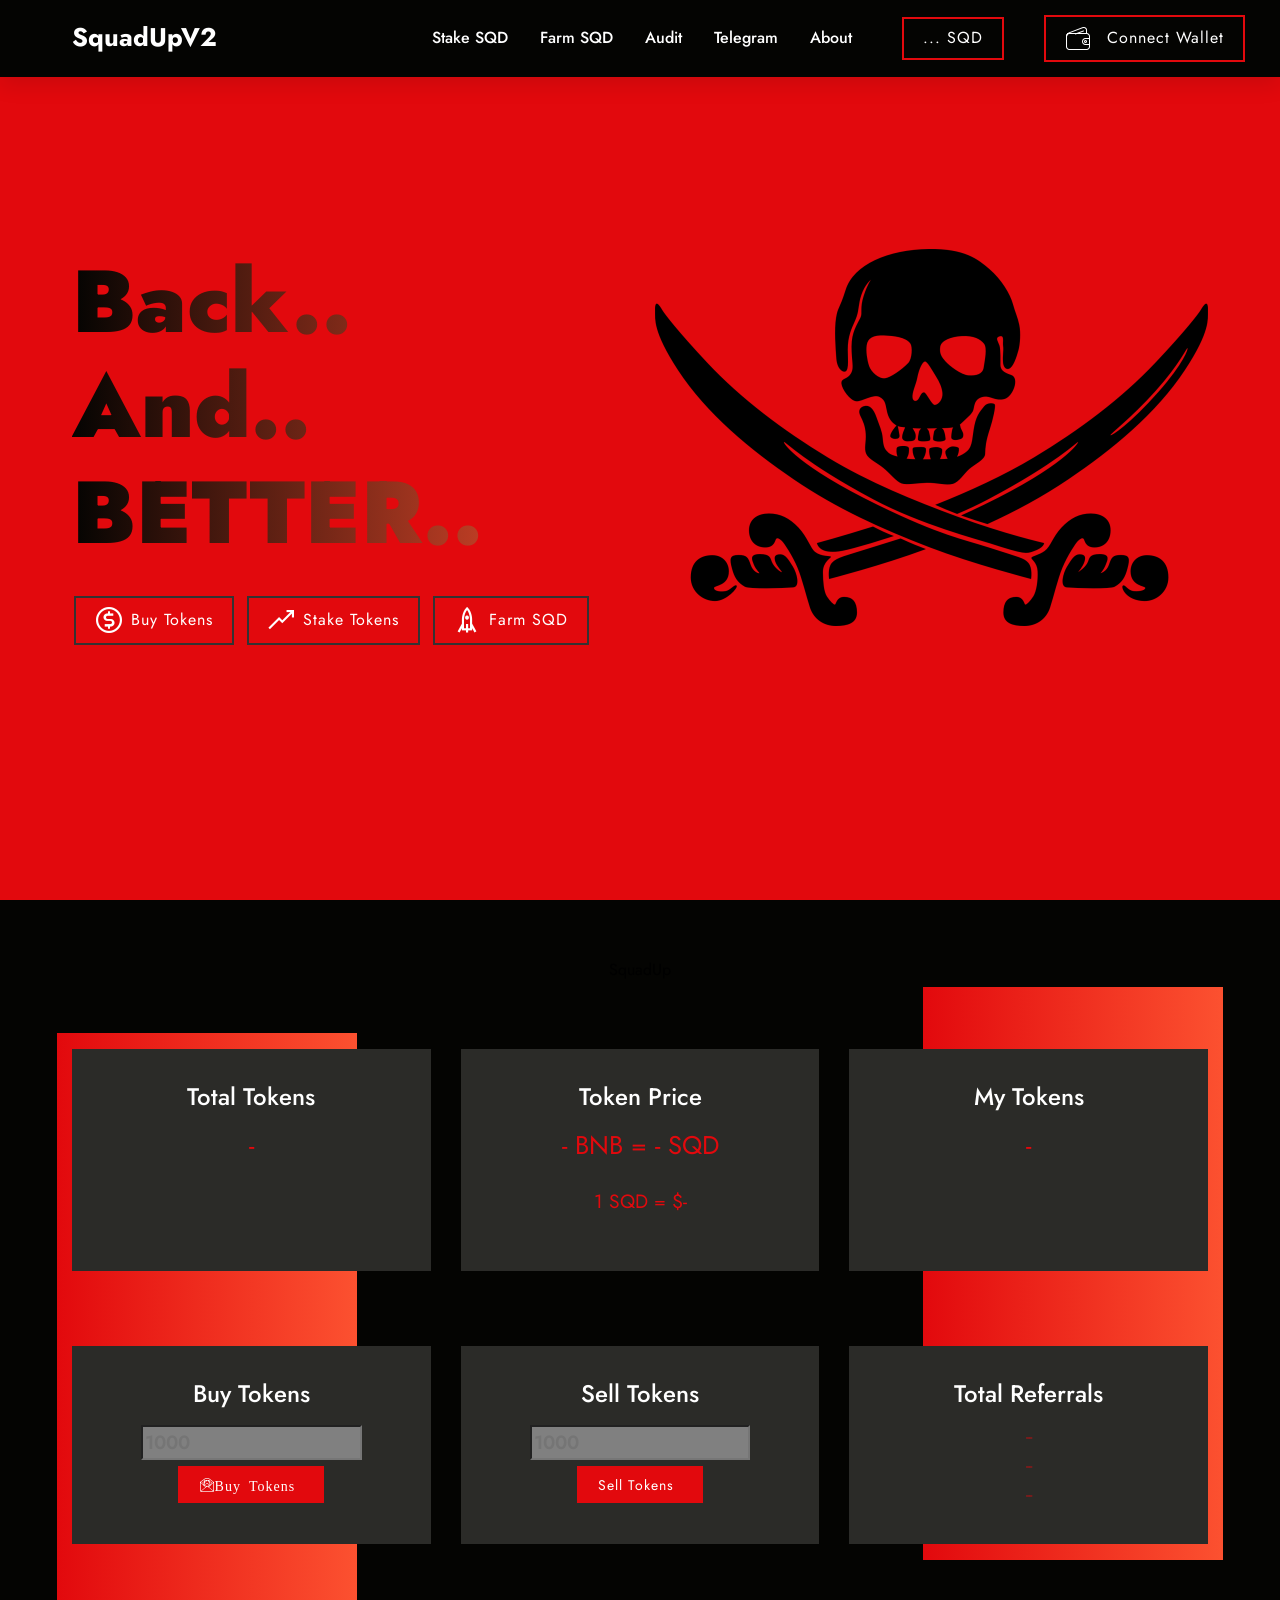
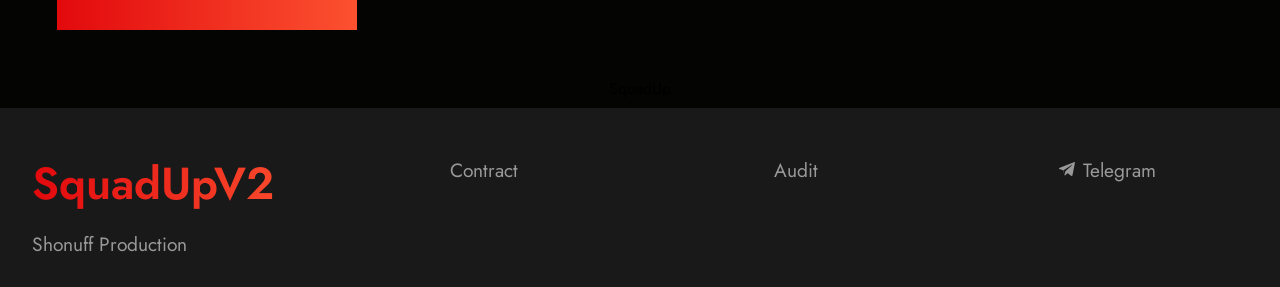
<file: index.html>
<!DOCTYPE html>
<html  >
<head>
  
  <meta charset="UTF-8">
  <meta http-equiv="X-UA-Compatible" content="IE=edge">
  
  <meta name="viewport" content="width=device-width, initial-scale=1, minimum-scale=1">
  <link rel="shortcut icon" href="assets/images/logo6.png" type="image/x-icon">
  <meta name="description" content="Get Squad Tokens Here">
  
  
    <title>Buy SQD Tokens</title>
    <link rel="stylesheet" href="assets/web/assets/mobirise-icons2/mobirise2.css">
    <link rel="stylesheet" href="assets/web/assets/mobirise-icons/mobirise-icons.css">
    <link rel="stylesheet" href="assets/bootstrap-material-design-font/css/material.css">
    <link rel="stylesheet" href="assets/font-awesome/css/font-awesome.css">
    <link rel="stylesheet" href="assets/icon54/style.css">
    <link rel="stylesheet" href="assets/icons-mind/style.css">
    <link rel="stylesheet" href="assets/icon54-v4/style.css">
    <link rel="stylesheet" href="assets/tether/tether.min.css">
    <link rel="stylesheet" href="assets/bootstrap/css/bootstrap.min.css">
    <link rel="stylesheet" href="assets/bootstrap/css/bootstrap-grid.min.css">
    <link rel="stylesheet" href="assets/bootstrap/css/bootstrap-reboot.min.css">
    <link rel="stylesheet" href="assets/dropdown/css/style.css">
    <link rel="stylesheet" href="assets/socicon/css/styles.css">
    <link rel="stylesheet" href="assets/theme/css/style.css">
    <link rel="preload" as="style" href="assets/mobirise/css/mbr-additional.css">
    <link rel="stylesheet" href="assets/mobirise/css/mbr-additional.css" type="text/css">
	
</head>
<body>
  
  <section class="menu cid-s1YLZwONfz" once="menu" id="menu1-1">
    
    <nav class="navbar navbar-dropdown navbar-fixed-top navbar-expand-lg">
        <div class="container">
            <div class="navbar-brand">
                
                <span class="navbar-caption-wrap"><a class="navbar-caption text-white text-primary display-5" href="index.html">SquadUpV2</a></span>
            </div>
            <button class="navbar-toggler" type="button" data-toggle="collapse" data-target="#navbarSupportedContent" aria-controls="navbarNavAltMarkup" aria-expanded="false" aria-label="Toggle navigation">
                <div class="hamburger">
                    <span></span>
                    <span></span>
                    <span></span>
                    <span></span>
                </div>
            </button>
            <div class="collapse navbar-collapse" id="navbarSupportedContent">
                <ul class="navbar-nav nav-dropdown" data-app-modern-menu="true">
                    <li class="nav-item"><a class="nav-link link text-white text-primary display-4" href="Stake.html">Stake SQD</a>
                    <li class="nav-item"><a class="nav-link link text-white text-primary display-4" href="farm.html">Farm SQD</a>
                        <li class="nav-item"><a class="nav-link link text-white display-4" href="HazeSecurity_SquadUpV2.pdf">Audit</a></li>
                    <li class="nav-item"><a class="nav-link link text-white text-primary display-4" href="https://t.me/SquadUpTeam" target="_blank">Telegram</a></li><li class="nav-item"><a class="nav-link link text-white text-primary display-4" href="About.html" target="_blank">About</a></li></ul>
                    <div class="navbar-buttons mbr-section-btn"><a id="user-tokens"class="btn btn-sm btn-primary-outline display-4" href="#"><span
                        class="mbr-section-text align-center mbr-regular pb-2 mbr-fonts-style display-5"></span>... SQD</a></div>    
                    <div class="navbar-buttons mbr-section-btn">
                        <a id="btn-connect"class="btn btn-sm btn-primary-outline display-4">
                            <span id="metamaskConnection" class="icon54-v1-wallet-3 mbr-iconfont mbr-iconfont-btn user-address"></span>Connect Wallet</a>
                    </div>
            </div>
        </div>
    </nav>
</section>

<section class="header2 cid-s1YLYYtmhw mbr-fullscreen" id="header2-0">
    
    
    <div class="container align-left">
        <div class="row justify-content-center">
            <div class="mbr-white col-md-12 my-auto md-pb col-lg-6">

                
                <h1 class="mbr-section-title mbr-white pb-3 mbr-fonts-style display-1"><strong>Back..</strong><br><strong> And..</strong><br><strong>BETTER..</strong></h1>
                
                <div class="mbr-section-btn"><a class="btn btn-sm btn-black-outline display-4" href="index.html#features3-0"><span class="mobi-mbri mobi-mbri-cash mbr-iconfont mbr-iconfont-btn"></span>Buy Tokens</a> <a class="btn btn-sm btn-black-outline display-4" href="Stake.html"><span class="mobi-mbri mobi-mbri-growing-chart mbr-iconfont mbr-iconfont-btn"></span>Stake Tokens</a><a class="btn btn-sm btn-black-outline display-4" href="farm.html"><span class="mobi-mbri mobi-mbri-rocket mbr-iconfont mbr-iconfont-btn"></span>Farm SQD</a></div>

            </div>

            <div class="card col-12 img-col col-md-12 col-lg-6">
                <img src="assets/images/mbr-1106x754.png" alt="">

            </div>



        </div>
    </div>
</section>

<section class="features3 cid-stFePssvbn mbr-section-text align-center mbr-regular pb-2 mbr-fonts-style display-4">SquadUp

</section>

<section class="features3 cid-stFePssvbn" id="features3-0">

    

    
    <div class="container mbr-white">
        <div class="row justify-content-center">

            <div class="card md-pb first col-12 col-md-3 col-lg-4">
                <div class="card-wrapper align-center">
                    <div class="card-box align-center">

                        <h4 class="mbr-section-title pb-2 mbr-semibold mbr-fonts-style display-6">Total Tokens</h4>
                        <p class="mbr-section-text align-center mbr-regular pb-2 mbr-fonts-style display-5 total-tokens">
                            -</p>
                    </div>
                  
                </div>
            </div>

            <div class="card md-pb col-12 col-md-6 col-lg-4">
                <div class="card-wrapper align-center">
                    <div class="card-box align-center">

                        <h4 class="mbr-section-title pb-2 mbr-semibold mbr-fonts-style display-6">Token Price</h4>
                        <p class="mbr-section-text align-center mbr-regular pb-2 mbr-fonts-style display-5 token-buy-price">
                            - BNB = - SQD</p>
						<p class="mbr-section-text align-center mbr-regular pb-2 mbr-fonts-style display-7 sqdUsdValue">1 SQD = $-</p>
                    </div>
                  
                </div>
            </div>

            <div class="card last col-12 col-md-6 col-lg-4">
                <div class="card-wrapper align-center">
                    <div class="card-box align-center">

                        <h4 class="mbr-section-title pb-2 mbr-semibold mbr-fonts-style display-6">My Tokens</h4>
                        <p class="mbr-section-text align-center mbr-regular pb-2 mbr-fonts-style display-5 user-tokens">
                            -</p>
                    </div>
                    
                </div>
            </div>

        </div>
    </div>
</section>

<section class="features3 cid-s1YM3FtOOn" id="features3-3">

    

    
    <div class="container mbr-white">
        <div class="row justify-content-center">

            <div class="card md-pb first col-12 col-md-6 col-lg-4">
                <div class="card-wrapper align-center">
                    <div class="card-box align-center">

                        <h4 class="mbr-section-title pb-2 mbr-semibold mbr-fonts-style display-6">Buy Tokens</h4>
                        <input  placeholder="1000" type="number" class="buy-token-input item-text mbr-bold mbr-white mbr-fonts-style display-7"
							style="color: black;height: 35px;width: 75%;background-color:#808080", class="btn btn-sm btn-primary display-4" oninput="getBuyOutput()">
                    </div>
					<a onclick="buyToken()" class="btn btn-sm btn-primary display-3">
						<span class="buy-button-text imind-mail-money mbr-iconfont mbr-iconfont-btn">Buy Tokens</span>
					</a>
                  
                </div>
            </div>

            <div class="card md-pb col-12 col-md-6 col-lg-4">
                <div class="card-wrapper align-center">
                    <div class="card-box align-center">

                        <h4 class="mbr-section-title pb-2 mbr-semibold mbr-fonts-style display-6">Sell Tokens</h4>
                        <input  placeholder="1000" type="number" class="sell-token-input item-text mbr-bold mbr-white mbr-fonts-style display-7"
							style="color: black;height: 35px;width: 75%;background-color:#808080", class="btn btn-sm btn-primary display-4" oninput="getSellOutput()">
                    </div>
					<a onclick="sellToken()" class="btn btn-sm btn-primary display-3 sell-button">
						<span class="sell-button-text dimind-mail-money mbr-iconfont mbr-iconfont-btn">Sell Tokens</span>
					</a>
                  
                </div>
            </div>



            <div class="card last col-12 col-md-6 col-lg-4">
                <div class="card-wrapper align-center">
                    <div class="card-box align-center">

                        <h4 class="mbr-section-title pb-2 mbr-semibold mbr-fonts-style display-6">Total Referrals</h4>
                        <p class="mbr-section-text align-center mbr-fonts-style ref-count" style="margin-bottom: 0px; padding-bottom: 5px;">--</p>
						<p class="mbr-section-text align-center mbr-fonts-style ref-count" style="margin-bottom: 0px; padding-bottom: 5px;">--</p>
						<p class="mbr-section-text align-center mbr-fonts-style ref-count" style="margin-bottom: 0px; padding-bottom: 5px;">--</p>
                    </div>
                    
                </div>
            </div>




        </div>
    </div>
</section>
<section class="features3 cid-stFePssvbn mbr-section-text align-center mbr-regular pb-2 mbr-fonts-style display-4">SquadUp

</section>
<section class="footer2 cid-s1YMdWQfw7" once="footers" id="footer2-7">
    
    
    <div class="container">
        <div class="row align-left">
            <div class="col-md-6 col-lg-3">
                <h3 class="title pb-2 align-left mbr-bold mbr-fonts-style display-2">SquadUpV2</h3>
                <p class="mbr-text align-left mbr-white mbr-regular mbr-fonts-style display-7">Shonuff Production<br></p>
                <div class="socicon-wrap">
                    
                    
                    
                    
                </div>
            </div>
            <div class="col-md-6 col-lg-3">
                <div class="align-wrap">
                    <div class="item mbr-flex">
                        <div class="icons-wrap pb-2">
                            <li><a class="icon-title mbr-regular mbr-fonts-style display-7" href="https://bscscan.com/address/0x96cd527581392BCcD79ab9494D96e003413751BA">
                                Contract</a></li>
                        </div>
                    </div>
                    <div class="item-wrap">
                        
                    </div>
                    <div class="item-wrap">
                        
                    </div>
                    <div class="item-wrap">
                        
                    </div>
                    <div class="item-wrap">
                        
                    </div>
                </div>
            </div>
            <div class="col-md-6 col-lg-3">
                <div class="align-wrap">
                    <div class="item mbr-flex">
                        <div class="icons-wrap pb-2">
                            <li><a class="icon-title mbr-regular mbr-fonts-style display-7" href="https://squadupv2.com/HazeSecurity_SquadUpV2.pdf">
                                Audit</a></li>
                        </div>
                    </div>
                    <div class="item-wrap">
                        
                    </div>
                    <div class="item-wrap">
                        
                    </div>
                    <div class="item-wrap">
                        
                    </div>
                    <div class="item-wrap">
                        
                    </div>
                </div>
            </div>
            <div class="col-md-6 align-center col-lg-3">

                <div class="list-items pb-4">
                    <div class="item mbr-flex">
                        <a href="https://t.me/SquadUpTeam" target="_blank"><span class="item-icon socicon-telegram socicon"></span></a>
                        <p class="item-text mbr-regular mbr-white mbr-fonts-style display-7">Telegram</p>
                    </div>
    
                </div>
                
            </div>
        </div>
    </div>
</section>

<script src="./js/jquery-3.3.1.min.js"></script>
<script type="text/javascript" src="assets/js/web3modal@1.9.0-index.js"></script>
<script type="text/javascript" src="assets/js/evm-chains@0.2.0-index.min.js"></script>
<script type="text/javascript" src="assets/js/@walletconnect-index.min.js"></script>
<script type="text/javascript" src="assets/js/fortmatic@2.0.6-fortmatic.js"></script>
<script src="./js/connector.js"></script>
<script src="./js/web3.min.js"></script>
<script src="./js/index.js"></script>
<script src="./js/core.js"></script>
<script src="assets/bootstrap/js/bootstrap.min.js"></script>


</body>
</html>
</file>
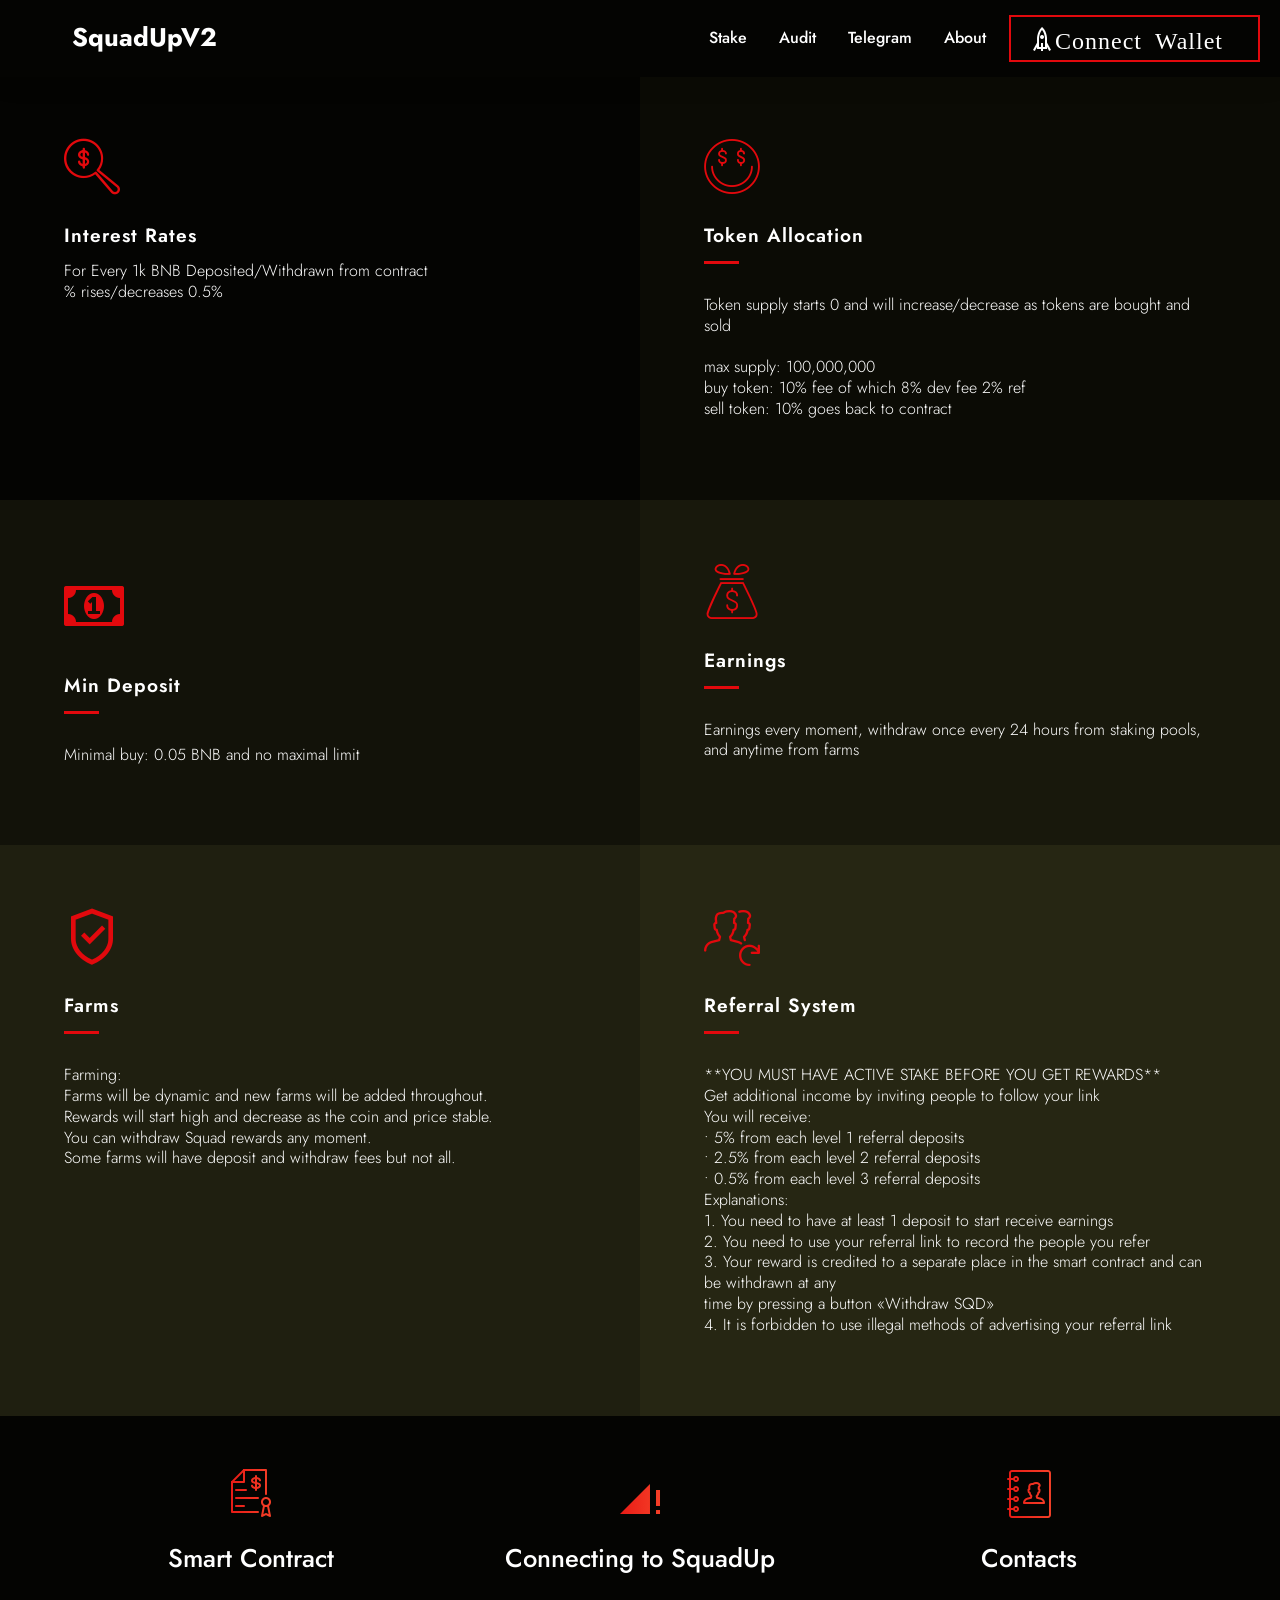
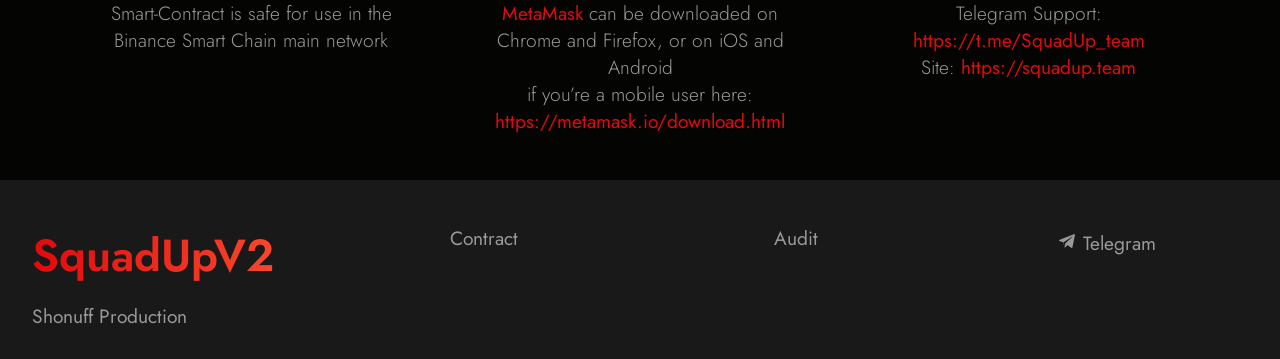
<file: About.html>
<!DOCTYPE html>
<html  >
<head>
  
  <meta charset="UTF-8">
  <meta http-equiv="X-UA-Compatible" content="IE=edge">
  
  <meta name="viewport" content="width=device-width, initial-scale=1, minimum-scale=1">
  <link rel="shortcut icon" href="assets/images/logo6.png" type="image/x-icon">
  <meta name="description" content="How to use Squad Up Contract">
  
  
  <title>About</title>
  <link rel="stylesheet" href="assets/web/assets/mobirise-icons2/mobirise2.css">
  <link rel="stylesheet" href="assets/web/assets/mobirise-icons/mobirise-icons.css">
  <link rel="stylesheet" href="assets/font-awesome/css/font-awesome.css">
  <link rel="stylesheet" href="assets/icon54/style.css">
  <link rel="stylesheet" href="assets/icon54-v4/style.css">
  <link rel="stylesheet" href="assets/icons-mind/style.css">
  <link rel="stylesheet" href="assets/bootstrap-material-design-font/css/material.css">
  <link rel="stylesheet" href="assets/icon54-v3/style.css">
  <link rel="stylesheet" href="assets/tether/tether.min.css">
  <link rel="stylesheet" href="assets/bootstrap/css/bootstrap.min.css">
  <link rel="stylesheet" href="assets/bootstrap/css/bootstrap-grid.min.css">
  <link rel="stylesheet" href="assets/bootstrap/css/bootstrap-reboot.min.css">
  <link rel="stylesheet" href="assets/dropdown/css/style.css">
  <link rel="stylesheet" href="assets/socicon/css/styles.css">
  <link rel="stylesheet" href="assets/theme/css/style.css">
  <link rel="preload" as="style" href="assets/mobirise/css/mbr-additional.css"><link rel="stylesheet" href="assets/mobirise/css/mbr-additional.css" type="text/css">
  
  
  
  

</head>
<body>
  
  <section class="menu cid-s1YLZwONfz" once="menu" id="menu1-i">
    
    <nav class="navbar navbar-dropdown navbar-fixed-top navbar-expand-lg">
        <div class="container">
            <div class="navbar-brand">
                
                <span class="navbar-caption-wrap"><a class="navbar-caption text-white text-primary display-5" href="index.html">SquadUpV2</a></span>
            </div>
            <button class="navbar-toggler" type="button" data-toggle="collapse" data-target="#navbarSupportedContent" aria-controls="navbarNavAltMarkup" aria-expanded="false" aria-label="Toggle navigation">
                <div class="hamburger">
                    <span></span>
                    <span></span>
                    <span></span>
                    <span></span>
                </div>
            </button>
            <div class="collapse navbar-collapse" id="navbarSupportedContent">
                <ul class="navbar-nav nav-dropdown" data-app-modern-menu="true"><li class="nav-item"><a class="nav-link link text-white text-primary display-4" href="Stake.html">Stake</a>
                    </li><li class="nav-item"><a class="nav-link link text-white display-4" href="#">Audit</a></li>
                    <li class="nav-item"><a class="nav-link link text-white text-primary display-4" href="https://t.me/SquadUpTeam" target="_blank">Telegram</a></li><li class="nav-item"><a class="nav-link link text-white text-primary display-4" href="About.html" target="_blank">About</a></li></ul>
                
                <div class="navbar-buttons mbr-section-btn"><a class="btn btn-sm btn-primary-outline display-4" href="#"><span class="mobi-mbri mobi-mbri-rocket mbr-iconfont mbr-iconfont-btn">Connect Wallet</span></a></div>
            </div>
        </div>
    </nav>
</section>

<section class="extFeatures cid-su5QkILfak" id="extFeatures11-k">

    

    
    <div class="container-fluid">
        <div class="row justify-content-center">
            <div class="card p-3 col-12 col-md-6 col-lg-2">
                <div class="card-wrapper card1 align-left">
                    <div class="card-ico pb-4">
                        <span class="mbr-iconfont card-icon icon54-v1-search-money"></span>
                    </div>
                    <div class="card-box">
                        <h4 class="card-title mbr-white mbr-fonts-style display-7">Interest Rates</h4>
                        
                        <p class="mbr-text mbr-white mbr-fonts-style display-4">For Every 1k BNB Deposited/Withdrawn from contract<br>% rises/decreases 0.5%</p>
                        
                    </div>
                </div>
            </div>

            <div class="card p-3 col-12 col-md-6 col-lg-2">
                <div class="card-wrapper card2 align-left">
                    <div class="card-ico pb-4 align-left">
                        <span class="mbr-iconfont card-icon imind-money-smiley"></span>
                    </div>
                    <div class="card-box">
                        <h4 class="card-title mbr-white mbr-fonts-style display-7">Token Allocation</h4>
                        <div class="line-wrap">
                            <div class="line"></div>
                        </div>
                        <p class="mbr-text mbr-white mbr-fonts-style display-4">Token supply starts 0 and will increase/decrease as tokens are bought and sold<br><br>
                          max supply: 100,000,000<br>
buy token: 10% fee of which 8% dev fee 2% ref<br>
sell token: 10% goes back to contract

                        </p>
                        
                    </div>
                </div>
            </div>

            <div class="card p-3 col-12 col-md-6 col-lg-2">
                <div class="card-wrapper card3 align-left">
                    <div class="card-ico pb-4 align-left">
                        <span class="mbr-iconfont card-icon fa-money fa"></span>
                    </div>
                    <div class="card-box">
                        <h4 class="card-title mbr-white mbr-fonts-style display-7">Min Deposit</h4>
                        <div class="line-wrap">
                            <div class="line"></div>
                        </div>
                        <p class="mbr-text mbr-white mbr-fonts-style display-4">
                            Minimal buy: 0.05 BNB and no maximal limit

                        </p>
                        
                    </div>
                </div>
            </div>

            <div class="card p-3 col-12 col-md-6 col-lg-2">
                <div class="card-wrapper card4 align-left">
                    <div class="card-ico pb-4 align-left">
                        <span class="mbr-iconfont card-icon imind-money-bag"></span>
                    </div>
                    <div class="card-box">
                        <h4 class="card-title mbr-white mbr-fonts-style display-7">Earnings</h4>
                        <div class="line-wrap">
                            <div class="line"></div>
                        </div>
                        <p class="mbr-text mbr-white mbr-fonts-style display-4">Earnings every moment, withdraw once every 24 hours from staking pools,
<br>and anytime from farms
</p>
                        
                    </div>
                </div>
            </div>

            <div class="card p-3 col-12 col-md-6 col-lg-2">
                <div class="card-wrapper card5 align-left">
                    <div class="card-ico pb-4 align-left">
                        <span class="mbr-iconfont card-icon mobi-mbri-protect mobi-mbri"></span>
                    </div>
                    <div class="card-box">
                        <h4 class="card-title mbr-white mbr-fonts-style display-7">Farms</h4>
                        <div class="line-wrap">
                            <div class="line"></div>
                        </div>
                        <p class="mbr-text mbr-white mbr-fonts-style display-4">Farming:
<br>Farms will be dynamic and new farms will be added throughout.
<br>Rewards will start high and decrease as the coin and price stable.
<br>You can withdraw Squad rewards any moment.
<br>Some farms will have deposit and withdraw fees but not all.
</p>
                        
                    </div>
                </div>
            </div>

            <div class="card p-3 col-12 col-md-6 col-lg-2">
                <div class="card-wrapper card6 align-left">
                    <div class="card-ico pb-4 align-left">
                        <span class="mbr-iconfont card-icon icon54-v4-refresh-users"></span>
                    </div>
                    <div class="card-box">
                        <h4 class="card-title mbr-white mbr-fonts-style display-7">Referral System
</h4>
                        <div class="line-wrap">
                            <div class="line"></div>
                        </div>
                        <p class="mbr-text mbr-white mbr-fonts-style display-4">**YOU MUST HAVE ACTIVE STAKE BEFORE YOU GET REWARDS**<br>Get additional income by inviting people to follow your link
<br>You will receive:
<br>• 5% from each level 1 referral deposits
<br>• 2.5% from each level 2 referral deposits
<br>• 0.5% from each level 3 referral deposits
<br>Explanations:
<br>1. You need to have at least 1 deposit to start receive earnings
<br>2. You need to use your referral link to record the people you refer
<br>3. Your reward is credited to a separate place in the smart contract and can be withdrawn at any
<br>time by pressing a button «Withdraw SQD»
<br>4. It is forbidden to use illegal methods of advertising your referral link</p>
                        
                    </div>
                </div>
            </div>

        </div>
    </div>
</section>

<section class="features1 solutionm4_features1 cid-su5QlZRCq7" id="features1-l">
    
    
    <div class="container">
        <div class="row align-center justify-content-center">
            
            <div class="card md-pb col-12 col-md-6 col-lg-4">
                <div class="card-wrapper">
                    <span class="mbr-iconfont icon54-v1-contract-2"></span>
                    <div class="card-box">
                        <h5 class="card-title mbr-semibold pb-2 mbr-white mbr-fonts-style display-5">Smart Contract</h5>
                        <p class="card-text mbr-light pt-1 mbr-white mbr-fonts-style display-7">Smart-Contract is safe for use in the Binance Smart Chain main network</p>
                    </div>
                </div>
            </div>
            <div class="card md-pb col-12 col-md-6 col-lg-4">
                <div class="card-wrapper">
                    <span class="mbr-iconfont mdi-device-signal-cellular-connected-no-internet-3-bar"></span>
                    <div class="card-box">
                        <h5 class="card-title mbr-semibold pb-2 mbr-white mbr-fonts-style display-5">Connecting to SquadUp</h5>
                        <p class="card-text mbr-light pt-1 mbr-white mbr-fonts-style display-7"><a href="https://chrome.google.com/webstore/detail/metamask/nkbihfbeogaeaoehlefnkodbefgpgknn?hl=en" class="text-primary" target="_blank">MetaMask </a>can be downloaded on Chrome and Firefox, or on iOS and Android
<br>if you’re a mobile user here: <a href="https://metamask.io/download.html" class="text-primary" target="_blank">https://metamask.io/download.html</a></p>
                    </div>
                </div>
            </div>
            <div class="card col-12 col-md-6 col-lg-4">
                <div class="card-wrapper">
                    <span class="mbr-iconfont icon54-v3-contact-note-book"></span>
                    <div class="card-box">
                        <h5 class="card-title mbr-semibold pb-2 mbr-white mbr-fonts-style display-5">Contacts</h5>
                        <p class="card-text mbr-light pt-1 mbr-white mbr-fonts-style display-7">Telegram Support: <a href="https://t.me/SquadUp_team" class="text-primary" target="_blank">https://t.me/SquadUp_team</a><br>Site: <a href="https://squadup.team" class="text-primary">https://squadup.team</a></p>
                    </div>
                </div>
            </div>
        </div>
    </div>
</section>

<section class="footer2 cid-s1YMdWQfw7" once="footers" id="footer2-j">
    
    
    <div class="container">
        <div class="row align-left">
            <div class="col-md-6 col-lg-3">
                <h3 class="title pb-2 align-left mbr-bold mbr-fonts-style display-2">SquadUpV2</h3>
                <p class="mbr-text align-left mbr-white mbr-regular mbr-fonts-style display-7">Shonuff Production<br></p>
                <div class="socicon-wrap">
                    
                    
                    
                    
                </div>
            </div>
            <div class="col-md-6 col-lg-3">
                <div class="align-wrap">
                    <div class="item-wrap">
                        <div class="icons-wrap pb-2">
                            <p class="icon-title mbr-regular mbr-fonts-style display-7">
                                Contract<br></p>
                        </div>
                    </div>
                    <div class="item-wrap">
                        
                    </div>
                    <div class="item-wrap">
                        
                    </div>
                    <div class="item-wrap">
                        
                    </div>
                    <div class="item-wrap">
                        
                    </div>
                </div>
            </div>
            <div class="col-md-6 col-lg-3">
                <div class="align-wrap">
                    <div class="item-wrap">
                        <div class="icons-wrap pb-2">

                            <p class="icon-title mbr-regular mbr-fonts-style display-7">
                                Audit<br></p>
                        </div>
                    </div>
                    <div class="item-wrap">
                        
                    </div>
                    <div class="item-wrap">
                        
                    </div>
                    <div class="item-wrap">
                        
                    </div>
                    <div class="item-wrap">
                        
                    </div>
                </div>
            </div>
            <div class="col-md-6 align-center col-lg-3">

                <div class="list-items pb-4">
                    <div class="item mbr-flex">
                        <a href="https://t.me/SquadUpTeam" target="_blank"><span class="item-icon socicon-telegram socicon"></span></a>
                        <p class="item-text mbr-regular mbr-white mbr-fonts-style display-7">Telegram</p>
                    </div>

                    

                    

                    

                    
                </div>
                
            </div>
        </div>
    </div>
</section>


<script src="assets/web/assets/jquery/jquery.min.js"></script>
  <script src="assets/popper/popper.min.js"></script>
  <script src="assets/tether/tether.min.js"></script>
  <script src="assets/bootstrap/js/bootstrap.min.js"></script>
  <script src="assets/smoothscroll/smooth-scroll.js"></script>
  <script src="assets/dropdown/js/nav-dropdown.js"></script>
  <script src="assets/dropdown/js/navbar-dropdown.js"></script>
  <script src="assets/touchswipe/jquery.touch-swipe.min.js"></script>
  <script src="assets/theme/js/script.js"></script>
  
  
  

</body>
</html>
</file>
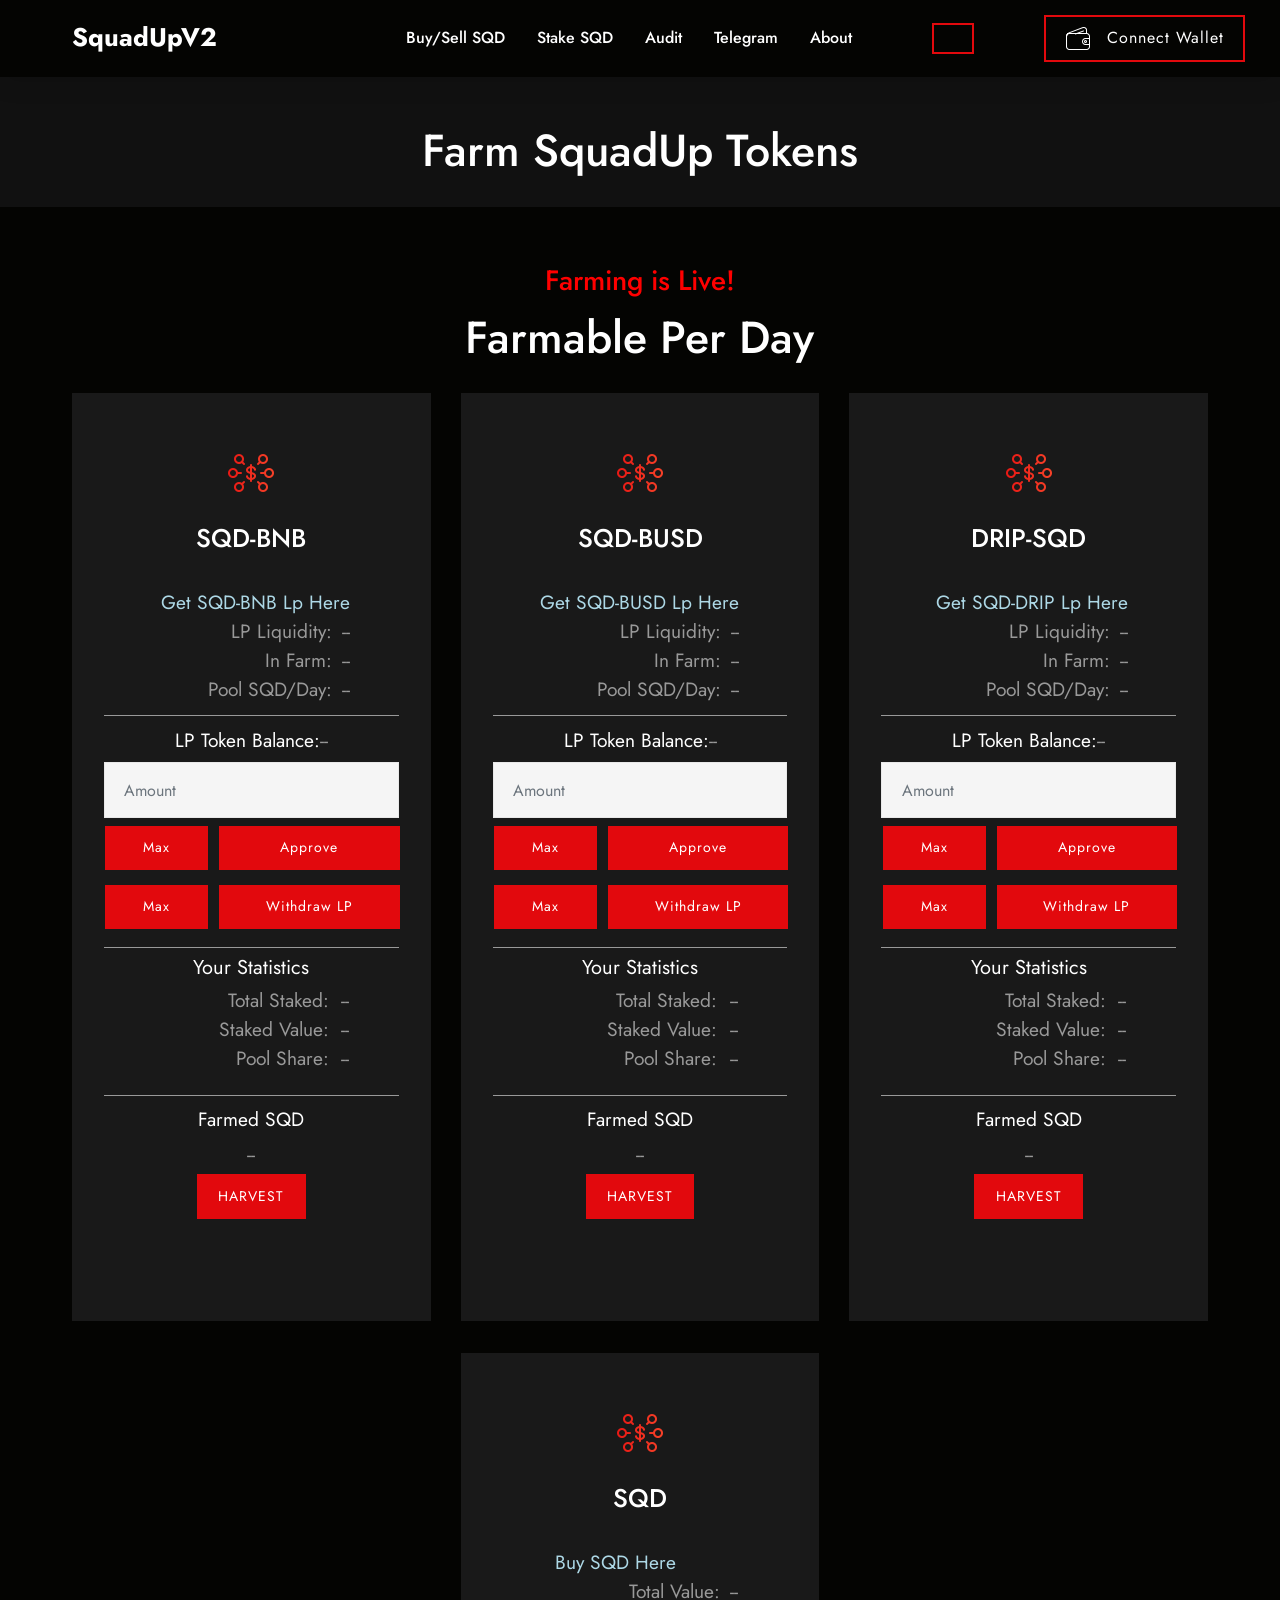
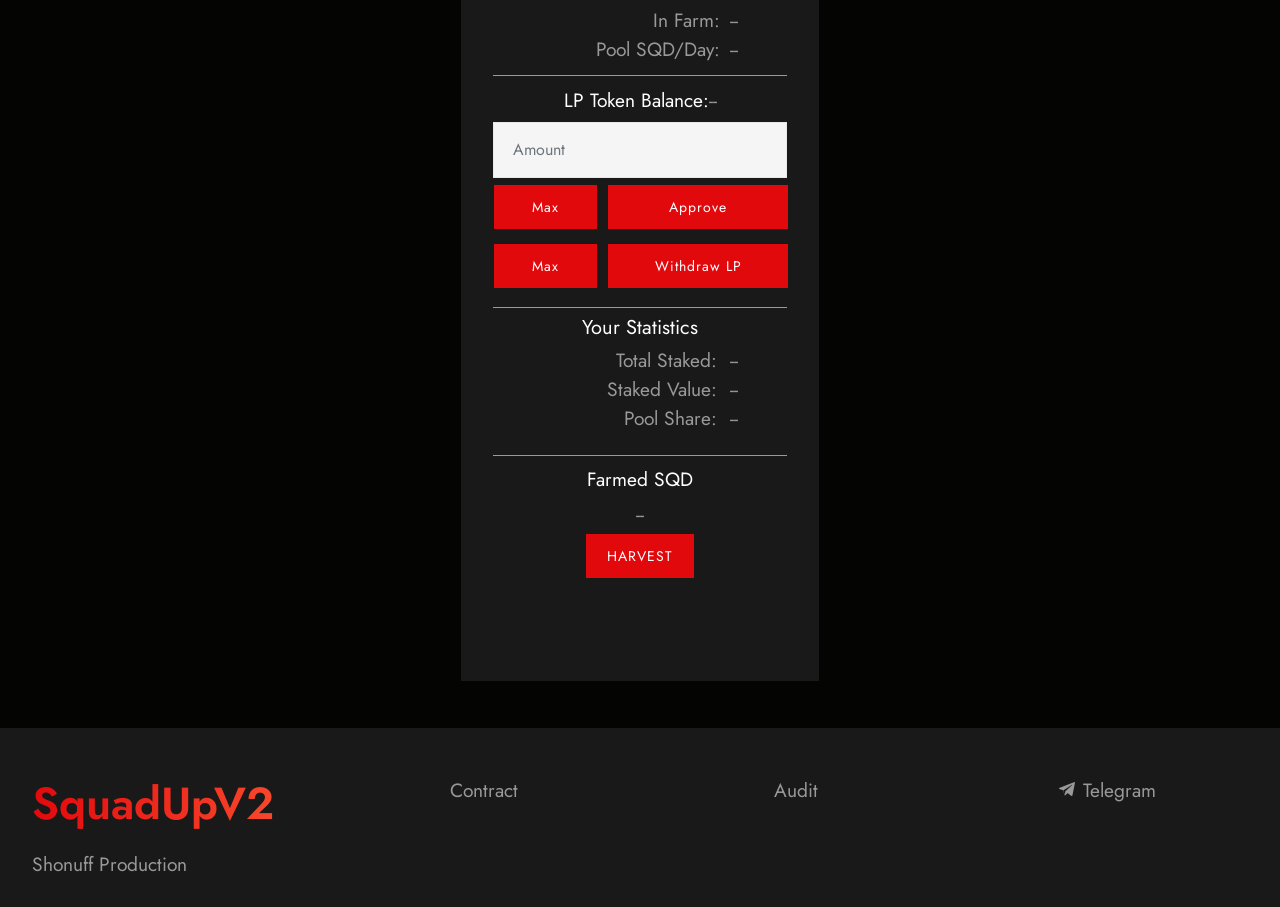
<file: farm.html>
<!DOCTYPE html>
<html  >
<head>
  
    <meta charset="UTF-8">
    <meta http-equiv="X-UA-Compatible" content="IE=edge">

    <meta name="viewport" content="width=device-width, initial-scale=1, minimum-scale=1">
    <link rel="shortcut icon" href="assets/images/logo6.png" type="image/x-icon">
    <meta name="description" content="SquadUp Farming Page">


    <title>Farm SQD Tokens</title>
    <link rel="stylesheet" href="assets/web/assets/mobirise-icons2/mobirise2.css">
    <link rel="stylesheet" href="assets/web/assets/mobirise-icons/mobirise-icons.css">
    <link rel="stylesheet" href="assets/bootstrap-material-design-font/css/material.css">
    <link rel="stylesheet" href="assets/font-awesome/css/font-awesome.css">
    <link rel="stylesheet" href="assets/icon54/style.css">
    <link rel="stylesheet" href="assets/icons-mind/style.css">
    <link rel="stylesheet" href="assets/icon54-v4/style.css">
    <link rel="stylesheet" href="assets/tether/tether.min.css">
    <link rel="stylesheet" href="assets/bootstrap/css/bootstrap.min.css">
    <link rel="stylesheet" href="assets/bootstrap/css/bootstrap-grid.min.css">
    <link rel="stylesheet" href="assets/bootstrap/css/bootstrap-reboot.min.css">
    <link rel="stylesheet" href="assets/dropdown/css/style.css">
    <link rel="stylesheet" href="assets/socicon/css/styles.css">
    <link rel="stylesheet" href="assets/theme/css/style.css">
    <link rel="preload" as="style" href="assets/mobirise/css/mbr-additional.css">
    <link rel="stylesheet" href="assets/mobirise/css/mbr-additional.css" type="text/css">
	
</head>
<body>
  
 <section class="menu cid-su5OhMeRdv" once="menu" id="menu1-7">
    
    <nav class="navbar navbar-dropdown navbar-fixed-top navbar-expand-lg">
        <div class="container">
            <div class="navbar-brand">
                
                <span class="navbar-caption-wrap"><a class="navbar-caption text-white text-primary display-5" href="index.html">SquadUpV2</a></span>
            </div>
            <button class="navbar-toggler" type="button" data-toggle="collapse" data-target="#navbarSupportedContent" aria-controls="navbarNavAltMarkup" aria-expanded="false" aria-label="Toggle navigation">
                <div class="hamburger">
                    <span></span>
                    <span></span>
                    <span></span>
                    <span></span>
                </div>
            </button>
            <div class="collapse navbar-collapse" id="navbarSupportedContent">
                <ul class="navbar-nav nav-dropdown" data-app-modern-menu="true">
                    <li class="nav-item"><a class="nav-link link text-white text-primary display-4" href="index.html#features3-0">Buy/Sell SQD</a></li>
                    <li class="nav-item"><a class="nav-link link text-white text-primary display-4" href="Stake.html">Stake SQD</a>
                    <li class="nav-item"><a class="nav-link link text-white display-4" href="#">Audit</a></li>
                    <li class="nav-item"><a class="nav-link link text-white text-primary display-4" href="https://t.me/SquadUpTeam" target="_blank">Telegram</a></li><li class="nav-item"><a class="nav-link link text-white text-primary display-4" href="About.html" target="_blank">About</a></li></ul>
                    <div class="navbar-buttons mbr-section-btn"><a id="user-tokens"class="btn btn-sm btn-primary-outline display-4" href="#">
                        <span  class="mbr-section-text align-center mbr-regular pb-2 mbr-fonts-style display-4 user-tokens"></span></a></div>
                        <div class="navbar-buttons mbr-section-btn">
                            <a id="btn-connect"class="btn btn-sm btn-primary-outline display-4" href="#"><span 
                            id="metamaskConnection" 
                            class="icon54-v1-wallet-3 mbr-iconfont mbr-iconfont-btn user-address"></span>Connect Wallet</a
                        ></div>
            </div>
        </div>
    </nav>
</section> 

<section class="counters1 counters solutionm4_counter1 cid-su5PFXSVPP" id="counters1-f">
    
    
    <div class="container mbr-white">
        <div class="row justify-content-center">

            <div class="col-lg-8">
                <h2 class="mbr-section-title pb-3 mbr-semibold align-center mbr-fonts-style display-2">Farm SquadUp Tokens</h2>                
            </div>
        </div>          
            
        </div>
    </div>
</section>

<section class="pricing1 solutionm4_pricing1 cid-su5ODYNlpf" id="pricing-table1-d">
    <div class="container">

        <div class="row align-center justify-content-center">
            <div class="col-12 col-md-12 col-lg-8 card-text">
                <h3 style=color:red class="count pb-1 mbr-semibold mbr-fonts-style display-6">Farming is Live!</h3>
                <h3 class="main-title align-center pb-3 mbr-semibold mbr-white mbr-fonts-style display-2 total-sqd-per-day">Farmable Per Day</h3>
            </div>
        </div>


        <div class="row align-center justify-content-center">


<!--------------------------------------------------------------- POOL 0 --------------------------------------------------------------->
            <div class="card md-pb col-12 col-md-6 col-lg-4">
                <div class="card-wrapper">
                    <div class="icon-wrapper">
                        <span class="mbr-iconfont icon54-v1-money-network"></span>
                    </div>
                    <div class="card-box">
                        <h5 class="card-title mbr-semibold pb-2 mbr-white mbr-fonts-style display-5">SQD-BNB </h5>
                        <div class="list-items pb-4">
                            <div class="col-md-12 col-xs-12 item mbr-flex item-list item-text mbr-regular mbr-white mbr-fonts-style display-7">
                                <table style="width: 250px;">
                                    <tr>
                                        <td style="text-align: right;" colspan="2">
                                            <a style="color: lightblue;" 
                                                href="https://pancakeswap.finance/add/0x96cd527581392BCcD79ab9494D96e003413751BA/BNB" target="_blank"> 
                                                Get SQD-BNB Lp Here
                                            </a> 
                                        </td>
                                    </tr>
                                    <tr>
                                        <td class="text-right">LP Liquidity: </td>
                                        <td class="text-right total-pool-liq-0"> -- <td>
                                    </tr>
                                    <tr>
                                        <td class="text-right">In Farm: </td>
                                        <td class="text-right pool-liq-0"> -- <td>
                                    </tr>
                                    <tr>
                                        <td class="text-right">Pool SQD/Day: </td>
                                        <td class="text-right sqd-per-day-0"> -- <td>
                                    </tr>
<!--                                     <tr>
                                        <td class="text-right">APY: </td>
                                        <td class="text-right pool-apy-0"> -- <td>
                                    </tr> -->
                                </table>
                            </div>

                            <div class="item mbr-flex  item-list item-text mbr-regular mbr-white mbr-fonts-style display-7">
                                <div class="row">
                                    <div class="col-md-12 col-xs-12">
                                        <label style="color:#ffffff;">LP Token Balance: </label><a class="user-lp-0">--</a>
                                    </div>
                                    <div class="col-md-12 col-xs-9">
                                        <input class="form-control btn-sm amount-input-0 item-text mbr-bold mbr-white mbr-fonts-style display-7" style="height: 35px;" oninput="updateAmount(0);" placeholder="Amount" type="number">
                                    </div><br>
                                    <table class="col-md-12 col-xs-4"><br>
                                        <tr>
                                            <td style="padding-left: 10px;">
                                                <button class="btn btn-primary btn-sm btn-block max-deposit-button-0" onclick="maxDeposit(0)">Max</button>
                                            </td>
                                            <td style="padding-left: 10px; padding-right: 18px;">
                                                <button class="btn btn-primary btn-sm btn-block approve-button-0" onclick="approve(0)">Approve</button>
                                                <button class="btn btn-primary btn-sm btn-block deposit-button-0" style="display: none;" onclick="deposit(0)">Deposit LP</button>
                                            </td>
                                        </tr>
                                        <tr>
                                            <td style="padding-left: 10px;">
                                                <button class="btn btn-primary btn-sm btn-block" onclick="maxWithdraw(0)">Max</button>
                                            </td>
                                            <td style="padding-left: 10px; padding-right: 18px;">
                                                <button class="btn btn-primary btn-sm btn-block" style="text-align: right;" onclick="withdraw(0)">Withdraw LP</button>
                                            <td>
                                        </tr>	
                                    </table>
                                    <!-- <div class="col-md-6 col-xs-6 deposit-button-0"></div> -->
                                </div>
                            </div>
                    
                            <div class="item-list item-text mbr-regular mbr-white mbr-fonts-style display-7" style="padding-top: 10px;"><h5 style="color:#ffffff;">Your Statistics</h5>
								<table style="width: 250px;">
									<tr>
										<td class="text-right">Total Staked: </td>
										<td class="text-right userInfo-amount-0"> -- <td>
									</tr>
									<tr>
										<td class="text-right">Staked Value: </td>
										<td class="text-right userInfo-value-0"> -- <td>
									</tr>
									<tr>
										<td class="text-right">Pool Share: </td>
										<td class="text-right userInfo-share-0"> -- </td>
									</tr>
								</table>
                            </div>
                            <div class="item"></div>
                            <div class="item-list item-list item-text mbr-regular mbr-white mbr-fonts-style display-7" style="padding-top: 10px;">
                                <div class="row pb-4">
                                    <div class="col-md-12 col-xs-12">
                                        <label style="color:#ffffff;">Farmed SQD  </label><br><a class="pending-sqd-0">--</a><br>
                                        <button class="btn btn-primary btn-sm" onclick="harvest(0)">HARVEST</button>
                                    </div>
                                </div>
                            </div>
                        </div>
                    </div>
                </div>
            </div>
<!------------------------------------------------------------- END POOL 0 ------------------------------------------------------------->
<!--------------------------------------------------------------- POOL 1 --------------------------------------------------------------->
            <div class="card md-pb col-12 col-md-6 col-lg-4">
                <div class="card-wrapper">
                    <div class="icon-wrapper">
                        <span class="mbr-iconfont icon54-v1-money-network"></span>
                    </div>
                    <div class="card-box">
                        <h5 class="card-title mbr-semibold pb-2 mbr-white mbr-fonts-style display-5">SQD-BUSD </h5>
                        <div class="list-items pb-4">
                            <div class="col-md-12 col-xs-12 item mbr-flex item-list item-text mbr-regular mbr-white mbr-fonts-style display-7">
                                <table style="width: 250px;">
                                    <tr>
                                        <td style="text-align: right;" colspan="2">
                                            <a style="color: lightblue;" 
                                                href="https://pancakeswap.finance/add/0x96cd527581392BCcD79ab9494D96e003413751BA/0xe9e7CEA3DedcA5984780Bafc599bD69ADd087D56" target="_blank"> 
                                                Get SQD-BUSD Lp Here
                                            </a> 
                                        </td>
                                    </tr>
                                    <tr>
                                        <td class="text-right">LP Liquidity: </td>
                                        <td class="text-right total-pool-liq-1"> -- <td>
                                    </tr>
                                    <tr>
                                        <td class="text-right">In Farm: </td>
                                        <td class="text-right pool-liq-1"> -- <td>
                                    </tr>
                                    <tr>
                                        <td class="text-right">Pool SQD/Day: </td>
                                        <td class="text-right sqd-per-day-1"> -- <td>
                                    </tr>
<!--                                     <tr>
                                        <td class="text-right">APY: </td>
                                        <td class="text-right pool-apy-1"> -- <td>
                                    </tr> -->
                                </table>
                            </div>

                            <div class="item mbr-flex  item-list item-text mbr-regular mbr-white mbr-fonts-style display-7">
                                <div class="row">
                                    <div class="col-md-12 col-xs-12">
                                        <label style="color:#ffffff;">LP Token Balance: </label><a class="user-lp-1">--</a>
                                    </div>
                                    <div class="col-md-12 col-xs-9">
                                        <input class="form-control btn-sm amount-input-1 item-text mbr-bold mbr-white mbr-fonts-style display-7" style="height: 35px;" oninput="updateAmount(1);" placeholder="Amount" type="number">
                                    </div><br>
                                    <table class="col-md-12 col-xs-4"><br>
                                        <tr>
                                            <td style="padding-left: 10px;">
                                                <button class="btn btn-primary btn-sm btn-block max-deposit-button-1" onclick="maxDeposit(1)">Max</button>
                                            </td>
                                            <td style="padding-left: 10px; padding-right: 18px;">
                                                <button class="btn btn-primary btn-sm btn-block approve-button-1" onclick="approve(1)">Approve</button>
                                                <button class="btn btn-primary btn-sm btn-block deposit-button-1" style="display: none;" onclick="deposit(1)">Deposit LP</button>
                                            </td>
                                        </tr>
                                        <tr>
                                            <td style="padding-left: 10px;">
                                                <button class="btn btn-primary btn-sm btn-block" onclick="maxWithdraw(1)">Max</button>
                                            </td>
                                            <td style="padding-left: 10px; padding-right: 18px;">
                                                <button class="btn btn-primary btn-sm btn-block" style="text-align: right;" onclick="withdraw(1)">Withdraw LP</button>
                                            <td>
                                        </tr>	
                                    </table>
                                    <!-- <div class="col-md-6 col-xs-6 deposit-button-1"></div> -->
                                </div>
                            </div>
                    
                            <div class="item-list item-text mbr-regular mbr-white mbr-fonts-style display-7" style="padding-top: 10px;"><h5 style="color:#ffffff;">Your Statistics</h5>
                                <table style="width: 250px;">
                                    <tr>
                                        <td class="text-right">Total Staked: </td>
                                        <td class="text-right userInfo-amount-1"> -- <td>
                                    </tr>
                                    <tr>
                                        <td class="text-right">Staked Value: </td>
                                        <td class="text-right userInfo-value-1"> -- <td>
                                    </tr>
                                    <tr>
                                        <td class="text-right">Pool Share: </td>
                                        <td class="text-right userInfo-share-1"> -- </td>
                                    </tr>
                                </table>
                            </div>
                            <div class="item"></div>
                            <div class="item-list item-list item-text mbr-regular mbr-white mbr-fonts-style display-7" style="padding-top: 10px;">
                                <div class="row pb-4">
                                    <div class="col-md-12 col-xs-12">
                                        <label style="color:#ffffff;">Farmed SQD  </label><br><a class="pending-sqd-1">--</a><br>
                                        <button class="btn btn-primary btn-sm" onclick="harvest(1)">HARVEST</button>
                                    </div>
                                </div>
                            </div>
                        </div>
                    </div>
                </div>
            </div>
<!------------------------------------------------------------- END POOL 1 ------------------------------------------------------------->
<!--------------------------------------------------------------- POOL 3 --------------------------------------------------------------->
<div class="card md-pb col-22 col-md-6 col-lg-4">
    <div class="card-wrapper">
        <div class="icon-wrapper">
            <span class="mbr-iconfont icon54-v1-money-network"></span>
        </div>
        <div class="card-box">
            <h5 class="card-title mbr-semibold pb-2 mbr-white mbr-fonts-style display-5">DRIP-SQD </h5>
            <div class="list-items pb-4">
                <div class="col-md-12 col-xs-12 item mbr-flex item-list item-text mbr-regular mbr-white mbr-fonts-style display-7">
                    <table style="width: 250px;">
                        <tr>
                            <td style="text-align: right;" colspan="2">
                                <a style="color: lightblue;" 
                                    href="https://pancakeswap.finance/add/0x96cd527581392BCcD79ab9494D96e003413751BA/0x20f663CEa80FaCE82ACDFA3aAE6862d246cE0333" target="_blank"> 
                                    Get SQD-DRIP Lp Here
                                </a> 
                            </td>
                        </tr>
                        <tr>
                            <td class="text-right">LP Liquidity: </td>
                            <td class="text-right total-pool-liq-3"> -- <td>
                        </tr>
                        <tr>
                            <td class="text-right">In Farm: </td>
                            <td class="text-right pool-liq-3"> -- <td>
                        </tr>
                        <tr>
                            <td class="text-right">Pool SQD/Day: </td>
                            <td class="text-right sqd-per-day-3"> -- <td>
                        </tr>
<!--                         <tr>
                            <td class="text-right">APY: </td>
                            <td class="text-right pool-apy-3"> -- <td>
                        </tr> -->
                    </table>
                </div>

                <div class="item mbr-flex item-list item-text mbr-regular mbr-white mbr-fonts-style display-7">
                    <div class="row">
                        <div class="col-md-12 col-xs-12">
                            <label style="color:#ffffff;">LP Token Balance: </label><a class="user-lp-3">--</a>
                        </div>
                        <div class="col-md-12 col-xs-12">
                            <input class="form-control btn-sm amount-input-3 item-text mbr-bold mbr-white mbr-fonts-style display-7" style="height: 35px;" oninput="updateAmount(3);" placeholder="Amount" type="number">
                        </div><br>
                        <table class="col-md-12 col-xs-12"><br>
                            <tr>
                                <td style="padding-left: 10px;">
                                    <button class="btn btn-primary btn-sm btn-block max-deposit-button-3" onclick="maxDeposit(3)">Max</button>
                                </td>
                                <td style="padding-left: 10px; padding-right: 18px;">
                                    <button class="btn btn-primary btn-sm btn-block approve-button-3" onclick="approve(3)">Approve</button>
                                    <button class="btn btn-primary btn-sm btn-block deposit-button-3" style="display: none;" onclick="deposit(3)">Deposit LP</button>
                                </td>
                            </tr>
                            <tr>
                                <td style="padding-left: 10px;">
                                    <button class="btn btn-primary btn-sm btn-block" onclick="maxWithdraw(3)">Max</button>
                                </td>
                                <td style="padding-left: 10px; padding-right: 18px;">
                                    <button class="btn btn-primary btn-sm btn-block" style="text-align: right;" onclick="withdraw(3)">Withdraw LP</button>
                                <td>
                            </tr>	
                        </table>
                        <!-- <div class="col-md-6 col-xs-6 deposit-button-3"></div> -->
                    </div>
                </div>

                <div class="item-list item-text mbr-regular mbr-white mbr-fonts-style display-7" style="padding-top: 10px;"><h5 style="color:#ffffff;">Your Statistics</h5>
                    <table style="width: 250px;">
                        <tr>
                            <td class="text-right">Total Staked: </td>
                            <td class="text-right userInfo-amount-3"> -- <td>
                        </tr>
                        <tr>
                            <td class="text-right">Staked Value: </td>
                            <td class="text-right userInfo-value-3"> -- <td>
                        </tr>
                        <tr>
                            <td class="text-right">Pool Share: </td>
                            <td class="text-right userInfo-share-3"> -- </td>
                        </tr>
                    </table>
                </div>
                <div class="item"></div>
                <div class="item-list item-list item-text mbr-regular mbr-white mbr-fonts-style display-7" style="padding-top: 10px;">
                    <div class="row pb-4">
                        <div class="col-md-12 col-xs-12">
                            <label style="color:#ffffff;">Farmed SQD  </label><br><a class="pending-sqd-3">--</a><br>
                            <button class="btn btn-primary btn-sm" onclick="harvest(3)">HARVEST</button>
                        </div>
                    </div>
                </div>
            </div>
        </div>
    </div>
</div>

<!------------------------------------------------------------- END POOL 3 ------------------------------------------------------------->
<!--------------------------------------------------------------- POOL 2 --------------------------------------------------------------->
<div class="card md-pb col-22 col-md-6 col-lg-4">
    <div class="card-wrapper">
        <div class="icon-wrapper">
            <span class="mbr-iconfont icon54-v1-money-network"></span>
        </div>
        <div class="card-box">
            <h5 class="card-title mbr-semibold pb-2 mbr-white mbr-fonts-style display-5">SQD </h5>
            <div class="list-items pb-4">
                <div class="col-md-12 col-xs-12 item mbr-flex item-list item-text mbr-regular mbr-white mbr-fonts-style display-7">
                    <table style="width: 250px;">
                        <tr>
                            <td style="text-align: center;" colspan="2">
                                <a style="color: lightblue;" 
                                    href="index.html#features3-0" target="_blank"> 
                                    Buy SQD Here
                                </a> 
                            </td>
                        </tr>
                        <tr>
                            <td class="text-right">Total Value: </td>
                            <td class="text-right total-pool-liq-2"> -- <td>
                        </tr>
                        <tr>
                            <td class="text-right">In Farm: </td>
                            <td class="text-right pool-liq-2"> -- <td>
                        </tr>
                        <tr>
                            <td class="text-right">Pool SQD/Day: </td>
                            <td class="text-right sqd-per-day-2"> -- <td>
                        </tr>
<!--                                     <tr>
                            <td class="text-right">APY: </td>
                            <td class="text-right pool-apy-2"> -- <td>
                        </tr> -->
                    </table>
                </div>

                <div class="item mbr-flex item-list item-text mbr-regular mbr-white mbr-fonts-style display-7">
                    <div class="row">
                        <div class="col-md-12 col-xs-12">
                            <label style="color:#ffffff;">LP Token Balance: </label><a class="user-lp-2">--</a>
                        </div>
                        <div class="col-md-12 col-xs-12">
                            <input class="form-control btn-sm amount-input-2 item-text mbr-bold mbr-white mbr-fonts-style display-7" style="height: 35px;" oninput="updateAmount(2);" placeholder="Amount" type="number">
                        </div><br>
                        <table class="col-md-12 col-xs-12"><br>
                            <tr>
                                <td style="padding-left: 10px;">
                                    <button class="btn btn-primary btn-sm btn-block max-deposit-button-2" onclick="maxDeposit(2)">Max</button>
                                </td>
                                <td style="padding-left: 10px; padding-right: 18px;">
                                    <button class="btn btn-primary btn-sm btn-block approve-button-2" onclick="approve(2)">Approve</button>
                                    <button class="btn btn-primary btn-sm btn-block deposit-button-2" style="display: none;" onclick="deposit(2)">Deposit LP</button>
                                </td>
                            </tr>
                            <tr>
                                <td style="padding-left: 10px;">
                                    <button class="btn btn-primary btn-sm btn-block" onclick="maxWithdraw(2)">Max</button>
                                </td>
                                <td style="padding-left: 10px; padding-right: 18px;">
                                    <button class="btn btn-primary btn-sm btn-block" style="text-align: right;" onclick="withdraw(2)">Withdraw LP</button>
                                <td>
                            </tr>	
                        </table>
                        <!-- <div class="col-md-6 col-xs-6 deposit-button-2"></div> -->
                    </div>
                </div>

                <div class="item-list item-text mbr-regular mbr-white mbr-fonts-style display-7" style="padding-top: 10px;"><h5 style="color:#ffffff;">Your Statistics</h5>
                    <table style="width: 250px;">
                        <tr>
                            <td class="text-right">Total Staked: </td>
                            <td class="text-right userInfo-amount-2"> -- <td>
                        </tr>
                        <tr>
                            <td class="text-right">Staked Value: </td>
                            <td class="text-right userInfo-value-2"> -- <td>
                        </tr>
                        <tr>
                            <td class="text-right">Pool Share: </td>
                            <td class="text-right userInfo-share-2"> -- </td>
                        </tr>
                    </table>
                </div>
                <div class="item"></div>
                <div class="item-list item-list item-text mbr-regular mbr-white mbr-fonts-style display-7" style="padding-top: 10px;">
                    <div class="row pb-4">
                        <div class="col-md-12 col-xs-12">
                            <label style="color:#ffffff;">Farmed SQD  </label><br><a class="pending-sqd-2">--</a><br>
                            <button class="btn btn-primary btn-sm" onclick="harvest(2)">HARVEST</button>
                        </div>
                    </div>
                </div>
            </div>
        </div>
    </div>
</div>

<!------------------------------------------------------------- END POOL 2 ------------------------------------------------------------->

        </div>
    </div>
</section>

<section class="footer2 cid-su5OhP3cx5" once="footers" id="footer2-b">
    
    <div class="container">
        <div class="row align-left">
            <div class="col-md-6 col-lg-3">
                <h3 class="title pb-2 align-left mbr-bold mbr-fonts-style display-2">SquadUpV2</h3>
                <p class="mbr-text align-left mbr-white mbr-regular mbr-fonts-style display-7">Shonuff Production<br></p>
                <div class="socicon-wrap">
                    
                    
                    
                    
                </div>
            </div>
            <div class="col-md-6 col-lg-3">
                <div class="align-wrap">
                    <div class="item mbr-flex">
                        <div class="icons-wrap pb-2">
                            <li><a class="icon-title mbr-regular mbr-fonts-style display-7" href="https://bscscan.com/address/0x96cd527581392BCcD79ab9494D96e003413751BA">
                                Contract</a></li>
                        </div>
                    </div>
                    <div class="item-wrap">
                        
                    </div>
                    <div class="item-wrap">
                        
                    </div>
                    <div class="item-wrap">
                        
                    </div>
                    <div class="item-wrap">
                        
                    </div>
                </div>
            </div>
            <div class="col-md-6 col-lg-3">
                <div class="align-wrap">
                    <div class="item mbr-flex">
                        <div class="icons-wrap pb-2">
                            <li><a class="icon-title mbr-regular mbr-fonts-style display-7" href="https://squadupv2.com/HazeSecurity_SquadUpV2.pdf">
                                Audit</a></li>
                        </div>
                    </div>
                    <div class="item-wrap">
                        
                    </div>
                    <div class="item-wrap">
                        
                    </div>
                    <div class="item-wrap">
                        
                    </div>
                    <div class="item-wrap">
                        
                    </div>
                </div>
            </div>
            <div class="col-md-6 align-center col-lg-3">

                <div class="list-items pb-4">
                    <div class="item mbr-flex">
                        <a href="https://t.me/SquadUpTeam" target="_blank"><span class="item-icon socicon-telegram socicon"></span></a>
                        <p class="item-text mbr-regular mbr-white mbr-fonts-style display-7">Telegram</p>
                    </div>
         
                </div>
                
            </div>
        </div>
    </div>
</section>

<script src="./js/jquery-3.3.1.min.js"></script>
<script type="text/javascript" src="assets/js/web3modal@1.9.0-index.js"></script>
<script type="text/javascript" src="assets/js/evm-chains@0.2.0-index.min.js"></script>
<script type="text/javascript" src="assets/js/@walletconnect-index.min.js"></script>
<script type="text/javascript" src="assets/js/fortmatic@2.0.6-fortmatic.js"></script>
<script src="./js/connector.js"></script>
<script src="./js/web3.min.js"></script>
<script src="./js/functions.js"></script>
<script src="./js/autoFunctions.js"></script>
<script src="./js/coreFarm.js"></script>
<script src="assets/bootstrap/js/bootstrap.min.js"></script>

</body>
</html>
</file>
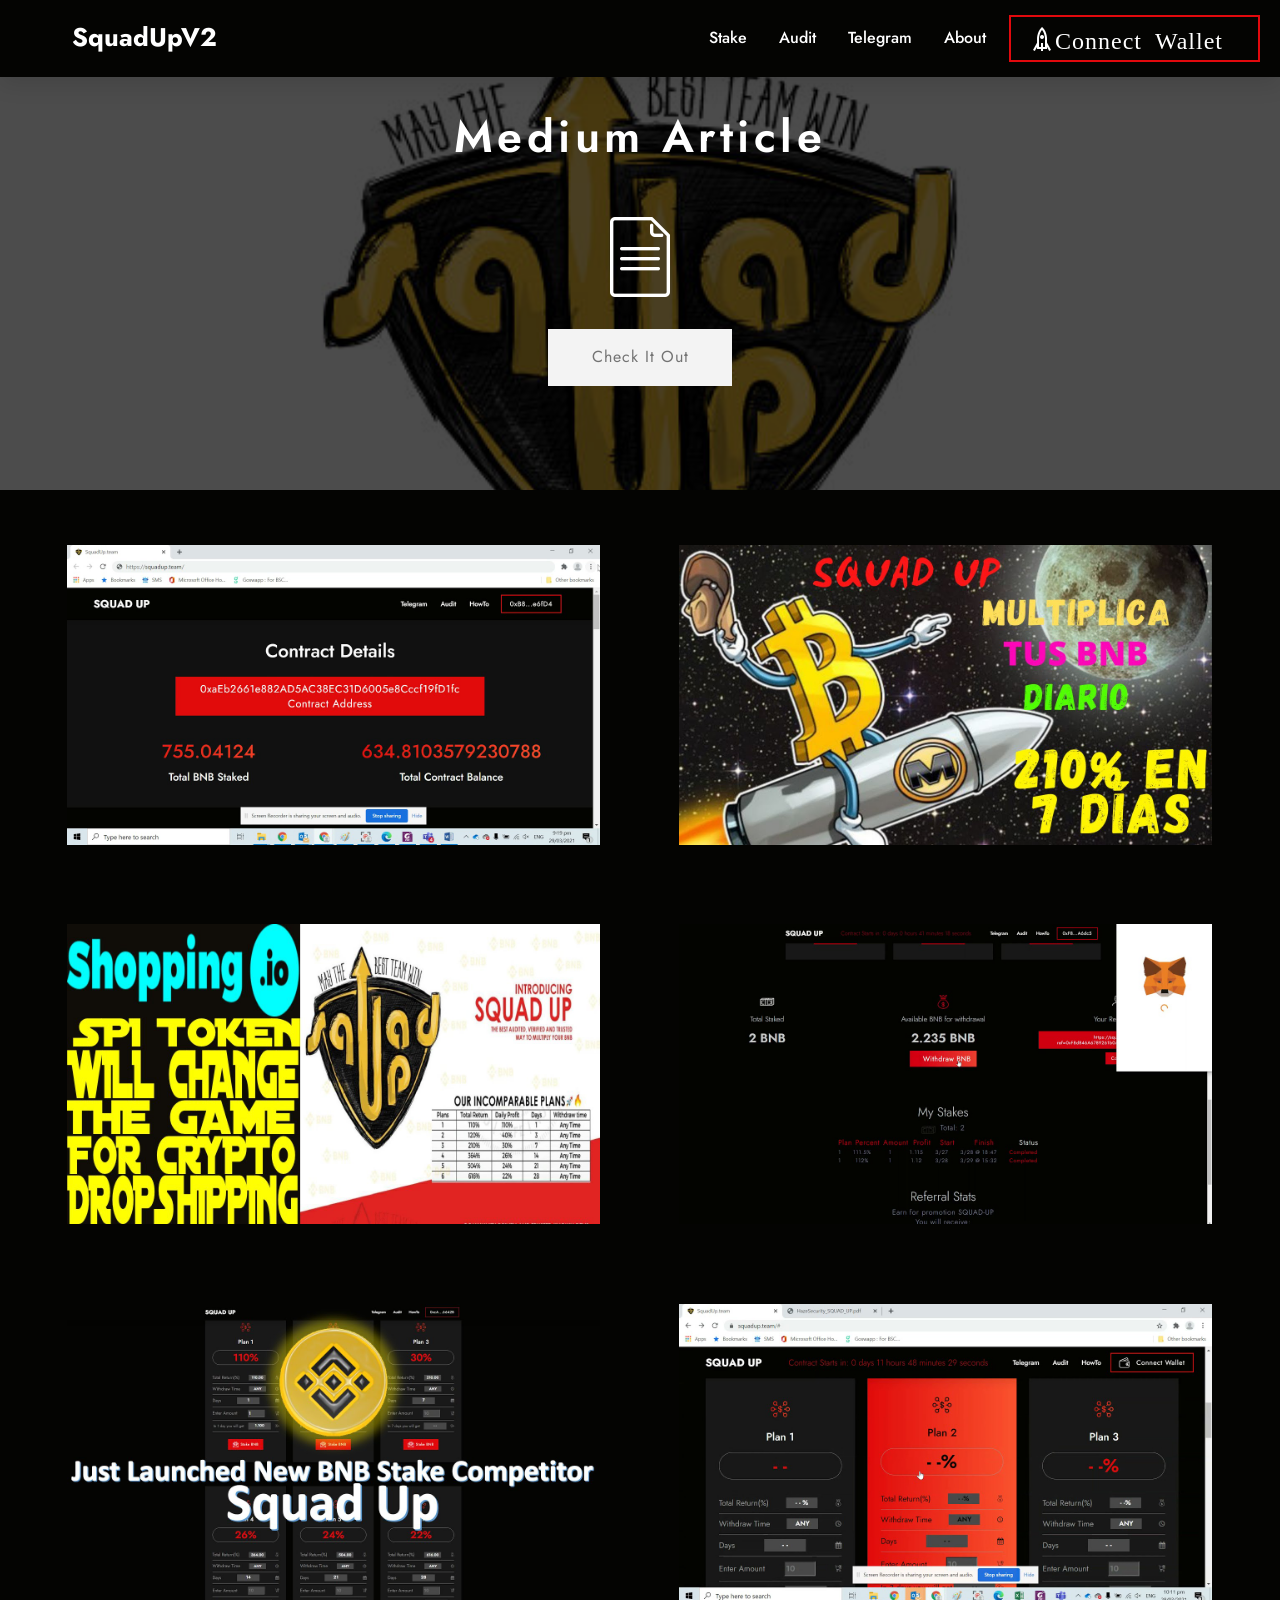
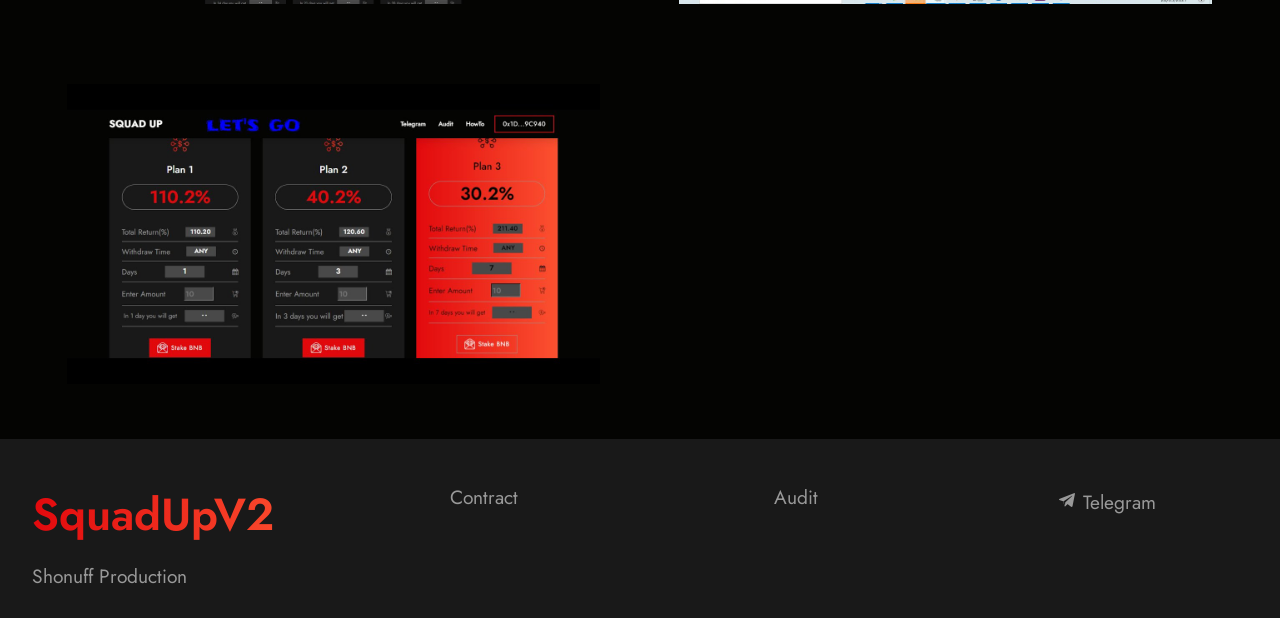
<file: Media.html>
<!DOCTYPE html>
<html  >
<head>
  
  <meta charset="UTF-8">
  <meta http-equiv="X-UA-Compatible" content="IE=edge">
  
  <meta name="viewport" content="width=device-width, initial-scale=1, minimum-scale=1">
  <link rel="shortcut icon" href="assets/images/logo6.png" type="image/x-icon">
  <meta name="description" content="SquadUp Media Page">
  
  
  <title>Media</title>
  <link rel="stylesheet" href="assets/web/assets/mobirise-icons2/mobirise2.css">
  <link rel="stylesheet" href="assets/web/assets/mobirise-icons/mobirise-icons.css">
  <link rel="stylesheet" href="assets/tether/tether.min.css">
  <link rel="stylesheet" href="assets/bootstrap/css/bootstrap.min.css">
  <link rel="stylesheet" href="assets/bootstrap/css/bootstrap-grid.min.css">
  <link rel="stylesheet" href="assets/bootstrap/css/bootstrap-reboot.min.css">
  <link rel="stylesheet" href="assets/dropdown/css/style.css">
  <link rel="stylesheet" href="assets/socicon/css/styles.css">
  <link rel="stylesheet" href="assets/theme/css/style.css">
  <link rel="stylesheet" href="assets/gallery/style.css">
  <link rel="preload" as="style" href="assets/mobirise/css/mbr-additional.css"><link rel="stylesheet" href="assets/mobirise/css/mbr-additional.css" type="text/css">
  
  
  
  

</head>
<body>
  
  <section class="menu cid-s1YLZwONfz" once="menu" id="menu1-5">
    
    <nav class="navbar navbar-dropdown navbar-fixed-top navbar-expand-lg">
        <div class="container">
            <div class="navbar-brand">
                
                <span class="navbar-caption-wrap"><a class="navbar-caption text-white text-primary display-5" href="SquadUpToken.html">SquadUpV2</a></span>
            </div>
            <button class="navbar-toggler" type="button" data-toggle="collapse" data-target="#navbarSupportedContent" aria-controls="navbarNavAltMarkup" aria-expanded="false" aria-label="Toggle navigation">
                <div class="hamburger">
                    <span></span>
                    <span></span>
                    <span></span>
                    <span></span>
                </div>
            </button>
            <div class="collapse navbar-collapse" id="navbarSupportedContent">
                <ul class="navbar-nav nav-dropdown" data-app-modern-menu="true"><li class="nav-item"><a class="nav-link link text-white text-primary display-4" href="Stake.html">Stake</a>
                    </li><li class="nav-item"><a class="nav-link link text-white display-4" href="#">Audit</a></li>
                    <li class="nav-item"><a class="nav-link link text-white text-primary display-4" href="https://t.me/SquadUpTeam" target="_blank">Telegram</a></li><li class="nav-item"><a class="nav-link link text-white text-primary display-4" href="About.html" target="_blank">About</a></li></ul>
                
                <div class="navbar-buttons mbr-section-btn"><a class="btn btn-sm btn-primary-outline display-4" href="#"><span class="mobi-mbri mobi-mbri-rocket mbr-iconfont mbr-iconfont-btn">Connect Wallet</span></a></div>
            </div>
        </div>
    </nav>
</section>

<section class="extFeatures cid-su5RIoxUOD mbr-parallax-background" id="extHeader34-m">
    
    

    <div class="mbr-overlay" style="opacity: 0.7; background-color: rgb(0, 0, 0);">
    </div>
    <div class="container">
        <div class="media-container-row">
            <div class="col-md-10">
                <h4 class="card-title py-3 mbr-fonts-style mbr-bold display-2">Medium Article</h4>
                <div class="card-img pb-3">
                    <span class="mbr-iconfont mbri-file"></span>
                </div>
                
                <div class="mbr-section-btn align-center py-2"><a class="btn btn-md btn-white display-4" href="https://crypto-man-of-war.medium.com/quick-look-at-squad-up-100e4cf8ce0e" target="_blank">Check It Out</a></div>    
            </div>
        </div>
    </div>
</section>

<section class="mbr-gallery mbr-slider-carousel image05 photom4_image05 cid-su5RJombOg" id="image05-n">

    

    <div class="container-fluid">
        <div><!-- Filter --><!-- Gallery --><div class="mbr-gallery-row"><div class="mbr-gallery-layout-default"><div><div><div class="mbr-gallery-item mbr-gallery-item--p5 video-slide" data-video-url="https://youtu.be/_PKxnCVRi3o" data-tags="Videos"><div href="#lb-image05-n" data-slide-to="0" data-toggle="modal"><div></div><img alt="" src="assets/images/mobirise2021230-41492021-2-2-4-28.jpg"><span class="icon-video"></span></div></div><div class="mbr-gallery-item mbr-gallery-item--p5 video-slide" data-video-url="https://www.youtube.com/watch?v=E6Dx3nAaxRU&amp;t=1s" data-tags="Videos"><div href="#lb-image05-n" data-slide-to="1" data-toggle="modal"><div></div><img alt="" src="assets/images/mobirise2021230-41492021-2-2-4-28-29.jpg"><span class="icon-video"></span></div></div><div class="mbr-gallery-item mbr-gallery-item--p5 video-slide" data-video-url="https://youtu.be/Jl7FAVAOiSA" data-tags="Videos"><div href="#lb-image05-n" data-slide-to="2" data-toggle="modal"><div></div><img alt="" src="assets/images/mobirise2021230-41492021-2-2-4-28-50.jpg"><span class="icon-video"></span></div></div><div class="mbr-gallery-item mbr-gallery-item--p5 video-slide" data-video-url="https://www.youtube.com/watch?v=OA9mr4iWF4k" data-tags="Videos"><div href="#lb-image05-n" data-slide-to="3" data-toggle="modal"><div></div><img alt="" src="assets/images/mobirise2021230-41492021-2-2-4-29-7.jpg"><span class="icon-video"></span></div></div><div class="mbr-gallery-item mbr-gallery-item--p5 video-slide" data-video-url="https://www.youtube.com/watch?v=tfNOIyYDpo8" data-tags="Videos"><div href="#lb-image05-n" data-slide-to="4" data-toggle="modal"><div></div><img alt="" src="assets/images/mobirise2021230-41492021-2-2-4-30.jpg"><span class="icon-video"></span></div></div><div class="mbr-gallery-item mbr-gallery-item--p5 video-slide" data-video-url="https://youtu.be/3F0bAJzTF7M" data-tags="Videos"><div href="#lb-image05-n" data-slide-to="5" data-toggle="modal"><div></div><img alt="" src="assets/images/mobirise2021230-41492021-2-2-4-30-17.jpg"><span class="icon-video"></span></div></div><div class="mbr-gallery-item mbr-gallery-item--p5 video-slide" data-video-url="https://www.youtube.com/watch?v=zupGjhhONJI" data-tags="Videos"><div href="#lb-image05-n" data-slide-to="6" data-toggle="modal"><div></div><img alt="" src="assets/images/mobirise2021230-41492021-2-2-4-30-32.jpg"><span class="icon-video"></span></div></div></div></div><div class="clearfix"></div></div></div><!-- Lightbox --><div data-app-prevent-settings="" class="mbr-slider modal fade carousel slide" tabindex="-1" data-keyboard="true" data-interval="false" id="lb-image05-n"><div class="modal-dialog"><div class="modal-content"><div class="modal-body"><div class="carousel-inner"><div class="carousel-item video-container"><img src="assets/images/gallery00.jpg" alt="" title=""></div><div class="carousel-item video-container"><img src="assets/images/gallery01.jpg" alt="" title=""></div><div class="carousel-item video-container"><img src="assets/images/gallery02.jpg" alt="" title=""></div><div class="carousel-item video-container"><img src="assets/images/gallery03.jpg" alt="" title=""></div><div class="carousel-item video-container"><img src="assets/images/gallery04.jpg" alt="" title=""></div><div class="carousel-item video-container"><img src="assets/images/gallery05.jpg" alt="" title=""></div><div class="carousel-item active video-container"><img src="assets/images/gallery06.jpg" alt="" title=""></div></div><a class="carousel-control carousel-control-prev" role="button" data-slide="prev" href="#lb-image05-n"><span class="mbri-left mbr-iconfont" aria-hidden="true"></span><span class="sr-only">Previous</span></a><a class="carousel-control carousel-control-next" role="button" data-slide="next" href="#lb-image05-n"><span class="mbri-right mbr-iconfont" aria-hidden="true"></span><span class="sr-only">Next</span></a><a class="close" href="#" role="button" data-dismiss="modal"><span class="sr-only">Close</span></a></div></div></div></div></div>
    </div>

</section>

<section class="footer2 cid-s1YMdWQfw7" once="footers" id="footer2-6">
    
    
    <div class="container">
        <div class="row align-left">
            <div class="col-md-6 col-lg-3">
                <h3 class="title pb-2 align-left mbr-bold mbr-fonts-style display-2">SquadUpV2</h3>
                <p class="mbr-text align-left mbr-white mbr-regular mbr-fonts-style display-7">Shonuff Production<br></p>
                <div class="socicon-wrap">
                    
                    
                    
                    
                </div>
            </div>
            <div class="col-md-6 col-lg-3">
                <div class="align-wrap">
                    <div class="item-wrap">
                        <div class="icons-wrap pb-2">
                            <p class="icon-title mbr-regular mbr-fonts-style display-7">
                                Contract<br></p>
                        </div>
                    </div>
                    <div class="item-wrap">
                        
                    </div>
                    <div class="item-wrap">
                        
                    </div>
                    <div class="item-wrap">
                        
                    </div>
                    <div class="item-wrap">
                        
                    </div>
                </div>
            </div>
            <div class="col-md-6 col-lg-3">
                <div class="align-wrap">
                    <div class="item-wrap">
                        <div class="icons-wrap pb-2">

                            <p class="icon-title mbr-regular mbr-fonts-style display-7">
                                Audit<br></p>
                        </div>
                    </div>
                    <div class="item-wrap">
                        
                    </div>
                    <div class="item-wrap">
                        
                    </div>
                    <div class="item-wrap">
                        
                    </div>
                    <div class="item-wrap">
                        
                    </div>
                </div>
            </div>
            <div class="col-md-6 align-center col-lg-3">

                <div class="list-items pb-4">
                    <div class="item mbr-flex">
                        <a href="https://t.me/SquadUpTeam" target="_blank"><span class="item-icon socicon-telegram socicon"></span></a>
                        <p class="item-text mbr-regular mbr-white mbr-fonts-style display-7">Telegram</p>
                    </div>

                    

                    

                    

                    
                </div>
                
            </div>
        </div>
    </div>
</section>


<script src="assets/web/assets/jquery/jquery.min.js"></script>
  <script src="assets/popper/popper.min.js"></script>
  <script src="assets/tether/tether.min.js"></script>
  <script src="assets/bootstrap/js/bootstrap.min.js"></script>
  <script src="assets/smoothscroll/smooth-scroll.js"></script>
  <script src="assets/dropdown/js/nav-dropdown.js"></script>
  <script src="assets/dropdown/js/navbar-dropdown.js"></script>
  <script src="assets/touchswipe/jquery.touch-swipe.min.js"></script>
  <script src="assets/parallax/jarallax.min.js"></script>
  <script src="assets/masonry/masonry.pkgd.min.js"></script>
  <script src="assets/imagesloaded/imagesloaded.pkgd.min.js"></script>
  <script src="assets/bootstrapcarouselswipe/bootstrap-carousel-swipe.js"></script>
  <script src="assets/vimeoplayer/jquery.mb.vimeo_player.js"></script>
  <script src="assets/theme/js/script.js"></script>
  <script src="assets/gallery/player.min.js"></script>
  <script src="assets/gallery/script.js"></script>
  <script src="assets/slidervideo/script.js"></script>
  
  
  

</body>
</html>
</file>
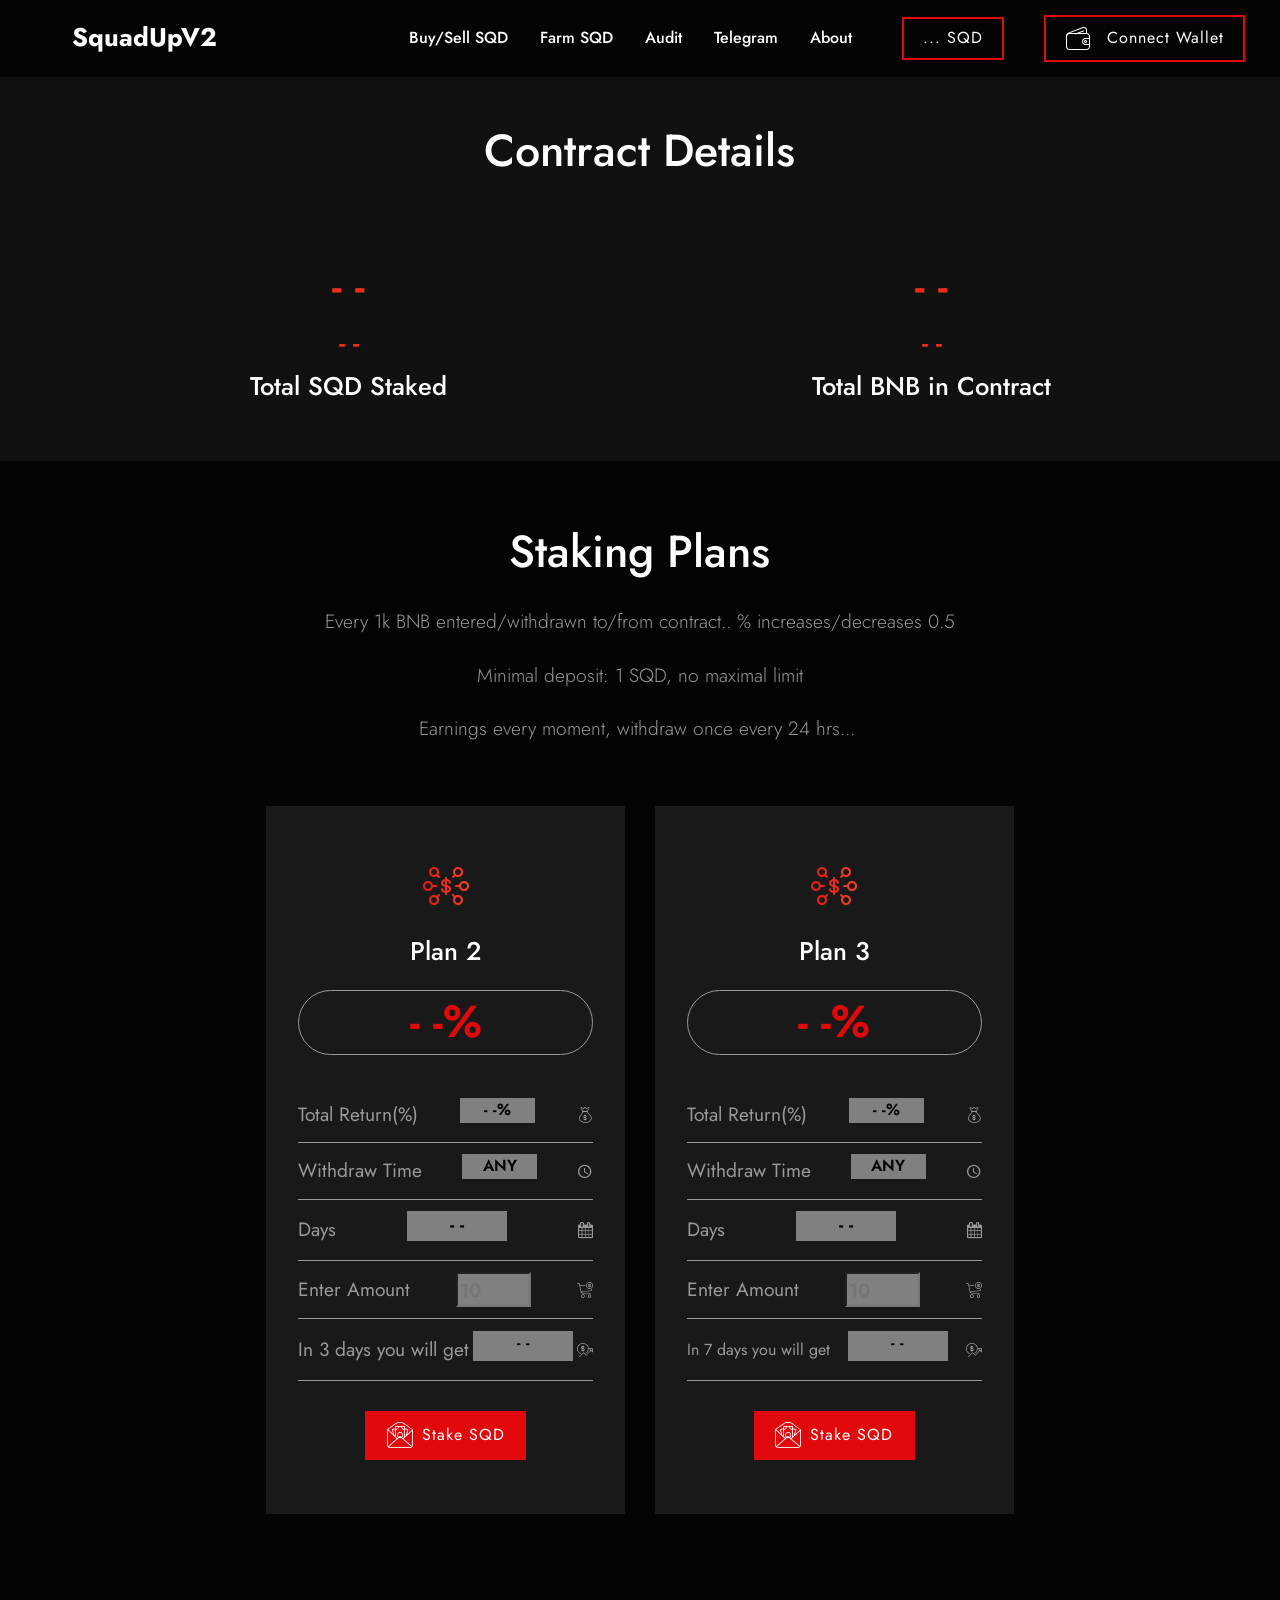
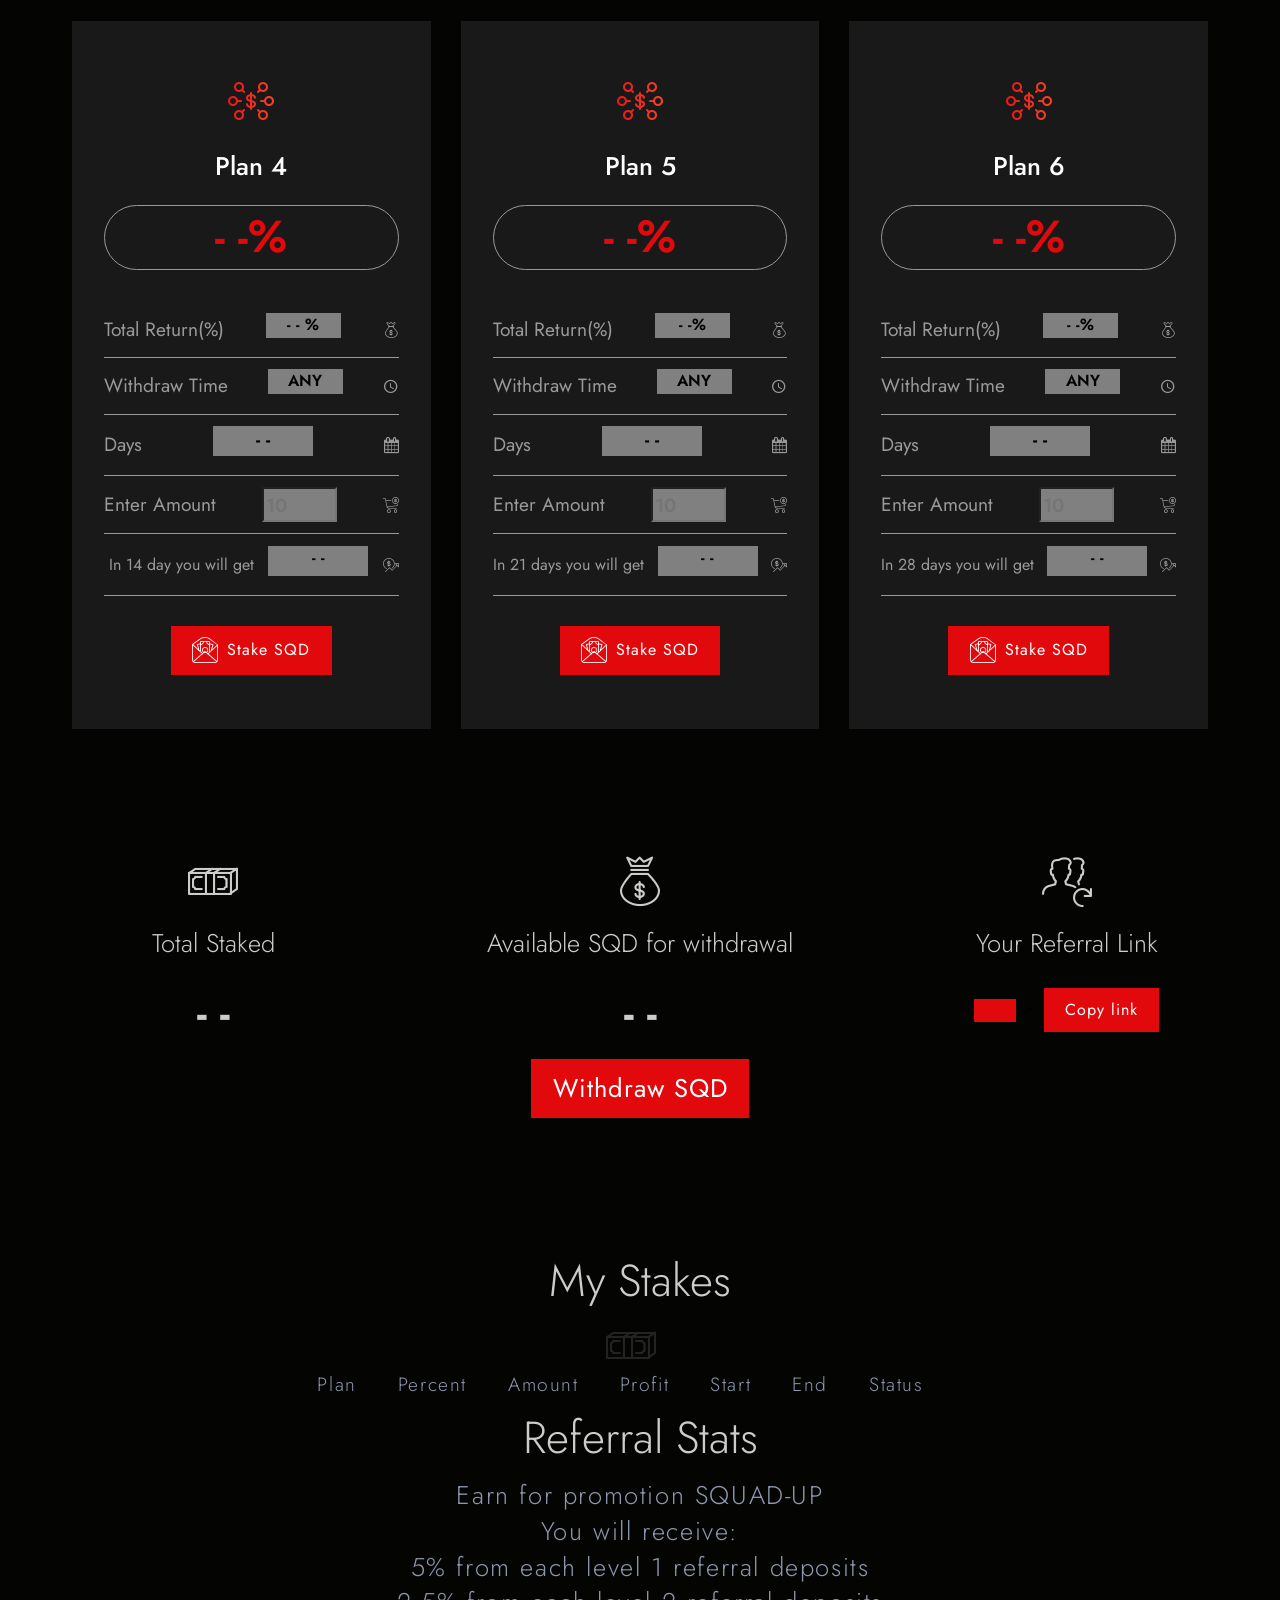
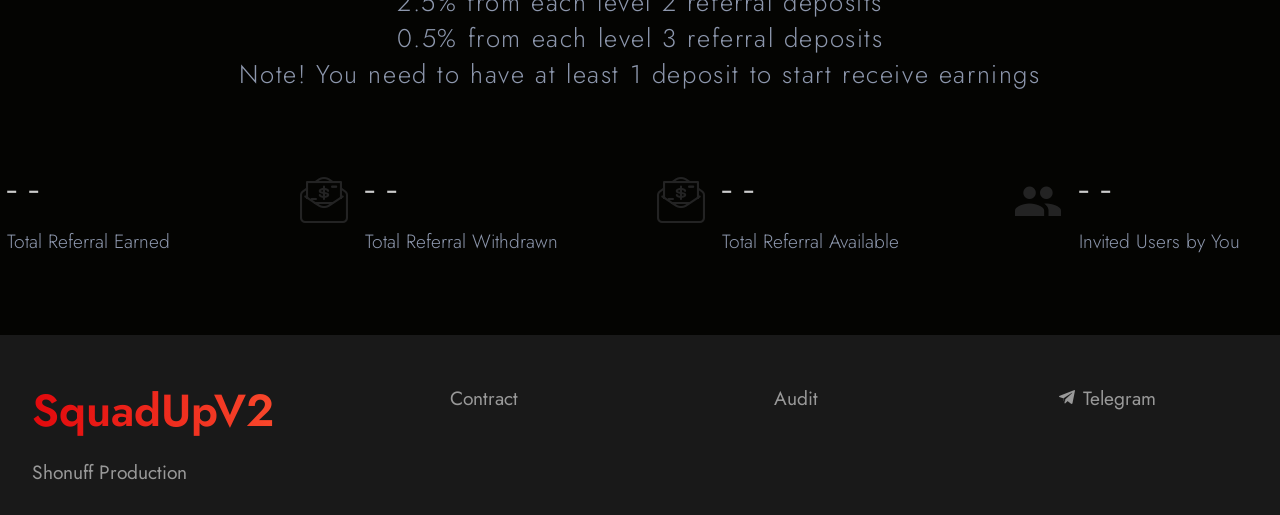
<file: Stake.html>
<!DOCTYPE html>
<html  >
<head>
  
  <meta charset="UTF-8">
  <meta http-equiv="X-UA-Compatible" content="IE=edge">
  
  <meta name="viewport" content="width=device-width, initial-scale=1, minimum-scale=1">
  <link rel="shortcut icon" href="assets/images/logo6.png" type="image/x-icon">
  <meta name="description" content="SquadUp Staking Page">
  
  
    <title>Stake SQD Tokens</title>
    <link rel="stylesheet" href="assets/web/assets/mobirise-icons2/mobirise2.css">
    <link rel="stylesheet" href="assets/web/assets/mobirise-icons/mobirise-icons.css">
    <link rel="stylesheet" href="assets/bootstrap-material-design-font/css/material.css">
    <link rel="stylesheet" href="assets/font-awesome/css/font-awesome.css">
    <link rel="stylesheet" href="assets/icon54/style.css">
    <link rel="stylesheet" href="assets/icons-mind/style.css">
    <link rel="stylesheet" href="assets/icon54-v4/style.css">
    <link rel="stylesheet" href="assets/tether/tether.min.css">
    <link rel="stylesheet" href="assets/bootstrap/css/bootstrap.min.css">
    <link rel="stylesheet" href="assets/bootstrap/css/bootstrap-grid.min.css">
    <link rel="stylesheet" href="assets/bootstrap/css/bootstrap-reboot.min.css">
    <link rel="stylesheet" href="assets/dropdown/css/style.css">
    <link rel="stylesheet" href="assets/socicon/css/styles.css">
    <link rel="stylesheet" href="assets/theme/css/style.css">
    <link rel="preload" as="style" href="assets/mobirise/css/mbr-additional.css">
    <link rel="stylesheet" href="assets/mobirise/css/mbr-additional.css" type="text/css">
	
</head>
<body>
  
  <section class="menu cid-su5OhMeRdv" once="menu" id="menu1-7">
    
    <nav class="navbar navbar-dropdown navbar-fixed-top navbar-expand-lg">
        <div class="container">
            <div class="navbar-brand">
                
                <span class="navbar-caption-wrap"><a class="navbar-caption text-white text-primary display-5" href="index.html">SquadUpV2</a></span>
            </div>
            <button class="navbar-toggler" type="button" data-toggle="collapse" data-target="#navbarSupportedContent" aria-controls="navbarNavAltMarkup" aria-expanded="false" aria-label="Toggle navigation">
                <div class="hamburger">
                    <span></span>
                    <span></span>
                    <span></span>
                    <span></span>
                </div>
            </button>
            <div class="collapse navbar-collapse" id="navbarSupportedContent">
                <ul class="navbar-nav nav-dropdown" data-app-modern-menu="true"><li class="nav-item"><a class="nav-link link text-white text-primary display-4" href="index.html#features3-0">Buy/Sell SQD</a></li>
                    <li class="nav-item"><a class="nav-link link text-white text-primary display-4" href="farm.html">Farm SQD</a></li>
                    <li class="nav-item"><a class="nav-link link text-white display-4" href="HazeSecurity_SquadUpV2.pdf">Audit</a></li>
                    <li class="nav-item"><a class="nav-link link text-white text-primary display-4" href="https://t.me/SquadUpTeam" target="_blank">Telegram</a></li><li class="nav-item"><a class="nav-link link text-white text-primary display-4" href="About.html" target="_blank">About</a></li></ul>
                    <div class="navbar-buttons mbr-section-btn"><a id="user-tokens"class="btn btn-sm btn-primary-outline display-4" href="#"><span
                        class="mbr-section-text align-center mbr-regular pb-2 mbr-fonts-style display-5 user-tokens"></span>... SQD</a></div>
                    <div class="navbar-buttons mbr-section-btn">
                        <a id="btn-connect"class="btn btn-sm btn-primary-outline display-4">
                            <span id="metamaskConnection" class="icon54-v1-wallet-3 mbr-iconfont mbr-iconfont-btn user-address"></span>Connect Wallet</a>
                    </div>
            </div>
        </div>
    </nav>
</section>

<section class="counters1 counters solutionm4_counter1 cid-su5PFXSVPP" id="counters1-f">
    
    
    <div class="container mbr-white">
        <div class="row justify-content-center">

            <div class="col-lg-8">
                <h2 class="mbr-section-title pb-3 mbr-semibold align-center mbr-fonts-style display-2">Contract Details</h2>
                <div class="mbr-section-btn contract-address"></div>
                
            </div>
        </div>
        <div class="row justify-content-center">
            <div class="card p-3 align-center col-12 col-md-6">
                <div class="panel-item p-3">

                    <div class="card-text">
                        <h3 id="totalStaked" class="count pt-3 pb-1 mbr-semibold mbr-fonts-style display-2">- -</h3>
                        <h3 id="totalStakedValue" class="count pb-1 mbr-semibold mbr-fonts-style display-6">- -</h3>
                        <h4 class="mbr-content-title mbr-semibold pb-3 mbr-fonts-style display-5">Total SQD Staked</h4>
                    </div>
                    
                </div>
            </div>
            <div class="card p-3 align-center col-12 col-md-6">
                <div class="panel-item p-3">

                    <div class="card-text">
                        <h3 id="balanceContract" class="count pt-3 pb-1 mbr-semibold mbr-fonts-style display-2">- -</h3>
                        <h3 id="totalBalanceValue" class="count pb-1 mbr-semibold mbr-fonts-style display-6">- -</h3>
                        <h4 class="mbr-content-title mbr-semibold pb-3 mbr-fonts-style display-5">Total BNB in Contract</h4>
                        
                    </div>
                </div>
            </div>
            
            
        </div>
    </div>
</section>

<section class="pricing1 solutionm4_pricing1 cid-su5ODYNlpf" id="pricing-table1-d">
    
    
    <div class="container">
        <div class="row align-center justify-content-center">
            <div class="col-12 col-md-12 col-lg-8">
                <h3 class="main-title align-center pb-3 mbr-semibold mbr-white mbr-fonts-style display-2">Staking Plans</h3>
                <p class="main-text align-center pb-5 mbr-light mbr-white mbr-fonts-style display-7">Every 1k BNB entered/withdrawn to/from contract.. % increases/decreases 0.5
<br>
<br>Minimal deposit: 1 SQD, no maximal limit
<br>
<br>Earnings every moment, withdraw once every 24 hrs...&nbsp;
            </div>
        </div>
        <div class="row align-center justify-content-center">
            <div class="card md-pb col-12 col-md-6 col-lg-4" style="display: none;">
                <div class="card-wrapper">
                    <div class="icon-wrapper">
                        <span class="mbr-iconfont icon54-v1-money-network"></span>
                    </div>
                    <div class="card-box">
                        <h5 class="card-title mbr-semibold pb-2 mbr-white mbr-fonts-style display-5">Plan 1</h5>
                        <p id= "plan1Percent"class="price mbr-bold mbr-white mbr-fonts-style display-2">- -</p>
                        <div class="list-items pb-4">
                            <div class="item mbr-flex">
                                <p class="item-text mbr-regular mbr-white mbr-fonts-style display-7">Total Return(%)</p>
                                <label class="item-text mbr-bold mbr-white mbr-fonts-style display-8"id="plan1TPercent" style="color: black;height: 25px;width: 75px;background-color:#808080",class="btn btn-sm btn-primary display-4">- - %</label>
                                <span class="item-icon icon54-v1-money-bag2"></span>
                            </div>

                            <div class="item mbr-flex">
                                <p class="item-text mbr-regular mbr-white mbr-fonts-style display-7"> Withdraw Time</p>
                                <label class="item-text mbr-bold mbr-white mbr-fonts-style display-8",id="plan1Withdraw" style="color: black;height: 25px;width: 75px;background-color:#808080",class="btn btn-sm btn-primary display-4">ANY</label>
                                <span class="item-icon mdi-device-access-time"></span>
                            </div>

                            <div class="item mbr-flex">
                                <p class="item-text mbr-regular mbr-white mbr-fonts-style display-7">Days</p>
                                <label class="item-text mbr-bold mbr-white mbr-fonts-style display-7"id="plan1Day" style="color: black;height: 30px;width: 100px;background-color:#808080",class="btn btn-sm btn-primary display-4">- -</label>
                                <span class="item-icon fa-calendar fa"></span>
                            </div>

                            <div class="item mbr-flex">
                                <p class="item-text mbr-regular mbr-white mbr-fonts-style display-7">Enter Amount</p>
                                <input  placeholder="10" type="number" id="plan1amount" class="item-text mbr-bold mbr-white mbr-fonts-style display-7", style="color: black;height: 35px;width: 75px;background-color:#808080",class="btn btn-sm btn-primary display-4">
                                <span class="item-icon icon54-v1-dollar-cart"></span>
                            </div>

                            <div class="item mbr-flex">
                                <p class="item-text mbr-regular mbr-white mbr-fonts-style display-8">&nbsp;In 1 day you will get</p>
                                <label id="plan1Total"class="item-text mbr-bold mbr-white mbr-fonts-style display-8"id="plan1Total" style="color: black;height: 30px;width: 100px;background-color:#808080",class="btn btn-sm btn-primary display-4">- -</label>
                                <span class="item-icon icon54-v1-dollar-rise"></span>
                            </div>
                        </div>
                    </div>
                    <div  class="mbr-section-btn invest-approve"> 
						<a onclick="approve()" class="btn btn-sm btn-primary display-4 approve" style="display: none;"><span class="imind-mail-money mbr-iconfont mbr-iconfont-btn"></span>Approve Staking</a>
						<a onclick="stake(0)" class="btn btn-sm btn-primary display-4 invest"><span class="imind-mail-money mbr-iconfont mbr-iconfont-btn"></span>Stake SQD</a>
					</div>
                </div>
            </div>
            <div class="card md-pb col-12 col-md-6 col-lg-4">
                <div class="card-wrapper">
                    <div class="icon-wrapper">
                        <span class="mbr-iconfont icon54-v1-money-network"></span>
                    </div>
                    <div class="card-box">
                        <h5 class="card-title mbr-semibold pb-2 mbr-white mbr-fonts-style display-5">Plan 2</h5>
                        <p id= "plan2Percent"class="price mbr-bold mbr-white mbr-fonts-style display-2">- -%</p>
                        <div class="list-items pb-4">
                            <div class="item mbr-flex">
                                <p class="item-text mbr-regular mbr-white mbr-fonts-style display-7">Total Return(%)</p>
                                <label id="plan2TPercent"class="item-text mbr-bold mbr-white mbr-fonts-style display-8", style="color: black;height: 25px;width: 75px;background-color:#808080",class="btn btn-sm btn-primary display-4">- -%</label>
                                <span class="item-icon icon54-v1-money-bag2"></span>
                            </div>

                            <div class="item mbr-flex">
                                <p class="item-text mbr-regular mbr-white mbr-fonts-style display-7"> Withdraw Time</p>
                                <label class="item-text mbr-bold mbr-white mbr-fonts-style display-8",id="plan2Withdraw" style="color: black;height: 25px;width: 75px;background-color:#808080",class="btn btn-sm btn-primary display-4">ANY</label>
                                <span class="item-icon mdi-device-access-time"></span>
                            </div>

                            <div class="item mbr-flex">
                                <p class="item-text mbr-regular mbr-white mbr-fonts-style display-7">Days</p>
                                <label id="plan2Day"class="item-text mbr-bold mbr-white mbr-fonts-style display-7" style="color: black;height: 30px;width: 100px;background-color:#808080",class="btn btn-sm btn-primary display-4">- -</label>
                                <span class="item-icon fa-calendar fa"></span>
                            </div>

                            <div class="item mbr-flex">
                                <p class="item-text mbr-regular mbr-white mbr-fonts-style display-7">Enter Amount</p>
                                <input placeholder="10" type="number" id="plan2amount"class="item-text mbr-bold mbr-white mbr-fonts-style display-7", style="color: black;height: 35px;width: 75px;background-color:#808080",class="btn btn-sm btn-primary display-4">
                                <span class="item-icon icon54-v1-dollar-cart"></span>
                            </div>

                            <div class="item mbr-flex">
                                <p class="item-text mbr-regular mbr-white mbr-fonts-style display-7"> In 3 days you will get</p>
                                <label id="plan2Total" class="item-text mbr-bold mbr-white mbr-fonts-style display-8", style="color: black;height: 30px;width: 100px;background-color:#808080",class="btn btn-sm btn-primary display-4">- -</label>
                                <span class="item-icon icon54-v1-dollar-rise"></span>
                            </div>
                        </div>
                    </div>
                    <div  class="mbr-section-btn invest-approve"> 
						<a onclick="approve()" class="btn btn-sm btn-primary display-4 approve" style="display: none;"><span class="imind-mail-money mbr-iconfont mbr-iconfont-btn"></span>Approve Staking</a>
						<a onclick="stake(1)" class="btn btn-sm btn-primary display-4 invest"><span class="imind-mail-money mbr-iconfont mbr-iconfont-btn"></span>Stake SQD</a>
					</div>                </div>
            </div>
            <div class="card col-12 col-md-6 col-lg-4">
                <div class="card-wrapper">
                    <div class="icon-wrapper">
                        <span class="mbr-iconfont icon54-v1-money-network"></span>
                    </div>
                    <div class="card-box">
                        <h5 class="card-title mbr-semibold pb-2 mbr-white mbr-fonts-style display-5">Plan 3</h5>
                        <p id="plan3Percent" class="price mbr-bold mbr-white mbr-fonts-style display-2">- -%</p>
                        <div class="list-items pb-4">
                            <div class="item mbr-flex">
                                <p class="item-text mbr-regular mbr-white mbr-fonts-style display-7">Total Return(%)</p>
                                <label id="plan3TPercent" class="item-text mbr-bold mbr-white mbr-fonts-style display-8", style="color: black;height: 25px;width: 75px;background-color:#808080",class="btn btn-sm btn-primary display-4">- -%</label>
                                <span class="item-icon icon54-v1-money-bag2"></span>
                            </div>

                            <div class="item mbr-flex">
                                <p class="item-text mbr-regular mbr-white mbr-fonts-style display-7"> Withdraw Time</p>
                                <label class="item-text mbr-bold mbr-white mbr-fonts-style display-8",id="plan3Withdraw" style="color: black;height: 25px;width: 75px;background-color:#808080",class="btn btn-sm btn-primary display-4">ANY</label>
                                <span class="item-icon mdi-device-access-time"></span>
                            </div>

                            <div class="item mbr-flex">
                                <p class="item-text mbr-regular mbr-white mbr-fonts-style display-7">Days</p>
                                <label id="plan3Day"class="item-text mbr-bold mbr-white mbr-fonts-style display-7" style="color: black;height: 30px;width: 100px;background-color:#808080",class="btn btn-sm btn-primary display-4">- -</label>
                                <span class="item-icon fa-calendar fa"></span>
                            </div>

                            <div class="item mbr-flex">
                                <p class="item-text mbr-regular mbr-white mbr-fonts-style display-7">Enter Amount</p>
                                <input placeholder="10" type="number" id="plan3amount"class="item-text mbr-bold mbr-white mbr-fonts-style display-7" style="color: black;height: 35px;width: 75px;background-color: #808080",class="btn btn-sm btn-primary display-4">
                                <span class="item-icon icon54-v1-dollar-cart"></span>
                            </div>

                            <div class="item mbr-flex">
                                <p class="item-text mbr-regular mbr-white mbr-fonts-style display-8"> In 7 days you will get</p>
                                <label id="plan3Total" class="item-text mbr-bold mbr-white mbr-fonts-style display-8"id="plan4Total" style="color: black;height: 30px;width: 100px;background-color:#808080",class="btn btn-sm btn-primary display-4">- -</label>
                                <span class="item-icon icon54-v1-dollar-rise"></span>
                            </div>
                        </div>
                    </div>
                    <div  class="mbr-section-btn invest-approve"> 
						<a onclick="approve()" class="btn btn-sm btn-primary display-4 approve" style="display: none;"><span class="imind-mail-money mbr-iconfont mbr-iconfont-btn"></span>Approve Staking</a>
						<a onclick="stake(2)" class="btn btn-sm btn-primary display-4 invest"><span class="imind-mail-money mbr-iconfont mbr-iconfont-btn"></span>Stake SQD</a>
					</div>
				</div>
            </div>
        </div>
    </div>
</section>

<section class="pricing1 solutionm4_pricing1 cid-su5OEx6Yme" id="pricing-table1-e">
    
    
    <div class="container">
        <div class="row align-center justify-content-center">
            
        </div>
        <div class="row align-center justify-content-center">
            <div class="card md-pb col-12 col-md-6 col-lg-4">
                <div class="card-wrapper">
                    <div class="icon-wrapper">
                        <span class="mbr-iconfont icon54-v1-money-network"></span>
                    </div>
                    <div class="card-box">
                        <h5 class="card-title mbr-semibold pb-2 mbr-white mbr-fonts-style display-5">Plan 4</h5>
                        <p id="plan4Percent"class="price mbr-bold mbr-white mbr-fonts-style display-2">- -%</p>
                        <div class="list-items pb-4">
                            <div class="item mbr-flex">
                                <p class="item-text mbr-regular mbr-white mbr-fonts-style display-7">Total Return(%)</p>
                                <label id="plan4TPercent"class="item-text mbr-bold mbr-white mbr-fonts-style display-8" style="color: black;height: 25px;width: 75px;background-color:#808080",class="btn btn-sm btn-primary display-4">- - %</label>
                                <span class="item-icon icon54-v1-money-bag2"></span>
                            </div>

                            <div class="item mbr-flex">
                                <p class="item-text mbr-regular mbr-white mbr-fonts-style display-7"> Withdraw Time</p>
                                <label class="item-text mbr-bold mbr-white mbr-fonts-style display-8",id="plan4Withdraw" style="color: black;height: 25px;width: 75px;background-color:#808080",class="btn btn-sm btn-primary display-4">ANY</label>
                                <span class="item-icon mdi-device-access-time"></span>
                            </div>

                            <div class="item mbr-flex">
                                <p class="item-text mbr-regular mbr-white mbr-fonts-style display-7">Days</p>
                                <label id="plan4Day"class="item-text mbr-bold mbr-white mbr-fonts-style display-7" style="color: black;height: 30px;width: 100px;background-color:#808080"class="btn btn-sm btn-primary display-4">- -</label>
                                <span class="item-icon fa-calendar fa"></span>
                            </div>

                            <div class="item mbr-flex">
                                <p class="item-text mbr-regular mbr-white mbr-fonts-style display-7">Enter Amount</p>
                                <input placeholder="10" type="number" id="plan4amount"class="item-text mbr-bold mbr-white mbr-fonts-style display-7", style="color: black;height: 35px;width: 75px;background-color:#808080",class="btn btn-sm btn-primary display-4">
                                <span class="item-icon icon54-v1-dollar-cart"></span>
                            </div>

                            <div class="item mbr-flex">
                                <p class="item-text mbr-regular mbr-white mbr-fonts-style display-8">&nbsp;In 14 day you will get</p>
                                <label id="plan4Total"class="item-text mbr-bold mbr-white mbr-fonts-style display-8" style="color: black;height: 30px;width: 100px;background-color:#808080",class="btn btn-sm btn-primary display-4">- -</label>
                                <span class="item-icon icon54-v1-dollar-rise"></span>
                            </div>
                        </div>
                    </div>
                    <div  class="mbr-section-btn invest-approve"> 
						<a onclick="approve()" class="btn btn-sm btn-primary display-4 approve" style="display: none;"><span class="imind-mail-money mbr-iconfont mbr-iconfont-btn"></span>Approve Staking</a>
						<a onclick="stake(3)" class="btn btn-sm btn-primary display-4 invest"><span class="imind-mail-money mbr-iconfont mbr-iconfont-btn"></span>Stake SQD</a>
					</div>
				</div>
            </div>
            <div class="card md-pb col-12 col-md-6 col-lg-4">
                <div class="card-wrapper">
                    <div class="icon-wrapper">
                        <span class="mbr-iconfont icon54-v1-money-network"></span>
                    </div>
                    <div class="card-box">
                        <h5 class="card-title mbr-semibold pb-2 mbr-white mbr-fonts-style display-5">Plan 5</h5>
                        <p id="plan5Percent"class="price mbr-bold mbr-white mbr-fonts-style display-2">- -%</p>
                        <div class="list-items pb-4">
                            <div class="item mbr-flex">
                                <p class="item-text mbr-regular mbr-white mbr-fonts-style display-7">Total Return(%)</p>
                                <label id="plan5TPercent"class="item-text mbr-bold mbr-white mbr-fonts-style display-8"id="plan5Percent" style="color: black;height: 25px;width: 75px;background-color:#808080",class="btn btn-sm btn-primary display-4">- -%</label>
                                <span class="item-icon icon54-v1-money-bag2"></span>
                            </div>

                            <div class="item mbr-flex">
                                <p class="item-text mbr-regular mbr-white mbr-fonts-style display-7"> Withdraw Time</p>
                                <label class="item-text mbr-bold mbr-white mbr-fonts-style display-8",id="plan5Withdraw" style="color: black;height: 25px;width: 75px;background-color:#808080",class="btn btn-sm btn-primary display-4">ANY</label>
                                <span class="item-icon mdi-device-access-time"></span>
                            </div>

                            <div class="item mbr-flex">
                                <p class="item-text mbr-regular mbr-white mbr-fonts-style display-7">Days</p>
                                <label id="plan5Day"class="item-text mbr-bold mbr-white mbr-fonts-style display-7" style="color: black;height: 30px;width: 100px;background-color:#808080",class="btn btn-sm btn-primary display-4">- -</label>
                                <span class="item-icon fa-calendar fa"></span>
                            </div>

                            <div class="item mbr-flex">
                                <p class="item-text mbr-regular mbr-white mbr-fonts-style display-7">Enter Amount</p>
                                <input placeholder="10" type="number" id="plan5amount"class="item-text mbr-bold mbr-white mbr-fonts-style display-7", style="color: black;height: 35px;width: 75px;background-color:#808080",class="btn btn-sm btn-primary display-4">
                                <span class="item-icon icon54-v1-dollar-cart"></span>
                            </div>

                            <div class="item mbr-flex">
                                <p class="item-text mbr-regular mbr-white mbr-fonts-style display-8"> In 21 days you will get</p>
                                <label id="plan5Total"class="item-text mbr-bold mbr-white mbr-fonts-style display-8", style="color: black;height: 30px;width: 100px;background-color:#808080",class="btn btn-sm btn-primary display-4">- -</label>
                                <span class="item-icon icon54-v1-dollar-rise"></span>
                            </div>
                        </div>
                    </div>
                    <div  class="mbr-section-btn invest-approve"> 
						<a onclick="approve()" class="btn btn-sm btn-primary display-4 approve" style="display: none;"><span class="imind-mail-money mbr-iconfont mbr-iconfont-btn"></span>Approve Staking</a>
						<a onclick="stake(4)" class="btn btn-sm btn-primary display-4 invest"><span class="imind-mail-money mbr-iconfont mbr-iconfont-btn"></span>Stake SQD</a>
					</div>
				</div>
            </div>
            <div class="card col-12 col-md-6 col-lg-4">
                <div class="card-wrapper">
                    <div class="icon-wrapper">
                        <span class="mbr-iconfont icon54-v1-money-network"></span>
                    </div>
                    <div class="card-box">
                        <h5 class="card-title mbr-semibold pb-2 mbr-white mbr-fonts-style display-5">Plan 6</h5>
                        <p id="plan6Percent"class="price mbr-bold mbr-white mbr-fonts-style display-2">- -%</p>
                        <div class="list-items pb-4">
                            <div class="item mbr-flex">
                                <p class="item-text mbr-regular mbr-white mbr-fonts-style display-7">Total Return(%)</p>
                                <label id="plan6TPercent"class="item-text mbr-bold mbr-white mbr-fonts-style display-8" style="color: black;height: 25px;width: 75px;background-color:#808080",class="btn btn-sm btn-primary display-4">- -%</label>
                                <span class="item-icon icon54-v1-money-bag2"></span>
                            </div>

                            <div class="item mbr-flex">
                                <p class="item-text mbr-regular mbr-white mbr-fonts-style display-7"> Withdraw Time</p>
                                <label class="item-text mbr-bold mbr-white mbr-fonts-style display-8",id="plan6Total" style="color: black;height: 25px;width: 75px;background-color:#808080",class="btn btn-sm btn-primary display-4">ANY</label>
                                <span class="item-icon mdi-device-access-time"></span>
                            </div>

                            <div class="item mbr-flex">
                                <p class="item-text mbr-regular mbr-white mbr-fonts-style display-7">Days</p>   
                                <label id="plan6Day"class="item-text mbr-bold mbr-white mbr-fonts-style display-7" style="color: black;height: 30px;width: 100px;background-color:#808080",class="btn btn-sm btn-primary display-4">- -</label>                             
                                <span class="item-icon fa-calendar fa"></span>
                            </div>

                            <div class="item mbr-flex">
                                <p class="item-text mbr-regular mbr-white mbr-fonts-style display-7">Enter Amount</p>
                                <input placeholder="10" type="number" id="plan6amount" class="item-text mbr-bold mbr-white mbr-fonts-style display-7", style="color: black;height: 35px;width: 75px;background-color:#808080">
                                <span class="item-icon icon54-v1-dollar-cart"></span>
                            </div>

                            <div class="item mbr-flex">
                                <p class="item-text mbr-regular mbr-white mbr-fonts-style display-8"> In 28 days you will get</p>
                                <label id="plan6Total" class="item-text mbr-bold mbr-white mbr-fonts-style display-8", style="color: black;height: 30px;width: 100px;background-color:#808080",class="btn btn-sm btn-primary display-4">- -</label>
                                <span class="item-icon icon54-v1-dollar-rise"></span>
                            </div>
                        </div>
                    </div>
                    <div  class="mbr-section-btn invest-approve"> 
						<a onclick="approve()" class="btn btn-sm btn-primary display-4 approve" style="display: none;"><span class="imind-mail-money mbr-iconfont mbr-iconfont-btn"></span>Approve Staking</a>
						<a onclick="stake(5)" class="btn btn-sm btn-primary display-4 invest"><span class="imind-mail-money mbr-iconfont mbr-iconfont-btn"></span>Stake SQD</a>
					</div>
                </div>
            </div>
        </div>
    </div>
</section>

<section class="extFeatures cid-su5PLD0afW" id="extCounters1-g">

    

    <div class="container-fluid">
        <div class="row justify-content-center align-center">
            <div class="col-md-3 col-sm-6 stats-item col-md-4">
                <span class="mbr-iconfont icon54-v1-stock-ofmoney"></span>
                <h2 class="heading mbr-card-title mbr-fonts-style display-5">Total Staked</h2>
                <h3 id="getUserTotalDeposits" class="count counter mbr-fonts-style mbr-bold display-2">- -</h3>
            </div>

            <div class="col-md-3 col-sm-6 stats-item col-md-4">
                <span class="mbr-iconfont icon54-v1-money-bag"></span>
                <h2 class="heading mbr-card-title mbr-fonts-style display-5">Available SQD for withdrawal</h2>
                <h3 id="getUserAvailable" class="count counter mbr-fonts-style mbr-bold display-2">- -</h3>
                <div id="withdraw">
                <div id="withdrawTimer" class="mbr-fonts-style btn btn-sm btn-primary display-5"><a><span></span>Withdraw SQD</a></div>
            </div></div>

            <div class="col-md-3 col-sm-6 stats-item col-md-4">
                <span class="mbr-iconfont icon54-v4-refresh-users"></span>
                <h2 class="heading mbr-card-title mbr-fonts-style display-5">Your Referral Link</h2>
                <p id="reflink"  value ="- -" type="text" class="reflink btn btn-sm btn-primary display-4"></p>>
                
                <button class="btn btn-sm btn-primary display-4" onclick="copyToClipboard('reflink')">Copy link</button>
                                    
                
                </button>
            </div>

            
        </div>
    </div>
</section>

<section class="extCounters counters cid-su5PMMxren" id="extCounters2-h">

    <div class="container">
        <h2 class="mbr-section-title align-center mbr-fonts-style display-2">
            My Stakes</h2>
        <h3 class="mbr-section-subtitle mbr-fonts-style align-center mbr-light display-5">
		<div>
			<div class="row justify-content-center align-center">            
				<span class="mbr-iconfont icon54-v1-stock-ofmoney"></span>
				<h2 id="TotalNumberOfDeposits" class="heading mbr-card-title mbr-fonts-style display-5"></h2>
			</div>
			<div class="row justify-content-center align-center">
				<table class="active-stakes">
                    <tr class="container-fluid">
                        <td id="getUserDepositInfo1" style="margin-right: 400px;padding-right: 40px;" class="mbr-content-title mbr-light mbr-fonts-style display-7">Plan</td>
                        <td colspan="3"id="getUserDepositInfo2" style="margin-right: 400px;padding-right: 40px;" class="mbr-content-title mbr-light mbr-fonts-style display-7">Percent</td>
                        <td colspan="3"id="getUserDepositInfo3" style="margin-right: 400px;padding-right: 40px;" class="mbr-content-title mbr-light mbr-fonts-style display-7">Amount</td>
                        <td colspan="3"id="getUserDepositInfo4" style="margin-right: 400px;padding-right: 40px;" class="mbr-content-title mbr-light mbr-fonts-style display-7">Profit</td>
                        <td colspan="3"id="getUserDepositInfo5" style="margin-right: 400px;padding-right: 40px;" class="mbr-content-title mbr-light mbr-fonts-style display-7">Start</td>
                        <td colspan="3"id="getUserDepositInfo6" style="margin-right: 400px;padding-right: 40px;"class="mbr-content-title mbr-light mbr-fonts-style display-7">End</td>
                        <td colspan="3"id="isFinished" style="margin-right: 400px;padding-right: 40px;"class="mbr-content-title mbr-light mbr-fonts-style display-7">Status</td>
                    </tr>
				
				</table>
			</div>
           
		</div>
	</div>

    

    <div class="container">
        <h2 class="mbr-section-title align-center mbr-fonts-style display-2">
            Referral Stats</h2>
        <h3 class="mbr-section-subtitle mbr-fonts-style align-center mbr-light display-5">Earn for promotion SQUAD-UP
<div>
</div><div>You will receive:
</div><div>
</div><div>5% from each level 1 referral deposits
</div><div>2.5% from each level 2 referral deposits
</div><div>0.5% from each level 3 referral deposits
</div><div>
</div><div>Note! You need to have at least 1 deposit to start receive earnings</div></h3>

        <div class="container pt-4 mt-2">
            <div class="media-container-row">
                <div class="card p-3 align-center col-12 col-md-6 col-lg-4">
                    <div class="panel-item">
                        <div class="icon-wrap ">
                            <span class="mbr-iconfont icon54-v1-send-money"></span>
                        </div>

                        <div class="card-text">
                            <h3 id="getUserReferralTotalBonus"class="count pt-3 mbr-fonts-style display-2">- -</h3>
                            <h4 class="mbr-content-title mbr-light mbr-fonts-style display-7">Total Referral Earned
<div><br></div></h4>
                        </div>
                    </div>
                </div>


                <div class="card p-3 align-center col-12 col-md-6 col-lg-4">
                    <div class="panel-item">
                        <div class="icon-wrap ">
                            <span class="mbr-iconfont icon54-v1-send-money"></span>
                        </div>
                        <div class="card-text">
                            <h3 id="getUserReferralWithdrawn"class="count pt-3 mbr-fonts-style display-2">
                                  - -</h3>
                            <h4 class="mbr-content-title mbr-light mbr-fonts-style display-7">Total Referral Withdrawn
<div>
</div></h4>
                        </div>
                    </div>
                </div>
                <div class="card p-3 align-center col-12 col-md-6 col-lg-4">
                    <div class="panel-item">
                        <div class="icon-wrap ">
                            <span class="mbr-iconfont icon54-v1-send-money"></span>
                        </div>
                        <div class="card-text">
                            <h3 id="getUserReferralBonus"class="count pt-3 mbr-fonts-style display-2">
                                  - -</h3>
                            <h4 class="mbr-content-title mbr-light mbr-fonts-style display-7">Total Referral Available
<div>
</div></h4>
                        </div>
                    </div>
                </div>

                <div class="card p-3 align-center col-12 col-md-6 col-lg-4">
                    <div class="panel-item">
                        <div class="icon-wrap ">
                            <span class="mbr-iconfont mdi-social-people"></span>
                        </div>
                        <div class="card-text">
                            <h3 id="getUserDownlineCount"class="count pt-3 mbr-fonts-style display-2">
                                  - -
                            </h3>
                            <h4 class="mbr-content-title mbr-light mbr-fonts-style display-7">Invited Users by You
<div>
</div></h4>
                        </div>
                    </div>
                </div>


                
            </div>
        </div>
   </div>
</section>

<section class="footer2 cid-su5OhP3cx5" once="footers" id="footer2-b">
    
    
    <div class="container">
        <div class="row align-left">
            <div class="col-md-6 col-lg-3">
                <h3 class="title pb-2 align-left mbr-bold mbr-fonts-style display-2">SquadUpV2</h3>
                <p class="mbr-text align-left mbr-white mbr-regular mbr-fonts-style display-7">Shonuff Production<br></p>
                <div class="socicon-wrap">
                    
                    
                    
                    
                </div>
            </div>
            <div class="col-md-6 col-lg-3">
                <div class="align-wrap">
                    <div class="item mbr-flex">
                        <div class="icons-wrap pb-2">
                            <li><a class="icon-title mbr-regular mbr-fonts-style display-7" href="https://bscscan.com/address/0x96cd527581392BCcD79ab9494D96e003413751BA">
                                Contract</a></li>
                        </div>
                    </div>
                    <div class="item-wrap">
                        
                    </div>
                    <div class="item-wrap">
                        
                    </div>
                    <div class="item-wrap">
                        
                    </div>
                    <div class="item-wrap">
                        
                    </div>
                </div>
            </div>
            <div class="col-md-6 col-lg-3">
                <div class="align-wrap">
                    <div class="item mbr-flex">
                        <div class="icons-wrap pb-2">
                            <li><a class="icon-title mbr-regular mbr-fonts-style display-7" href="https://squadupv2.com/HazeSecurity_SquadUpV2.pdf">
                                Audit</a></li>
                        </div>
                    </div>
                    <div class="item-wrap">
                        
                    </div>
                    <div class="item-wrap">
                        
                    </div>
                    <div class="item-wrap">
                        
                    </div>
                    <div class="item-wrap">
                        
                    </div>
                </div>
            </div>
            <div class="col-md-6 align-center col-lg-3">

                <div class="list-items pb-4">
                    <div class="item mbr-flex">
                        <a href="https://t.me/SquadUpTeam" target="_blank"><span class="item-icon socicon-telegram socicon"></span></a>
                        <p class="item-text mbr-regular mbr-white mbr-fonts-style display-7">Telegram</p>
                    </div>
         
                </div>
                
            </div>
        </div>
    </div>
</section>

<script src="./js/jquery-3.3.1.min.js"></script>
<script type="text/javascript" src="assets/js/web3modal@1.9.0-index.js"></script>
<script type="text/javascript" src="assets/js/evm-chains@0.2.0-index.min.js"></script>
<script type="text/javascript" src="assets/js/@walletconnect-index.min.js"></script>
<script type="text/javascript" src="assets/js/fortmatic@2.0.6-fortmatic.js"></script>
<script src="./js/connector.js"></script>
<script src="./js/web3.min.js"></script>
<script src="./js/stake.js"></script>
<script src="./js/core.js"></script>
<script src="assets/bootstrap/js/bootstrap.min.js"></script>

</body>
</html>
</file>
<file: assets/web/assets/mobirise-icons2/mobirise2.css>
@font-face {
  font-family: 'Moririse2';
  font-display: swap;
  src:  url('mobirise2.eot?f2bix4');
  src:  url('mobirise2.eot?f2bix4#iefix') format('embedded-opentype'),
    url('mobirise2.ttf?f2bix4') format('truetype'),
    url('mobirise2.woff?f2bix4') format('woff'),
    url('mobirise2.svg?f2bix4#mobirise2') format('svg');
  font-weight: normal;
  font-style: normal;
}

[class^="mobi-"], [class*=" mobi-"] {
  /* use !important to prevent issues with browser extensions that change fonts */
  font-family: 'Moririse2' !important;
  speak: none;
  font-style: normal;
  font-weight: normal;
  font-variant: normal;
  text-transform: none;
  line-height: 1;

  /* Better Font Rendering =========== */
  -webkit-font-smoothing: antialiased;
  -moz-osx-font-smoothing: grayscale;
}

.mobi-mbri-add-submenu:before {
  content: "\e900";
}
.mobi-mbri-alert:before {
  content: "\e901";
}
.mobi-mbri-align-center:before {
  content: "\e902";
}
.mobi-mbri-align-justify:before {
  content: "\e903";
}
.mobi-mbri-align-left:before {
  content: "\e904";
}
.mobi-mbri-align-right:before {
  content: "\e905";
}
.mobi-mbri-android:before {
  content: "\e906";
}
.mobi-mbri-apple:before {
  content: "\e907";
}
.mobi-mbri-arrow-down:before {
  content: "\e908";
}
.mobi-mbri-arrow-next:before {
  content: "\e909";
}
.mobi-mbri-arrow-prev:before {
  content: "\e90a";
}
.mobi-mbri-arrow-up:before {
  content: "\e90b";
}
.mobi-mbri-bold:before {
  content: "\e90c";
}
.mobi-mbri-bookmark:before {
  content: "\e90d";
}
.mobi-mbri-bootstrap:before {
  content: "\e90e";
}
.mobi-mbri-briefcase:before {
  content: "\e90f";
}
.mobi-mbri-browse:before {
  content: "\e910";
}
.mobi-mbri-bulleted-list:before {
  content: "\e911";
}
.mobi-mbri-calendar:before {
  content: "\e912";
}
.mobi-mbri-camera:before {
  content: "\e913";
}
.mobi-mbri-cart-add:before {
  content: "\e914";
}
.mobi-mbri-cart-full:before {
  content: "\e915";
}
.mobi-mbri-cash:before {
  content: "\e916";
}
.mobi-mbri-change-style:before {
  content: "\e917";
}
.mobi-mbri-chat:before {
  content: "\e918";
}
.mobi-mbri-clock:before {
  content: "\e919";
}
.mobi-mbri-close:before {
  content: "\e91a";
}
.mobi-mbri-cloud:before {
  content: "\e91b";
}
.mobi-mbri-code:before {
  content: "\e91c";
}
.mobi-mbri-contact-form:before {
  content: "\e91d";
}
.mobi-mbri-credit-card:before {
  content: "\e91e";
}
.mobi-mbri-cursor-click:before {
  content: "\e91f";
}
.mobi-mbri-cust-feedback:before {
  content: "\e920";
}
.mobi-mbri-database:before {
  content: "\e921";
}
.mobi-mbri-delivery:before {
  content: "\e922";
}
.mobi-mbri-desktop:before {
  content: "\e923";
}
.mobi-mbri-devices:before {
  content: "\e924";
}
.mobi-mbri-down:before {
  content: "\e925";
}
.mobi-mbri-download-2:before {
  content: "\e926";
}
.mobi-mbri-download:before {
  content: "\e927";
}
.mobi-mbri-drag-n-drop-2:before {
  content: "\e928";
}
.mobi-mbri-drag-n-drop:before {
  content: "\e929";
}
.mobi-mbri-edit-2:before {
  content: "\e92a";
}
.mobi-mbri-edit:before {
  content: "\e92b";
}
.mobi-mbri-error:before {
  content: "\e92c";
}
.mobi-mbri-extension:before {
  content: "\e92d";
}
.mobi-mbri-features:before {
  content: "\e92e";
}
.mobi-mbri-file:before {
  content: "\e92f";
}
.mobi-mbri-flag:before {
  content: "\e930";
}
.mobi-mbri-folder:before {
  content: "\e931";
}
.mobi-mbri-gift:before {
  content: "\e932";
}
.mobi-mbri-github:before {
  content: "\e933";
}
.mobi-mbri-globe-2:before {
  content: "\e934";
}
.mobi-mbri-globe:before {
  content: "\e935";
}
.mobi-mbri-growing-chart:before {
  content: "\e936";
}
.mobi-mbri-hearth:before {
  content: "\e937";
}
.mobi-mbri-help:before {
  content: "\e938";
}
.mobi-mbri-home:before {
  content: "\e939";
}
.mobi-mbri-hot-cup:before {
  content: "\e93a";
}
.mobi-mbri-idea:before {
  content: "\e93b";
}
.mobi-mbri-image-gallery:before {
  content: "\e93c";
}
.mobi-mbri-image-slider:before {
  content: "\e93d";
}
.mobi-mbri-info:before {
  content: "\e93e";
}
.mobi-mbri-italic:before {
  content: "\e93f";
}
.mobi-mbri-key:before {
  content: "\e940";
}
.mobi-mbri-laptop:before {
  content: "\e941";
}
.mobi-mbri-layers:before {
  content: "\e942";
}
.mobi-mbri-left-right:before {
  content: "\e943";
}
.mobi-mbri-left:before {
  content: "\e944";
}
.mobi-mbri-letter:before {
  content: "\e945";
}
.mobi-mbri-like:before {
  content: "\e946";
}
.mobi-mbri-link:before {
  content: "\e947";
}
.mobi-mbri-lock:before {
  content: "\e948";
}
.mobi-mbri-login:before {
  content: "\e949";
}
.mobi-mbri-logout:before {
  content: "\e94a";
}
.mobi-mbri-magic-stick:before {
  content: "\e94b";
}
.mobi-mbri-map-pin:before {
  content: "\e94c";
}
.mobi-mbri-menu:before {
  content: "\e94d";
}
.mobi-mbri-mobile-2:before {
  content: "\e94e";
}
.mobi-mbri-mobile-horizontal:before {
  content: "\e94f";
}
.mobi-mbri-mobile:before {
  content: "\e950";
}
.mobi-mbri-mobirise:before {
  content: "\e951";
}
.mobi-mbri-more-horizontal:before {
  content: "\e952";
}
.mobi-mbri-more-vertical:before {
  content: "\e953";
}
.mobi-mbri-music:before {
  content: "\e954";
}
.mobi-mbri-new-file:before {
  content: "\e955";
}
.mobi-mbri-numbered-list:before {
  content: "\e956";
}
.mobi-mbri-opened-folder:before {
  content: "\e957";
}
.mobi-mbri-pages:before {
  content: "\e958";
}
.mobi-mbri-paper-plane:before {
  content: "\e959";
}
.mobi-mbri-paperclip:before {
  content: "\e95a";
}
.mobi-mbri-phone:before {
  content: "\e95b";
}
.mobi-mbri-photo:before {
  content: "\e95c";
}
.mobi-mbri-photos:before {
  content: "\e95d";
}
.mobi-mbri-pin:before {
  content: "\e95e";
}
.mobi-mbri-play:before {
  content: "\e95f";
}
.mobi-mbri-plus:before {
  content: "\e960";
}
.mobi-mbri-preview:before {
  content: "\e961";
}
.mobi-mbri-print:before {
  content: "\e962";
}
.mobi-mbri-protect:before {
  content: "\e963";
}
.mobi-mbri-question:before {
  content: "\e964";
}
.mobi-mbri-quote-left:before {
  content: "\e965";
}
.mobi-mbri-quote-right:before {
  content: "\e966";
}
.mobi-mbri-redo:before {
  content: "\e967";
}
.mobi-mbri-refresh:before {
  content: "\e968";
}
.mobi-mbri-responsive-2:before {
  content: "\e969";
}
.mobi-mbri-responsive:before {
  content: "\e96a";
}
.mobi-mbri-right:before {
  content: "\e96b";
}
.mobi-mbri-rocket:before {
  content: "\e96c";
}
.mobi-mbri-sad-face:before {
  content: "\e96d";
}
.mobi-mbri-sale:before {
  content: "\e96e";
}
.mobi-mbri-save:before {
  content: "\e96f";
}
.mobi-mbri-search:before {
  content: "\e970";
}
.mobi-mbri-setting-2:before {
  content: "\e971";
}
.mobi-mbri-setting-3:before {
  content: "\e972";
}
.mobi-mbri-setting:before {
  content: "\e973";
}
.mobi-mbri-share:before {
  content: "\e974";
}
.mobi-mbri-shopping-bag:before {
  content: "\e975";
}
.mobi-mbri-shopping-basket:before {
  content: "\e976";
}
.mobi-mbri-shopping-cart:before {
  content: "\e977";
}
.mobi-mbri-sites:before {
  content: "\e978";
}
.mobi-mbri-smile-face:before {
  content: "\e979";
}
.mobi-mbri-speed:before {
  content: "\e97a";
}
.mobi-mbri-star:before {
  content: "\e97b";
}
.mobi-mbri-success:before {
  content: "\e97c";
}
.mobi-mbri-sun:before {
  content: "\e97d";
}
.mobi-mbri-sun2:before {
  content: "\e97e";
}
.mobi-mbri-tablet-vertical:before {
  content: "\e97f";
}
.mobi-mbri-tablet:before {
  content: "\e980";
}
.mobi-mbri-target:before {
  content: "\e981";
}
.mobi-mbri-timer:before {
  content: "\e982";
}
.mobi-mbri-to-ftp:before {
  content: "\e983";
}
.mobi-mbri-to-local-drive:before {
  content: "\e984";
}
.mobi-mbri-touch-swipe:before {
  content: "\e985";
}
.mobi-mbri-touch:before {
  content: "\e986";
}
.mobi-mbri-trash:before {
  content: "\e987";
}
.mobi-mbri-underline:before {
  content: "\e988";
}
.mobi-mbri-undo:before {
  content: "\e989";
}
.mobi-mbri-unlink:before {
  content: "\e98a";
}
.mobi-mbri-unlock:before {
  content: "\e98b";
}
.mobi-mbri-up-down:before {
  content: "\e98c";
}
.mobi-mbri-up:before {
  content: "\e98d";
}
.mobi-mbri-update:before {
  content: "\e98e";
}
.mobi-mbri-upload-2:before {
  content: "\e98f";
}
.mobi-mbri-upload:before {
  content: "\e990";
}
.mobi-mbri-user-2:before {
  content: "\e991";
}
.mobi-mbri-user:before {
  content: "\e992";
}
.mobi-mbri-users:before {
  content: "\e993";
}
.mobi-mbri-video-play:before {
  content: "\e994";
}
.mobi-mbri-video:before {
  content: "\e995";
}
.mobi-mbri-watch:before {
  content: "\e996";
}
.mobi-mbri-website-theme-2:before {
  content: "\e997";
}
.mobi-mbri-website-theme:before {
  content: "\e998";
}
.mobi-mbri-wifi:before {
  content: "\e999";
}
.mobi-mbri-windows:before {
  content: "\e99a";
}
.mobi-mbri-zoom-in:before {
  content: "\e99b";
}
.mobi-mbri-zoom-out:before {
  content: "\e99c";
}
</file>
<file: assets/web/assets/mobirise-icons/mobirise-icons.css>
@font-face {
  font-family: 'MobiriseIcons';
  src:  url('mobirise-icons.eot?spat4u');
  src:  url('mobirise-icons.eot?spat4u#iefix') format('embedded-opentype'),
    url('mobirise-icons.ttf?spat4u') format('truetype'),
    url('mobirise-icons.woff?spat4u') format('woff'),
    url('mobirise-icons.svg?spat4u#MobiriseIcons') format('svg');
  font-weight: normal;
  font-style: normal;
  font-display: swap;
}

[class^="mbri-"], [class*=" mbri-"] {
  /* use !important to prevent issues with browser extensions that change fonts */
  font-family: MobiriseIcons !important;
  speak: none;
  font-style: normal;
  font-weight: normal;
  font-variant: normal;
  text-transform: none;
  line-height: 1;

  /* Better Font Rendering =========== */
  -webkit-font-smoothing: antialiased;
  -moz-osx-font-smoothing: grayscale;
}

.mbri-add-submenu:before {
  content: "\e900";
}
.mbri-alert:before {
  content: "\e901";
}
.mbri-align-center:before {
  content: "\e902";
}
.mbri-align-justify:before {
  content: "\e903";
}
.mbri-align-left:before {
  content: "\e904";
}
.mbri-align-right:before {
  content: "\e905";
}
.mbri-android:before {
  content: "\e906";
}
.mbri-apple:before {
  content: "\e907";
}
.mbri-arrow-down:before {
  content: "\e908";
}
.mbri-arrow-next:before {
  content: "\e909";
}
.mbri-arrow-prev:before {
  content: "\e90a";
}
.mbri-arrow-up:before {
  content: "\e90b";
}
.mbri-bold:before {
  content: "\e90c";
}
.mbri-bookmark:before {
  content: "\e90d";
}
.mbri-bootstrap:before {
  content: "\e90e";
}
.mbri-briefcase:before {
  content: "\e90f";
}
.mbri-browse:before {
  content: "\e910";
}
.mbri-bulleted-list:before {
  content: "\e911";
}
.mbri-calendar:before {
  content: "\e912";
}
.mbri-camera:before {
  content: "\e913";
}
.mbri-cart-add:before {
  content: "\e914";
}
.mbri-cart-full:before {
  content: "\e915";
}
.mbri-cash:before {
  content: "\e916";
}
.mbri-change-style:before {
  content: "\e917";
}
.mbri-chat:before {
  content: "\e918";
}
.mbri-clock:before {
  content: "\e919";
}
.mbri-close:before {
  content: "\e91a";
}
.mbri-cloud:before {
  content: "\e91b";
}
.mbri-code:before {
  content: "\e91c";
}
.mbri-contact-form:before {
  content: "\e91d";
}
.mbri-credit-card:before {
  content: "\e91e";
}
.mbri-cursor-click:before {
  content: "\e91f";
}
.mbri-cust-feedback:before {
  content: "\e920";
}
.mbri-database:before {
  content: "\e921";
}
.mbri-delivery:before {
  content: "\e922";
}
.mbri-desktop:before {
  content: "\e923";
}
.mbri-devices:before {
  content: "\e924";
}
.mbri-down:before {
  content: "\e925";
}
.mbri-download:before {
  content: "\e989";
}
.mbri-drag-n-drop:before {
  content: "\e927";
}
.mbri-drag-n-drop2:before {
  content: "\e928";
}
.mbri-edit:before {
  content: "\e929";
}
.mbri-edit2:before {
  content: "\e92a";
}
.mbri-error:before {
  content: "\e92b";
}
.mbri-extension:before {
  content: "\e92c";
}
.mbri-features:before {
  content: "\e92d";
}
.mbri-file:before {
  content: "\e92e";
}
.mbri-flag:before {
  content: "\e92f";
}
.mbri-folder:before {
  content: "\e930";
}
.mbri-gift:before {
  content: "\e931";
}
.mbri-github:before {
  content: "\e932";
}
.mbri-globe:before {
  content: "\e933";
}
.mbri-globe-2:before {
  content: "\e934";
}
.mbri-growing-chart:before {
  content: "\e935";
}
.mbri-hearth:before {
  content: "\e936";
}
.mbri-help:before {
  content: "\e937";
}
.mbri-home:before {
  content: "\e938";
}
.mbri-hot-cup:before {
  content: "\e939";
}
.mbri-idea:before {
  content: "\e93a";
}
.mbri-image-gallery:before {
  content: "\e93b";
}
.mbri-image-slider:before {
  content: "\e93c";
}
.mbri-info:before {
  content: "\e93d";
}
.mbri-italic:before {
  content: "\e93e";
}
.mbri-key:before {
  content: "\e93f";
}
.mbri-laptop:before {
  content: "\e940";
}
.mbri-layers:before {
  content: "\e941";
}
.mbri-left-right:before {
  content: "\e942";
}
.mbri-left:before {
  content: "\e943";
}
.mbri-letter:before {
  content: "\e944";
}
.mbri-like:before {
  content: "\e945";
}
.mbri-link:before {
  content: "\e946";
}
.mbri-lock:before {
  content: "\e947";
}
.mbri-login:before {
  content: "\e948";
}
.mbri-logout:before {
  content: "\e949";
}
.mbri-magic-stick:before {
  content: "\e94a";
}
.mbri-map-pin:before {
  content: "\e94b";
}
.mbri-menu:before {
  content: "\e94c";
}
.mbri-mobile:before {
  content: "\e94d";
}
.mbri-mobile2:before {
  content: "\e94e";
}
.mbri-mobirise:before {
  content: "\e94f";
}
.mbri-more-horizontal:before {
  content: "\e950";
}
.mbri-more-vertical:before {
  content: "\e951";
}
.mbri-music:before {
  content: "\e952";
}
.mbri-new-file:before {
  content: "\e953";
}
.mbri-numbered-list:before {
  content: "\e954";
}
.mbri-opened-folder:before {
  content: "\e955";
}
.mbri-pages:before {
  content: "\e956";
}
.mbri-paper-plane:before {
  content: "\e957";
}
.mbri-paperclip:before {
  content: "\e958";
}
.mbri-photo:before {
  content: "\e959";
}
.mbri-photos:before {
  content: "\e95a";
}
.mbri-pin:before {
  content: "\e95b";
}
.mbri-play:before {
  content: "\e95c";
}
.mbri-plus:before {
  content: "\e95d";
}
.mbri-preview:before {
  content: "\e95e";
}
.mbri-print:before {
  content: "\e95f";
}
.mbri-protect:before {
  content: "\e960";
}
.mbri-question:before {
  content: "\e961";
}
.mbri-quote-left:before {
  content: "\e962";
}
.mbri-quote-right:before {
  content: "\e963";
}
.mbri-refresh:before {
  content: "\e964";
}
.mbri-responsive:before {
  content: "\e965";
}
.mbri-right:before {
  content: "\e966";
}
.mbri-rocket:before {
  content: "\e967";
}
.mbri-sad-face:before {
  content: "\e968";
}
.mbri-sale:before {
  content: "\e969";
}
.mbri-save:before {
  content: "\e96a";
}
.mbri-search:before {
  content: "\e96b";
}
.mbri-setting:before {
  content: "\e96c";
}
.mbri-setting2:before {
  content: "\e96d";
}
.mbri-setting3:before {
  content: "\e96e";
}
.mbri-share:before {
  content: "\e96f";
}
.mbri-shopping-bag:before {
  content: "\e970";
}
.mbri-shopping-basket:before {
  content: "\e971";
}
.mbri-shopping-cart:before {
  content: "\e972";
}
.mbri-sites:before {
  content: "\e973";
}
.mbri-smile-face:before {
  content: "\e974";
}
.mbri-speed:before {
  content: "\e975";
}
.mbri-star:before {
  content: "\e976";
}
.mbri-success:before {
  content: "\e977";
}
.mbri-sun:before {
  content: "\e978";
}
.mbri-sun2:before {
  content: "\e979";
}
.mbri-tablet:before {
  content: "\e97a";
}
.mbri-tablet-vertical:before {
  content: "\e97b";
}
.mbri-target:before {
  content: "\e97c";
}
.mbri-timer:before {
  content: "\e97d";
}
.mbri-to-ftp:before {
  content: "\e97e";
}
.mbri-to-local-drive:before {
  content: "\e97f";
}
.mbri-touch-swipe:before {
  content: "\e980";
}
.mbri-touch:before {
  content: "\e981";
}
.mbri-trash:before {
  content: "\e982";
}
.mbri-underline:before {
  content: "\e983";
}
.mbri-unlink:before {
  content: "\e984";
}
.mbri-unlock:before {
  content: "\e985";
}
.mbri-up-down:before {
  content: "\e986";
}
.mbri-up:before {
  content: "\e987";
}
.mbri-update:before {
  content: "\e988";
}
.mbri-upload:before {
 content: "\e926"; 
}
.mbri-user:before {
  content: "\e98a";
}
.mbri-user2:before {
  content: "\e98b";
}
.mbri-users:before {
  content: "\e98c";
}
.mbri-video:before {
  content: "\e98d";
}
.mbri-video-play:before {
  content: "\e98e";
}
.mbri-watch:before {
  content: "\e98f";
}
.mbri-website-theme:before {
  content: "\e990";
}
.mbri-wifi:before {
  content: "\e991";
}
.mbri-windows:before {
  content: "\e992";
}
.mbri-zoom-out:before {
  content: "\e993";
}
.mbri-redo:before {
  content: "\e994";
}
.mbri-undo:before {
  content: "\e995";
}
</file>
<file: assets/bootstrap-material-design-font/css/material.css>
@font-face {
  font-family: 'Material-Design-Icons';
  src: url('../fonts/Material-Design-Icons.eot?3ocs8m');
  src: url('../fonts/Material-Design-Icons.eot?#iefix3ocs8m') format('embedded-opentype'), url('../fonts/Material-Design-Icons.woff?3ocs8m') format('woff'), url('../fonts/Material-Design-Icons.ttf?3ocs8m') format('truetype'), url('../fonts/Material-Design-Icons.svg?3ocs8m#Material-Design-Icons') format('svg');
  font-weight: normal;
  font-style: normal;
}
[class^="mdi-"],
[class*="mdi-"] {
  speak: none;
  display: inline-block;
  font-style: normal;
  font-variant:normal;
  font-weight:normal;
/*  font-size:24px;*/
  line-height:1;
  font-family:'Material-Design-Icons' !important;
  text-rendering: auto;
  
  -webkit-font-smoothing: antialiased;
  -moz-osx-font-smoothing: grayscale;
  -webkit-transform: translate(0, 0);
      -ms-transform: translate(0, 0);
          transform: translate(0, 0);
}
[class^="mdi-"]:before,
[class*="mdi-"]:before {
  display: inline-block;
  speak: none;
  text-decoration: inherit;
}
[class^="mdi-"].pull-left,
[class*="mdi-"].pull-left {
  margin-right: .3em;
}
[class^="mdi-"].pull-right,
[class*="mdi-"].pull-right {
  margin-left: .3em;
}
[class^="mdi-"].mdi-lg:before,
[class*="mdi-"].mdi-lg:before,
[class^="mdi-"].mdi-lg:after,
[class*="mdi-"].mdi-lg:after {
  font-size: 1.33333333em;
  line-height: 0.75em;
  vertical-align: -15%;
}
[class^="mdi-"].mdi-2x:before,
[class*="mdi-"].mdi-2x:before,
[class^="mdi-"].mdi-2x:after,
[class*="mdi-"].mdi-2x:after {
  font-size: 2em;
}
[class^="mdi-"].mdi-3x:before,
[class*="mdi-"].mdi-3x:before,
[class^="mdi-"].mdi-3x:after,
[class*="mdi-"].mdi-3x:after {
  font-size: 3em;
}
[class^="mdi-"].mdi-4x:before,
[class*="mdi-"].mdi-4x:before,
[class^="mdi-"].mdi-4x:after,
[class*="mdi-"].mdi-4x:after {
  font-size: 4em;
}
[class^="mdi-"].mdi-5x:before,
[class*="mdi-"].mdi-5x:before,
[class^="mdi-"].mdi-5x:after,
[class*="mdi-"].mdi-5x:after {
  font-size: 5em;
}
[class^="mdi-device-signal-cellular-"]:after,
[class^="mdi-device-battery-"]:after,
[class^="mdi-device-battery-charging-"]:after,
[class^="mdi-device-signal-cellular-connected-no-internet-"]:after,
[class^="mdi-device-signal-wifi-"]:after,
[class^="mdi-device-signal-wifi-statusbar-not-connected"]:after,
.mdi-device-network-wifi:after {
  opacity: .3;
  position: absolute;
  left: 0;
  top: 0;
  z-index: 1;
  display: inline-block;
  speak: none;
  text-decoration: inherit;
}
[class^="mdi-device-signal-cellular-"]:after {
  content: "\e758";
}
[class^="mdi-device-battery-"]:after {
  content: "\e735";
}
[class^="mdi-device-battery-charging-"]:after {
  content: "\e733";
}
[class^="mdi-device-signal-cellular-connected-no-internet-"]:after {
  content: "\e75d";
}
[class^="mdi-device-signal-wifi-"]:after,
.mdi-device-network-wifi:after {
  content: "\e765";
}
[class^="mdi-device-signal-wifi-statusbasr-not-connected"]:after {
  content: "\e8f7";
}
.mdi-device-signal-cellular-off:after,
.mdi-device-signal-cellular-null:after,
.mdi-device-signal-cellular-no-sim:after,
.mdi-device-signal-wifi-off:after,
.mdi-device-signal-wifi-4-bar:after,
.mdi-device-signal-cellular-4-bar:after,
.mdi-device-battery-alert:after,
.mdi-device-signal-cellular-connected-no-internet-4-bar:after,
.mdi-device-battery-std:after,
.mdi-device-battery-full .mdi-device-battery-unknown:after {
  content: "";
}
.mdi-fw {
  width: 1.28571429em;
  text-align: center;
}
.mdi-ul {
  padding-left: 0;
  margin-left: 2.14285714em;
  list-style-type: none;
}
.mdi-ul > li {
  position: relative;
}
.mdi-li {
  position: absolute;
  left: -2.14285714em;
  width: 2.14285714em;
  top: 0.14285714em;
  text-align: center;
}
.mdi-li.mdi-lg {
  left: -1.85714286em;
}
.mdi-border {
  padding: .2em .25em .15em;
  border: solid 0.08em #eeeeee;
  border-radius: .1em;
}
.mdi-spin {
  -webkit-animation: mdi-spin 2s infinite linear;
  animation: mdi-spin 2s infinite linear;
  -webkit-transform-origin: 50% 50%;
  -ms-transform-origin: 50% 50%;
      transform-origin: 50% 50%;
}
.mdi-pulse {
  -webkit-animation: mdi-spin 1s steps(8) infinite;
  animation: mdi-spin 1s steps(8) infinite;
  -webkit-transform-origin: 50% 50%;
  -ms-transform-origin: 50% 50%;
      transform-origin: 50% 50%;
}
@-webkit-keyframes mdi-spin {
  0% {
    -webkit-transform: rotate(0deg);
    transform: rotate(0deg);
  }
  100% {
    -webkit-transform: rotate(359deg);
    transform: rotate(359deg);
  }
}
@keyframes mdi-spin {
  0% {
    -webkit-transform: rotate(0deg);
    transform: rotate(0deg);
  }
  100% {
    -webkit-transform: rotate(359deg);
    transform: rotate(359deg);
  }
}
.mdi-rotate-90 {
  filter: progid:DXImageTransform.Microsoft.BasicImage(rotation=1);
  -webkit-transform: rotate(90deg);
  -ms-transform: rotate(90deg);
  transform: rotate(90deg);
}
.mdi-rotate-180 {
  filter: progid:DXImageTransform.Microsoft.BasicImage(rotation=2);
  -webkit-transform: rotate(180deg);
  -ms-transform: rotate(180deg);
  transform: rotate(180deg);
}
.mdi-rotate-270 {
  filter: progid:DXImageTransform.Microsoft.BasicImage(rotation=3);
  -webkit-transform: rotate(270deg);
  -ms-transform: rotate(270deg);
  transform: rotate(270deg);
}
.mdi-flip-horizontal {
  filter: progid:DXImageTransform.Microsoft.BasicImage(rotation=0, mirror=1);
  -webkit-transform: scale(-1, 1);
  -ms-transform: scale(-1, 1);
  transform: scale(-1, 1);
}
.mdi-flip-vertical {
  filter: progid:DXImageTransform.Microsoft.BasicImage(rotation=2, mirror=1);
  -webkit-transform: scale(1, -1);
  -ms-transform: scale(1, -1);
  transform: scale(1, -1);
}
:root .mdi-rotate-90,
:root .mdi-rotate-180,
:root .mdi-rotate-270,
:root .mdi-flip-horizontal,
:root .mdi-flip-vertical {
  -webkit-filter: none;
          filter: none;
}
.mdi-stack {
  position: relative;
  display: inline-block;
  width: 2em;
  height: 2em;
  line-height: 2em;
  vertical-align: middle;
}
.mdi-stack-1x,
.mdi-stack-2x {
  position: absolute;
  left: 0;
  width: 100%;
  text-align: center;
}
.mdi-stack-1x {
  line-height: inherit;
}
.mdi-stack-2x {
  font-size: 2em;
}
.mdi-inverse {
  color: #ffffff;
}
/* Start Icons */
.mdi-action-3d-rotation:before {
  content: "\e600";
}
.mdi-action-accessibility:before {
  content: "\e601";
}
.mdi-action-account-balance-wallet:before {
  content: "\e602";
}
.mdi-action-account-balance:before {
  content: "\e603";
}
.mdi-action-account-box:before {
  content: "\e604";
}
.mdi-action-account-child:before {
  content: "\e605";
}
.mdi-action-account-circle:before {
  content: "\e606";
}
.mdi-action-add-shopping-cart:before {
  content: "\e607";
}
.mdi-action-alarm-add:before {
  content: "\e608";
}
.mdi-action-alarm-off:before {
  content: "\e609";
}
.mdi-action-alarm-on:before {
  content: "\e60a";
}
.mdi-action-alarm:before {
  content: "\e60b";
}
.mdi-action-android:before {
  content: "\e60c";
}
.mdi-action-announcement:before {
  content: "\e60d";
}
.mdi-action-aspect-ratio:before {
  content: "\e60e";
}
.mdi-action-assessment:before {
  content: "\e60f";
}
.mdi-action-assignment-ind:before {
  content: "\e610";
}
.mdi-action-assignment-late:before {
  content: "\e611";
}
.mdi-action-assignment-return:before {
  content: "\e612";
}
.mdi-action-assignment-returned:before {
  content: "\e613";
}
.mdi-action-assignment-turned-in:before {
  content: "\e614";
}
.mdi-action-assignment:before {
  content: "\e615";
}
.mdi-action-autorenew:before {
  content: "\e616";
}
.mdi-action-backup:before {
  content: "\e617";
}
.mdi-action-book:before {
  content: "\e618";
}
.mdi-action-bookmark-outline:before {
  content: "\e619";
}
.mdi-action-bookmark:before {
  content: "\e61a";
}
.mdi-action-bug-report:before {
  content: "\e61b";
}
.mdi-action-cached:before {
  content: "\e61c";
}
.mdi-action-check-circle:before {
  content: "\e61d";
}
.mdi-action-class:before {
  content: "\e61e";
}
.mdi-action-credit-card:before {
  content: "\e61f";
}
.mdi-action-dashboard:before {
  content: "\e620";
}
.mdi-action-delete:before {
  content: "\e621";
}
.mdi-action-description:before {
  content: "\e622";
}
.mdi-action-dns:before {
  content: "\e623";
}
.mdi-action-done-all:before {
  content: "\e624";
}
.mdi-action-done:before {
  content: "\e625";
}
.mdi-action-event:before {
  content: "\e626";
}
.mdi-action-exit-to-app:before {
  content: "\e627";
}
.mdi-action-explore:before {
  content: "\e628";
}
.mdi-action-extension:before {
  content: "\e629";
}
.mdi-action-face-unlock:before {
  content: "\e62a";
}
.mdi-action-favorite-outline:before {
  content: "\e62b";
}
.mdi-action-favorite:before {
  content: "\e62c";
}
.mdi-action-find-in-page:before {
  content: "\e62d";
}
.mdi-action-find-replace:before {
  content: "\e62e";
}
.mdi-action-flip-to-back:before {
  content: "\e62f";
}
.mdi-action-flip-to-front:before {
  content: "\e630";
}
.mdi-action-get-app:before {
  content: "\e631";
}
.mdi-action-grade:before {
  content: "\e632";
}
.mdi-action-group-work:before {
  content: "\e633";
}
.mdi-action-help:before {
  content: "\e634";
}
.mdi-action-highlight-remove:before {
  content: "\e635";
}
.mdi-action-history:before {
  content: "\e636";
}
.mdi-action-home:before {
  content: "\e637";
}
.mdi-action-https:before {
  content: "\e638";
}
.mdi-action-info-outline:before {
  content: "\e639";
}
.mdi-action-info:before {
  content: "\e63a";
}
.mdi-action-input:before {
  content: "\e63b";
}
.mdi-action-invert-colors:before {
  content: "\e63c";
}
.mdi-action-label-outline:before {
  content: "\e63d";
}
.mdi-action-label:before {
  content: "\e63e";
}
.mdi-action-language:before {
  content: "\e63f";
}
.mdi-action-launch:before {
  content: "\e640";
}
.mdi-action-list:before {
  content: "\e641";
}
.mdi-action-lock-open:before {
  content: "\e642";
}
.mdi-action-lock-outline:before {
  content: "\e643";
}
.mdi-action-lock:before {
  content: "\e644";
}
.mdi-action-loyalty:before {
  content: "\e645";
}
.mdi-action-markunread-mailbox:before {
  content: "\e646";
}
.mdi-action-note-add:before {
  content: "\e647";
}
.mdi-action-open-in-browser:before {
  content: "\e648";
}
.mdi-action-open-in-new:before {
  content: "\e649";
}
.mdi-action-open-with:before {
  content: "\e64a";
}
.mdi-action-pageview:before {
  content: "\e64b";
}
.mdi-action-payment:before {
  content: "\e64c";
}
.mdi-action-perm-camera-mic:before {
  content: "\e64d";
}
.mdi-action-perm-contact-cal:before {
  content: "\e64e";
}
.mdi-action-perm-data-setting:before {
  content: "\e64f";
}
.mdi-action-perm-device-info:before {
  content: "\e650";
}
.mdi-action-perm-identity:before {
  content: "\e651";
}
.mdi-action-perm-media:before {
  content: "\e652";
}
.mdi-action-perm-phone-msg:before {
  content: "\e653";
}
.mdi-action-perm-scan-wifi:before {
  content: "\e654";
}
.mdi-action-picture-in-picture:before {
  content: "\e655";
}
.mdi-action-polymer:before {
  content: "\e656";
}
.mdi-action-print:before {
  content: "\e657";
}
.mdi-action-query-builder:before {
  content: "\e658";
}
.mdi-action-question-answer:before {
  content: "\e659";
}
.mdi-action-receipt:before {
  content: "\e65a";
}
.mdi-action-redeem:before {
  content: "\e65b";
}
.mdi-action-reorder:before {
  content: "\e65c";
}
.mdi-action-report-problem:before {
  content: "\e65d";
}
.mdi-action-restore:before {
  content: "\e65e";
}
.mdi-action-room:before {
  content: "\e65f";
}
.mdi-action-schedule:before {
  content: "\e660";
}
.mdi-action-search:before {
  content: "\e661";
}
.mdi-action-settings-applications:before {
  content: "\e662";
}
.mdi-action-settings-backup-restore:before {
  content: "\e663";
}
.mdi-action-settings-bluetooth:before {
  content: "\e664";
}
.mdi-action-settings-cell:before {
  content: "\e665";
}
.mdi-action-settings-display:before {
  content: "\e666";
}
.mdi-action-settings-ethernet:before {
  content: "\e667";
}
.mdi-action-settings-input-antenna:before {
  content: "\e668";
}
.mdi-action-settings-input-component:before {
  content: "\e669";
}
.mdi-action-settings-input-composite:before {
  content: "\e66a";
}
.mdi-action-settings-input-hdmi:before {
  content: "\e66b";
}
.mdi-action-settings-input-svideo:before {
  content: "\e66c";
}
.mdi-action-settings-overscan:before {
  content: "\e66d";
}
.mdi-action-settings-phone:before {
  content: "\e66e";
}
.mdi-action-settings-power:before {
  content: "\e66f";
}
.mdi-action-settings-remote:before {
  content: "\e670";
}
.mdi-action-settings-voice:before {
  content: "\e671";
}
.mdi-action-settings:before {
  content: "\e672";
}
.mdi-action-shop-two:before {
  content: "\e673";
}
.mdi-action-shop:before {
  content: "\e674";
}
.mdi-action-shopping-basket:before {
  content: "\e675";
}
.mdi-action-shopping-cart:before {
  content: "\e676";
}
.mdi-action-speaker-notes:before {
  content: "\e677";
}
.mdi-action-spellcheck:before {
  content: "\e678";
}
.mdi-action-star-rate:before {
  content: "\e679";
}
.mdi-action-stars:before {
  content: "\e67a";
}
.mdi-action-store:before {
  content: "\e67b";
}
.mdi-action-subject:before {
  content: "\e67c";
}
.mdi-action-supervisor-account:before {
  content: "\e67d";
}
.mdi-action-swap-horiz:before {
  content: "\e67e";
}
.mdi-action-swap-vert-circle:before {
  content: "\e67f";
}
.mdi-action-swap-vert:before {
  content: "\e680";
}
.mdi-action-system-update-tv:before {
  content: "\e681";
}
.mdi-action-tab-unselected:before {
  content: "\e682";
}
.mdi-action-tab:before {
  content: "\e683";
}
.mdi-action-theaters:before {
  content: "\e684";
}
.mdi-action-thumb-down:before {
  content: "\e685";
}
.mdi-action-thumb-up:before {
  content: "\e686";
}
.mdi-action-thumbs-up-down:before {
  content: "\e687";
}
.mdi-action-toc:before {
  content: "\e688";
}
.mdi-action-today:before {
  content: "\e689";
}
.mdi-action-track-changes:before {
  content: "\e68a";
}
.mdi-action-translate:before {
  content: "\e68b";
}
.mdi-action-trending-down:before {
  content: "\e68c";
}
.mdi-action-trending-neutral:before {
  content: "\e68d";
}
.mdi-action-trending-up:before {
  content: "\e68e";
}
.mdi-action-turned-in-not:before {
  content: "\e68f";
}
.mdi-action-turned-in:before {
  content: "\e690";
}
.mdi-action-verified-user:before {
  content: "\e691";
}
.mdi-action-view-agenda:before {
  content: "\e692";
}
.mdi-action-view-array:before {
  content: "\e693";
}
.mdi-action-view-carousel:before {
  content: "\e694";
}
.mdi-action-view-column:before {
  content: "\e695";
}
.mdi-action-view-day:before {
  content: "\e696";
}
.mdi-action-view-headline:before {
  content: "\e697";
}
.mdi-action-view-list:before {
  content: "\e698";
}
.mdi-action-view-module:before {
  content: "\e699";
}
.mdi-action-view-quilt:before {
  content: "\e69a";
}
.mdi-action-view-stream:before {
  content: "\e69b";
}
.mdi-action-view-week:before {
  content: "\e69c";
}
.mdi-action-visibility-off:before {
  content: "\e69d";
}
.mdi-action-visibility:before {
  content: "\e69e";
}
.mdi-action-wallet-giftcard:before {
  content: "\e69f";
}
.mdi-action-wallet-membership:before {
  content: "\e6a0";
}
.mdi-action-wallet-travel:before {
  content: "\e6a1";
}
.mdi-action-work:before {
  content: "\e6a2";
}
.mdi-alert-error:before {
  content: "\e6a3";
}
.mdi-alert-warning:before {
  content: "\e6a4";
}
.mdi-av-album:before {
  content: "\e6a5";
}
.mdi-av-closed-caption:before {
  content: "\e6a6";
}
.mdi-av-equalizer:before {
  content: "\e6a7";
}
.mdi-av-explicit:before {
  content: "\e6a8";
}
.mdi-av-fast-forward:before {
  content: "\e6a9";
}
.mdi-av-fast-rewind:before {
  content: "\e6aa";
}
.mdi-av-games:before {
  content: "\e6ab";
}
.mdi-av-hearing:before {
  content: "\e6ac";
}
.mdi-av-high-quality:before {
  content: "\e6ad";
}
.mdi-av-loop:before {
  content: "\e6ae";
}
.mdi-av-mic-none:before {
  content: "\e6af";
}
.mdi-av-mic-off:before {
  content: "\e6b0";
}
.mdi-av-mic:before {
  content: "\e6b1";
}
.mdi-av-movie:before {
  content: "\e6b2";
}
.mdi-av-my-library-add:before {
  content: "\e6b3";
}
.mdi-av-my-library-books:before {
  content: "\e6b4";
}
.mdi-av-my-library-music:before {
  content: "\e6b5";
}
.mdi-av-new-releases:before {
  content: "\e6b6";
}
.mdi-av-not-interested:before {
  content: "\e6b7";
}
.mdi-av-pause-circle-fill:before {
  content: "\e6b8";
}
.mdi-av-pause-circle-outline:before {
  content: "\e6b9";
}
.mdi-av-pause:before {
  content: "\e6ba";
}
.mdi-av-play-arrow:before {
  content: "\e6bb";
}
.mdi-av-play-circle-fill:before {
  content: "\e6bc";
}
.mdi-av-play-circle-outline:before {
  content: "\e6bd";
}
.mdi-av-play-shopping-bag:before {
  content: "\e6be";
}
.mdi-av-playlist-add:before {
  content: "\e6bf";
}
.mdi-av-queue-music:before {
  content: "\e6c0";
}
.mdi-av-queue:before {
  content: "\e6c1";
}
.mdi-av-radio:before {
  content: "\e6c2";
}
.mdi-av-recent-actors:before {
  content: "\e6c3";
}
.mdi-av-repeat-one:before {
  content: "\e6c4";
}
.mdi-av-repeat:before {
  content: "\e6c5";
}
.mdi-av-replay:before {
  content: "\e6c6";
}
.mdi-av-shuffle:before {
  content: "\e6c7";
}
.mdi-av-skip-next:before {
  content: "\e6c8";
}
.mdi-av-skip-previous:before {
  content: "\e6c9";
}
.mdi-av-snooze:before {
  content: "\e6ca";
}
.mdi-av-stop:before {
  content: "\e6cb";
}
.mdi-av-subtitles:before {
  content: "\e6cc";
}
.mdi-av-surround-sound:before {
  content: "\e6cd";
}
.mdi-av-timer:before {
  content: "\e6ce";
}
.mdi-av-video-collection:before {
  content: "\e6cf";
}
.mdi-av-videocam-off:before {
  content: "\e6d0";
}
.mdi-av-videocam:before {
  content: "\e6d1";
}
.mdi-av-volume-down:before {
  content: "\e6d2";
}
.mdi-av-volume-mute:before {
  content: "\e6d3";
}
.mdi-av-volume-off:before {
  content: "\e6d4";
}
.mdi-av-volume-up:before {
  content: "\e6d5";
}
.mdi-av-web:before {
  content: "\e6d6";
}
.mdi-communication-business:before {
  content: "\e6d7";
}
.mdi-communication-call-end:before {
  content: "\e6d8";
}
.mdi-communication-call-made:before {
  content: "\e6d9";
}
.mdi-communication-call-merge:before {
  content: "\e6da";
}
.mdi-communication-call-missed:before {
  content: "\e6db";
}
.mdi-communication-call-received:before {
  content: "\e6dc";
}
.mdi-communication-call-split:before {
  content: "\e6dd";
}
.mdi-communication-call:before {
  content: "\e6de";
}
.mdi-communication-chat:before {
  content: "\e6df";
}
.mdi-communication-clear-all:before {
  content: "\e6e0";
}
.mdi-communication-comment:before {
  content: "\e6e1";
}
.mdi-communication-contacts:before {
  content: "\e6e2";
}
.mdi-communication-dialer-sip:before {
  content: "\e6e3";
}
.mdi-communication-dialpad:before {
  content: "\e6e4";
}
.mdi-communication-dnd-on:before {
  content: "\e6e5";
}
.mdi-communication-email:before {
  content: "\e6e6";
}
.mdi-communication-forum:before {
  content: "\e6e7";
}
.mdi-communication-import-export:before {
  content: "\e6e8";
}
.mdi-communication-invert-colors-off:before {
  content: "\e6e9";
}
.mdi-communication-invert-colors-on:before {
  content: "\e6ea";
}
.mdi-communication-live-help:before {
  content: "\e6eb";
}
.mdi-communication-location-off:before {
  content: "\e6ec";
}
.mdi-communication-location-on:before {
  content: "\e6ed";
}
.mdi-communication-message:before {
  content: "\e6ee";
}
.mdi-communication-messenger:before {
  content: "\e6ef";
}
.mdi-communication-no-sim:before {
  content: "\e6f0";
}
.mdi-communication-phone:before {
  content: "\e6f1";
}
.mdi-communication-portable-wifi-off:before {
  content: "\e6f2";
}
.mdi-communication-quick-contacts-dialer:before {
  content: "\e6f3";
}
.mdi-communication-quick-contacts-mail:before {
  content: "\e6f4";
}
.mdi-communication-ring-volume:before {
  content: "\e6f5";
}
.mdi-communication-stay-current-landscape:before {
  content: "\e6f6";
}
.mdi-communication-stay-current-portrait:before {
  content: "\e6f7";
}
.mdi-communication-stay-primary-landscape:before {
  content: "\e6f8";
}
.mdi-communication-stay-primary-portrait:before {
  content: "\e6f9";
}
.mdi-communication-swap-calls:before {
  content: "\e6fa";
}
.mdi-communication-textsms:before {
  content: "\e6fb";
}
.mdi-communication-voicemail:before {
  content: "\e6fc";
}
.mdi-communication-vpn-key:before {
  content: "\e6fd";
}
.mdi-content-add-box:before {
  content: "\e6fe";
}
.mdi-content-add-circle-outline:before {
  content: "\e6ff";
}
.mdi-content-add-circle:before {
  content: "\e700";
}
.mdi-content-add:before {
  content: "\e701";
}
.mdi-content-archive:before {
  content: "\e702";
}
.mdi-content-backspace:before {
  content: "\e703";
}
.mdi-content-block:before {
  content: "\e704";
}
.mdi-content-clear:before {
  content: "\e705";
}
.mdi-content-content-copy:before {
  content: "\e706";
}
.mdi-content-content-cut:before {
  content: "\e707";
}
.mdi-content-content-paste:before {
  content: "\e708";
}
.mdi-content-create:before {
  content: "\e709";
}
.mdi-content-drafts:before {
  content: "\e70a";
}
.mdi-content-filter-list:before {
  content: "\e70b";
}
.mdi-content-flag:before {
  content: "\e70c";
}
.mdi-content-forward:before {
  content: "\e70d";
}
.mdi-content-gesture:before {
  content: "\e70e";
}
.mdi-content-inbox:before {
  content: "\e70f";
}
.mdi-content-link:before {
  content: "\e710";
}
.mdi-content-mail:before {
  content: "\e711";
}
.mdi-content-markunread:before {
  content: "\e712";
}
.mdi-content-redo:before {
  content: "\e713";
}
.mdi-content-remove-circle-outline:before {
  content: "\e714";
}
.mdi-content-remove-circle:before {
  content: "\e715";
}
.mdi-content-remove:before {
  content: "\e716";
}
.mdi-content-reply-all:before {
  content: "\e717";
}
.mdi-content-reply:before {
  content: "\e718";
}
.mdi-content-report:before {
  content: "\e719";
}
.mdi-content-save:before {
  content: "\e71a";
}
.mdi-content-select-all:before {
  content: "\e71b";
}
.mdi-content-send:before {
  content: "\e71c";
}
.mdi-content-sort:before {
  content: "\e71d";
}
.mdi-content-text-format:before {
  content: "\e71e";
}
.mdi-content-undo:before {
  content: "\e71f";
}
.mdi-editor-attach-file:before {
  content: "\e776";
}
.mdi-editor-attach-money:before {
  content: "\e777";
}
.mdi-editor-border-all:before {
  content: "\e778";
}
.mdi-editor-border-bottom:before {
  content: "\e779";
}
.mdi-editor-border-clear:before {
  content: "\e77a";
}
.mdi-editor-border-color:before {
  content: "\e77b";
}
.mdi-editor-border-horizontal:before {
  content: "\e77c";
}
.mdi-editor-border-inner:before {
  content: "\e77d";
}
.mdi-editor-border-left:before {
  content: "\e77e";
}
.mdi-editor-border-outer:before {
  content: "\e77f";
}
.mdi-editor-border-right:before {
  content: "\e780";
}
.mdi-editor-border-style:before {
  content: "\e781";
}
.mdi-editor-border-top:before {
  content: "\e782";
}
.mdi-editor-border-vertical:before {
  content: "\e783";
}
.mdi-editor-format-align-center:before {
  content: "\e784";
}
.mdi-editor-format-align-justify:before {
  content: "\e785";
}
.mdi-editor-format-align-left:before {
  content: "\e786";
}
.mdi-editor-format-align-right:before {
  content: "\e787";
}
.mdi-editor-format-bold:before {
  content: "\e788";
}
.mdi-editor-format-clear:before {
  content: "\e789";
}
.mdi-editor-format-color-fill:before {
  content: "\e78a";
}
.mdi-editor-format-color-reset:before {
  content: "\e78b";
}
.mdi-editor-format-color-text:before {
  content: "\e78c";
}
.mdi-editor-format-indent-decrease:before {
  content: "\e78d";
}
.mdi-editor-format-indent-increase:before {
  content: "\e78e";
}
.mdi-editor-format-italic:before {
  content: "\e78f";
}
.mdi-editor-format-line-spacing:before {
  content: "\e790";
}
.mdi-editor-format-list-bulleted:before {
  content: "\e791";
}
.mdi-editor-format-list-numbered:before {
  content: "\e792";
}
.mdi-editor-format-paint:before {
  content: "\e793";
}
.mdi-editor-format-quote:before {
  content: "\e794";
}
.mdi-editor-format-size:before {
  content: "\e795";
}
.mdi-editor-format-strikethrough:before {
  content: "\e796";
}
.mdi-editor-format-textdirection-l-to-r:before {
  content: "\e797";
}
.mdi-editor-format-textdirection-r-to-l:before {
  content: "\e798";
}
.mdi-editor-format-underline:before {
  content: "\e799";
}
.mdi-editor-functions:before {
  content: "\e79a";
}
.mdi-editor-insert-chart:before {
  content: "\e79b";
}
.mdi-editor-insert-comment:before {
  content: "\e79c";
}
.mdi-editor-insert-drive-file:before {
  content: "\e79d";
}
.mdi-editor-insert-emoticon:before {
  content: "\e79e";
}
.mdi-editor-insert-invitation:before {
  content: "\e79f";
}
.mdi-editor-insert-link:before {
  content: "\e7a0";
}
.mdi-editor-insert-photo:before {
  content: "\e7a1";
}
.mdi-editor-merge-type:before {
  content: "\e7a2";
}
.mdi-editor-mode-comment:before {
  content: "\e7a3";
}
.mdi-editor-mode-edit:before {
  content: "\e7a4";
}
.mdi-editor-publish:before {
  content: "\e7a5";
}
.mdi-editor-vertical-align-bottom:before {
  content: "\e7a6";
}
.mdi-editor-vertical-align-center:before {
  content: "\e7a7";
}
.mdi-editor-vertical-align-top:before {
  content: "\e7a8";
}
.mdi-editor-wrap-text:before {
  content: "\e7a9";
}
.mdi-file-attachment:before {
  content: "\e7aa";
}
.mdi-file-cloud-circle:before {
  content: "\e7ab";
}
.mdi-file-cloud-done:before {
  content: "\e7ac";
}
.mdi-file-cloud-download:before {
  content: "\e7ad";
}
.mdi-file-cloud-off:before {
  content: "\e7ae";
}
.mdi-file-cloud-queue:before {
  content: "\e7af";
}
.mdi-file-cloud-upload:before {
  content: "\e7b0";
}
.mdi-file-cloud:before {
  content: "\e7b1";
}
.mdi-file-file-download:before {
  content: "\e7b2";
}
.mdi-file-file-upload:before {
  content: "\e7b3";
}
.mdi-file-folder-open:before {
  content: "\e7b4";
}
.mdi-file-folder-shared:before {
  content: "\e7b5";
}
.mdi-file-folder:before {
  content: "\e7b6";
}
.mdi-device-access-alarm:before {
  content: "\e720";
}
.mdi-device-access-alarms:before {
  content: "\e721";
}
.mdi-device-access-time:before {
  content: "\e722";
}
.mdi-device-add-alarm:before {
  content: "\e723";
}
.mdi-device-airplanemode-off:before {
  content: "\e724";
}
.mdi-device-airplanemode-on:before {
  content: "\e725";
}
.mdi-device-battery-20:before {
  content: "\e726";
}
.mdi-device-battery-30:before {
  content: "\e727";
}
.mdi-device-battery-50:before {
  content: "\e728";
}
.mdi-device-battery-60:before {
  content: "\e729";
}
.mdi-device-battery-80:before {
  content: "\e72a";
}
.mdi-device-battery-90:before {
  content: "\e72b";
}
.mdi-device-battery-alert:before {
  content: "\e72c";
}
.mdi-device-battery-charging-20:before {
  content: "\e72d";
}
.mdi-device-battery-charging-30:before {
  content: "\e72e";
}
.mdi-device-battery-charging-50:before {
  content: "\e72f";
}
.mdi-device-battery-charging-60:before {
  content: "\e730";
}
.mdi-device-battery-charging-80:before {
  content: "\e731";
}
.mdi-device-battery-charging-90:before {
  content: "\e732";
}
.mdi-device-battery-charging-full:before {
  content: "\e733";
}
.mdi-device-battery-full:before {
  content: "\e734";
}
.mdi-device-battery-std:before {
  content: "\e735";
}
.mdi-device-battery-unknown:before {
  content: "\e736";
}
.mdi-device-bluetooth-connected:before {
  content: "\e737";
}
.mdi-device-bluetooth-disabled:before {
  content: "\e738";
}
.mdi-device-bluetooth-searching:before {
  content: "\e739";
}
.mdi-device-bluetooth:before {
  content: "\e73a";
}
.mdi-device-brightness-auto:before {
  content: "\e73b";
}
.mdi-device-brightness-high:before {
  content: "\e73c";
}
.mdi-device-brightness-low:before {
  content: "\e73d";
}
.mdi-device-brightness-medium:before {
  content: "\e73e";
}
.mdi-device-data-usage:before {
  content: "\e73f";
}
.mdi-device-developer-mode:before {
  content: "\e740";
}
.mdi-device-devices:before {
  content: "\e741";
}
.mdi-device-dvr:before {
  content: "\e742";
}
.mdi-device-gps-fixed:before {
  content: "\e743";
}
.mdi-device-gps-not-fixed:before {
  content: "\e744";
}
.mdi-device-gps-off:before {
  content: "\e745";
}
.mdi-device-location-disabled:before {
  content: "\e746";
}
.mdi-device-location-searching:before {
  content: "\e747";
}
.mdi-device-multitrack-audio:before {
  content: "\e748";
}
.mdi-device-network-cell:before {
  content: "\e749";
}
.mdi-device-network-wifi:before {
  content: "\e74a";
}
.mdi-device-nfc:before {
  content: "\e74b";
}
.mdi-device-now-wallpaper:before {
  content: "\e74c";
}
.mdi-device-now-widgets:before {
  content: "\e74d";
}
.mdi-device-screen-lock-landscape:before {
  content: "\e74e";
}
.mdi-device-screen-lock-portrait:before {
  content: "\e74f";
}
.mdi-device-screen-lock-rotation:before {
  content: "\e750";
}
.mdi-device-screen-rotation:before {
  content: "\e751";
}
.mdi-device-sd-storage:before {
  content: "\e752";
}
.mdi-device-settings-system-daydream:before {
  content: "\e753";
}
.mdi-device-signal-cellular-0-bar:before {
  content: "\e754";
}
.mdi-device-signal-cellular-1-bar:before {
  content: "\e755";
}
.mdi-device-signal-cellular-2-bar:before {
  content: "\e756";
}
.mdi-device-signal-cellular-3-bar:before {
  content: "\e757";
}
.mdi-device-signal-cellular-4-bar:before {
  content: "\e758";
}
.mdi-signal-wifi-statusbar-connected-no-internet-after:before {
  content: "\e8f6";
}
.mdi-device-signal-cellular-connected-no-internet-0-bar:before {
  content: "\e759";
}
.mdi-device-signal-cellular-connected-no-internet-1-bar:before {
  content: "\e75a";
}
.mdi-device-signal-cellular-connected-no-internet-2-bar:before {
  content: "\e75b";
}
.mdi-device-signal-cellular-connected-no-internet-3-bar:before {
  content: "\e75c";
}
.mdi-device-signal-cellular-connected-no-internet-4-bar:before {
  content: "\e75d";
}
.mdi-device-signal-cellular-no-sim:before {
  content: "\e75e";
}
.mdi-device-signal-cellular-null:before {
  content: "\e75f";
}
.mdi-device-signal-cellular-off:before {
  content: "\e760";
}
.mdi-device-signal-wifi-0-bar:before {
  content: "\e761";
}
.mdi-device-signal-wifi-1-bar:before {
  content: "\e762";
}
.mdi-device-signal-wifi-2-bar:before {
  content: "\e763";
}
.mdi-device-signal-wifi-3-bar:before {
  content: "\e764";
}
.mdi-device-signal-wifi-4-bar:before {
  content: "\e765";
}
.mdi-device-signal-wifi-off:before {
  content: "\e766";
}
.mdi-device-signal-wifi-statusbar-1-bar:before {
  content: "\e767";
}
.mdi-device-signal-wifi-statusbar-2-bar:before {
  content: "\e768";
}
.mdi-device-signal-wifi-statusbar-3-bar:before {
  content: "\e769";
}
.mdi-device-signal-wifi-statusbar-4-bar:before {
  content: "\e76a";
}
.mdi-device-signal-wifi-statusbar-connected-no-internet-:before {
  content: "\e76b";
}
.mdi-device-signal-wifi-statusbar-connected-no-internet:before {
  content: "\e76f";
}
.mdi-device-signal-wifi-statusbar-connected-no-internet-2:before {
  content: "\e76c";
}
.mdi-device-signal-wifi-statusbar-connected-no-internet-3:before {
  content: "\e76d";
}
.mdi-device-signal-wifi-statusbar-connected-no-internet-4:before {
  content: "\e76e";
}
.mdi-signal-wifi-statusbar-not-connected-after:before {
  content: "\e8f7";
}
.mdi-device-signal-wifi-statusbar-not-connected:before {
  content: "\e770";
}
.mdi-device-signal-wifi-statusbar-null:before {
  content: "\e771";
}
.mdi-device-storage:before {
  content: "\e772";
}
.mdi-device-usb:before {
  content: "\e773";
}
.mdi-device-wifi-lock:before {
  content: "\e774";
}
.mdi-device-wifi-tethering:before {
  content: "\e775";
}
.mdi-hardware-cast-connected:before {
  content: "\e7b7";
}
.mdi-hardware-cast:before {
  content: "\e7b8";
}
.mdi-hardware-computer:before {
  content: "\e7b9";
}
.mdi-hardware-desktop-mac:before {
  content: "\e7ba";
}
.mdi-hardware-desktop-windows:before {
  content: "\e7bb";
}
.mdi-hardware-dock:before {
  content: "\e7bc";
}
.mdi-hardware-gamepad:before {
  content: "\e7bd";
}
.mdi-hardware-headset-mic:before {
  content: "\e7be";
}
.mdi-hardware-headset:before {
  content: "\e7bf";
}
.mdi-hardware-keyboard-alt:before {
  content: "\e7c0";
}
.mdi-hardware-keyboard-arrow-down:before {
  content: "\e7c1";
}
.mdi-hardware-keyboard-arrow-left:before {
  content: "\e7c2";
}
.mdi-hardware-keyboard-arrow-right:before {
  content: "\e7c3";
}
.mdi-hardware-keyboard-arrow-up:before {
  content: "\e7c4";
}
.mdi-hardware-keyboard-backspace:before {
  content: "\e7c5";
}
.mdi-hardware-keyboard-capslock:before {
  content: "\e7c6";
}
.mdi-hardware-keyboard-control:before {
  content: "\e7c7";
}
.mdi-hardware-keyboard-hide:before {
  content: "\e7c8";
}
.mdi-hardware-keyboard-return:before {
  content: "\e7c9";
}
.mdi-hardware-keyboard-tab:before {
  content: "\e7ca";
}
.mdi-hardware-keyboard-voice:before {
  content: "\e7cb";
}
.mdi-hardware-keyboard:before {
  content: "\e7cc";
}
.mdi-hardware-laptop-chromebook:before {
  content: "\e7cd";
}
.mdi-hardware-laptop-mac:before {
  content: "\e7ce";
}
.mdi-hardware-laptop-windows:before {
  content: "\e7cf";
}
.mdi-hardware-laptop:before {
  content: "\e7d0";
}
.mdi-hardware-memory:before {
  content: "\e7d1";
}
.mdi-hardware-mouse:before {
  content: "\e7d2";
}
.mdi-hardware-phone-android:before {
  content: "\e7d3";
}
.mdi-hardware-phone-iphone:before {
  content: "\e7d4";
}
.mdi-hardware-phonelink-off:before {
  content: "\e7d5";
}
.mdi-hardware-phonelink:before {
  content: "\e7d6";
}
.mdi-hardware-security:before {
  content: "\e7d7";
}
.mdi-hardware-sim-card:before {
  content: "\e7d8";
}
.mdi-hardware-smartphone:before {
  content: "\e7d9";
}
.mdi-hardware-speaker:before {
  content: "\e7da";
}
.mdi-hardware-tablet-android:before {
  content: "\e7db";
}
.mdi-hardware-tablet-mac:before {
  content: "\e7dc";
}
.mdi-hardware-tablet:before {
  content: "\e7dd";
}
.mdi-hardware-tv:before {
  content: "\e7de";
}
.mdi-hardware-watch:before {
  content: "\e7df";
}
.mdi-image-add-to-photos:before {
  content: "\e7e0";
}
.mdi-image-adjust:before {
  content: "\e7e1";
}
.mdi-image-assistant-photo:before {
  content: "\e7e2";
}
.mdi-image-audiotrack:before {
  content: "\e7e3";
}
.mdi-image-blur-circular:before {
  content: "\e7e4";
}
.mdi-image-blur-linear:before {
  content: "\e7e5";
}
.mdi-image-blur-off:before {
  content: "\e7e6";
}
.mdi-image-blur-on:before {
  content: "\e7e7";
}
.mdi-image-brightness-1:before {
  content: "\e7e8";
}
.mdi-image-brightness-2:before {
  content: "\e7e9";
}
.mdi-image-brightness-3:before {
  content: "\e7ea";
}
.mdi-image-brightness-4:before {
  content: "\e7eb";
}
.mdi-image-brightness-5:before {
  content: "\e7ec";
}
.mdi-image-brightness-6:before {
  content: "\e7ed";
}
.mdi-image-brightness-7:before {
  content: "\e7ee";
}
.mdi-image-brush:before {
  content: "\e7ef";
}
.mdi-image-camera-alt:before {
  content: "\e7f0";
}
.mdi-image-camera-front:before {
  content: "\e7f1";
}
.mdi-image-camera-rear:before {
  content: "\e7f2";
}
.mdi-image-camera-roll:before {
  content: "\e7f3";
}
.mdi-image-camera:before {
  content: "\e7f4";
}
.mdi-image-center-focus-strong:before {
  content: "\e7f5";
}
.mdi-image-center-focus-weak:before {
  content: "\e7f6";
}
.mdi-image-collections:before {
  content: "\e7f7";
}
.mdi-image-color-lens:before {
  content: "\e7f8";
}
.mdi-image-colorize:before {
  content: "\e7f9";
}
.mdi-image-compare:before {
  content: "\e7fa";
}
.mdi-image-control-point-duplicate:before {
  content: "\e7fb";
}
.mdi-image-control-point:before {
  content: "\e7fc";
}
.mdi-image-crop-3-2:before {
  content: "\e7fd";
}
.mdi-image-crop-5-4:before {
  content: "\e7fe";
}
.mdi-image-crop-7-5:before {
  content: "\e7ff";
}
.mdi-image-crop-16-9:before {
  content: "\e800";
}
.mdi-image-crop-din:before {
  content: "\e801";
}
.mdi-image-crop-free:before {
  content: "\e802";
}
.mdi-image-crop-landscape:before {
  content: "\e803";
}
.mdi-image-crop-original:before {
  content: "\e804";
}
.mdi-image-crop-portrait:before {
  content: "\e805";
}
.mdi-image-crop-square:before {
  content: "\e806";
}
.mdi-image-crop:before {
  content: "\e807";
}
.mdi-image-dehaze:before {
  content: "\e808";
}
.mdi-image-details:before {
  content: "\e809";
}
.mdi-image-edit:before {
  content: "\e80a";
}
.mdi-image-exposure-minus-1:before {
  content: "\e80b";
}
.mdi-image-exposure-minus-2:before {
  content: "\e80c";
}
.mdi-image-exposure-plus-1:before {
  content: "\e80d";
}
.mdi-image-exposure-plus-2:before {
  content: "\e80e";
}
.mdi-image-exposure-zero:before {
  content: "\e80f";
}
.mdi-image-exposure:before {
  content: "\e810";
}
.mdi-image-filter-1:before {
  content: "\e811";
}
.mdi-image-filter-2:before {
  content: "\e812";
}
.mdi-image-filter-3:before {
  content: "\e813";
}
.mdi-image-filter-4:before {
  content: "\e814";
}
.mdi-image-filter-5:before {
  content: "\e815";
}
.mdi-image-filter-6:before {
  content: "\e816";
}
.mdi-image-filter-7:before {
  content: "\e817";
}
.mdi-image-filter-8:before {
  content: "\e818";
}
.mdi-image-filter-9-plus:before {
  content: "\e819";
}
.mdi-image-filter-9:before {
  content: "\e81a";
}
.mdi-image-filter-b-and-w:before {
  content: "\e81b";
}
.mdi-image-filter-center-focus:before {
  content: "\e81c";
}
.mdi-image-filter-drama:before {
  content: "\e81d";
}
.mdi-image-filter-frames:before {
  content: "\e81e";
}
.mdi-image-filter-hdr:before {
  content: "\e81f";
}
.mdi-image-filter-none:before {
  content: "\e820";
}
.mdi-image-filter-tilt-shift:before {
  content: "\e821";
}
.mdi-image-filter-vintage:before {
  content: "\e822";
}
.mdi-image-filter:before {
  content: "\e823";
}
.mdi-image-flare:before {
  content: "\e824";
}
.mdi-image-flash-auto:before {
  content: "\e825";
}
.mdi-image-flash-off:before {
  content: "\e826";
}
.mdi-image-flash-on:before {
  content: "\e827";
}
.mdi-image-flip:before {
  content: "\e828";
}
.mdi-image-gradient:before {
  content: "\e829";
}
.mdi-image-grain:before {
  content: "\e82a";
}
.mdi-image-grid-off:before {
  content: "\e82b";
}
.mdi-image-grid-on:before {
  content: "\e82c";
}
.mdi-image-hdr-off:before {
  content: "\e82d";
}
.mdi-image-hdr-on:before {
  content: "\e82e";
}
.mdi-image-hdr-strong:before {
  content: "\e82f";
}
.mdi-image-hdr-weak:before {
  content: "\e830";
}
.mdi-image-healing:before {
  content: "\e831";
}
.mdi-image-image-aspect-ratio:before {
  content: "\e832";
}
.mdi-image-image:before {
  content: "\e833";
}
.mdi-image-iso:before {
  content: "\e834";
}
.mdi-image-landscape:before {
  content: "\e835";
}
.mdi-image-leak-add:before {
  content: "\e836";
}
.mdi-image-leak-remove:before {
  content: "\e837";
}
.mdi-image-lens:before {
  content: "\e838";
}
.mdi-image-looks-3:before {
  content: "\e839";
}
.mdi-image-looks-4:before {
  content: "\e83a";
}
.mdi-image-looks-5:before {
  content: "\e83b";
}
.mdi-image-looks-6:before {
  content: "\e83c";
}
.mdi-image-looks-one:before {
  content: "\e83d";
}
.mdi-image-looks-two:before {
  content: "\e83e";
}
.mdi-image-looks:before {
  content: "\e83f";
}
.mdi-image-loupe:before {
  content: "\e840";
}
.mdi-image-movie-creation:before {
  content: "\e841";
}
.mdi-image-nature-people:before {
  content: "\e842";
}
.mdi-image-nature:before {
  content: "\e843";
}
.mdi-image-navigate-before:before {
  content: "\e844";
}
.mdi-image-navigate-next:before {
  content: "\e845";
}
.mdi-image-palette:before {
  content: "\e846";
}
.mdi-image-panorama-fisheye:before {
  content: "\e847";
}
.mdi-image-panorama-horizontal:before {
  content: "\e848";
}
.mdi-image-panorama-vertical:before {
  content: "\e849";
}
.mdi-image-panorama-wide-angle:before {
  content: "\e84a";
}
.mdi-image-panorama:before {
  content: "\e84b";
}
.mdi-image-photo-album:before {
  content: "\e84c";
}
.mdi-image-photo-camera:before {
  content: "\e84d";
}
.mdi-image-photo-library:before {
  content: "\e84e";
}
.mdi-image-photo:before {
  content: "\e84f";
}
.mdi-image-portrait:before {
  content: "\e850";
}
.mdi-image-remove-red-eye:before {
  content: "\e851";
}
.mdi-image-rotate-left:before {
  content: "\e852";
}
.mdi-image-rotate-right:before {
  content: "\e853";
}
.mdi-image-slideshow:before {
  content: "\e854";
}
.mdi-image-straighten:before {
  content: "\e855";
}
.mdi-image-style:before {
  content: "\e856";
}
.mdi-image-switch-camera:before {
  content: "\e857";
}
.mdi-image-switch-video:before {
  content: "\e858";
}
.mdi-image-tag-faces:before {
  content: "\e859";
}
.mdi-image-texture:before {
  content: "\e85a";
}
.mdi-image-timelapse:before {
  content: "\e85b";
}
.mdi-image-timer-3:before {
  content: "\e85c";
}
.mdi-image-timer-10:before {
  content: "\e85d";
}
.mdi-image-timer-auto:before {
  content: "\e85e";
}
.mdi-image-timer-off:before {
  content: "\e85f";
}
.mdi-image-timer:before {
  content: "\e860";
}
.mdi-image-tonality:before {
  content: "\e861";
}
.mdi-image-transform:before {
  content: "\e862";
}
.mdi-image-tune:before {
  content: "\e863";
}
.mdi-image-wb-auto:before {
  content: "\e864";
}
.mdi-image-wb-cloudy:before {
  content: "\e865";
}
.mdi-image-wb-incandescent:before {
  content: "\e866";
}
.mdi-image-wb-irradescent:before {
  content: "\e867";
}
.mdi-image-wb-sunny:before {
  content: "\e868";
}
.mdi-maps-beenhere:before {
  content: "\e869";
}
.mdi-maps-directions-bike:before {
  content: "\e86a";
}
.mdi-maps-directions-bus:before {
  content: "\e86b";
}
.mdi-maps-directions-car:before {
  content: "\e86c";
}
.mdi-maps-directions-ferry:before {
  content: "\e86d";
}
.mdi-maps-directions-subway:before {
  content: "\e86e";
}
.mdi-maps-directions-train:before {
  content: "\e86f";
}
.mdi-maps-directions-transit:before {
  content: "\e870";
}
.mdi-maps-directions-walk:before {
  content: "\e871";
}
.mdi-maps-directions:before {
  content: "\e872";
}
.mdi-maps-flight:before {
  content: "\e873";
}
.mdi-maps-hotel:before {
  content: "\e874";
}
.mdi-maps-layers-clear:before {
  content: "\e875";
}
.mdi-maps-layers:before {
  content: "\e876";
}
.mdi-maps-local-airport:before {
  content: "\e877";
}
.mdi-maps-local-atm:before {
  content: "\e878";
}
.mdi-maps-local-attraction:before {
  content: "\e879";
}
.mdi-maps-local-bar:before {
  content: "\e87a";
}
.mdi-maps-local-cafe:before {
  content: "\e87b";
}
.mdi-maps-local-car-wash:before {
  content: "\e87c";
}
.mdi-maps-local-convenience-store:before {
  content: "\e87d";
}
.mdi-maps-local-drink:before {
  content: "\e87e";
}
.mdi-maps-local-florist:before {
  content: "\e87f";
}
.mdi-maps-local-gas-station:before {
  content: "\e880";
}
.mdi-maps-local-grocery-store:before {
  content: "\e881";
}
.mdi-maps-local-hospital:before {
  content: "\e882";
}
.mdi-maps-local-hotel:before {
  content: "\e883";
}
.mdi-maps-local-laundry-service:before {
  content: "\e884";
}
.mdi-maps-local-library:before {
  content: "\e885";
}
.mdi-maps-local-mall:before {
  content: "\e886";
}
.mdi-maps-local-movies:before {
  content: "\e887";
}
.mdi-maps-local-offer:before {
  content: "\e888";
}
.mdi-maps-local-parking:before {
  content: "\e889";
}
.mdi-maps-local-pharmacy:before {
  content: "\e88a";
}
.mdi-maps-local-phone:before {
  content: "\e88b";
}
.mdi-maps-local-pizza:before {
  content: "\e88c";
}
.mdi-maps-local-play:before {
  content: "\e88d";
}
.mdi-maps-local-post-office:before {
  content: "\e88e";
}
.mdi-maps-local-print-shop:before {
  content: "\e88f";
}
.mdi-maps-local-restaurant:before {
  content: "\e890";
}
.mdi-maps-local-see:before {
  content: "\e891";
}
.mdi-maps-local-shipping:before {
  content: "\e892";
}
.mdi-maps-local-taxi:before {
  content: "\e893";
}
.mdi-maps-location-history:before {
  content: "\e894";
}
.mdi-maps-map:before {
  content: "\e895";
}
.mdi-maps-my-location:before {
  content: "\e896";
}
.mdi-maps-navigation:before {
  content: "\e897";
}
.mdi-maps-pin-drop:before {
  content: "\e898";
}
.mdi-maps-place:before {
  content: "\e899";
}
.mdi-maps-rate-review:before {
  content: "\e89a";
}
.mdi-maps-restaurant-menu:before {
  content: "\e89b";
}
.mdi-maps-satellite:before {
  content: "\e89c";
}
.mdi-maps-store-mall-directory:before {
  content: "\e89d";
}
.mdi-maps-terrain:before {
  content: "\e89e";
}
.mdi-maps-traffic:before {
  content: "\e89f";
}
.mdi-navigation-apps:before {
  content: "\e8a0";
}
.mdi-navigation-arrow-back:before {
  content: "\e8a1";
}
.mdi-navigation-arrow-drop-down-circle:before {
  content: "\e8a2";
}
.mdi-navigation-arrow-drop-down:before {
  content: "\e8a3";
}
.mdi-navigation-arrow-drop-up:before {
  content: "\e8a4";
}
.mdi-navigation-arrow-forward:before {
  content: "\e8a5";
}
.mdi-navigation-cancel:before {
  content: "\e8a6";
}
.mdi-navigation-check:before {
  content: "\e8a7";
}
.mdi-navigation-chevron-left:before {
  content: "\e8a8";
}
.mdi-navigation-chevron-right:before {
  content: "\e8a9";
}
.mdi-navigation-close:before {
  content: "\e8aa";
}
.mdi-navigation-expand-less:before {
  content: "\e8ab";
}
.mdi-navigation-expand-more:before {
  content: "\e8ac";
}
.mdi-navigation-fullscreen-exit:before {
  content: "\e8ad";
}
.mdi-navigation-fullscreen:before {
  content: "\e8ae";
}
.mdi-navigation-menu:before {
  content: "\e8af";
}
.mdi-navigation-more-horiz:before {
  content: "\e8b0";
}
.mdi-navigation-more-vert:before {
  content: "\e8b1";
}
.mdi-navigation-refresh:before {
  content: "\e8b2";
}
.mdi-navigation-unfold-less:before {
  content: "\e8b3";
}
.mdi-navigation-unfold-more:before {
  content: "\e8b4";
}
.mdi-notification-adb:before {
  content: "\e8b5";
}
.mdi-notification-bluetooth-audio:before {
  content: "\e8b6";
}
.mdi-notification-disc-full:before {
  content: "\e8b7";
}
.mdi-notification-dnd-forwardslash:before {
  content: "\e8b8";
}
.mdi-notification-do-not-disturb:before {
  content: "\e8b9";
}
.mdi-notification-drive-eta:before {
  content: "\e8ba";
}
.mdi-notification-event-available:before {
  content: "\e8bb";
}
.mdi-notification-event-busy:before {
  content: "\e8bc";
}
.mdi-notification-event-note:before {
  content: "\e8bd";
}
.mdi-notification-folder-special:before {
  content: "\e8be";
}
.mdi-notification-mms:before {
  content: "\e8bf";
}
.mdi-notification-more:before {
  content: "\e8c0";
}
.mdi-notification-network-locked:before {
  content: "\e8c1";
}
.mdi-notification-phone-bluetooth-speaker:before {
  content: "\e8c2";
}
.mdi-notification-phone-forwarded:before {
  content: "\e8c3";
}
.mdi-notification-phone-in-talk:before {
  content: "\e8c4";
}
.mdi-notification-phone-locked:before {
  content: "\e8c5";
}
.mdi-notification-phone-missed:before {
  content: "\e8c6";
}
.mdi-notification-phone-paused:before {
  content: "\e8c7";
}
.mdi-notification-play-download:before {
  content: "\e8c8";
}
.mdi-notification-play-install:before {
  content: "\e8c9";
}
.mdi-notification-sd-card:before {
  content: "\e8ca";
}
.mdi-notification-sim-card-alert:before {
  content: "\e8cb";
}
.mdi-notification-sms-failed:before {
  content: "\e8cc";
}
.mdi-notification-sms:before {
  content: "\e8cd";
}
.mdi-notification-sync-disabled:before {
  content: "\e8ce";
}
.mdi-notification-sync-problem:before {
  content: "\e8cf";
}
.mdi-notification-sync:before {
  content: "\e8d0";
}
.mdi-notification-system-update:before {
  content: "\e8d1";
}
.mdi-notification-tap-and-play:before {
  content: "\e8d2";
}
.mdi-notification-time-to-leave:before {
  content: "\e8d3";
}
.mdi-notification-vibration:before {
  content: "\e8d4";
}
.mdi-notification-voice-chat:before {
  content: "\e8d5";
}
.mdi-notification-vpn-lock:before {
  content: "\e8d6";
}
.mdi-social-cake:before {
  content: "\e8d7";
}
.mdi-social-domain:before {
  content: "\e8d8";
}
.mdi-social-group-add:before {
  content: "\e8d9";
}
.mdi-social-group:before {
  content: "\e8da";
}
.mdi-social-location-city:before {
  content: "\e8db";
}
.mdi-social-mood:before {
  content: "\e8dc";
}
.mdi-social-notifications-none:before {
  content: "\e8dd";
}
.mdi-social-notifications-off:before {
  content: "\e8de";
}
.mdi-social-notifications-on:before {
  content: "\e8df";
}
.mdi-social-notifications-paused:before {
  content: "\e8e0";
}
.mdi-social-notifications:before {
  content: "\e8e1";
}
.mdi-social-pages:before {
  content: "\e8e2";
}
.mdi-social-party-mode:before {
  content: "\e8e3";
}
.mdi-social-people-outline:before {
  content: "\e8e4";
}
.mdi-social-people:before {
  content: "\e8e5";
}
.mdi-social-person-add:before {
  content: "\e8e6";
}
.mdi-social-person-outline:before {
  content: "\e8e7";
}
.mdi-social-person:before {
  content: "\e8e8";
}
.mdi-social-plus-one:before {
  content: "\e8e9";
}
.mdi-social-poll:before {
  content: "\e8ea";
}
.mdi-social-public:before {
  content: "\e8eb";
}
.mdi-social-school:before {
  content: "\e8ec";
}
.mdi-social-share:before {
  content: "\e8ed";
}
.mdi-social-whatshot:before {
  content: "\e8ee";
}
.mdi-toggle-check-box-outline-blank:before {
  content: "\e8ef";
}
.mdi-toggle-check-box:before {
  content: "\e8f0";
}
.mdi-toggle-radio-button-off:before {
  content: "\e8f1";
}
.mdi-toggle-radio-button-on:before {
  content: "\e8f2";
}
.mdi-toggle-star-half:before {
  content: "\e8f3";
}
.mdi-toggle-star-outline:before {
  content: "\e8f4";
}
.mdi-toggle-star:before {
  content: "\e8f5";
}
</file>
<file: assets/icon54/style.css>
@font-face {
    font-family: 'icon54';
    src: url('fonts/icon54.eot?uf6sbu');
    src: url('fonts/icon54.eot?uf6sbu#iefix') format('embedded-opentype'),
        url('fonts/icon54.ttf?uf6sbu') format('truetype'),
        url('fonts/icon54.woff?uf6sbu') format('woff'),
        url('fonts/icon54.svg?uf6sbu#icon54') format('svg');
    font-weight: normal;
    font-style: normal;
}

[class^='icon54-v1-'],
[class*=' icon54-v1-'] {
    /* use !important to prevent issues with browser extensions that change fonts */
    font-family: 'icon54' !important;
    speak: none;
    font-style: normal;
    font-weight: normal;
    font-variant: normal;
    text-transform: none;
    line-height: 1;

    /* Better Font Rendering =========== */
    -webkit-font-smoothing: antialiased;
    -moz-osx-font-smoothing: grayscale;
}

.icon54-v1-add-bag::before {
    content: '\e900';
}
.icon54-v1-add-cart2::before {
    content: '\e901';
}
.icon54-v1-add-chat1::before {
    content: '\e902';
}
.icon54-v1-add-chat2::before {
    content: '\e903';
}
.icon54-v1-add-chat3::before {
    content: '\e904';
}
.icon54-v1-bitcoin-bag::before {
    content: '\e905';
}
.icon54-v1-bitcoin-cart::before {
    content: '\e906';
}
.icon54-v1-cart::before {
    content: '\e907';
}
.icon54-v1-char-search2::before {
    content: '\e908';
}
.icon54-v1-chat-1::before {
    content: '\e909';
}
.icon54-v1-chat-2::before {
    content: '\e90a';
}
.icon54-v1-chat-3::before {
    content: '\e90b';
}
.icon54-v1-chat-bubble1::before {
    content: '\e90c';
}
.icon54-v1-chat-bubble2::before {
    content: '\e90d';
}
.icon54-v1-chat-bubble4::before {
    content: '\e90e';
}
.icon54-v1-chat-bubble5::before {
    content: '\e90f';
}
.icon54-v1-chat-buble3::before {
    content: '\e910';
}
.icon54-v1-chat-delete1::before {
    content: '\e911';
}
.icon54-v1-chat-delete2::before {
    content: '\e912';
}
.icon54-v1-chat-delete3::before {
    content: '\e913';
}
.icon54-v1-chat-error1::before {
    content: '\e914';
}
.icon54-v1-chat-error2::before {
    content: '\e915';
}
.icon54-v1-chat-error3::before {
    content: '\e916';
}
.icon54-v1-chat-help1::before {
    content: '\e917';
}
.icon54-v1-chat-help2::before {
    content: '\e918';
}
.icon54-v1-chat-help3::before {
    content: '\e919';
}
.icon54-v1-chat-remouve1::before {
    content: '\e91a';
}
.icon54-v1-chat-remouve2::before {
    content: '\e91b';
}
.icon54-v1-chat-remouve3::before {
    content: '\e91c';
}
.icon54-v1-chat-search1::before {
    content: '\e91d';
}
.icon54-v1-chat-search3::before {
    content: '\e91e';
}
.icon54-v1-chat-settings1::before {
    content: '\e91f';
}
.icon54-v1-chat-settings2::before {
    content: '\e920';
}
.icon54-v1-chat-settings3::before {
    content: '\e921';
}
.icon54-v1-chat-user1::before {
    content: '\e922';
}
.icon54-v1-chat-user2::before {
    content: '\e923';
}
.icon54-v1-chat-user3::before {
    content: '\e924';
}
.icon54-v1-chat-user4::before {
    content: '\e925';
}
.icon54-v1-check-out::before {
    content: '\e926';
}
.icon54-v1-clear-bag::before {
    content: '\e927';
}
.icon54-v1-clear-cart2::before {
    content: '\e928';
}
.icon54-v1-conference-chat::before {
    content: '\e929';
}
.icon54-v1-conference-speach::before {
    content: '\e92a';
}
.icon54-v1-credit-card::before {
    content: '\e92b';
}
.icon54-v1-cuppon::before {
    content: '\e92c';
}
.icon54-v1-dismiss-bag::before {
    content: '\e92d';
}
.icon54-v1-dismiss-cart::before {
    content: '\e92e';
}
.icon54-v1-dismiss-chat1::before {
    content: '\e92f';
}
.icon54-v1-dismiss-chat2::before {
    content: '\e930';
}
.icon54-v1-dismiss-chat3::before {
    content: '\e931';
}
.icon54-v1-dollar-bag::before {
    content: '\e932';
}
.icon54-v1-dollar-cart::before {
    content: '\e933';
}
.icon54-v1-done-bag::before {
    content: '\e934';
}
.icon54-v1-done-cat::before {
    content: '\e935';
}
.icon54-v1-dream-bubble1::before {
    content: '\e936';
}
.icon54-v1-dream-bubble2::before {
    content: '\e937';
}
.icon54-v1-dreamimg-2::before {
    content: '\e938';
}
.icon54-v1-dreaming-1::before {
    content: '\e939';
}
.icon54-v1-euro-bag::before {
    content: '\e93a';
}
.icon54-v1-euro-cart::before {
    content: '\e93b';
}
.icon54-v1-favorite-bag::before {
    content: '\e93c';
}
.icon54-v1-favorite-cart::before {
    content: '\e93d';
}
.icon54-v1-favorite-chat1::before {
    content: '\e93e';
}
.icon54-v1-favorite-chat2::before {
    content: '\e93f';
}
.icon54-v1-favorite-chat3::before {
    content: '\e940';
}
.icon54-v1-full-cart2::before {
    content: '\e941';
}
.icon54-v1-gift-box2::before {
    content: '\e942';
}
.icon54-v1-gift-card2::before {
    content: '\e943';
}
.icon54-v1-home-bag::before {
    content: '\e944';
}
.icon54-v1-hot-offer::before {
    content: '\e945';
}
.icon54-v1-mobile-shopping1::before {
    content: '\e946';
}
.icon54-v1-mobile-shopping2::before {
    content: '\e947';
}
.icon54-v1-on-sale2::before {
    content: '\e948';
}
.icon54-v1-on-sale::before {
    content: '\e949';
}
.icon54-v1-online-shopping1::before {
    content: '\e94a';
}
.icon54-v1-online-store::before {
    content: '\e94b';
}
.icon54-v1-open-box::before {
    content: '\e94c';
}
.icon54-v1-pound-bag::before {
    content: '\e94d';
}
.icon54-v1-pound-cart::before {
    content: '\e94e';
}
.icon54-v1-remouve-bag::before {
    content: '\e94f';
}
.icon54-v1-remouve-cart2::before {
    content: '\e950';
}
.icon54-v1-rotate-2::before {
    content: '\e951';
}
.icon54-v1-search-bag::before {
    content: '\e952';
}
.icon54-v1-search-cart::before {
    content: '\e953';
}
.icon54-v1-secure-shopping3::before {
    content: '\e954';
}
.icon54-v1-secure-shopping4::before {
    content: '\e955';
}
.icon54-v1-secure-shopping5::before {
    content: '\e956';
}
.icon54-v1-share-conversation1::before {
    content: '\e957';
}
.icon54-v1-share-conversation2::before {
    content: '\e958';
}
.icon54-v1-share-conversation3::before {
    content: '\e959';
}
.icon54-v1-shipping-box::before {
    content: '\e95a';
}
.icon54-v1-shipping-scedule::before {
    content: '\e95b';
}
.icon54-v1-shipping::before {
    content: '\e95c';
}
.icon54-v1-shopping-bag::before {
    content: '\e95d';
}
.icon54-v1-video-message::before {
    content: '\e95e';
}
.icon54-v1-voice-message::before {
    content: '\e95f';
}
.icon54-v1-web-shop1::before {
    content: '\e960';
}
.icon54-v1-web-shop2::before {
    content: '\e961';
}
.icon54-v1-web-shop3::before {
    content: '\e962';
}
.icon54-v1-d-blockchart1::before {
    content: '\e963';
}
.icon54-v1-112::before {
    content: '\e964';
}
.icon54-v1-911::before {
    content: '\e965';
}
.icon54-v1-add-call::before {
    content: '\e966';
}
.icon54-v1-balloons::before {
    content: '\e967';
}
.icon54-v1-baseball-cap::before {
    content: '\e968';
}
.icon54-v1-bat-man::before {
    content: '\e969';
}
.icon54-v1-block-call::before {
    content: '\e96a';
}
.icon54-v1-block-chart1::before {
    content: '\e96b';
}
.icon54-v1-block-chart2::before {
    content: '\e96c';
}
.icon54-v1-block-chart3::before {
    content: '\e96d';
}
.icon54-v1-bluetuth-phonespeaker::before {
    content: '\e96e';
}
.icon54-v1-call-24h::before {
    content: '\e96f';
}
.icon54-v1-call-center24h::before {
    content: '\e970';
}
.icon54-v1-call-forward::before {
    content: '\e971';
}
.icon54-v1-call-made::before {
    content: '\e972';
}
.icon54-v1-call-recieved::before {
    content: '\e973';
}
.icon54-v1-call-reservation::before {
    content: '\e974';
}
.icon54-v1-clear-call::before {
    content: '\e975';
}
.icon54-v1-crain-hook::before {
    content: '\e976';
}
.icon54-v1-decreasing-chart1::before {
    content: '\e977';
}
.icon54-v1-decreasing-chart2::before {
    content: '\e978';
}
.icon54-v1-delayed-call::before {
    content: '\e979';
}
.icon54-v1-diagram-1::before {
    content: '\e97a';
}
.icon54-v1-diagram-2::before {
    content: '\e97b';
}
.icon54-v1-diagram-3::before {
    content: '\e97c';
}
.icon54-v1-diagram-4::before {
    content: '\e97d';
}
.icon54-v1-dial-pad2::before {
    content: '\e97e';
}
.icon54-v1-dot-chart1::before {
    content: '\e97f';
}
.icon54-v1-dot-chart2::before {
    content: '\e980';
}
.icon54-v1-dot-chart3::before {
    content: '\e981';
}
.icon54-v1-enter-1::before {
    content: '\e982';
}
.icon54-v1-enter-2::before {
    content: '\e983';
}
.icon54-v1-exit-1::before {
    content: '\e984';
}
.icon54-v1-exit-2::before {
    content: '\e985';
}
.icon54-v1-fax-phone::before {
    content: '\e986';
}
.icon54-v1-fragment-chart::before {
    content: '\e987';
}
.icon54-v1-hold-theline::before {
    content: '\e988';
}
.icon54-v1-id-tag::before {
    content: '\e989';
}
.icon54-v1-increasing-chart1::before {
    content: '\e98a';
}
.icon54-v1-increasing-chart2::before {
    content: '\e98b';
}
.icon54-v1-key-2::before {
    content: '\e98c';
}
.icon54-v1-key-hole1::before {
    content: '\e98d';
}
.icon54-v1-key-hole2::before {
    content: '\e98e';
}
.icon54-v1-landscape-chart::before {
    content: '\e98f';
}
.icon54-v1-line-chart1::before {
    content: '\e990';
}
.icon54-v1-line-chart2::before {
    content: '\e991';
}
.icon54-v1-line-chart3::before {
    content: '\e992';
}
.icon54-v1-lock-1::before {
    content: '\e993';
}
.icon54-v1-lock-call::before {
    content: '\e994';
}
.icon54-v1-lock-user1::before {
    content: '\e995';
}
.icon54-v1-lock-user2::before {
    content: '\e996';
}
.icon54-v1-login-form1::before {
    content: '\e997';
}
.icon54-v1-login-form2::before {
    content: '\e998';
}
.icon54-v1-marge-call::before {
    content: '\e999';
}
.icon54-v1-missed-call::before {
    content: '\e99a';
}
.icon54-v1-name-tag::before {
    content: '\e99b';
}
.icon54-v1-open-lock::before {
    content: '\e99c';
}
.icon54-v1-pause-call::before {
    content: '\e99d';
}
.icon54-v1-phone-1::before {
    content: '\e99e';
}
.icon54-v1-phone-2::before {
    content: '\e99f';
}
.icon54-v1-phone-3::before {
    content: '\e9a0';
}
.icon54-v1-phone-4::before {
    content: '\e9a1';
}
.icon54-v1-phone-book::before {
    content: '\e9a2';
}
.icon54-v1-phone-box::before {
    content: '\e9a3';
}
.icon54-v1-phone-intalk::before {
    content: '\e9a4';
}
.icon54-v1-phone-ring::before {
    content: '\e9a5';
}
.icon54-v1-phone-shopping::before {
    content: '\e9a6';
}
.icon54-v1-pie-chart1::before {
    content: '\e9a7';
}
.icon54-v1-pie-chart2::before {
    content: '\e9a8';
}
.icon54-v1-pie-chart3::before {
    content: '\e9a9';
}
.icon54-v1-pin-code::before {
    content: '\e9aa';
}
.icon54-v1-public-phone::before {
    content: '\e9ab';
}
.icon54-v1-recall::before {
    content: '\e9ac';
}
.icon54-v1-record-call::before {
    content: '\e9ad';
}
.icon54-v1-remouve-call::before {
    content: '\e9ae';
}
.icon54-v1-ring-chart1::before {
    content: '\e9af';
}
.icon54-v1-ring-chart2::before {
    content: '\e9b0';
}
.icon54-v1-signal-0::before {
    content: '\e9b1';
}
.icon54-v1-signal-1::before {
    content: '\e9b2';
}
.icon54-v1-signal-2::before {
    content: '\e9b3';
}
.icon54-v1-signal-3::before {
    content: '\e9b4';
}
.icon54-v1-signal-4::before {
    content: '\e9b5';
}
.icon54-v1-signal-5::before {
    content: '\e9b6';
}
.icon54-v1-sinus::before {
    content: '\e9b7';
}
.icon54-v1-split-call::before {
    content: '\e9b8';
}
.icon54-v1-success-chart::before {
    content: '\e9b9';
}
.icon54-v1-table-chart1::before {
    content: '\e9ba';
}
.icon54-v1-table-chart2::before {
    content: '\e9bb';
}
.icon54-v1-tangent::before {
    content: '\e9bc';
}
.icon54-v1-bedroom::before {
    content: '\e9bd';
}
.icon54-v1-fingertouch::before {
    content: '\e9be';
}
.icon54-v1-hour::before {
    content: '\e9bf';
}
.icon54-v1-bedroom2::before {
    content: '\e9c0';
}
.icon54-v1-files::before {
    content: '\e9c1';
}
.icon54-v1-fingertouch2::before {
    content: '\e9c2';
}
.icon54-v1-files2::before {
    content: '\e9c3';
}
.icon54-v1-fingertouch3::before {
    content: '\e9c4';
}
.icon54-v1-starbed::before {
    content: '\e9c5';
}
.icon54-v1-g-network::before {
    content: '\e9c6';
}
.icon54-v1-gp-doc::before {
    content: '\e9c7';
}
.icon54-v1-fingerroatate::before {
    content: '\e9c8';
}
.icon54-v1-fingertouch4::before {
    content: '\e9c9';
}
.icon54-v1-g-network2::before {
    content: '\e9ca';
}
.icon54-v1-starhotel1::before {
    content: '\e9cb';
}
.icon54-v1-starhotel2::before {
    content: '\e9cc';
}
.icon54-v1-ball::before {
    content: '\e9cd';
}
.icon54-v1-min::before {
    content: '\e9ce';
}
.icon54-v1-by7::before {
    content: '\e9cf';
}
.icon54-v1-min2::before {
    content: '\e9d0';
}
.icon54-v1-min3::before {
    content: '\e9d1';
}
.icon54-v1-abascus-calculator::before {
    content: '\e9d2';
}
.icon54-v1-accordion::before {
    content: '\e9d3';
}
.icon54-v1-acrobat-file::before {
    content: '\e9d4';
}
.icon54-v1-add-basket::before {
    content: '\e9d5';
}
.icon54-v1-add-bookmark::before {
    content: '\e9d6';
}
.icon54-v1-add-card::before {
    content: '\e9d7';
}
.icon54-v1-add-cart::before {
    content: '\e9d8';
}
.icon54-v1-add-cloud::before {
    content: '\e9d9';
}
.icon54-v1-add-doc::before {
    content: '\e9da';
}
.icon54-v1-add-file::before {
    content: '\e9db';
}
.icon54-v1-add-folder::before {
    content: '\e9dc';
}
.icon54-v1-add-location::before {
    content: '\e9dd';
}
.icon54-v1-add-mail::before {
    content: '\e9de';
}
.icon54-v1-add-wifi::before {
    content: '\e9df';
}
.icon54-v1-addon-setting::before {
    content: '\e9e0';
}
.icon54-v1-addvertise::before {
    content: '\e9e1';
}
.icon54-v1-adobe-flashplayer::before {
    content: '\e9e2';
}
.icon54-v1-adobe::before {
    content: '\e9e3';
}
.icon54-v1-aif-doc::before {
    content: '\e9e4';
}
.icon54-v1-air-conditioner2::before {
    content: '\e9e5';
}
.icon54-v1-air-conditioner::before {
    content: '\e9e6';
}
.icon54-v1-air-conditioner1::before {
    content: '\e9e7';
}
.icon54-v1-airbnb::before {
    content: '\e9e8';
}
.icon54-v1-alambic::before {
    content: '\e9e9';
}
.icon54-v1-alarm-clock1::before {
    content: '\e9ea';
}
.icon54-v1-alarm-clock2::before {
    content: '\e9eb';
}
.icon54-v1-alarm-clock3::before {
    content: '\e9ec';
}
.icon54-v1-alarm-sound::before {
    content: '\e9ed';
}
.icon54-v1-align-center::before {
    content: '\e9ee';
}
.icon54-v1-align-left::before {
    content: '\e9ef';
}
.icon54-v1-align-right::before {
    content: '\e9f0';
}
.icon54-v1-all-directions::before {
    content: '\e9f1';
}
.icon54-v1-allert-card::before {
    content: '\e9f2';
}
.icon54-v1-alligator::before {
    content: '\e9f3';
}
.icon54-v1-alphabet-list::before {
    content: '\e9f4';
}
.icon54-v1-alu-recycle::before {
    content: '\e9f5';
}
.icon54-v1-amazon::before {
    content: '\e9f6';
}
.icon54-v1-ambulance-1::before {
    content: '\e9f7';
}
.icon54-v1-ambulance::before {
    content: '\e9f8';
}
.icon54-v1-amd::before {
    content: '\e9f9';
}
.icon54-v1-amex-2::before {
    content: '\e9fa';
}
.icon54-v1-amex::before {
    content: '\e9fb';
}
.icon54-v1-amplifier-1::before {
    content: '\e9fc';
}
.icon54-v1-amplifier-2::before {
    content: '\e9fd';
}
.icon54-v1-analogue-antenna::before {
    content: '\e9fe';
}
.icon54-v1-anchor::before {
    content: '\e9ff';
}
.icon54-v1-android::before {
    content: '\ea00';
}
.icon54-v1-angel2::before {
    content: '\ea01';
}
.icon54-v1-angel::before {
    content: '\ea02';
}
.icon54-v1-angry-birds2::before {
    content: '\ea03';
}
.icon54-v1-angry-birds::before {
    content: '\ea04';
}
.icon54-v1-anonymous-1::before {
    content: '\ea05';
}
.icon54-v1-anonymous-2::before {
    content: '\ea06';
}
.icon54-v1-ant::before {
    content: '\ea07';
}
.icon54-v1-antilop::before {
    content: '\ea08';
}
.icon54-v1-app-setting::before {
    content: '\ea09';
}
.icon54-v1-apple2::before {
    content: '\ea0a';
}
.icon54-v1-apple::before {
    content: '\ea0b';
}
.icon54-v1-appstore-2::before {
    content: '\ea0c';
}
.icon54-v1-arc-phisics::before {
    content: '\ea0d';
}
.icon54-v1-arcade::before {
    content: '\ea0e';
}
.icon54-v1-archery-1::before {
    content: '\ea0f';
}
.icon54-v1-archery-2::before {
    content: '\ea10';
}
.icon54-v1-aries::before {
    content: '\ea11';
}
.icon54-v1-army-solider::before {
    content: '\ea12';
}
.icon54-v1-artboard::before {
    content: '\ea13';
}
.icon54-v1-astronaut::before {
    content: '\ea14';
}
.icon54-v1-at-symbol::before {
    content: '\ea15';
}
.icon54-v1-ati::before {
    content: '\ea16';
}
.icon54-v1-atm-1::before {
    content: '\ea17';
}
.icon54-v1-atm-2::before {
    content: '\ea18';
}
.icon54-v1-atm-3::before {
    content: '\ea19';
}
.icon54-v1-atom::before {
    content: '\ea1a';
}
.icon54-v1-atomic-reactor::before {
    content: '\ea1b';
}
.icon54-v1-attach-file::before {
    content: '\ea1c';
}
.icon54-v1-attache-mail::before {
    content: '\ea1d';
}
.icon54-v1-attacher::before {
    content: '\ea1e';
}
.icon54-v1-attention-cloud::before {
    content: '\ea1f';
}
.icon54-v1-attention1-doc::before {
    content: '\ea20';
}
.icon54-v1-attention2-doc::before {
    content: '\ea21';
}
.icon54-v1-auction::before {
    content: '\ea22';
}
.icon54-v1-auto-flash::before {
    content: '\ea23';
}
.icon54-v1-auto-gearbox::before {
    content: '\ea24';
}
.icon54-v1-aux-cabel::before {
    content: '\ea25';
}
.icon54-v1-avi-doc::before {
    content: '\ea26';
}
.icon54-v1-backward-button::before {
    content: '\ea27';
}
.icon54-v1-backward::before {
    content: '\ea28';
}
.icon54-v1-bacteria-1::before {
    content: '\ea29';
}
.icon54-v1-bacteria-4::before {
    content: '\ea2a';
}
.icon54-v1-bad-pig::before {
    content: '\ea2b';
}
.icon54-v1-badminton::before {
    content: '\ea2c';
}
.icon54-v1-bag-1::before {
    content: '\ea2d';
}
.icon54-v1-bag-2::before {
    content: '\ea2e';
}
.icon54-v1-balance-1::before {
    content: '\ea2f';
}
.icon54-v1-balance-2::before {
    content: '\ea30';
}
.icon54-v1-bald-male::before {
    content: '\ea31';
}
.icon54-v1-ball-pen::before {
    content: '\ea32';
}
.icon54-v1-baloon::before {
    content: '\ea33';
}
.icon54-v1-banana::before {
    content: '\ea34';
}
.icon54-v1-banch::before {
    content: '\ea35';
}
.icon54-v1-bank-1::before {
    content: '\ea36';
}
.icon54-v1-bank-2::before {
    content: '\ea37';
}
.icon54-v1-bank3::before {
    content: '\ea38';
}
.icon54-v1-barbeque::before {
    content: '\ea39';
}
.icon54-v1-barcode-scanner::before {
    content: '\ea3a';
}
.icon54-v1-barcode::before {
    content: '\ea3b';
}
.icon54-v1-barrow::before {
    content: '\ea3c';
}
.icon54-v1-baseball-2::before {
    content: '\ea3d';
}
.icon54-v1-baseball::before {
    content: '\ea3e';
}
.icon54-v1-basket-1::before {
    content: '\ea3f';
}
.icon54-v1-basket-2::before {
    content: '\ea40';
}
.icon54-v1-basket-ball::before {
    content: '\ea41';
}
.icon54-v1-basket::before {
    content: '\ea42';
}
.icon54-v1-bass-key::before {
    content: '\ea43';
}
.icon54-v1-bat::before {
    content: '\ea44';
}
.icon54-v1-bath-robe::before {
    content: '\ea45';
}
.icon54-v1-battery2::before {
    content: '\ea46';
}
.icon54-v1-battery-0::before {
    content: '\ea47';
}
.icon54-v1-battery-1::before {
    content: '\ea48';
}
.icon54-v1-battery-2::before {
    content: '\ea49';
}
.icon54-v1-battery-3::before {
    content: '\ea4a';
}
.icon54-v1-battery-4::before {
    content: '\ea4b';
}
.icon54-v1-battery::before {
    content: '\ea4c';
}
.icon54-v1-battrey-charge::before {
    content: '\ea4d';
}
.icon54-v1-beach-ball::before {
    content: '\ea4e';
}
.icon54-v1-beanie-hat::before {
    content: '\ea4f';
}
.icon54-v1-bear::before {
    content: '\ea50';
}
.icon54-v1-beard-man::before {
    content: '\ea51';
}
.icon54-v1-beatle::before {
    content: '\ea52';
}
.icon54-v1-beats::before {
    content: '\ea53';
}
.icon54-v1-bee::before {
    content: '\ea54';
}
.icon54-v1-beer-mug::before {
    content: '\ea55';
}
.icon54-v1-behance::before {
    content: '\ea56';
}
.icon54-v1-bell2::before {
    content: '\ea57';
}
.icon54-v1-bell::before {
    content: '\ea58';
}
.icon54-v1-bellboy::before {
    content: '\ea59';
}
.icon54-v1-bellhop::before {
    content: '\ea5a';
}
.icon54-v1-belt::before {
    content: '\ea5b';
}
.icon54-v1-benjo::before {
    content: '\ea5c';
}
.icon54-v1-bezier-1::before {
    content: '\ea5d';
}
.icon54-v1-bezier-2::before {
    content: '\ea5e';
}
.icon54-v1-big-eye::before {
    content: '\ea5f';
}
.icon54-v1-big-jack::before {
    content: '\ea60';
}
.icon54-v1-big-shopping::before {
    content: '\ea61';
}
.icon54-v1-big-smile::before {
    content: '\ea62';
}
.icon54-v1-bike-1::before {
    content: '\ea63';
}
.icon54-v1-bike-2::before {
    content: '\ea64';
}
.icon54-v1-bike-3::before {
    content: '\ea65';
}
.icon54-v1-bike::before {
    content: '\ea66';
}
.icon54-v1-bikini::before {
    content: '\ea67';
}
.icon54-v1-binders::before {
    content: '\ea68';
}
.icon54-v1-bing::before {
    content: '\ea69';
}
.icon54-v1-binocular::before {
    content: '\ea6a';
}
.icon54-v1-bio-1::before {
    content: '\ea6b';
}
.icon54-v1-bio-2::before {
    content: '\ea6c';
}
.icon54-v1-bio-ennergy::before {
    content: '\ea6d';
}
.icon54-v1-bio-gas::before {
    content: '\ea6e';
}
.icon54-v1-biohazzard::before {
    content: '\ea6f';
}
.icon54-v1-bitcoin-2::before {
    content: '\ea70';
}
.icon54-v1-bitcoin-3::before {
    content: '\ea71';
}
.icon54-v1-bitcoin-cloud::before {
    content: '\ea72';
}
.icon54-v1-bitcoin-doc::before {
    content: '\ea73';
}
.icon54-v1-black-friday::before {
    content: '\ea74';
}
.icon54-v1-blank-file::before {
    content: '\ea75';
}
.icon54-v1-blend-tool::before {
    content: '\ea76';
}
.icon54-v1-blogger::before {
    content: '\ea77';
}
.icon54-v1-blood-drop::before {
    content: '\ea78';
}
.icon54-v1-bluetuth::before {
    content: '\ea79';
}
.icon54-v1-blututh-headset::before {
    content: '\ea7a';
}
.icon54-v1-boiled-egg::before {
    content: '\ea7b';
}
.icon54-v1-bold::before {
    content: '\ea7c';
}
.icon54-v1-bomb::before {
    content: '\ea7d';
}
.icon54-v1-bomber-man::before {
    content: '\ea7e';
}
.icon54-v1-bookmark-1::before {
    content: '\ea7f';
}
.icon54-v1-bookmark-2::before {
    content: '\ea80';
}
.icon54-v1-bookmark-3::before {
    content: '\ea81';
}
.icon54-v1-bookmark-4::before {
    content: '\ea82';
}
.icon54-v1-bookmark-settings::before {
    content: '\ea83';
}
.icon54-v1-bookmark-site2::before {
    content: '\ea84';
}
.icon54-v1-bookmark-site::before {
    content: '\ea85';
}
.icon54-v1-bookmarked-file::before {
    content: '\ea86';
}
.icon54-v1-boot::before {
    content: '\ea87';
}
.icon54-v1-botcoin-1::before {
    content: '\ea88';
}
.icon54-v1-bow-tie::before {
    content: '\ea89';
}
.icon54-v1-bow::before {
    content: '\ea8a';
}
.icon54-v1-bowler-hat::before {
    content: '\ea8b';
}
.icon54-v1-bowling-ball::before {
    content: '\ea8c';
}
.icon54-v1-bowling::before {
    content: '\ea8d';
}
.icon54-v1-boxing-bag::before {
    content: '\ea8e';
}
.icon54-v1-boxing-glov::before {
    content: '\ea8f';
}
.icon54-v1-boxing-helmet::before {
    content: '\ea90';
}
.icon54-v1-boxing-ring::before {
    content: '\ea91';
}
.icon54-v1-bra::before {
    content: '\ea92';
}
.icon54-v1-brain::before {
    content: '\ea93';
}
.icon54-v1-bread::before {
    content: '\ea94';
}
.icon54-v1-breakout::before {
    content: '\ea95';
}
.icon54-v1-bridge::before {
    content: '\ea96';
}
.icon54-v1-briefcase-1::before {
    content: '\ea97';
}
.icon54-v1-briefcase-2::before {
    content: '\ea98';
}
.icon54-v1-brightness-2::before {
    content: '\ea99';
}
.icon54-v1-brightness-3::before {
    content: '\ea9a';
}
.icon54-v1-brigthness-1::before {
    content: '\ea9b';
}
.icon54-v1-broken-glas::before {
    content: '\ea9c';
}
.icon54-v1-broken-heart::before {
    content: '\ea9d';
}
.icon54-v1-broken-link::before {
    content: '\ea9e';
}
.icon54-v1-brush-1::before {
    content: '\ea9f';
}
.icon54-v1-brush-2::before {
    content: '\eaa0';
}
.icon54-v1-bucket::before {
    content: '\eaa1';
}
.icon54-v1-buddybuilding::before {
    content: '\eaa2';
}
.icon54-v1-bug-protect::before {
    content: '\eaa3';
}
.icon54-v1-bullet-list::before {
    content: '\eaa4';
}
.icon54-v1-bulleted-list::before {
    content: '\eaa5';
}
.icon54-v1-bus-1::before {
    content: '\eaa6';
}
.icon54-v1-bus-2::before {
    content: '\eaa7';
}
.icon54-v1-bus-3::before {
    content: '\eaa8';
}
.icon54-v1-busi-2::before {
    content: '\eaa9';
}
.icon54-v1-business-man::before {
    content: '\eaaa';
}
.icon54-v1-business-woman::before {
    content: '\eaab';
}
.icon54-v1-busy-1::before {
    content: '\eaac';
}
.icon54-v1-butterfly::before {
    content: '\eaad';
}
.icon54-v1-button::before {
    content: '\eaae';
}
.icon54-v1-cab::before {
    content: '\eaaf';
}
.icon54-v1-cabine-lift::before {
    content: '\eab0';
}
.icon54-v1-cactus::before {
    content: '\eab1';
}
.icon54-v1-caffe-bean::before {
    content: '\eab2';
}
.icon54-v1-caffe-mug::before {
    content: '\eab3';
}
.icon54-v1-calculator-1::before {
    content: '\eab4';
}
.icon54-v1-calculator-2::before {
    content: '\eab5';
}
.icon54-v1-calculator-3::before {
    content: '\eab6';
}
.icon54-v1-calculator-4::before {
    content: '\eab7';
}
.icon54-v1-calendar-clock::before {
    content: '\eab8';
}
.icon54-v1-calendar::before {
    content: '\eab9';
}
.icon54-v1-call::before {
    content: '\eaba';
}
.icon54-v1-camel::before {
    content: '\eabb';
}
.icon54-v1-camera-12::before {
    content: '\eabc';
}
.icon54-v1-camera-1::before {
    content: '\eabd';
}
.icon54-v1-camera-22::before {
    content: '\eabe';
}
.icon54-v1-camera-2::before {
    content: '\eabf';
}
.icon54-v1-camera-3::before {
    content: '\eac0';
}
.icon54-v1-camera-42::before {
    content: '\eac1';
}
.icon54-v1-camera-4::before {
    content: '\eac2';
}
.icon54-v1-camera-5::before {
    content: '\eac3';
}
.icon54-v1-camera-6::before {
    content: '\eac4';
}
.icon54-v1-camera-7::before {
    content: '\eac5';
}
.icon54-v1-camera-8::before {
    content: '\eac6';
}
.icon54-v1-camera-9::before {
    content: '\eac7';
}
.icon54-v1-camera-rear::before {
    content: '\eac8';
}
.icon54-v1-camera-roll::before {
    content: '\eac9';
}
.icon54-v1-camp-bag::before {
    content: '\eaca';
}
.icon54-v1-camp-fire2::before {
    content: '\eacb';
}
.icon54-v1-camp-fire::before {
    content: '\eacc';
}
.icon54-v1-camping-knief::before {
    content: '\eacd';
}
.icon54-v1-candell::before {
    content: '\eace';
}
.icon54-v1-candy-stick::before {
    content: '\eacf';
}
.icon54-v1-candy::before {
    content: '\ead0';
}
.icon54-v1-captain-america::before {
    content: '\ead1';
}
.icon54-v1-car-1::before {
    content: '\ead2';
}
.icon54-v1-car-2::before {
    content: '\ead3';
}
.icon54-v1-car-3::before {
    content: '\ead4';
}
.icon54-v1-car-airpump::before {
    content: '\ead5';
}
.icon54-v1-car-secure::before {
    content: '\ead6';
}
.icon54-v1-car-service::before {
    content: '\ead7';
}
.icon54-v1-car-wash::before {
    content: '\ead8';
}
.icon54-v1-card-pay::before {
    content: '\ead9';
}
.icon54-v1-card-validity::before {
    content: '\eada';
}
.icon54-v1-cargo-ship::before {
    content: '\eadb';
}
.icon54-v1-carnaval::before {
    content: '\eadc';
}
.icon54-v1-carrot::before {
    content: '\eadd';
}
.icon54-v1-cart-1::before {
    content: '\eade';
}
.icon54-v1-cart-2::before {
    content: '\eadf';
}
.icon54-v1-cart-done::before {
    content: '\eae0';
}
.icon54-v1-cash-pay::before {
    content: '\eae1';
}
.icon54-v1-cash-payment::before {
    content: '\eae2';
}
.icon54-v1-cassette::before {
    content: '\eae3';
}
.icon54-v1-cat::before {
    content: '\eae4';
}
.icon54-v1-cd-case::before {
    content: '\eae5';
}
.icon54-v1-cello::before {
    content: '\eae6';
}
.icon54-v1-celsius::before {
    content: '\eae7';
}
.icon54-v1-chaplin::before {
    content: '\eae8';
}
.icon54-v1-character-spacing::before {
    content: '\eae9';
}
.icon54-v1-check-file::before {
    content: '\eaea';
}
.icon54-v1-check::before {
    content: '\eaeb';
}
.icon54-v1-checkout-bitcoin1::before {
    content: '\eaec';
}
.icon54-v1-checkout-bitcoin2::before {
    content: '\eaed';
}
.icon54-v1-checkout-dollar1::before {
    content: '\eaee';
}
.icon54-v1-checkout-dollar2::before {
    content: '\eaef';
}
.icon54-v1-checkout-euro1::before {
    content: '\eaf0';
}
.icon54-v1-checkout-euro2::before {
    content: '\eaf1';
}
.icon54-v1-checkout-pound1::before {
    content: '\eaf2';
}
.icon54-v1-checout-pound2::before {
    content: '\eaf3';
}
.icon54-v1-cheese::before {
    content: '\eaf4';
}
.icon54-v1-cheetah::before {
    content: '\eaf5';
}
.icon54-v1-chef::before {
    content: '\eaf6';
}
.icon54-v1-cherry::before {
    content: '\eaf7';
}
.icon54-v1-chess::before {
    content: '\eaf8';
}
.icon54-v1-chicken-leg::before {
    content: '\eaf9';
}
.icon54-v1-chicken::before {
    content: '\eafa';
}
.icon54-v1-chilly::before {
    content: '\eafb';
}
.icon54-v1-chimney::before {
    content: '\eafc';
}
.icon54-v1-chip::before {
    content: '\eafd';
}
.icon54-v1-christmas-decoration::before {
    content: '\eafe';
}
.icon54-v1-christmas-light::before {
    content: '\eaff';
}
.icon54-v1-christmas-star::before {
    content: '\eb00';
}
.icon54-v1-christmas-tree::before {
    content: '\eb01';
}
.icon54-v1-chrome::before {
    content: '\eb02';
}
.icon54-v1-circus::before {
    content: '\eb03';
}
.icon54-v1-clear-basket::before {
    content: '\eb04';
}
.icon54-v1-clear-bookmark::before {
    content: '\eb05';
}
.icon54-v1-clear-cart::before {
    content: '\eb06';
}
.icon54-v1-clear-file::before {
    content: '\eb07';
}
.icon54-v1-clear-folder::before {
    content: '\eb08';
}
.icon54-v1-clear-format::before {
    content: '\eb09';
}
.icon54-v1-clear-formatting::before {
    content: '\eb0a';
}
.icon54-v1-clear-location::before {
    content: '\eb0b';
}
.icon54-v1-clear-network::before {
    content: '\eb0c';
}
.icon54-v1-click-1::before {
    content: '\eb0d';
}
.icon54-v1-click-2::before {
    content: '\eb0e';
}
.icon54-v1-clock-1::before {
    content: '\eb0f';
}
.icon54-v1-clock-2::before {
    content: '\eb10';
}
.icon54-v1-clone-cloud::before {
    content: '\eb11';
}
.icon54-v1-close-2::before {
    content: '\eb12';
}
.icon54-v1-closr-1::before {
    content: '\eb13';
}
.icon54-v1-cloud2::before {
    content: '\eb14';
}
.icon54-v1-cloud-download::before {
    content: '\eb15';
}
.icon54-v1-cloud-drive::before {
    content: '\eb16';
}
.icon54-v1-cloud-folder2::before {
    content: '\eb17';
}
.icon54-v1-cloud-folder::before {
    content: '\eb18';
}
.icon54-v1-cloud-help::before {
    content: '\eb19';
}
.icon54-v1-cloud-list::before {
    content: '\eb1a';
}
.icon54-v1-cloud-network::before {
    content: '\eb1b';
}
.icon54-v1-cloud-server::before {
    content: '\eb1c';
}
.icon54-v1-cloud-setting::before {
    content: '\eb1d';
}
.icon54-v1-cloud-upload::before {
    content: '\eb1e';
}
.icon54-v1-cloud::before {
    content: '\eb1f';
}
.icon54-v1-cloudy-day::before {
    content: '\eb20';
}
.icon54-v1-cloudy-fog::before {
    content: '\eb21';
}
.icon54-v1-cloudy-night::before {
    content: '\eb22';
}
.icon54-v1-cloudy::before {
    content: '\eb23';
}
.icon54-v1-clown::before {
    content: '\eb24';
}
.icon54-v1-clubs-acecard::before {
    content: '\eb25';
}
.icon54-v1-cmera-3::before {
    content: '\eb26';
}
.icon54-v1-cmyk::before {
    content: '\eb27';
}
.icon54-v1-coal-railcar::before {
    content: '\eb28';
}
.icon54-v1-coat-rank::before {
    content: '\eb29';
}
.icon54-v1-coat::before {
    content: '\eb2a';
}
.icon54-v1-coce-withglass::before {
    content: '\eb2b';
}
.icon54-v1-cockroach::before {
    content: '\eb2c';
}
.icon54-v1-coctail-glass1::before {
    content: '\eb2d';
}
.icon54-v1-coctail-glass2::before {
    content: '\eb2e';
}
.icon54-v1-coding::before {
    content: '\eb2f';
}
.icon54-v1-coffe-togo::before {
    content: '\eb30';
}
.icon54-v1-coffe::before {
    content: '\eb31';
}
.icon54-v1-coin-andcash::before {
    content: '\eb32';
}
.icon54-v1-coins-1::before {
    content: '\eb33';
}
.icon54-v1-coins-2::before {
    content: '\eb34';
}
.icon54-v1-coins-3::before {
    content: '\eb35';
}
.icon54-v1-combine-file::before {
    content: '\eb36';
}
.icon54-v1-compact-disc::before {
    content: '\eb37';
}
.icon54-v1-compas-rose::before {
    content: '\eb38';
}
.icon54-v1-compass-1::before {
    content: '\eb39';
}
.icon54-v1-compass-2::before {
    content: '\eb3a';
}
.icon54-v1-compose-mail1::before {
    content: '\eb3b';
}
.icon54-v1-compose-mail2::before {
    content: '\eb3c';
}
.icon54-v1-computer-download::before {
    content: '\eb3d';
}
.icon54-v1-computer-network1::before {
    content: '\eb3e';
}
.icon54-v1-computer-network2::before {
    content: '\eb3f';
}
.icon54-v1-computer-upload::before {
    content: '\eb40';
}
.icon54-v1-concert-lighting::before {
    content: '\eb41';
}
.icon54-v1-concrete-truck::before {
    content: '\eb42';
}
.icon54-v1-conga-1::before {
    content: '\eb43';
}
.icon54-v1-conga-2::before {
    content: '\eb44';
}
.icon54-v1-contact-book1::before {
    content: '\eb45';
}
.icon54-v1-contact-book2::before {
    content: '\eb46';
}
.icon54-v1-contact-folder::before {
    content: '\eb47';
}
.icon54-v1-contact-info::before {
    content: '\eb48';
}
.icon54-v1-container-railcar::before {
    content: '\eb49';
}
.icon54-v1-contract-1::before {
    content: '\eb4a';
}
.icon54-v1-contract-2::before {
    content: '\eb4b';
}
.icon54-v1-converse::before {
    content: '\eb4c';
}
.icon54-v1-convert-bitcoin::before {
    content: '\eb4d';
}
.icon54-v1-convert-curency::before {
    content: '\eb4e';
}
.icon54-v1-cookie-man::before {
    content: '\eb4f';
}
.icon54-v1-copy-machine::before {
    content: '\eb50';
}
.icon54-v1-corn::before {
    content: '\eb51';
}
.icon54-v1-coroflot::before {
    content: '\eb52';
}
.icon54-v1-corrector::before {
    content: '\eb53';
}
.icon54-v1-countdown-1::before {
    content: '\eb54';
}
.icon54-v1-countdown-2::before {
    content: '\eb55';
}
.icon54-v1-countdown-3::before {
    content: '\eb56';
}
.icon54-v1-countdown-4::before {
    content: '\eb57';
}
.icon54-v1-countdown-5::before {
    content: '\eb58';
}
.icon54-v1-cow::before {
    content: '\eb59';
}
.icon54-v1-crain-truck2::before {
    content: '\eb5a';
}
.icon54-v1-crain-truck::before {
    content: '\eb5b';
}
.icon54-v1-crain::before {
    content: '\eb5c';
}
.icon54-v1-credit-card1::before {
    content: '\eb5d';
}
.icon54-v1-credit-card2::before {
    content: '\eb5e';
}
.icon54-v1-credit-card3::before {
    content: '\eb5f';
}
.icon54-v1-criminal::before {
    content: '\eb60';
}
.icon54-v1-croissant::before {
    content: '\eb61';
}
.icon54-v1-cronometer::before {
    content: '\eb62';
}
.icon54-v1-crop-image::before {
    content: '\eb63';
}
.icon54-v1-crop-tool::before {
    content: '\eb64';
}
.icon54-v1-crown-1::before {
    content: '\eb65';
}
.icon54-v1-crown-2::before {
    content: '\eb66';
}
.icon54-v1-crunchyroll::before {
    content: '\eb67';
}
.icon54-v1-cry-hard::before {
    content: '\eb68';
}
.icon54-v1-cry::before {
    content: '\eb69';
}
.icon54-v1-css-3::before {
    content: '\eb6a';
}
.icon54-v1-cup-1::before {
    content: '\eb6b';
}
.icon54-v1-cup-2::before {
    content: '\eb6c';
}
.icon54-v1-cup-3::before {
    content: '\eb6d';
}
.icon54-v1-cursor-select1::before {
    content: '\eb6e';
}
.icon54-v1-cusror-select2::before {
    content: '\eb6f';
}
.icon54-v1-cuter::before {
    content: '\eb70';
}
.icon54-v1-cylinder-hat::before {
    content: '\eb71';
}
.icon54-v1-cymbal::before {
    content: '\eb72';
}
.icon54-v1-cystern-railcar::before {
    content: '\eb73';
}
.icon54-v1-cystern-truck::before {
    content: '\eb74';
}
.icon54-v1-dailybooth::before {
    content: '\eb75';
}
.icon54-v1-darth-vader::before {
    content: '\eb76';
}
.icon54-v1-darts::before {
    content: '\eb77';
}
.icon54-v1-decode-file::before {
    content: '\eb78';
}
.icon54-v1-decrease-indent::before {
    content: '\eb79';
}
.icon54-v1-decrease-margin::before {
    content: '\eb7a';
}
.icon54-v1-deer::before {
    content: '\eb7b';
}
.icon54-v1-delete-mail::before {
    content: '\eb7c';
}
.icon54-v1-delicious::before {
    content: '\eb7d';
}
.icon54-v1-desert::before {
    content: '\eb7e';
}
.icon54-v1-design-software::before {
    content: '\eb7f';
}
.icon54-v1-designfloat::before {
    content: '\eb80';
}
.icon54-v1-designmoo::before {
    content: '\eb81';
}
.icon54-v1-desktop-security::before {
    content: '\eb82';
}
.icon54-v1-deviant-art::before {
    content: '\eb83';
}
.icon54-v1-devil::before {
    content: '\eb84';
}
.icon54-v1-dial-pad::before {
    content: '\eb85';
}
.icon54-v1-diamond-acecard::before {
    content: '\eb86';
}
.icon54-v1-diamond::before {
    content: '\eb87';
}
.icon54-v1-dice2::before {
    content: '\eb88';
}
.icon54-v1-dice::before {
    content: '\eb89';
}
.icon54-v1-digg::before {
    content: '\eb8a';
}
.icon54-v1-digital-alarmclock::before {
    content: '\eb8b';
}
.icon54-v1-digital-design::before {
    content: '\eb8c';
}
.icon54-v1-diigo::before {
    content: '\eb8d';
}
.icon54-v1-direction-control1::before {
    content: '\eb8e';
}
.icon54-v1-direction-control2::before {
    content: '\eb8f';
}
.icon54-v1-direction-select1::before {
    content: '\eb90';
}
.icon54-v1-direction-select2::before {
    content: '\eb91';
}
.icon54-v1-directions-2::before {
    content: '\eb92';
}
.icon54-v1-directions::before {
    content: '\eb93';
}
.icon54-v1-disc-doc::before {
    content: '\eb94';
}
.icon54-v1-discount-bitcoin::before {
    content: '\eb95';
}
.icon54-v1-discount-coupon::before {
    content: '\eb96';
}
.icon54-v1-discount-dollar::before {
    content: '\eb97';
}
.icon54-v1-discount-euro::before {
    content: '\eb98';
}
.icon54-v1-discount-pound::before {
    content: '\eb99';
}
.icon54-v1-disk-cutter::before {
    content: '\eb9a';
}
.icon54-v1-dismiss-bookmark::before {
    content: '\eb9b';
}
.icon54-v1-dismiss-card::before {
    content: '\eb9c';
}
.icon54-v1-dismiss-cloud::before {
    content: '\eb9d';
}
.icon54-v1-dismiss-doc::before {
    content: '\eb9e';
}
.icon54-v1-dismiss-file::before {
    content: '\eb9f';
}
.icon54-v1-dismiss-firewall::before {
    content: '\eba0';
}
.icon54-v1-dismiss-folder::before {
    content: '\eba1';
}
.icon54-v1-dismiss-mail::before {
    content: '\eba2';
}
.icon54-v1-dismiss-network::before {
    content: '\eba3';
}
.icon54-v1-dismiss-settings::before {
    content: '\eba4';
}
.icon54-v1-dispacher-1::before {
    content: '\eba5';
}
.icon54-v1-dispacher-2::before {
    content: '\eba6';
}
.icon54-v1-distance-1::before {
    content: '\eba7';
}
.icon54-v1-distance-2::before {
    content: '\eba8';
}
.icon54-v1-diving-mask::before {
    content: '\eba9';
}
.icon54-v1-dj-mixer::before {
    content: '\ebaa';
}
.icon54-v1-dna::before {
    content: '\ebab';
}
.icon54-v1-do-notdisturbe::before {
    content: '\ebac';
}
.icon54-v1-document-cutter::before {
    content: '\ebad';
}
.icon54-v1-document-file::before {
    content: '\ebae';
}
.icon54-v1-documents::before {
    content: '\ebaf';
}
.icon54-v1-dodgem::before {
    content: '\ebb0';
}
.icon54-v1-dog::before {
    content: '\ebb1';
}
.icon54-v1-dollar-1::before {
    content: '\ebb2';
}
.icon54-v1-dollar-2::before {
    content: '\ebb3';
}
.icon54-v1-dollar-3::before {
    content: '\ebb4';
}
.icon54-v1-dollar-card::before {
    content: '\ebb5';
}
.icon54-v1-dollar-cloud::before {
    content: '\ebb6';
}
.icon54-v1-dollar-doc::before {
    content: '\ebb7';
}
.icon54-v1-dollar-fall::before {
    content: '\ebb8';
}
.icon54-v1-dollar-rise::before {
    content: '\ebb9';
}
.icon54-v1-dolphin::before {
    content: '\ebba';
}
.icon54-v1-domino::before {
    content: '\ebbb';
}
.icon54-v1-donate-blood::before {
    content: '\ebbc';
}
.icon54-v1-donate::before {
    content: '\ebbd';
}
.icon54-v1-done-basket::before {
    content: '\ebbe';
}
.icon54-v1-done-bookmark::before {
    content: '\ebbf';
}
.icon54-v1-done-card::before {
    content: '\ebc0';
}
.icon54-v1-done-cloud::before {
    content: '\ebc1';
}
.icon54-v1-done-doc::before {
    content: '\ebc2';
}
.icon54-v1-done-folder::before {
    content: '\ebc3';
}
.icon54-v1-done-location::before {
    content: '\ebc4';
}
.icon54-v1-done-mail::before {
    content: '\ebc5';
}
.icon54-v1-donkey::before {
    content: '\ebc6';
}
.icon54-v1-dont-touchround::before {
    content: '\ebc7';
}
.icon54-v1-dont-touch::before {
    content: '\ebc8';
}
.icon54-v1-donut::before {
    content: '\ebc9';
}
.icon54-v1-door-hanger::before {
    content: '\ebca';
}
.icon54-v1-double-click1::before {
    content: '\ebcb';
}
.icon54-v1-double-click2::before {
    content: '\ebcc';
}
.icon54-v1-double-tap::before {
    content: '\ebcd';
}
.icon54-v1-dove::before {
    content: '\ebce';
}
.icon54-v1-down-1::before {
    content: '\ebcf';
}
.icon54-v1-down-2::before {
    content: '\ebd0';
}
.icon54-v1-down-3::before {
    content: '\ebd1';
}
.icon54-v1-down-4::before {
    content: '\ebd2';
}
.icon54-v1-down-5::before {
    content: '\ebd3';
}
.icon54-v1-down-6::before {
    content: '\ebd4';
}
.icon54-v1-down-7::before {
    content: '\ebd5';
}
.icon54-v1-down-8::before {
    content: '\ebd6';
}
.icon54-v1-down-9::before {
    content: '\ebd7';
}
.icon54-v1-down-10::before {
    content: '\ebd8';
}
.icon54-v1-down-11::before {
    content: '\ebd9';
}
.icon54-v1-down-12::before {
    content: '\ebda';
}
.icon54-v1-down-left1::before {
    content: '\ebdb';
}
.icon54-v1-down-right1::before {
    content: '\ebdc';
}
.icon54-v1-download-bookmark::before {
    content: '\ebdd';
}
.icon54-v1-download-doc::before {
    content: '\ebde';
}
.icon54-v1-download-file::before {
    content: '\ebdf';
}
.icon54-v1-download-folder::before {
    content: '\ebe0';
}
.icon54-v1-download::before {
    content: '\ebe1';
}
.icon54-v1-drag-drop::before {
    content: '\ebe2';
}
.icon54-v1-drag-down::before {
    content: '\ebe3';
}
.icon54-v1-drag-hand1::before {
    content: '\ebe4';
}
.icon54-v1-drag-hand2::before {
    content: '\ebe5';
}
.icon54-v1-drag-location::before {
    content: '\ebe6';
}
.icon54-v1-drag-up::before {
    content: '\ebe7';
}
.icon54-v1-dress-1::before {
    content: '\ebe8';
}
.icon54-v1-dress-2::before {
    content: '\ebe9';
}
.icon54-v1-dribbble::before {
    content: '\ebea';
}
.icon54-v1-driller::before {
    content: '\ebeb';
}
.icon54-v1-drive-file::before {
    content: '\ebec';
}
.icon54-v1-drive-folder::before {
    content: '\ebed';
}
.icon54-v1-drool::before {
    content: '\ebee';
}
.icon54-v1-dropbox-file::before {
    content: '\ebef';
}
.icon54-v1-dropbox-folder::before {
    content: '\ebf0';
}
.icon54-v1-dropbox::before {
    content: '\ebf1';
}
.icon54-v1-drowing::before {
    content: '\ebf2';
}
.icon54-v1-drum-1::before {
    content: '\ebf3';
}
.icon54-v1-drum-2::before {
    content: '\ebf4';
}
.icon54-v1-drum-sticks::before {
    content: '\ebf5';
}
.icon54-v1-drupal::before {
    content: '\ebf6';
}
.icon54-v1-duck::before {
    content: '\ebf7';
}
.icon54-v1-dumbbell::before {
    content: '\ebf8';
}
.icon54-v1-dumper-truck::before {
    content: '\ebf9';
}
.icon54-v1-dvd-case::before {
    content: '\ebfa';
}
.icon54-v1-dvd-disc::before {
    content: '\ebfb';
}
.icon54-v1-dvd-sign::before {
    content: '\ebfc';
}
.icon54-v1-dzone::before {
    content: '\ebfd';
}
.icon54-v1-eagle-1::before {
    content: '\ebfe';
}
.icon54-v1-eagle-2::before {
    content: '\ebff';
}
.icon54-v1-earphone-1::before {
    content: '\ec00';
}
.icon54-v1-earphone-2::before {
    content: '\ec01';
}
.icon54-v1-eatrh-support::before {
    content: '\ec02';
}
.icon54-v1-ebay::before {
    content: '\ec03';
}
.icon54-v1-ebooks-folder::before {
    content: '\ec04';
}
.icon54-v1-eco-badge::before {
    content: '\ec05';
}
.icon54-v1-eco-bulb1::before {
    content: '\ec06';
}
.icon54-v1-eco-bulb2::before {
    content: '\ec07';
}
.icon54-v1-eco-earth::before {
    content: '\ec08';
}
.icon54-v1-ecuation::before {
    content: '\ec09';
}
.icon54-v1-edge::before {
    content: '\ec0a';
}
.icon54-v1-edit-doc::before {
    content: '\ec0b';
}
.icon54-v1-edit-wifi::before {
    content: '\ec0c';
}
.icon54-v1-egg-holder::before {
    content: '\ec0d';
}
.icon54-v1-einstein::before {
    content: '\ec0e';
}
.icon54-v1-electric-guitar1::before {
    content: '\ec0f';
}
.icon54-v1-electric-guitar2::before {
    content: '\ec10';
}
.icon54-v1-electric-plug::before {
    content: '\ec11';
}
.icon54-v1-elephant::before {
    content: '\ec12';
}
.icon54-v1-elevator::before {
    content: '\ec13';
}
.icon54-v1-elf::before {
    content: '\ec14';
}
.icon54-v1-elvis::before {
    content: '\ec15';
}
.icon54-v1-email-file::before {
    content: '\ec16';
}
.icon54-v1-email-folder::before {
    content: '\ec17';
}
.icon54-v1-encode-file::before {
    content: '\ec18';
}
.icon54-v1-end-call::before {
    content: '\ec19';
}
.icon54-v1-energy-drink::before {
    content: '\ec1a';
}
.icon54-v1-enter-pin2::before {
    content: '\ec1b';
}
.icon54-v1-enter-pin::before {
    content: '\ec1c';
}
.icon54-v1-envato::before {
    content: '\ec1d';
}
.icon54-v1-eraser-tool::before {
    content: '\ec1e';
}
.icon54-v1-eroor-folder::before {
    content: '\ec1f';
}
.icon54-v1-error-bookmark::before {
    content: '\ec20';
}
.icon54-v1-error-card::before {
    content: '\ec21';
}
.icon54-v1-error-cloud::before {
    content: '\ec22';
}
.icon54-v1-error-doc::before {
    content: '\ec23';
}
.icon54-v1-espresso::before {
    content: '\ec24';
}
.icon54-v1-ethernet::before {
    content: '\ec25';
}
.icon54-v1-euro-1::before {
    content: '\ec26';
}
.icon54-v1-euro-2::before {
    content: '\ec27';
}
.icon54-v1-euro-3::before {
    content: '\ec28';
}
.icon54-v1-euro-card::before {
    content: '\ec29';
}
.icon54-v1-euro-cloud::before {
    content: '\ec2a';
}
.icon54-v1-euro-doc::before {
    content: '\ec2b';
}
.icon54-v1-euro-fall::before {
    content: '\ec2c';
}
.icon54-v1-euro-rise::before {
    content: '\ec2d';
}
.icon54-v1-evernote::before {
    content: '\ec2e';
}
.icon54-v1-evil::before {
    content: '\ec2f';
}
.icon54-v1-excavator-1::before {
    content: '\ec30';
}
.icon54-v1-excavator-2::before {
    content: '\ec31';
}
.icon54-v1-excel::before {
    content: '\ec32';
}
.icon54-v1-exit-sign::before {
    content: '\ec33';
}
.icon54-v1-expensive::before {
    content: '\ec34';
}
.icon54-v1-expisior::before {
    content: '\ec35';
}
.icon54-v1-eyedropper::before {
    content: '\ec36';
}
.icon54-v1-facebook-1::before {
    content: '\ec37';
}
.icon54-v1-facebook-2::before {
    content: '\ec38';
}
.icon54-v1-facebook-messenger::before {
    content: '\ec39';
}
.icon54-v1-factory-1::before {
    content: '\ec3a';
}
.icon54-v1-factory-2::before {
    content: '\ec3b';
}
.icon54-v1-factory-3::before {
    content: '\ec3c';
}
.icon54-v1-factory-chimneys::before {
    content: '\ec3d';
}
.icon54-v1-factory-line::before {
    content: '\ec3e';
}
.icon54-v1-fahrenheit::before {
    content: '\ec3f';
}
.icon54-v1-fan::before {
    content: '\ec40';
}
.icon54-v1-favorit-file::before {
    content: '\ec41';
}
.icon54-v1-favorit-location::before {
    content: '\ec42';
}
.icon54-v1-favorit-network::before {
    content: '\ec43';
}
.icon54-v1-favorite-card::before {
    content: '\ec44';
}
.icon54-v1-favorite-cloud::before {
    content: '\ec45';
}
.icon54-v1-favorite-doc::before {
    content: '\ec46';
}
.icon54-v1-favorite-folder::before {
    content: '\ec47';
}
.icon54-v1-favorite-mail::before {
    content: '\ec48';
}
.icon54-v1-favorite-store::before {
    content: '\ec49';
}
.icon54-v1-favorite-wifi::before {
    content: '\ec4a';
}
.icon54-v1-favorite::before {
    content: '\ec4b';
}
.icon54-v1-feather::before {
    content: '\ec4c';
}
.icon54-v1-feedburner::before {
    content: '\ec4d';
}
.icon54-v1-feeling-sick::before {
    content: '\ec4e';
}
.icon54-v1-female-1::before {
    content: '\ec4f';
}
.icon54-v1-female-2::before {
    content: '\ec50';
}
.icon54-v1-female-user::before {
    content: '\ec51';
}
.icon54-v1-fever::before {
    content: '\ec52';
}
.icon54-v1-file-error::before {
    content: '\ec53';
}
.icon54-v1-file-settings::before {
    content: '\ec54';
}
.icon54-v1-film-clapper::before {
    content: '\ec55';
}
.icon54-v1-film-roll::before {
    content: '\ec56';
}
.icon54-v1-film-stripe::before {
    content: '\ec57';
}
.icon54-v1-filter::before {
    content: '\ec58';
}
.icon54-v1-financial-care1::before {
    content: '\ec59';
}
.icon54-v1-financial-care2::before {
    content: '\ec5a';
}
.icon54-v1-financial-care3::before {
    content: '\ec5b';
}
.icon54-v1-finder::before {
    content: '\ec5c';
}
.icon54-v1-finger-print::before {
    content: '\ec5d';
}
.icon54-v1-fire-alarm::before {
    content: '\ec5e';
}
.icon54-v1-fire-extinguisher::before {
    content: '\ec5f';
}
.icon54-v1-fire-fighjter::before {
    content: '\ec60';
}
.icon54-v1-firefox::before {
    content: '\ec61';
}
.icon54-v1-firewall-attention::before {
    content: '\ec62';
}
.icon54-v1-firewall-error::before {
    content: '\ec63';
}
.icon54-v1-firewall-off::before {
    content: '\ec64';
}
.icon54-v1-firewall-ok::before {
    content: '\ec65';
}
.icon54-v1-firewall-on::before {
    content: '\ec66';
}
.icon54-v1-firewall-settings::before {
    content: '\ec67';
}
.icon54-v1-firewall::before {
    content: '\ec68';
}
.icon54-v1-fireworks-1::before {
    content: '\ec69';
}
.icon54-v1-fireworks-2::before {
    content: '\ec6a';
}
.icon54-v1-fish::before {
    content: '\ec6b';
}
.icon54-v1-fishing::before {
    content: '\ec6c';
}
.icon54-v1-flamingo::before {
    content: '\ec6d';
}
.icon54-v1-flash-1::before {
    content: '\ec6e';
}
.icon54-v1-flash-light::before {
    content: '\ec6f';
}
.icon54-v1-flash-off::before {
    content: '\ec70';
}
.icon54-v1-flash-on::before {
    content: '\ec71';
}
.icon54-v1-flash-video::before {
    content: '\ec72';
}
.icon54-v1-flickr-2::before {
    content: '\ec73';
}
.icon54-v1-flickr::before {
    content: '\ec74';
}
.icon54-v1-flower::before {
    content: '\ec75';
}
.icon54-v1-flusk-holder::before {
    content: '\ec76';
}
.icon54-v1-flute2::before {
    content: '\ec77';
}
.icon54-v1-flute::before {
    content: '\ec78';
}
.icon54-v1-flv-doc::before {
    content: '\ec79';
}
.icon54-v1-fly::before {
    content: '\ec7a';
}
.icon54-v1-focus-auto::before {
    content: '\ec7b';
}
.icon54-v1-focus-center::before {
    content: '\ec7c';
}
.icon54-v1-fog-day::before {
    content: '\ec7d';
}
.icon54-v1-fog-night::before {
    content: '\ec7e';
}
.icon54-v1-fog::before {
    content: '\ec7f';
}
.icon54-v1-folder-1::before {
    content: '\ec80';
}
.icon54-v1-folder-tree::before {
    content: '\ec81';
}
.icon54-v1-folder-withdoc::before {
    content: '\ec82';
}
.icon54-v1-font-szie::before {
    content: '\ec83';
}
.icon54-v1-foodspotting::before {
    content: '\ec84';
}
.icon54-v1-football::before {
    content: '\ec85';
}
.icon54-v1-fork-knife::before {
    content: '\ec86';
}
.icon54-v1-fork-lifter::before {
    content: '\ec87';
}
.icon54-v1-formal-coat::before {
    content: '\ec88';
}
.icon54-v1-formal-pants::before {
    content: '\ec89';
}
.icon54-v1-forrest::before {
    content: '\ec8a';
}
.icon54-v1-forrst::before {
    content: '\ec8b';
}
.icon54-v1-forward-allmail::before {
    content: '\ec8c';
}
.icon54-v1-forward-button::before {
    content: '\ec8d';
}
.icon54-v1-forward-mail::before {
    content: '\ec8e';
}
.icon54-v1-forward::before {
    content: '\ec8f';
}
.icon54-v1-foursquare::before {
    content: '\ec90';
}
.icon54-v1-fox::before {
    content: '\ec91';
}
.icon54-v1-free-tag1::before {
    content: '\ec92';
}
.icon54-v1-free-tag2::before {
    content: '\ec93';
}
.icon54-v1-french-fries::before {
    content: '\ec94';
}
.icon54-v1-fried-egg::before {
    content: '\ec95';
}
.icon54-v1-frog::before {
    content: '\ec96';
}
.icon54-v1-front-camera::before {
    content: '\ec97';
}
.icon54-v1-full-cart::before {
    content: '\ec98';
}
.icon54-v1-full-hd::before {
    content: '\ec99';
}
.icon54-v1-full-moon::before {
    content: '\ec9a';
}
.icon54-v1-gallery-1::before {
    content: '\ec9b';
}
.icon54-v1-gallery-2::before {
    content: '\ec9c';
}
.icon54-v1-game-console1::before {
    content: '\ec9d';
}
.icon54-v1-game-console2::before {
    content: '\ec9e';
}
.icon54-v1-game-console3::before {
    content: '\ec9f';
}
.icon54-v1-game-console::before {
    content: '\eca0';
}
.icon54-v1-gameboy-1::before {
    content: '\eca1';
}
.icon54-v1-gameboy-2::before {
    content: '\eca2';
}
.icon54-v1-games-folder::before {
    content: '\eca3';
}
.icon54-v1-gas-can::before {
    content: '\eca4';
}
.icon54-v1-gas-container::before {
    content: '\eca5';
}
.icon54-v1-gas-pump2::before {
    content: '\eca6';
}
.icon54-v1-gas-pump::before {
    content: '\eca7';
}
.icon54-v1-gdgt::before {
    content: '\eca8';
}
.icon54-v1-gear-12::before {
    content: '\eca9';
}
.icon54-v1-gear-1::before {
    content: '\ecaa';
}
.icon54-v1-gear-2::before {
    content: '\ecab';
}
.icon54-v1-gear-3::before {
    content: '\ecac';
}
.icon54-v1-gear-4::before {
    content: '\ecad';
}
.icon54-v1-gear-box::before {
    content: '\ecae';
}
.icon54-v1-geek-1::before {
    content: '\ecaf';
}
.icon54-v1-geek-2::before {
    content: '\ecb0';
}
.icon54-v1-gem::before {
    content: '\ecb1';
}
.icon54-v1-geooveshark::before {
    content: '\ecb2';
}
.icon54-v1-gift-box::before {
    content: '\ecb3';
}
.icon54-v1-gift-card::before {
    content: '\ecb4';
}
.icon54-v1-giraffe::before {
    content: '\ecb5';
}
.icon54-v1-github::before {
    content: '\ecb6';
}
.icon54-v1-glases-1::before {
    content: '\ecb7';
}
.icon54-v1-glases-2::before {
    content: '\ecb8';
}
.icon54-v1-glitter-eye::before {
    content: '\ecb9';
}
.icon54-v1-global-network1::before {
    content: '\ecba';
}
.icon54-v1-global-network2::before {
    content: '\ecbb';
}
.icon54-v1-global-position::before {
    content: '\ecbc';
}
.icon54-v1-globe-1::before {
    content: '\ecbd';
}
.icon54-v1-globe-2::before {
    content: '\ecbe';
}
.icon54-v1-globe-4::before {
    content: '\ecbf';
}
.icon54-v1-globe::before {
    content: '\ecc0';
}
.icon54-v1-glue::before {
    content: '\ecc1';
}
.icon54-v1-gmail::before {
    content: '\ecc2';
}
.icon54-v1-gold-bars1::before {
    content: '\ecc3';
}
.icon54-v1-gold-bars2::before {
    content: '\ecc4';
}
.icon54-v1-golf-ball::before {
    content: '\ecc5';
}
.icon54-v1-golf::before {
    content: '\ecc6';
}
.icon54-v1-gong::before {
    content: '\ecc7';
}
.icon54-v1-google-::before {
    content: '\ecc8';
}
.icon54-v1-google-1::before {
    content: '\ecc9';
}
.icon54-v1-google-2::before {
    content: '\ecca';
}
.icon54-v1-google-camera::before {
    content: '\eccb';
}
.icon54-v1-google-drive::before {
    content: '\eccc';
}
.icon54-v1-google-earth::before {
    content: '\eccd';
}
.icon54-v1-google-maps::before {
    content: '\ecce';
}
.icon54-v1-google-play::before {
    content: '\eccf';
}
.icon54-v1-google-walet::before {
    content: '\ecd0';
}
.icon54-v1-gorilla::before {
    content: '\ecd1';
}
.icon54-v1-gowala::before {
    content: '\ecd2';
}
.icon54-v1-gps-fixed::before {
    content: '\ecd3';
}
.icon54-v1-gps-notfixed::before {
    content: '\ecd4';
}
.icon54-v1-gps-off::before {
    content: '\ecd5';
}
.icon54-v1-grab-hand::before {
    content: '\ecd6';
}
.icon54-v1-gradient-tool::before {
    content: '\ecd7';
}
.icon54-v1-grid-tool::before {
    content: '\ecd8';
}
.icon54-v1-grill::before {
    content: '\ecd9';
}
.icon54-v1-guitar-amplifier::before {
    content: '\ecda';
}
.icon54-v1-guitar-head1::before {
    content: '\ecdb';
}
.icon54-v1-guitar-head2::before {
    content: '\ecdc';
}
.icon54-v1-guitar::before {
    content: '\ecdd';
}
.icon54-v1-hailstorm-day::before {
    content: '\ecde';
}
.icon54-v1-hailstorm-night::before {
    content: '\ecdf';
}
.icon54-v1-hailstorm::before {
    content: '\ece0';
}
.icon54-v1-hairdryer::before {
    content: '\ece1';
}
.icon54-v1-half-life::before {
    content: '\ece2';
}
.icon54-v1-ham::before {
    content: '\ece3';
}
.icon54-v1-hamburger::before {
    content: '\ece4';
}
.icon54-v1-hammer2::before {
    content: '\ece5';
}
.icon54-v1-hammer::before {
    content: '\ece6';
}
.icon54-v1-hamster::before {
    content: '\ece7';
}
.icon54-v1-handshake::before {
    content: '\ece8';
}
.icon54-v1-hanger::before {
    content: '\ece9';
}
.icon54-v1-hangout::before {
    content: '\ecea';
}
.icon54-v1-happy-wink::before {
    content: '\eceb';
}
.icon54-v1-happy::before {
    content: '\ecec';
}
.icon54-v1-harph-1::before {
    content: '\eced';
}
.icon54-v1-harph-2::before {
    content: '\ecee';
}
.icon54-v1-harry-potter::before {
    content: '\ecef';
}
.icon54-v1-hash-tag::before {
    content: '\ecf0';
}
.icon54-v1-hat::before {
    content: '\ecf1';
}
.icon54-v1-hawk::before {
    content: '\ecf2';
}
.icon54-v1-hdmi::before {
    content: '\ecf3';
}
.icon54-v1-hdr-off::before {
    content: '\ecf4';
}
.icon54-v1-hdr-on::before {
    content: '\ecf5';
}
.icon54-v1-headache::before {
    content: '\ecf6';
}
.icon54-v1-headset-1::before {
    content: '\ecf7';
}
.icon54-v1-headset-2::before {
    content: '\ecf8';
}
.icon54-v1-heart2::before {
    content: '\ecf9';
}
.icon54-v1-heart-acecard::before {
    content: '\ecfa';
}
.icon54-v1-heart-beat::before {
    content: '\ecfb';
}
.icon54-v1-heart::before {
    content: '\ecfc';
}
.icon54-v1-heat-balloon::before {
    content: '\ecfd';
}
.icon54-v1-heater::before {
    content: '\ecfe';
}
.icon54-v1-heels::before {
    content: '\ecff';
}
.icon54-v1-helicopter::before {
    content: '\ed00';
}
.icon54-v1-helmet-1::before {
    content: '\ed01';
}
.icon54-v1-helmet-2::before {
    content: '\ed02';
}
.icon54-v1-helmet-3::before {
    content: '\ed03';
}
.icon54-v1-hide-file::before {
    content: '\ed04';
}
.icon54-v1-hiden-file::before {
    content: '\ed05';
}
.icon54-v1-hiden-folder::before {
    content: '\ed06';
}
.icon54-v1-hidrant::before {
    content: '\ed07';
}
.icon54-v1-hipo::before {
    content: '\ed08';
}
.icon54-v1-hokey-disc::before {
    content: '\ed09';
}
.icon54-v1-hokey-skate::before {
    content: '\ed0a';
}
.icon54-v1-hokey::before {
    content: '\ed0b';
}
.icon54-v1-hold::before {
    content: '\ed0c';
}
.icon54-v1-hole-puncher::before {
    content: '\ed0d';
}
.icon54-v1-home-location::before {
    content: '\ed0e';
}
.icon54-v1-home-security::before {
    content: '\ed0f';
}
.icon54-v1-home-wifi::before {
    content: '\ed10';
}
.icon54-v1-hoodie::before {
    content: '\ed11';
}
.icon54-v1-horn-trompet::before {
    content: '\ed12';
}
.icon54-v1-horn::before {
    content: '\ed13';
}
.icon54-v1-horse-shoe::before {
    content: '\ed14';
}
.icon54-v1-horse::before {
    content: '\ed15';
}
.icon54-v1-hospital-1::before {
    content: '\ed16';
}
.icon54-v1-hospital-bed::before {
    content: '\ed17';
}
.icon54-v1-hot-dog1::before {
    content: '\ed18';
}
.icon54-v1-hotdog-2::before {
    content: '\ed19';
}
.icon54-v1-hotel-bell::before {
    content: '\ed1a';
}
.icon54-v1-hotel-sign1::before {
    content: '\ed1b';
}
.icon54-v1-hotel::before {
    content: '\ed1c';
}
.icon54-v1-hotspot-mobile::before {
    content: '\ed1d';
}
.icon54-v1-html-5::before {
    content: '\ed1e';
}
.icon54-v1-hypnotized::before {
    content: '\ed1f';
}
.icon54-v1-hypster::before {
    content: '\ed20';
}
.icon54-v1-icecream::before {
    content: '\ed21';
}
.icon54-v1-icloud::before {
    content: '\ed22';
}
.icon54-v1-icq::before {
    content: '\ed23';
}
.icon54-v1-illustrator::before {
    content: '\ed24';
}
.icon54-v1-image-file::before {
    content: '\ed25';
}
.icon54-v1-imdb::before {
    content: '\ed26';
}
.icon54-v1-in-lineimage::before {
    content: '\ed27';
}
.icon54-v1-in-love::before {
    content: '\ed28';
}
.icon54-v1-inbox-google::before {
    content: '\ed29';
}
.icon54-v1-inbox-in::before {
    content: '\ed2a';
}
.icon54-v1-inbox-letter::before {
    content: '\ed2b';
}
.icon54-v1-inbox-out::before {
    content: '\ed2c';
}
.icon54-v1-inbox::before {
    content: '\ed2d';
}
.icon54-v1-increase-indent::before {
    content: '\ed2e';
}
.icon54-v1-increase-margin::before {
    content: '\ed2f';
}
.icon54-v1-info-point::before {
    content: '\ed30';
}
.icon54-v1-infuzion::before {
    content: '\ed31';
}
.icon54-v1-initial::before {
    content: '\ed32';
}
.icon54-v1-insert-image::before {
    content: '\ed33';
}
.icon54-v1-inshurance-2::before {
    content: '\ed34';
}
.icon54-v1-inshurance::before {
    content: '\ed35';
}
.icon54-v1-instagram::before {
    content: '\ed36';
}
.icon54-v1-intel::before {
    content: '\ed37';
}
.icon54-v1-internet-explorer::before {
    content: '\ed38';
}
.icon54-v1-iron-man::before {
    content: '\ed39';
}
.icon54-v1-isert-tabel::before {
    content: '\ed3a';
}
.icon54-v1-italic::before {
    content: '\ed3b';
}
.icon54-v1-jack-hammer::before {
    content: '\ed3c';
}
.icon54-v1-jack-sparrow::before {
    content: '\ed3d';
}
.icon54-v1-jacket::before {
    content: '\ed3e';
}
.icon54-v1-jason::before {
    content: '\ed3f';
}
.icon54-v1-jeans::before {
    content: '\ed40';
}
.icon54-v1-jeep::before {
    content: '\ed41';
}
.icon54-v1-jetplnade::before {
    content: '\ed42';
}
.icon54-v1-joy-stick::before {
    content: '\ed43';
}
.icon54-v1-juice::before {
    content: '\ed44';
}
.icon54-v1-justify-center::before {
    content: '\ed45';
}
.icon54-v1-justify-left::before {
    content: '\ed46';
}
.icon54-v1-justify-right::before {
    content: '\ed47';
}
.icon54-v1-karate::before {
    content: '\ed48';
}
.icon54-v1-keep-out::before {
    content: '\ed49';
}
.icon54-v1-kerneling::before {
    content: '\ed4a';
}
.icon54-v1-key-1::before {
    content: '\ed4b';
}
.icon54-v1-key-22::before {
    content: '\ed4c';
}
.icon54-v1-key-3::before {
    content: '\ed4d';
}
.icon54-v1-key-tosuccess::before {
    content: '\ed4e';
}
.icon54-v1-kickstarter::before {
    content: '\ed4f';
}
.icon54-v1-kidneys::before {
    content: '\ed50';
}
.icon54-v1-kiss::before {
    content: '\ed51';
}
.icon54-v1-kite::before {
    content: '\ed52';
}
.icon54-v1-koala::before {
    content: '\ed53';
}
.icon54-v1-ladys-t-shirt::before {
    content: '\ed54';
}
.icon54-v1-ladys-underwear::before {
    content: '\ed55';
}
.icon54-v1-lama::before {
    content: '\ed56';
}
.icon54-v1-lamp-1::before {
    content: '\ed57';
}
.icon54-v1-lamp-2::before {
    content: '\ed58';
}
.icon54-v1-lamp-3::before {
    content: '\ed59';
}
.icon54-v1-landing-plane::before {
    content: '\ed5a';
}
.icon54-v1-lasso-tool::before {
    content: '\ed5b';
}
.icon54-v1-last-fm::before {
    content: '\ed5c';
}
.icon54-v1-laugh-hard::before {
    content: '\ed5d';
}
.icon54-v1-layer-2::before {
    content: '\ed5e';
}
.icon54-v1-layer-4::before {
    content: '\ed5f';
}
.icon54-v1-layer-30::before {
    content: '\ed60';
}
.icon54-v1-layer-56::before {
    content: '\ed61';
}
.icon54-v1-leaf-1::before {
    content: '\ed62';
}
.icon54-v1-left-1::before {
    content: '\ed63';
}
.icon54-v1-left-2::before {
    content: '\ed64';
}
.icon54-v1-left-3::before {
    content: '\ed65';
}
.icon54-v1-left-4::before {
    content: '\ed66';
}
.icon54-v1-left-5::before {
    content: '\ed67';
}
.icon54-v1-left-6::before {
    content: '\ed68';
}
.icon54-v1-left-7::before {
    content: '\ed69';
}
.icon54-v1-left-8::before {
    content: '\ed6a';
}
.icon54-v1-left-9::before {
    content: '\ed6b';
}
.icon54-v1-left-10::before {
    content: '\ed6c';
}
.icon54-v1-left-11::before {
    content: '\ed6d';
}
.icon54-v1-left-12::before {
    content: '\ed6e';
}
.icon54-v1-left-13::before {
    content: '\ed6f';
}
.icon54-v1-left-14::before {
    content: '\ed70';
}
.icon54-v1-lego-brick::before {
    content: '\ed71';
}
.icon54-v1-lego-head::before {
    content: '\ed72';
}
.icon54-v1-lens-1::before {
    content: '\ed73';
}
.icon54-v1-lens-2::before {
    content: '\ed74';
}
.icon54-v1-lifter::before {
    content: '\ed75';
}
.icon54-v1-lifting-phisics::before {
    content: '\ed76';
}
.icon54-v1-ligatures2::before {
    content: '\ed77';
}
.icon54-v1-ligatures::before {
    content: '\ed78';
}
.icon54-v1-light-1::before {
    content: '\ed79';
}
.icon54-v1-light-2::before {
    content: '\ed7a';
}
.icon54-v1-light-bulb::before {
    content: '\ed7b';
}
.icon54-v1-light-switch::before {
    content: '\ed7c';
}
.icon54-v1-lightning-day::before {
    content: '\ed7d';
}
.icon54-v1-lightning-night::before {
    content: '\ed7e';
}
.icon54-v1-lightning::before {
    content: '\ed7f';
}
.icon54-v1-line-spacing2::before {
    content: '\ed80';
}
.icon54-v1-line-spacing::before {
    content: '\ed81';
}
.icon54-v1-line-tool::before {
    content: '\ed82';
}
.icon54-v1-link-select1::before {
    content: '\ed83';
}
.icon54-v1-link-select2::before {
    content: '\ed84';
}
.icon54-v1-link::before {
    content: '\ed85';
}
.icon54-v1-linkedin::before {
    content: '\ed86';
}
.icon54-v1-lion::before {
    content: '\ed87';
}
.icon54-v1-list-doc::before {
    content: '\ed88';
}
.icon54-v1-list-folder::before {
    content: '\ed89';
}
.icon54-v1-litter::before {
    content: '\ed8a';
}
.icon54-v1-liver::before {
    content: '\ed8b';
}
.icon54-v1-load-button::before {
    content: '\ed8c';
}
.icon54-v1-load-cloud1::before {
    content: '\ed8d';
}
.icon54-v1-load-cloud2::before {
    content: '\ed8e';
}
.icon54-v1-load-cloud3::before {
    content: '\ed8f';
}
.icon54-v1-load-doc::before {
    content: '\ed90';
}
.icon54-v1-load-file::before {
    content: '\ed91';
}
.icon54-v1-load-folder::before {
    content: '\ed92';
}
.icon54-v1-local-airport::before {
    content: '\ed93';
}
.icon54-v1-local-bank::before {
    content: '\ed94';
}
.icon54-v1-local-gasstation::before {
    content: '\ed95';
}
.icon54-v1-local-hospital::before {
    content: '\ed96';
}
.icon54-v1-local-library::before {
    content: '\ed97';
}
.icon54-v1-local-monument::before {
    content: '\ed98';
}
.icon54-v1-local-parking::before {
    content: '\ed99';
}
.icon54-v1-local-port::before {
    content: '\ed9a';
}
.icon54-v1-local-pub::before {
    content: '\ed9b';
}
.icon54-v1-local-restaurant::before {
    content: '\ed9c';
}
.icon54-v1-local-transport::before {
    content: '\ed9d';
}
.icon54-v1-location-1::before {
    content: '\ed9e';
}
.icon54-v1-location-3::before {
    content: '\ed9f';
}
.icon54-v1-location-4::before {
    content: '\eda0';
}
.icon54-v1-location-a::before {
    content: '\eda1';
}
.icon54-v1-location-b::before {
    content: '\eda2';
}
.icon54-v1-locatoin-2::before {
    content: '\eda3';
}
.icon54-v1-lock-12::before {
    content: '\eda4';
}
.icon54-v1-lock-2::before {
    content: '\eda5';
}
.icon54-v1-lock-mail::before {
    content: '\eda6';
}
.icon54-v1-lock-screenrotation::before {
    content: '\eda7';
}
.icon54-v1-lock-wifi::before {
    content: '\eda8';
}
.icon54-v1-locked-parking::before {
    content: '\eda9';
}
.icon54-v1-locl-shop::before {
    content: '\edaa';
}
.icon54-v1-locomotive::before {
    content: '\edab';
}
.icon54-v1-lol::before {
    content: '\edac';
}
.icon54-v1-loudspeaker::before {
    content: '\edad';
}
.icon54-v1-love-mail::before {
    content: '\edae';
}
.icon54-v1-loyalty-card2::before {
    content: '\edaf';
}
.icon54-v1-loyalty-card::before {
    content: '\edb0';
}
.icon54-v1-luggage::before {
    content: '\edb1';
}
.icon54-v1-lungs::before {
    content: '\edb2';
}
.icon54-v1-macro::before {
    content: '\edb3';
}
.icon54-v1-magic-hat::before {
    content: '\edb4';
}
.icon54-v1-magic-wand::before {
    content: '\edb5';
}
.icon54-v1-magnet::before {
    content: '\edb6';
}
.icon54-v1-magnetic-field::before {
    content: '\edb7';
}
.icon54-v1-maid::before {
    content: '\edb8';
}
.icon54-v1-mail-at::before {
    content: '\edb9';
}
.icon54-v1-mail-box1::before {
    content: '\edba';
}
.icon54-v1-mail-box2::before {
    content: '\edbb';
}
.icon54-v1-mail-box3::before {
    content: '\edbc';
}
.icon54-v1-mail-error::before {
    content: '\edbd';
}
.icon54-v1-mail-help::before {
    content: '\edbe';
}
.icon54-v1-mail-inbox::before {
    content: '\edbf';
}
.icon54-v1-mail-notification::before {
    content: '\edc0';
}
.icon54-v1-mail-outbox::before {
    content: '\edc1';
}
.icon54-v1-mail-settings::before {
    content: '\edc2';
}
.icon54-v1-mail::before {
    content: '\edc3';
}
.icon54-v1-mailing-list::before {
    content: '\edc4';
}
.icon54-v1-male-1::before {
    content: '\edc5';
}
.icon54-v1-male-2::before {
    content: '\edc6';
}
.icon54-v1-mans-shoe::before {
    content: '\edc7';
}
.icon54-v1-mans-uderweare::before {
    content: '\edc8';
}
.icon54-v1-map-1::before {
    content: '\edc9';
}
.icon54-v1-map-2::before {
    content: '\edca';
}
.icon54-v1-map-3::before {
    content: '\edcb';
}
.icon54-v1-map-pin1::before {
    content: '\edcc';
}
.icon54-v1-map-pin2::before {
    content: '\edcd';
}
.icon54-v1-map-pin3::before {
    content: '\edce';
}
.icon54-v1-map-pin4::before {
    content: '\edcf';
}
.icon54-v1-map-pin5::before {
    content: '\edd0';
}
.icon54-v1-map-pin6::before {
    content: '\edd1';
}
.icon54-v1-map-screen::before {
    content: '\edd2';
}
.icon54-v1-mario-mushroom::before {
    content: '\edd3';
}
.icon54-v1-marker::before {
    content: '\edd4';
}
.icon54-v1-marry-goround::before {
    content: '\edd5';
}
.icon54-v1-martini-glass::before {
    content: '\edd6';
}
.icon54-v1-master-card2::before {
    content: '\edd7';
}
.icon54-v1-master-card::before {
    content: '\edd8';
}
.icon54-v1-master-yoda::before {
    content: '\edd9';
}
.icon54-v1-medal-1::before {
    content: '\edda';
}
.icon54-v1-medal-2::before {
    content: '\eddb';
}
.icon54-v1-medal-3::before {
    content: '\eddc';
}
.icon54-v1-medic::before {
    content: '\eddd';
}
.icon54-v1-medical-bag::before {
    content: '\edde';
}
.icon54-v1-medical-symbol::before {
    content: '\eddf';
}
.icon54-v1-medicine-mixing::before {
    content: '\ede0';
}
.icon54-v1-medicine::before {
    content: '\ede1';
}
.icon54-v1-metro::before {
    content: '\ede2';
}
.icon54-v1-metronome::before {
    content: '\ede3';
}
.icon54-v1-microphone-1::before {
    content: '\ede4';
}
.icon54-v1-microphone-2::before {
    content: '\ede5';
}
.icon54-v1-microphone-3::before {
    content: '\ede6';
}
.icon54-v1-microscope::before {
    content: '\ede7';
}
.icon54-v1-microsoft-store::before {
    content: '\ede8';
}
.icon54-v1-midi-doc::before {
    content: '\ede9';
}
.icon54-v1-milk::before {
    content: '\edea';
}
.icon54-v1-mini-bar::before {
    content: '\edeb';
}
.icon54-v1-mini-bus::before {
    content: '\edec';
}
.icon54-v1-mini-truck2::before {
    content: '\eded';
}
.icon54-v1-mini-truck::before {
    content: '\edee';
}
.icon54-v1-mini-van::before {
    content: '\edef';
}
.icon54-v1-mining-helmet::before {
    content: '\edf0';
}
.icon54-v1-mining-pick::before {
    content: '\edf1';
}
.icon54-v1-mining-railcar::before {
    content: '\edf2';
}
.icon54-v1-minion-1::before {
    content: '\edf3';
}
.icon54-v1-minion-2::before {
    content: '\edf4';
}
.icon54-v1-mirc::before {
    content: '\edf5';
}
.icon54-v1-mirror2::before {
    content: '\edf6';
}
.icon54-v1-mirror::before {
    content: '\edf7';
}
.icon54-v1-mistletoe::before {
    content: '\edf8';
}
.icon54-v1-mixer-1::before {
    content: '\edf9';
}
.icon54-v1-mixer-2::before {
    content: '\edfa';
}
.icon54-v1-mobile-1::before {
    content: '\edfb';
}
.icon54-v1-mobile-2::before {
    content: '\edfc';
}
.icon54-v1-mobile-3::before {
    content: '\edfd';
}
.icon54-v1-mobile-4::before {
    content: '\edfe';
}
.icon54-v1-mobile-5::before {
    content: '\edff';
}
.icon54-v1-mobile-map::before {
    content: '\ee00';
}
.icon54-v1-mobile-network::before {
    content: '\ee01';
}
.icon54-v1-mobile-security::before {
    content: '\ee02';
}
.icon54-v1-mobile-touch::before {
    content: '\ee03';
}
.icon54-v1-molecule-1::before {
    content: '\ee04';
}
.icon54-v1-molecule-2::before {
    content: '\ee05';
}
.icon54-v1-money-bag2::before {
    content: '\ee06';
}
.icon54-v1-money-bag::before {
    content: '\ee07';
}
.icon54-v1-money-eye::before {
    content: '\ee08';
}
.icon54-v1-money-network::before {
    content: '\ee09';
}
.icon54-v1-money-protect::before {
    content: '\ee0a';
}
.icon54-v1-monkey::before {
    content: '\ee0b';
}
.icon54-v1-moon-2::before {
    content: '\ee0c';
}
.icon54-v1-moon-3::before {
    content: '\ee0d';
}
.icon54-v1-mosquito::before {
    content: '\ee0e';
}
.icon54-v1-motorcycle::before {
    content: '\ee0f';
}
.icon54-v1-mountain::before {
    content: '\ee10';
}
.icon54-v1-mouse-pointer1::before {
    content: '\ee11';
}
.icon54-v1-mouse-pointer2::before {
    content: '\ee12';
}
.icon54-v1-mouse::before {
    content: '\ee13';
}
.icon54-v1-mov-doc::before {
    content: '\ee14';
}
.icon54-v1-mp3-doc::before {
    content: '\ee15';
}
.icon54-v1-mp3-player1::before {
    content: '\ee16';
}
.icon54-v1-mp3-player2::before {
    content: '\ee17';
}
.icon54-v1-mp4-doc::before {
    content: '\ee18';
}
.icon54-v1-mpg-doc::before {
    content: '\ee19';
}
.icon54-v1-mpu-doc::before {
    content: '\ee1a';
}
.icon54-v1-multimeter::before {
    content: '\ee1b';
}
.icon54-v1-mushroom-cloud::before {
    content: '\ee1c';
}
.icon54-v1-music-doc::before {
    content: '\ee1d';
}
.icon54-v1-music-folder2::before {
    content: '\ee1e';
}
.icon54-v1-music-folder::before {
    content: '\ee1f';
}
.icon54-v1-music-note1::before {
    content: '\ee20';
}
.icon54-v1-music-note2::before {
    content: '\ee21';
}
.icon54-v1-music-note3::before {
    content: '\ee22';
}
.icon54-v1-music-note4::before {
    content: '\ee23';
}
.icon54-v1-music-note5::before {
    content: '\ee24';
}
.icon54-v1-music-note6::before {
    content: '\ee25';
}
.icon54-v1-music-note7::before {
    content: '\ee26';
}
.icon54-v1-mute-headset::before {
    content: '\ee27';
}
.icon54-v1-mute-microphone::before {
    content: '\ee28';
}
.icon54-v1-my-space::before {
    content: '\ee29';
}
.icon54-v1-n-w-8::before {
    content: '\ee2a';
}
.icon54-v1-n-w-9::before {
    content: '\ee2b';
}
.icon54-v1-navigation-1::before {
    content: '\ee2c';
}
.icon54-v1-navigation-2::before {
    content: '\ee2d';
}
.icon54-v1-needle::before {
    content: '\ee2e';
}
.icon54-v1-negative-temperature::before {
    content: '\ee2f';
}
.icon54-v1-nest::before {
    content: '\ee30';
}
.icon54-v1-network-add::before {
    content: '\ee31';
}
.icon54-v1-network-cable::before {
    content: '\ee32';
}
.icon54-v1-network-error::before {
    content: '\ee33';
}
.icon54-v1-network-file::before {
    content: '\ee34';
}
.icon54-v1-network-folder::before {
    content: '\ee35';
}
.icon54-v1-network-plug::before {
    content: '\ee36';
}
.icon54-v1-network-question::before {
    content: '\ee37';
}
.icon54-v1-network-settings::before {
    content: '\ee38';
}
.icon54-v1-networking-1::before {
    content: '\ee39';
}
.icon54-v1-networking-2::before {
    content: '\ee3a';
}
.icon54-v1-new-mail::before {
    content: '\ee3b';
}
.icon54-v1-new-tag1::before {
    content: '\ee3c';
}
.icon54-v1-new-tag2::before {
    content: '\ee3d';
}
.icon54-v1-new-tag3::before {
    content: '\ee3e';
}
.icon54-v1-new-tag5::before {
    content: '\ee3f';
}
.icon54-v1-new-tga4::before {
    content: '\ee40';
}
.icon54-v1-newtons-cradle::before {
    content: '\ee41';
}
.icon54-v1-next-button::before {
    content: '\ee42';
}
.icon54-v1-night-mode::before {
    content: '\ee43';
}
.icon54-v1-ninja::before {
    content: '\ee44';
}
.icon54-v1-nird::before {
    content: '\ee45';
}
.icon54-v1-no-batery::before {
    content: '\ee46';
}
.icon54-v1-no-sim::before {
    content: '\ee47';
}
.icon54-v1-no-television::before {
    content: '\ee48';
}
.icon54-v1-no-wifi2::before {
    content: '\ee49';
}
.icon54-v1-no-wifi::before {
    content: '\ee4a';
}
.icon54-v1-nuclear-symbol2::before {
    content: '\ee4b';
}
.icon54-v1-nuclear-symbol::before {
    content: '\ee4c';
}
.icon54-v1-numbered-list2::before {
    content: '\ee4d';
}
.icon54-v1-numbered-list::before {
    content: '\ee4e';
}
.icon54-v1-nurse::before {
    content: '\ee4f';
}
.icon54-v1-nvidia::before {
    content: '\ee50';
}
.icon54-v1-observatory::before {
    content: '\ee51';
}
.icon54-v1-odnoklassniki::before {
    content: '\ee52';
}
.icon54-v1-office-chair::before {
    content: '\ee53';
}
.icon54-v1-office::before {
    content: '\ee54';
}
.icon54-v1-oil-extractor::before {
    content: '\ee55';
}
.icon54-v1-oil-tower::before {
    content: '\ee56';
}
.icon54-v1-old-clock::before {
    content: '\ee57';
}
.icon54-v1-old-man::before {
    content: '\ee58';
}
.icon54-v1-omega::before {
    content: '\ee59';
}
.icon54-v1-on-air1::before {
    content: '\ee5a';
}
.icon54-v1-on-air2::before {
    content: '\ee5b';
}
.icon54-v1-one-click1::before {
    content: '\ee5c';
}
.icon54-v1-one-click2::before {
    content: '\ee5d';
}
.icon54-v1-open-1::before {
    content: '\ee5e';
}
.icon54-v1-open-2::before {
    content: '\ee5f';
}
.icon54-v1-open-bookmark::before {
    content: '\ee60';
}
.icon54-v1-open-folder::before {
    content: '\ee61';
}
.icon54-v1-open-hand1::before {
    content: '\ee62';
}
.icon54-v1-open-hand2::before {
    content: '\ee63';
}
.icon54-v1-open-hand::before {
    content: '\ee64';
}
.icon54-v1-open-mail2::before {
    content: '\ee65';
}
.icon54-v1-open-mail::before {
    content: '\ee66';
}
.icon54-v1-open-sourceiniciative::before {
    content: '\ee67';
}
.icon54-v1-opera::before {
    content: '\ee68';
}
.icon54-v1-ornament::before {
    content: '\ee69';
}
.icon54-v1-ornamnt-2::before {
    content: '\ee6a';
}
.icon54-v1-owl::before {
    content: '\ee6b';
}
.icon54-v1-packman::before {
    content: '\ee6c';
}
.icon54-v1-pacman-ghost::before {
    content: '\ee6d';
}
.icon54-v1-page-break::before {
    content: '\ee6e';
}
.icon54-v1-page-size::before {
    content: '\ee6f';
}
.icon54-v1-paint-bucket::before {
    content: '\ee70';
}
.icon54-v1-paint-format::before {
    content: '\ee71';
}
.icon54-v1-paint-roller::before {
    content: '\ee72';
}
.icon54-v1-painting-stand::before {
    content: '\ee73';
}
.icon54-v1-palm-tree::before {
    content: '\ee74';
}
.icon54-v1-palm::before {
    content: '\ee75';
}
.icon54-v1-panda::before {
    content: '\ee76';
}
.icon54-v1-panorama::before {
    content: '\ee77';
}
.icon54-v1-paper-clip1::before {
    content: '\ee78';
}
.icon54-v1-paper-clip2::before {
    content: '\ee79';
}
.icon54-v1-paper-clip3::before {
    content: '\ee7a';
}
.icon54-v1-paper-roll::before {
    content: '\ee7b';
}
.icon54-v1-paprika::before {
    content: '\ee7c';
}
.icon54-v1-parabolic-antena::before {
    content: '\ee7d';
}
.icon54-v1-paragraph-tool::before {
    content: '\ee7e';
}
.icon54-v1-park::before {
    content: '\ee7f';
}
.icon54-v1-parrot::before {
    content: '\ee80';
}
.icon54-v1-party-hat::before {
    content: '\ee81';
}
.icon54-v1-party-ribbon::before {
    content: '\ee82';
}
.icon54-v1-paste-here::before {
    content: '\ee83';
}
.icon54-v1-path::before {
    content: '\ee84';
}
.icon54-v1-pause-button::before {
    content: '\ee85';
}
.icon54-v1-pause::before {
    content: '\ee86';
}
.icon54-v1-paypal-1::before {
    content: '\ee87';
}
.icon54-v1-paypal-2::before {
    content: '\ee88';
}
.icon54-v1-peace::before {
    content: '\ee89';
}
.icon54-v1-pear::before {
    content: '\ee8a';
}
.icon54-v1-pelican::before {
    content: '\ee8b';
}
.icon54-v1-pen-holder::before {
    content: '\ee8c';
}
.icon54-v1-pen-tool::before {
    content: '\ee8d';
}
.icon54-v1-pencil-sharpener::before {
    content: '\ee8e';
}
.icon54-v1-pencil-tool::before {
    content: '\ee8f';
}
.icon54-v1-penguin::before {
    content: '\ee90';
}
.icon54-v1-pet-bottle::before {
    content: '\ee91';
}
.icon54-v1-pet-recycle::before {
    content: '\ee92';
}
.icon54-v1-pharmaceutical-symbol::before {
    content: '\ee93';
}
.icon54-v1-phone-download::before {
    content: '\ee94';
}
.icon54-v1-phone-upload::before {
    content: '\ee95';
}
.icon54-v1-photo-library::before {
    content: '\ee96';
}
.icon54-v1-photoshop::before {
    content: '\ee97';
}
.icon54-v1-piano-keyboard::before {
    content: '\ee98';
}
.icon54-v1-piano::before {
    content: '\ee99';
}
.icon54-v1-picasa::before {
    content: '\ee9a';
}
.icon54-v1-pickup-1::before {
    content: '\ee9b';
}
.icon54-v1-pickup-2::before {
    content: '\ee9c';
}
.icon54-v1-pickup-3::before {
    content: '\ee9d';
}
.icon54-v1-pickup::before {
    content: '\ee9e';
}
.icon54-v1-picture-1::before {
    content: '\ee9f';
}
.icon54-v1-picture-2::before {
    content: '\eea0';
}
.icon54-v1-picture-3::before {
    content: '\eea1';
}
.icon54-v1-picture-folder::before {
    content: '\eea2';
}
.icon54-v1-pie::before {
    content: '\eea3';
}
.icon54-v1-pikachu::before {
    content: '\eea4';
}
.icon54-v1-pills::before {
    content: '\eea5';
}
.icon54-v1-pin::before {
    content: '\eea6';
}
.icon54-v1-pine-tree::before {
    content: '\eea7';
}
.icon54-v1-pinterest::before {
    content: '\eea8';
}
.icon54-v1-pirate::before {
    content: '\eea9';
}
.icon54-v1-pizza-slice::before {
    content: '\eeaa';
}
.icon54-v1-pizza::before {
    content: '\eeab';
}
.icon54-v1-plane-1::before {
    content: '\eeac';
}
.icon54-v1-plane-2::before {
    content: '\eead';
}
.icon54-v1-plane-3::before {
    content: '\eeae';
}
.icon54-v1-plane-4::before {
    content: '\eeaf';
}
.icon54-v1-plane-front::before {
    content: '\eeb0';
}
.icon54-v1-planet::before {
    content: '\eeb1';
}
.icon54-v1-plant-2::before {
    content: '\eeb2';
}
.icon54-v1-plant-care::before {
    content: '\eeb3';
}
.icon54-v1-plant::before {
    content: '\eeb4';
}
.icon54-v1-play-button::before {
    content: '\eeb5';
}
.icon54-v1-play-stor::before {
    content: '\eeb6';
}
.icon54-v1-play-store2::before {
    content: '\eeb7';
}
.icon54-v1-play::before {
    content: '\eeb8';
}
.icon54-v1-player-1::before {
    content: '\eeb9';
}
.icon54-v1-player-2::before {
    content: '\eeba';
}
.icon54-v1-playground::before {
    content: '\eebb';
}
.icon54-v1-playing::before {
    content: '\eebc';
}
.icon54-v1-plurk::before {
    content: '\eebd';
}
.icon54-v1-podium::before {
    content: '\eebe';
}
.icon54-v1-pointer-help1::before {
    content: '\eebf';
}
.icon54-v1-pointer-help2::before {
    content: '\eec0';
}
.icon54-v1-pointer-working1::before {
    content: '\eec1';
}
.icon54-v1-pointer-working2::before {
    content: '\eec2';
}
.icon54-v1-poke::before {
    content: '\eec3';
}
.icon54-v1-pokemon::before {
    content: '\eec4';
}
.icon54-v1-police-car::before {
    content: '\eec5';
}
.icon54-v1-police::before {
    content: '\eec6';
}
.icon54-v1-pong::before {
    content: '\eec7';
}
.icon54-v1-pool2::before {
    content: '\eec8';
}
.icon54-v1-pool::before {
    content: '\eec9';
}
.icon54-v1-postit::before {
    content: '\eeca';
}
.icon54-v1-pound-1::before {
    content: '\eecb';
}
.icon54-v1-pound-2::before {
    content: '\eecc';
}
.icon54-v1-pound-3::before {
    content: '\eecd';
}
.icon54-v1-pound-card::before {
    content: '\eece';
}
.icon54-v1-pound-cloud::before {
    content: '\eecf';
}
.icon54-v1-pound-doc::before {
    content: '\eed0';
}
.icon54-v1-pound-fall::before {
    content: '\eed1';
}
.icon54-v1-pound-rise::before {
    content: '\eed2';
}
.icon54-v1-power-socket1::before {
    content: '\eed3';
}
.icon54-v1-power-socket2::before {
    content: '\eed4';
}
.icon54-v1-powerpoint::before {
    content: '\eed5';
}
.icon54-v1-pozitive-temperature::before {
    content: '\eed6';
}
.icon54-v1-precision-seledt1::before {
    content: '\eed7';
}
.icon54-v1-precision-seledt2::before {
    content: '\eed8';
}
.icon54-v1-precision-seledt3::before {
    content: '\eed9';
}
.icon54-v1-predator::before {
    content: '\eeda';
}
.icon54-v1-present-box::before {
    content: '\eedb';
}
.icon54-v1-presentation-2::before {
    content: '\eedc';
}
.icon54-v1-presentation-3::before {
    content: '\eedd';
}
.icon54-v1-presentation-file::before {
    content: '\eede';
}
.icon54-v1-pressure-checker::before {
    content: '\eedf';
}
.icon54-v1-prev-button::before {
    content: '\eee0';
}
.icon54-v1-prezentation-1::before {
    content: '\eee1';
}
.icon54-v1-price-tag1::before {
    content: '\eee2';
}
.icon54-v1-price-tag2::before {
    content: '\eee3';
}
.icon54-v1-print::before {
    content: '\eee4';
}
.icon54-v1-prisoner::before {
    content: '\eee5';
}
.icon54-v1-projector::before {
    content: '\eee6';
}
.icon54-v1-protect-wifi::before {
    content: '\eee7';
}
.icon54-v1-protection-helmet::before {
    content: '\eee8';
}
.icon54-v1-public-wifi::before {
    content: '\eee9';
}
.icon54-v1-pulley-phisics::before {
    content: '\eeea';
}
.icon54-v1-punk::before {
    content: '\eeeb';
}
.icon54-v1-puzzle-piece::before {
    content: '\eeec';
}
.icon54-v1-qr-code::before {
    content: '\eeed';
}
.icon54-v1-question-bookmark::before {
    content: '\eeee';
}
.icon54-v1-question-doc::before {
    content: '\eeef';
}
.icon54-v1-question-file::before {
    content: '\eef0';
}
.icon54-v1-question-folder::before {
    content: '\eef1';
}
.icon54-v1-quicktime-doc::before {
    content: '\eef2';
}
.icon54-v1-quicktime-player::before {
    content: '\eef3';
}
.icon54-v1-quiet::before {
    content: '\eef4';
}
.icon54-v1-quote-1::before {
    content: '\eef5';
}
.icon54-v1-quote-2::before {
    content: '\eef6';
}
.icon54-v1-rabit::before {
    content: '\eef7';
}
.icon54-v1-raccoon::before {
    content: '\eef8';
}
.icon54-v1-radio-1::before {
    content: '\eef9';
}
.icon54-v1-radio-2::before {
    content: '\eefa';
}
.icon54-v1-radio-3::before {
    content: '\eefb';
}
.icon54-v1-rain-day::before {
    content: '\eefc';
}
.icon54-v1-rain-night::before {
    content: '\eefd';
}
.icon54-v1-rain-storm::before {
    content: '\eefe';
}
.icon54-v1-raining::before {
    content: '\eeff';
}
.icon54-v1-rattles-1::before {
    content: '\ef00';
}
.icon54-v1-rattles-2::before {
    content: '\ef01';
}
.icon54-v1-razor-blade::before {
    content: '\ef02';
}
.icon54-v1-rec-button::before {
    content: '\ef03';
}
.icon54-v1-reception::before {
    content: '\ef04';
}
.icon54-v1-recieve-mail::before {
    content: '\ef05';
}
.icon54-v1-recycle-1::before {
    content: '\ef06';
}
.icon54-v1-recycle-2::before {
    content: '\ef07';
}
.icon54-v1-recycle-binfile::before {
    content: '\ef08';
}
.icon54-v1-recycle-container::before {
    content: '\ef09';
}
.icon54-v1-recycle-water::before {
    content: '\ef0a';
}
.icon54-v1-reddit::before {
    content: '\ef0b';
}
.icon54-v1-redo::before {
    content: '\ef0c';
}
.icon54-v1-reflection-tool::before {
    content: '\ef0d';
}
.icon54-v1-refresh-folder::before {
    content: '\ef0e';
}
.icon54-v1-refresh-mail::before {
    content: '\ef0f';
}
.icon54-v1-refresh-network::before {
    content: '\ef10';
}
.icon54-v1-refresh-wifi::before {
    content: '\ef11';
}
.icon54-v1-registry-1::before {
    content: '\ef12';
}
.icon54-v1-registry-2::before {
    content: '\ef13';
}
.icon54-v1-registry-3::before {
    content: '\ef14';
}
.icon54-v1-registry-list::before {
    content: '\ef15';
}
.icon54-v1-relativity::before {
    content: '\ef16';
}
.icon54-v1-reload-mail::before {
    content: '\ef17';
}
.icon54-v1-remote-control::before {
    content: '\ef18';
}
.icon54-v1-remouve-basket::before {
    content: '\ef19';
}
.icon54-v1-remouve-bookmark::before {
    content: '\ef1a';
}
.icon54-v1-remouve-card::before {
    content: '\ef1b';
}
.icon54-v1-remouve-cart::before {
    content: '\ef1c';
}
.icon54-v1-remouve-cloud::before {
    content: '\ef1d';
}
.icon54-v1-remouve-doc::before {
    content: '\ef1e';
}
.icon54-v1-remouve-file::before {
    content: '\ef1f';
}
.icon54-v1-remouve-folder::before {
    content: '\ef20';
}
.icon54-v1-remouve-location::before {
    content: '\ef21';
}
.icon54-v1-remouve-network::before {
    content: '\ef22';
}
.icon54-v1-remouve-wifi::before {
    content: '\ef23';
}
.icon54-v1-renew-card::before {
    content: '\ef24';
}
.icon54-v1-repeat-doc::before {
    content: '\ef25';
}
.icon54-v1-replay-doc::before {
    content: '\ef26';
}
.icon54-v1-reply-all::before {
    content: '\ef27';
}
.icon54-v1-reply::before {
    content: '\ef28';
}
.icon54-v1-reset-settings::before {
    content: '\ef29';
}
.icon54-v1-resize-corner::before {
    content: '\ef2a';
}
.icon54-v1-responsive-design::before {
    content: '\ef2b';
}
.icon54-v1-restaurant::before {
    content: '\ef2c';
}
.icon54-v1-retina-scan::before {
    content: '\ef2d';
}
.icon54-v1-rgb::before {
    content: '\ef2e';
}
.icon54-v1-rhyno::before {
    content: '\ef2f';
}
.icon54-v1-right-1::before {
    content: '\ef30';
}
.icon54-v1-right-2::before {
    content: '\ef31';
}
.icon54-v1-right-3::before {
    content: '\ef32';
}
.icon54-v1-right-4::before {
    content: '\ef33';
}
.icon54-v1-right-5::before {
    content: '\ef34';
}
.icon54-v1-right-6::before {
    content: '\ef35';
}
.icon54-v1-right-7::before {
    content: '\ef36';
}
.icon54-v1-right-8::before {
    content: '\ef37';
}
.icon54-v1-right-9::before {
    content: '\ef38';
}
.icon54-v1-right-10::before {
    content: '\ef39';
}
.icon54-v1-right-11::before {
    content: '\ef3a';
}
.icon54-v1-right-12::before {
    content: '\ef3b';
}
.icon54-v1-right-13::before {
    content: '\ef3c';
}
.icon54-v1-right-14::before {
    content: '\ef3d';
}
.icon54-v1-roadster::before {
    content: '\ef3e';
}
.icon54-v1-roasted-chicken::before {
    content: '\ef3f';
}
.icon54-v1-rocket-2::before {
    content: '\ef40';
}
.icon54-v1-rocket::before {
    content: '\ef41';
}
.icon54-v1-roller-coaster::before {
    content: '\ef42';
}
.icon54-v1-rolling-skate::before {
    content: '\ef43';
}
.icon54-v1-room-key::before {
    content: '\ef44';
}
.icon54-v1-room-service2::before {
    content: '\ef45';
}
.icon54-v1-room-service::before {
    content: '\ef46';
}
.icon54-v1-rotate-camera::before {
    content: '\ef47';
}
.icon54-v1-rotate-left::before {
    content: '\ef48';
}
.icon54-v1-rotate-right::before {
    content: '\ef49';
}
.icon54-v1-rotate::before {
    content: '\ef4a';
}
.icon54-v1-rotation-tool::before {
    content: '\ef4b';
}
.icon54-v1-round-swipe::before {
    content: '\ef4c';
}
.icon54-v1-rss::before {
    content: '\ef4d';
}
.icon54-v1-rubber::before {
    content: '\ef4e';
}
.icon54-v1-rudolf-deer::before {
    content: '\ef4f';
}
.icon54-v1-ruler-1::before {
    content: '\ef50';
}
.icon54-v1-ruler-2::before {
    content: '\ef51';
}
.icon54-v1-ruler-tool::before {
    content: '\ef52';
}
.icon54-v1-s-e-1::before {
    content: '\ef53';
}
.icon54-v1-s-e-4::before {
    content: '\ef54';
}
.icon54-v1-s-e-5::before {
    content: '\ef55';
}
.icon54-v1-s-e-7::before {
    content: '\ef56';
}
.icon54-v1-s-e-11::before {
    content: '\ef57';
}
.icon54-v1-s-e-12::before {
    content: '\ef58';
}
.icon54-v1-s-w-1::before {
    content: '\ef59';
}
.icon54-v1-s-w-4::before {
    content: '\ef5a';
}
.icon54-v1-s-w-5::before {
    content: '\ef5b';
}
.icon54-v1-s-w-7::before {
    content: '\ef5c';
}
.icon54-v1-s-w-8::before {
    content: '\ef5d';
}
.icon54-v1-s-w-9::before {
    content: '\ef5e';
}
.icon54-v1-s-w-11::before {
    content: '\ef5f';
}
.icon54-v1-s-w-12::before {
    content: '\ef60';
}
.icon54-v1-safari::before {
    content: '\ef61';
}
.icon54-v1-safe-box1::before {
    content: '\ef62';
}
.icon54-v1-safe-box2::before {
    content: '\ef63';
}
.icon54-v1-safty-pin1::before {
    content: '\ef64';
}
.icon54-v1-safty-pin2::before {
    content: '\ef65';
}
.icon54-v1-sale-1::before {
    content: '\ef66';
}
.icon54-v1-sale-2::before {
    content: '\ef67';
}
.icon54-v1-sale-tag1::before {
    content: '\ef68';
}
.icon54-v1-salt-pepper::before {
    content: '\ef69';
}
.icon54-v1-sand-clock::before {
    content: '\ef6a';
}
.icon54-v1-sandwich::before {
    content: '\ef6b';
}
.icon54-v1-santa-bag::before {
    content: '\ef6c';
}
.icon54-v1-santa-claus2::before {
    content: '\ef6d';
}
.icon54-v1-santa-claus::before {
    content: '\ef6e';
}
.icon54-v1-santa-hat1::before {
    content: '\ef6f';
}
.icon54-v1-santa-hat2::before {
    content: '\ef70';
}
.icon54-v1-santa-slide::before {
    content: '\ef71';
}
.icon54-v1-satellite::before {
    content: '\ef72';
}
.icon54-v1-save-fromcloud::before {
    content: '\ef73';
}
.icon54-v1-save-settings::before {
    content: '\ef74';
}
.icon54-v1-save-tocloud::before {
    content: '\ef75';
}
.icon54-v1-saxophone::before {
    content: '\ef76';
}
.icon54-v1-scale-tool::before {
    content: '\ef77';
}
.icon54-v1-school-bus::before {
    content: '\ef78';
}
.icon54-v1-scooter-2::before {
    content: '\ef79';
}
.icon54-v1-scooter::before {
    content: '\ef7a';
}
.icon54-v1-scorll-leftright1::before {
    content: '\ef7b';
}
.icon54-v1-scorll-leftright2::before {
    content: '\ef7c';
}
.icon54-v1-scream::before {
    content: '\ef7d';
}
.icon54-v1-screen-lock::before {
    content: '\ef7e';
}
.icon54-v1-screen-rotation::before {
    content: '\ef7f';
}
.icon54-v1-screw::before {
    content: '\ef80';
}
.icon54-v1-screwdriver2::before {
    content: '\ef81';
}
.icon54-v1-screwdriver::before {
    content: '\ef82';
}
.icon54-v1-scroll-alldirection1::before {
    content: '\ef83';
}
.icon54-v1-scroll-alldirection2::before {
    content: '\ef84';
}
.icon54-v1-scroll-down::before {
    content: '\ef85';
}
.icon54-v1-scroll-up::before {
    content: '\ef86';
}
.icon54-v1-seadog::before {
    content: '\ef87';
}
.icon54-v1-search-cloud::before {
    content: '\ef88';
}
.icon54-v1-search-doc::before {
    content: '\ef89';
}
.icon54-v1-search-file::before {
    content: '\ef8a';
}
.icon54-v1-search-folder::before {
    content: '\ef8b';
}
.icon54-v1-search-job::before {
    content: '\ef8c';
}
.icon54-v1-search-mail::before {
    content: '\ef8d';
}
.icon54-v1-search-money::before {
    content: '\ef8e';
}
.icon54-v1-search-network::before {
    content: '\ef8f';
}
.icon54-v1-search-wifi::before {
    content: '\ef90';
}
.icon54-v1-seatbelt::before {
    content: '\ef91';
}
.icon54-v1-secure-card::before {
    content: '\ef92';
}
.icon54-v1-secure-file::before {
    content: '\ef93';
}
.icon54-v1-secure-folder::before {
    content: '\ef94';
}
.icon54-v1-secure-shopping1::before {
    content: '\ef95';
}
.icon54-v1-secure-shopping2::before {
    content: '\ef96';
}
.icon54-v1-security-camera1::before {
    content: '\ef97';
}
.icon54-v1-security-camera2::before {
    content: '\ef98';
}
.icon54-v1-security-camera3::before {
    content: '\ef99';
}
.icon54-v1-sedan::before {
    content: '\ef9a';
}
.icon54-v1-select-1::before {
    content: '\ef9b';
}
.icon54-v1-select-2::before {
    content: '\ef9c';
}
.icon54-v1-selection-tool::before {
    content: '\ef9d';
}
.icon54-v1-send-mail1::before {
    content: '\ef9e';
}
.icon54-v1-send-mail2::before {
    content: '\ef9f';
}
.icon54-v1-send-mail::before {
    content: '\efa0';
}
.icon54-v1-send-money::before {
    content: '\efa1';
}
.icon54-v1-settings-attention::before {
    content: '\efa2';
}
.icon54-v1-settings-doc::before {
    content: '\efa3';
}
.icon54-v1-settings-done::before {
    content: '\efa4';
}
.icon54-v1-settings-error::before {
    content: '\efa5';
}
.icon54-v1-settings-folder::before {
    content: '\efa6';
}
.icon54-v1-settings-help::before {
    content: '\efa7';
}
.icon54-v1-settings-window::before {
    content: '\efa8';
}
.icon54-v1-sextant::before {
    content: '\efa9';
}
.icon54-v1-shake::before {
    content: '\efaa';
}
.icon54-v1-share-cloud::before {
    content: '\efab';
}
.icon54-v1-share-file1::before {
    content: '\efac';
}
.icon54-v1-share-file2::before {
    content: '\efad';
}
.icon54-v1-share-folder::before {
    content: '\efae';
}
.icon54-v1-shark::before {
    content: '\efaf';
}
.icon54-v1-shear-tool::before {
    content: '\efb0';
}
.icon54-v1-sheep::before {
    content: '\efb1';
}
.icon54-v1-sheet-file::before {
    content: '\efb2';
}
.icon54-v1-ship-1::before {
    content: '\efb3';
}
.icon54-v1-ship-2::before {
    content: '\efb4';
}
.icon54-v1-shirt-1::before {
    content: '\efb5';
}
.icon54-v1-shirt-2::before {
    content: '\efb6';
}
.icon54-v1-shopping-list::before {
    content: '\efb7';
}
.icon54-v1-shorts::before {
    content: '\efb8';
}
.icon54-v1-shower-1::before {
    content: '\efb9';
}
.icon54-v1-shower-2::before {
    content: '\efba';
}
.icon54-v1-shuffle-doc::before {
    content: '\efbb';
}
.icon54-v1-shufle-folder::before {
    content: '\efbc';
}
.icon54-v1-shy::before {
    content: '\efbd';
}
.icon54-v1-sign-contract::before {
    content: '\efbe';
}
.icon54-v1-sign-post::before {
    content: '\efbf';
}
.icon54-v1-silo-storage::before {
    content: '\efc0';
}
.icon54-v1-sim-card::before {
    content: '\efc1';
}
.icon54-v1-sims::before {
    content: '\efc2';
}
.icon54-v1-simulator::before {
    content: '\efc3';
}
.icon54-v1-siutecase::before {
    content: '\efc4';
}
.icon54-v1-skate-board::before {
    content: '\efc5';
}
.icon54-v1-skeleton::before {
    content: '\efc6';
}
.icon54-v1-skirt::before {
    content: '\efc7';
}
.icon54-v1-skrill::before {
    content: '\efc8';
}
.icon54-v1-skull2::before {
    content: '\efc9';
}
.icon54-v1-skull::before {
    content: '\efca';
}
.icon54-v1-skype::before {
    content: '\efcb';
}
.icon54-v1-sleeping::before {
    content: '\efcc';
}
.icon54-v1-slide-leftright::before {
    content: '\efcd';
}
.icon54-v1-slippers::before {
    content: '\efce';
}
.icon54-v1-slot-7::before {
    content: '\efcf';
}
.icon54-v1-slot-machine::before {
    content: '\efd0';
}
.icon54-v1-small-jack::before {
    content: '\efd1';
}
.icon54-v1-smile::before {
    content: '\efd2';
}
.icon54-v1-snail::before {
    content: '\efd3';
}
.icon54-v1-snake::before {
    content: '\efd4';
}
.icon54-v1-snooze::before {
    content: '\efd5';
}
.icon54-v1-snow-day::before {
    content: '\efd6';
}
.icon54-v1-snow-flake::before {
    content: '\efd7';
}
.icon54-v1-snow-man::before {
    content: '\efd8';
}
.icon54-v1-snow-night::before {
    content: '\efd9';
}
.icon54-v1-snow-rainday::before {
    content: '\efda';
}
.icon54-v1-snow-rainnight::before {
    content: '\efdb';
}
.icon54-v1-snow-rain::before {
    content: '\efdc';
}
.icon54-v1-snow::before {
    content: '\efdd';
}
.icon54-v1-snowbulb::before {
    content: '\efde';
}
.icon54-v1-snowing::before {
    content: '\efdf';
}
.icon54-v1-soccer-ball::before {
    content: '\efe0';
}
.icon54-v1-soda-can::before {
    content: '\efe1';
}
.icon54-v1-solar-panel::before {
    content: '\efe2';
}
.icon54-v1-solar-system::before {
    content: '\efe3';
}
.icon54-v1-solider::before {
    content: '\efe4';
}
.icon54-v1-sonic::before {
    content: '\efe5';
}
.icon54-v1-sonny-see::before {
    content: '\efe6';
}
.icon54-v1-soop::before {
    content: '\efe7';
}
.icon54-v1-sound-cloud::before {
    content: '\efe8';
}
.icon54-v1-sound-off::before {
    content: '\efe9';
}
.icon54-v1-sound-wave1::before {
    content: '\efea';
}
.icon54-v1-sound-wave2::before {
    content: '\efeb';
}
.icon54-v1-sound-wave3::before {
    content: '\efec';
}
.icon54-v1-spa-towel::before {
    content: '\efed';
}
.icon54-v1-space-invaders::before {
    content: '\efee';
}
.icon54-v1-spade-acecard::before {
    content: '\efef';
}
.icon54-v1-speaker-1::before {
    content: '\eff0';
}
.icon54-v1-speaker-2::before {
    content: '\eff1';
}
.icon54-v1-speaker-3::before {
    content: '\eff2';
}
.icon54-v1-speaker-4::before {
    content: '\eff3';
}
.icon54-v1-speakers-1::before {
    content: '\eff4';
}
.icon54-v1-speakers-phone::before {
    content: '\eff5';
}
.icon54-v1-speed-meter::before {
    content: '\eff6';
}
.icon54-v1-spider::before {
    content: '\eff7';
}
.icon54-v1-split-file::before {
    content: '\eff8';
}
.icon54-v1-split::before {
    content: '\eff9';
}
.icon54-v1-sport-car1::before {
    content: '\effa';
}
.icon54-v1-sport-flusk::before {
    content: '\effb';
}
.icon54-v1-sport-shirt::before {
    content: '\effc';
}
.icon54-v1-sport-shoe::before {
    content: '\effd';
}
.icon54-v1-spotifi::before {
    content: '\effe';
}
.icon54-v1-sprayer-tool::before {
    content: '\efff';
}
.icon54-v1-sputnic::before {
    content: '\f000';
}
.icon54-v1-spy::before {
    content: '\f001';
}
.icon54-v1-squirel::before {
    content: '\f002';
}
.icon54-v1-sroll-updown1::before {
    content: '\f003';
}
.icon54-v1-sroll-updown2::before {
    content: '\f004';
}
.icon54-v1-stamp-1::before {
    content: '\f005';
}
.icon54-v1-stamp-2::before {
    content: '\f006';
}
.icon54-v1-stamp::before {
    content: '\f007';
}
.icon54-v1-star-night::before {
    content: '\f008';
}
.icon54-v1-star::before {
    content: '\f009';
}
.icon54-v1-starfish::before {
    content: '\f00a';
}
.icon54-v1-steak::before {
    content: '\f00b';
}
.icon54-v1-steam::before {
    content: '\f00c';
}
.icon54-v1-stetoscope::before {
    content: '\f00d';
}
.icon54-v1-steve-jobs::before {
    content: '\f00e';
}
.icon54-v1-stock-ofmoney::before {
    content: '\f00f';
}
.icon54-v1-stomach::before {
    content: '\f010';
}
.icon54-v1-stop-button::before {
    content: '\f011';
}
.icon54-v1-stop-watch1::before {
    content: '\f012';
}
.icon54-v1-stop-watch2::before {
    content: '\f013';
}
.icon54-v1-store::before {
    content: '\f014';
}
.icon54-v1-storm-day::before {
    content: '\f015';
}
.icon54-v1-storm-night::before {
    content: '\f016';
}
.icon54-v1-stormtrooper::before {
    content: '\f017';
}
.icon54-v1-strait::before {
    content: '\f018';
}
.icon54-v1-strategy-1::before {
    content: '\f019';
}
.icon54-v1-street-view::before {
    content: '\f01a';
}
.icon54-v1-striketrough::before {
    content: '\f01b';
}
.icon54-v1-student::before {
    content: '\f01c';
}
.icon54-v1-stumbleupon::before {
    content: '\f01d';
}
.icon54-v1-subscript::before {
    content: '\f01e';
}
.icon54-v1-sum::before {
    content: '\f01f';
}
.icon54-v1-sun-glases::before {
    content: '\f020';
}
.icon54-v1-sun::before {
    content: '\f021';
}
.icon54-v1-sunglass::before {
    content: '\f022';
}
.icon54-v1-sunny-fields::before {
    content: '\f023';
}
.icon54-v1-super-mario::before {
    content: '\f024';
}
.icon54-v1-superscript::before {
    content: '\f025';
}
.icon54-v1-sushi::before {
    content: '\f026';
}
.icon54-v1-swan::before {
    content: '\f027';
}
.icon54-v1-swarm::before {
    content: '\f028';
}
.icon54-v1-sweating::before {
    content: '\f029';
}
.icon54-v1-swiming-short::before {
    content: '\f02a';
}
.icon54-v1-swimwear::before {
    content: '\f02b';
}
.icon54-v1-swipe-leftright::before {
    content: '\f02c';
}
.icon54-v1-swipe-left::before {
    content: '\f02d';
}
.icon54-v1-swipe-right::before {
    content: '\f02e';
}
.icon54-v1-switch-1::before {
    content: '\f02f';
}
.icon54-v1-switch-2::before {
    content: '\f030';
}
.icon54-v1-switch-3::before {
    content: '\f031';
}
.icon54-v1-switch-4::before {
    content: '\f032';
}
.icon54-v1-switch-5::before {
    content: '\f033';
}
.icon54-v1-sync-cloud::before {
    content: '\f034';
}
.icon54-v1-syncronize-files::before {
    content: '\f035';
}
.icon54-v1-syncronize-folder2::before {
    content: '\f036';
}
.icon54-v1-syncronize-folders::before {
    content: '\f037';
}
.icon54-v1-synthesizer::before {
    content: '\f038';
}
.icon54-v1-syringe::before {
    content: '\f039';
}
.icon54-v1-t-shirt-2::before {
    content: '\f03a';
}
.icon54-v1-t-shirt::before {
    content: '\f03b';
}
.icon54-v1-table-tenis::before {
    content: '\f03c';
}
.icon54-v1-tablet-download::before {
    content: '\f03d';
}
.icon54-v1-tablet-security::before {
    content: '\f03e';
}
.icon54-v1-tablet-touch::before {
    content: '\f03f';
}
.icon54-v1-tablet-upload::before {
    content: '\f040';
}
.icon54-v1-tag-1::before {
    content: '\f041';
}
.icon54-v1-tag-2::before {
    content: '\f042';
}
.icon54-v1-take-offplane::before {
    content: '\f043';
}
.icon54-v1-tap::before {
    content: '\f044';
}
.icon54-v1-tape-1::before {
    content: '\f045';
}
.icon54-v1-tape-2::before {
    content: '\f046';
}
.icon54-v1-tape-meter::before {
    content: '\f047';
}
.icon54-v1-target-group::before {
    content: '\f048';
}
.icon54-v1-target-money::before {
    content: '\f049';
}
.icon54-v1-target::before {
    content: '\f04a';
}
.icon54-v1-taxi::before {
    content: '\f04b';
}
.icon54-v1-tea-mug::before {
    content: '\f04c';
}
.icon54-v1-teamviewer::before {
    content: '\f04d';
}
.icon54-v1-tect-cursor::before {
    content: '\f04e';
}
.icon54-v1-telephone::before {
    content: '\f04f';
}
.icon54-v1-telescope::before {
    content: '\f050';
}
.icon54-v1-television::before {
    content: '\f051';
}
.icon54-v1-temperatur-night::before {
    content: '\f052';
}
.icon54-v1-temperature-day::before {
    content: '\f053';
}
.icon54-v1-tempometer::before {
    content: '\f054';
}
.icon54-v1-tenis-ball::before {
    content: '\f055';
}
.icon54-v1-tenis::before {
    content: '\f056';
}
.icon54-v1-tent::before {
    content: '\f057';
}
.icon54-v1-termometer2::before {
    content: '\f058';
}
.icon54-v1-termometer::before {
    content: '\f059';
}
.icon54-v1-test-flusk1::before {
    content: '\f05a';
}
.icon54-v1-test-flusk2::before {
    content: '\f05b';
}
.icon54-v1-test-tube::before {
    content: '\f05c';
}
.icon54-v1-tetris::before {
    content: '\f05d';
}
.icon54-v1-text-box2::before {
    content: '\f05e';
}
.icon54-v1-text-box::before {
    content: '\f05f';
}
.icon54-v1-text-color::before {
    content: '\f060';
}
.icon54-v1-text-select1::before {
    content: '\f061';
}
.icon54-v1-text-select2::before {
    content: '\f062';
}
.icon54-v1-text-size::before {
    content: '\f063';
}
.icon54-v1-theatre-scene::before {
    content: '\f064';
}
.icon54-v1-theatre::before {
    content: '\f065';
}
.icon54-v1-thin-pen::before {
    content: '\f066';
}
.icon54-v1-thoung-out::before {
    content: '\f067';
}
.icon54-v1-thread::before {
    content: '\f068';
}
.icon54-v1-thumbs-down::before {
    content: '\f069';
}
.icon54-v1-thumbs-up::before {
    content: '\f06a';
}
.icon54-v1-thunder-stormday::before {
    content: '\f06b';
}
.icon54-v1-thunder-stormnight::before {
    content: '\f06c';
}
.icon54-v1-thunderstorm::before {
    content: '\f06d';
}
.icon54-v1-tic-tactoe::before {
    content: '\f06e';
}
.icon54-v1-ticket::before {
    content: '\f06f';
}
.icon54-v1-tie::before {
    content: '\f070';
}
.icon54-v1-tiger::before {
    content: '\f071';
}
.icon54-v1-time-doc::before {
    content: '\f072';
}
.icon54-v1-time-folder::before {
    content: '\f073';
}
.icon54-v1-timemoney::before {
    content: '\f074';
}
.icon54-v1-timer-egg::before {
    content: '\f075';
}
.icon54-v1-toast::before {
    content: '\f076';
}
.icon54-v1-toilet-paper::before {
    content: '\f077';
}
.icon54-v1-toilet-pump::before {
    content: '\f078';
}
.icon54-v1-toilet::before {
    content: '\f079';
}
.icon54-v1-tomato::before {
    content: '\f07a';
}
.icon54-v1-tools::before {
    content: '\f07b';
}
.icon54-v1-tooth::before {
    content: '\f07c';
}
.icon54-v1-tornado::before {
    content: '\f07d';
}
.icon54-v1-total-commander::before {
    content: '\f07e';
}
.icon54-v1-touch-lock::before {
    content: '\f07f';
}
.icon54-v1-towel::before {
    content: '\f080';
}
.icon54-v1-traffic-cone::before {
    content: '\f081';
}
.icon54-v1-trafic-light1::before {
    content: '\f082';
}
.icon54-v1-trafic-light2::before {
    content: '\f083';
}
.icon54-v1-train-1::before {
    content: '\f084';
}
.icon54-v1-train-2::before {
    content: '\f085';
}
.icon54-v1-train-3::before {
    content: '\f086';
}
.icon54-v1-tram::before {
    content: '\f087';
}
.icon54-v1-translate2::before {
    content: '\f088';
}
.icon54-v1-translate::before {
    content: '\f089';
}
.icon54-v1-transmition-tower::before {
    content: '\f08a';
}
.icon54-v1-trash-protection::before {
    content: '\f08b';
}
.icon54-v1-trashcan::before {
    content: '\f08c';
}
.icon54-v1-tree-1::before {
    content: '\f08d';
}
.icon54-v1-treehouse::before {
    content: '\f08e';
}
.icon54-v1-tresure-chest::before {
    content: '\f08f';
}
.icon54-v1-tripit::before {
    content: '\f090';
}
.icon54-v1-troleybus::before {
    content: '\f091';
}
.icon54-v1-trompet-1::before {
    content: '\f092';
}
.icon54-v1-trompet-2::before {
    content: '\f093';
}
.icon54-v1-truck-1::before {
    content: '\f094';
}
.icon54-v1-truck-2::before {
    content: '\f095';
}
.icon54-v1-truck::before {
    content: '\f096';
}
.icon54-v1-tub::before {
    content: '\f097';
}
.icon54-v1-tuenti::before {
    content: '\f098';
}
.icon54-v1-tumblr::before {
    content: '\f099';
}
.icon54-v1-turn-page::before {
    content: '\f09a';
}
.icon54-v1-turtle::before {
    content: '\f09b';
}
.icon54-v1-twitch::before {
    content: '\f09c';
}
.icon54-v1-twitter-1::before {
    content: '\f09d';
}
.icon54-v1-twitter-2::before {
    content: '\f09e';
}
.icon54-v1-type-tool::before {
    content: '\f09f';
}
.icon54-v1-ubuntu::before {
    content: '\f0a0';
}
.icon54-v1-ufo::before {
    content: '\f0a1';
}
.icon54-v1-umbrella::before {
    content: '\f0a2';
}
.icon54-v1-unavailable-1::before {
    content: '\f0a3';
}
.icon54-v1-unavailable-2::before {
    content: '\f0a4';
}
.icon54-v1-unclean-water::before {
    content: '\f0a5';
}
.icon54-v1-underline::before {
    content: '\f0a6';
}
.icon54-v1-undo::before {
    content: '\f0a7';
}
.icon54-v1-unlock::before {
    content: '\f0a8';
}
.icon54-v1-up-1::before {
    content: '\f0a9';
}
.icon54-v1-up-2::before {
    content: '\f0aa';
}
.icon54-v1-up-3::before {
    content: '\f0ab';
}
.icon54-v1-up-4::before {
    content: '\f0ac';
}
.icon54-v1-up-5::before {
    content: '\f0ad';
}
.icon54-v1-up-6::before {
    content: '\f0ae';
}
.icon54-v1-up-7::before {
    content: '\f0af';
}
.icon54-v1-up-8::before {
    content: '\f0b0';
}
.icon54-v1-up-9::before {
    content: '\f0b1';
}
.icon54-v1-up-10::before {
    content: '\f0b2';
}
.icon54-v1-up-11::before {
    content: '\f0b3';
}
.icon54-v1-up-12::before {
    content: '\f0b4';
}
.icon54-v1-update-time::before {
    content: '\f0b5';
}
.icon54-v1-upload-bookmark::before {
    content: '\f0b6';
}
.icon54-v1-upload-doc::before {
    content: '\f0b7';
}
.icon54-v1-upload-file::before {
    content: '\f0b8';
}
.icon54-v1-upload-folder::before {
    content: '\f0b9';
}
.icon54-v1-upload-fond::before {
    content: '\f0ba';
}
.icon54-v1-upload::before {
    content: '\f0bb';
}
.icon54-v1-usb-modem::before {
    content: '\f0bc';
}
.icon54-v1-user-security1::before {
    content: '\f0bd';
}
.icon54-v1-user-security2::before {
    content: '\f0be';
}
.icon54-v1-user::before {
    content: '\f0bf';
}
.icon54-v1-vase::before {
    content: '\f0c0';
}
.icon54-v1-vector-file::before {
    content: '\f0c1';
}
.icon54-v1-vest::before {
    content: '\f0c2';
}
.icon54-v1-vhs-cassette::before {
    content: '\f0c3';
}
.icon54-v1-viddler::before {
    content: '\f0c4';
}
.icon54-v1-video-disc::before {
    content: '\f0c5';
}
.icon54-v1-video-file::before {
    content: '\f0c6';
}
.icon54-v1-video-folder2::before {
    content: '\f0c7';
}
.icon54-v1-video-folder::before {
    content: '\f0c8';
}
.icon54-v1-vimeo::before {
    content: '\f0c9';
}
.icon54-v1-violine-key::before {
    content: '\f0ca';
}
.icon54-v1-violine::before {
    content: '\f0cb';
}
.icon54-v1-virus-1::before {
    content: '\f0cc';
}
.icon54-v1-virus-2::before {
    content: '\f0cd';
}
.icon54-v1-visa-2::before {
    content: '\f0ce';
}
.icon54-v1-visa::before {
    content: '\f0cf';
}
.icon54-v1-vk::before {
    content: '\f0d0';
}
.icon54-v1-vlc-player::before {
    content: '\f0d1';
}
.icon54-v1-voice-mail::before {
    content: '\f0d2';
}
.icon54-v1-voley-ball::before {
    content: '\f0d3';
}
.icon54-v1-volume-10::before {
    content: '\f0d4';
}
.icon54-v1-volume-11::before {
    content: '\f0d5';
}
.icon54-v1-volume-12::before {
    content: '\f0d6';
}
.icon54-v1-volume-13::before {
    content: '\f0d7';
}
.icon54-v1-volume-1down::before {
    content: '\f0d8';
}
.icon54-v1-volume-1mute::before {
    content: '\f0d9';
}
.icon54-v1-volume-1up::before {
    content: '\f0da';
}
.icon54-v1-volume-20::before {
    content: '\f0db';
}
.icon54-v1-volume-21::before {
    content: '\f0dc';
}
.icon54-v1-volume-22::before {
    content: '\f0dd';
}
.icon54-v1-volume-23::before {
    content: '\f0de';
}
.icon54-v1-volume-2down::before {
    content: '\f0df';
}
.icon54-v1-volume-2mute::before {
    content: '\f0e0';
}
.icon54-v1-volume-2up::before {
    content: '\f0e1';
}
.icon54-v1-volume-controler::before {
    content: '\f0e2';
}
.icon54-v1-vomiting::before {
    content: '\f0e3';
}
.icon54-v1-vulverine::before {
    content: '\f0e4';
}
.icon54-v1-vw-bug::before {
    content: '\f0e5';
}
.icon54-v1-vw-t1::before {
    content: '\f0e6';
}
.icon54-v1-wach-4::before {
    content: '\f0e7';
}
.icon54-v1-waiter::before {
    content: '\f0e8';
}
.icon54-v1-waitress::before {
    content: '\f0e9';
}
.icon54-v1-wall::before {
    content: '\f0ea';
}
.icon54-v1-wallet-1::before {
    content: '\f0eb';
}
.icon54-v1-wallet-2::before {
    content: '\f0ec';
}
.icon54-v1-wallet-3::before {
    content: '\f0ed';
}
.icon54-v1-watch-1::before {
    content: '\f0ee';
}
.icon54-v1-watch-2::before {
    content: '\f0ef';
}
.icon54-v1-watch-3::before {
    content: '\f0f0';
}
.icon54-v1-water-tap::before {
    content: '\f0f1';
}
.icon54-v1-watering-can::before {
    content: '\f0f2';
}
.icon54-v1-wattpad::before {
    content: '\f0f3';
}
.icon54-v1-wav-doc::before {
    content: '\f0f4';
}
.icon54-v1-wb-incandescent::before {
    content: '\f0f5';
}
.icon54-v1-wb-irradescent::before {
    content: '\f0f6';
}
.icon54-v1-wb-suny::before {
    content: '\f0f7';
}
.icon54-v1-wechat::before {
    content: '\f0f8';
}
.icon54-v1-weight-libra::before {
    content: '\f0f9';
}
.icon54-v1-weight-lift::before {
    content: '\f0fa';
}
.icon54-v1-weight::before {
    content: '\f0fb';
}
.icon54-v1-whatsapp::before {
    content: '\f0fc';
}
.icon54-v1-wheel-chair::before {
    content: '\f0fd';
}
.icon54-v1-wheel-swing::before {
    content: '\f0fe';
}
.icon54-v1-whistle::before {
    content: '\f0ff';
}
.icon54-v1-wierd-1::before {
    content: '\f100';
}
.icon54-v1-wierd-2::before {
    content: '\f101';
}
.icon54-v1-wifi-1::before {
    content: '\f102';
}
.icon54-v1-wifi-2::before {
    content: '\f103';
}
.icon54-v1-wifi-3::before {
    content: '\f104';
}
.icon54-v1-wifi-4::before {
    content: '\f105';
}
.icon54-v1-wifi-cloud::before {
    content: '\f106';
}
.icon54-v1-wifi-delay::before {
    content: '\f107';
}
.icon54-v1-wifi-error1::before {
    content: '\f108';
}
.icon54-v1-wifi-error2::before {
    content: '\f109';
}
.icon54-v1-wifi-question::before {
    content: '\f10a';
}
.icon54-v1-wifi-router::before {
    content: '\f10b';
}
.icon54-v1-wifi-settings::before {
    content: '\f10c';
}
.icon54-v1-wii-console::before {
    content: '\f10d';
}
.icon54-v1-wind-game::before {
    content: '\f10e';
}
.icon54-v1-wind-turbine::before {
    content: '\f10f';
}
.icon54-v1-wind::before {
    content: '\f110';
}
.icon54-v1-window::before {
    content: '\f111';
}
.icon54-v1-windows-mediaplayer::before {
    content: '\f112';
}
.icon54-v1-windows::before {
    content: '\f113';
}
.icon54-v1-windshield-cleaner::before {
    content: '\f114';
}
.icon54-v1-wine-bottle::before {
    content: '\f115';
}
.icon54-v1-wine-glass::before {
    content: '\f116';
}
.icon54-v1-wink::before {
    content: '\f117';
}
.icon54-v1-winter-temperature::before {
    content: '\f118';
}
.icon54-v1-wireles-headset::before {
    content: '\f119';
}
.icon54-v1-withrow-fond::before {
    content: '\f11a';
}
.icon54-v1-wma-doc2::before {
    content: '\f11b';
}
.icon54-v1-wma-doc::before {
    content: '\f11c';
}
.icon54-v1-wolf::before {
    content: '\f11d';
}
.icon54-v1-wondering::before {
    content: '\f11e';
}
.icon54-v1-word::before {
    content: '\f11f';
}
.icon54-v1-wordpress::before {
    content: '\f120';
}
.icon54-v1-worker::before {
    content: '\f121';
}
.icon54-v1-world-ofwarcraft::before {
    content: '\f122';
}
.icon54-v1-world-wideweb::before {
    content: '\f123';
}
.icon54-v1-worms-armagedon::before {
    content: '\f124';
}
.icon54-v1-wow::before {
    content: '\f125';
}
.icon54-v1-wrap-imagecenter::before {
    content: '\f126';
}
.icon54-v1-wrap-imageleft::before {
    content: '\f127';
}
.icon54-v1-wrap-imageright::before {
    content: '\f128';
}
.icon54-v1-wrench-1::before {
    content: '\f129';
}
.icon54-v1-wrench-2::before {
    content: '\f12a';
}
.icon54-v1-wrench-3::before {
    content: '\f12b';
}
.icon54-v1-wrench-4::before {
    content: '\f12c';
}
.icon54-v1-x-eye::before {
    content: '\f12d';
}
.icon54-v1-x-mouth::before {
    content: '\f12e';
}
.icon54-v1-xilophone::before {
    content: '\f12f';
}
.icon54-v1-xing::before {
    content: '\f130';
}
.icon54-v1-xmas-soks::before {
    content: '\f131';
}
.icon54-v1-xmas-tag::before {
    content: '\f132';
}
.icon54-v1-yagermeister::before {
    content: '\f133';
}
.icon54-v1-yahoo-messenger::before {
    content: '\f134';
}
.icon54-v1-yahoo::before {
    content: '\f135';
}
.icon54-v1-yammer::before {
    content: '\f136';
}
.icon54-v1-yelling::before {
    content: '\f137';
}
.icon54-v1-you-rock::before {
    content: '\f138';
}
.icon54-v1-youtube-1::before {
    content: '\f139';
}
.icon54-v1-youtube-2::before {
    content: '\f13a';
}
.icon54-v1-zip-file::before {
    content: '\f13b';
}
.icon54-v1-zip-folder::before {
    content: '\f13c';
}
.icon54-v1-zipper::before {
    content: '\f13d';
}
.icon54-v1-zombie::before {
    content: '\f13e';
}
.icon54-v1-zoom-in2::before {
    content: '\f13f';
}
.icon54-v1-zoom-in3::before {
    content: '\f140';
}
.icon54-v1-zoom-in::before {
    content: '\f141';
}
.icon54-v1-zoom-out2::before {
    content: '\f142';
}
.icon54-v1-zoom-out3::before {
    content: '\f143';
}
.icon54-v1-zoom-out::before {
    content: '\f144';
}
.icon54-v1-zootool::before {
    content: '\f145';
}
</file>
<file: assets/icons-mind/style.css>
@font-face {
	font-family: 'iconsMind';
	src:url('fonts/icon-mind.eot?-rdmvgc');
	src:url('fonts/icons-mind.eot?#iefix-rdmvgc') format('embedded-opentype'),
		url('fonts/icons-mind.woff?-rdmvgc') format('woff'),
		url('fonts/icons-mind.ttf?-rdmvgc') format('truetype'),
		url('fonts/icons-mind.svg?-rdmvgc#icons-mind') format('svg');
	font-weight: normal;
	font-style: normal;
}

[class^="imind-"], [class*=" imind-"] {
	font-family: 'iconsMind' !important;
	speak: none;
	font-style: normal;
	font-weight: normal;
	font-variant: normal;
	text-transform: none;
	line-height: 1;

	/* Better Font Rendering =========== */
	-webkit-font-smoothing: antialiased;
	-moz-osx-font-smoothing: grayscale;
}

.imind-a-z:before {
	content: "\e600";
}
.imind-aa:before {
	content: "\e601";
}
.imind-add-bag:before {
	content: "\e602";
}
.imind-add-basket:before {
	content: "\e603";
}
.imind-add-cart:before {
	content: "\e604";
}
.imind-add-file:before {
	content: "\e605";
}
.imind-add-spaceafterparagraph:before {
	content: "\e606";
}
.imind-add-spacebeforeparagraph:before {
	content: "\e607";
}
.imind-add-user:before {
	content: "\e608";
}
.imind-add-userstar:before {
	content: "\e609";
}
.imind-add-window:before {
	content: "\e60a";
}
.imind-add:before {
	content: "\e60b";
}
.imind-address-book:before {
	content: "\e60c";
}
.imind-address-book2:before {
	content: "\e60d";
}
.imind-administrator:before {
	content: "\e60e";
}
.imind-aerobics-2:before {
	content: "\e60f";
}
.imind-aerobics-3:before {
	content: "\e610";
}
.imind-aerobics:before {
	content: "\e611";
}
.imind-affiliate:before {
	content: "\e612";
}
.imind-aim:before {
	content: "\e613";
}
.imind-air-balloon:before {
	content: "\e614";
}
.imind-airbrush:before {
	content: "\e615";
}
.imind-airship:before {
	content: "\e616";
}
.imind-alarm-clock:before {
	content: "\e617";
}
.imind-alarm-clock2:before {
	content: "\e618";
}
.imind-alarm:before {
	content: "\e619";
}
.imind-alien-2:before {
	content: "\e61a";
}
.imind-alien:before {
	content: "\e61b";
}
.imind-aligator:before {
	content: "\e61c";
}
.imind-align-center:before {
	content: "\e61d";
}
.imind-align-justifyall:before {
	content: "\e61e";
}
.imind-align-justifycenter:before {
	content: "\e61f";
}
.imind-align-justifyleft:before {
	content: "\e620";
}
.imind-align-justifyright:before {
	content: "\e621";
}
.imind-align-left:before {
	content: "\e622";
}
.imind-align-right:before {
	content: "\e623";
}
.imind-alpha:before {
	content: "\e624";
}
.imind-ambulance:before {
	content: "\e625";
}
.imind-amx:before {
	content: "\e626";
}
.imind-anchor-2:before {
	content: "\e627";
}
.imind-anchor:before {
	content: "\e628";
}
.imind-android-store:before {
	content: "\e629";
}
.imind-android:before {
	content: "\e62a";
}
.imind-angel-smiley:before {
	content: "\e62b";
}
.imind-angel:before {
	content: "\e62c";
}
.imind-angry:before {
	content: "\e62d";
}
.imind-apple-bite:before {
	content: "\e62e";
}
.imind-apple-store:before {
	content: "\e62f";
}
.imind-apple:before {
	content: "\e630";
}
.imind-approved-window:before {
	content: "\e631";
}
.imind-aquarius-2:before {
	content: "\e632";
}
.imind-aquarius:before {
	content: "\e633";
}
.imind-archery-2:before {
	content: "\e634";
}
.imind-archery:before {
	content: "\e635";
}
.imind-argentina:before {
	content: "\e636";
}
.imind-aries-2:before {
	content: "\e637";
}
.imind-aries:before {
	content: "\e638";
}
.imind-army-key:before {
	content: "\e639";
}
.imind-arrow-around:before {
	content: "\e63a";
}
.imind-arrow-back3:before {
	content: "\e63b";
}
.imind-arrow-back:before {
	content: "\e63c";
}
.imind-arrow-back2:before {
	content: "\e63d";
}
.imind-arrow-barrier:before {
	content: "\e63e";
}
.imind-arrow-circle:before {
	content: "\e63f";
}
.imind-arrow-cross:before {
	content: "\e640";
}
.imind-arrow-down:before {
	content: "\e641";
}
.imind-arrow-down2:before {
	content: "\e642";
}
.imind-arrow-down3:before {
	content: "\e643";
}
.imind-arrow-downincircle:before {
	content: "\e644";
}
.imind-arrow-fork:before {
	content: "\e645";
}
.imind-arrow-forward:before {
	content: "\e646";
}
.imind-arrow-forward2:before {
	content: "\e647";
}
.imind-arrow-from:before {
	content: "\e648";
}
.imind-arrow-inside:before {
	content: "\e649";
}
.imind-arrow-inside45:before {
	content: "\e64a";
}
.imind-arrow-insidegap:before {
	content: "\e64b";
}
.imind-arrow-insidegap45:before {
	content: "\e64c";
}
.imind-arrow-into:before {
	content: "\e64d";
}
.imind-arrow-join:before {
	content: "\e64e";
}
.imind-arrow-junction:before {
	content: "\e64f";
}
.imind-arrow-left:before {
	content: "\e650";
}
.imind-arrow-left2:before {
	content: "\e651";
}
.imind-arrow-leftincircle:before {
	content: "\e652";
}
.imind-arrow-loop:before {
	content: "\e653";
}
.imind-arrow-merge:before {
	content: "\e654";
}
.imind-arrow-mix:before {
	content: "\e655";
}
.imind-arrow-next:before {
	content: "\e656";
}
.imind-arrow-outleft:before {
	content: "\e657";
}
.imind-arrow-outright:before {
	content: "\e658";
}
.imind-arrow-outside:before {
	content: "\e659";
}
.imind-arrow-outside45:before {
	content: "\e65a";
}
.imind-arrow-outsidegap:before {
	content: "\e65b";
}
.imind-arrow-outsidegap45:before {
	content: "\e65c";
}
.imind-arrow-over:before {
	content: "\e65d";
}
.imind-arrow-refresh:before {
	content: "\e65e";
}
.imind-arrow-refresh2:before {
	content: "\e65f";
}
.imind-arrow-right:before {
	content: "\e660";
}
.imind-arrow-right2:before {
	content: "\e661";
}
.imind-arrow-rightincircle:before {
	content: "\e662";
}
.imind-arrow-shuffle:before {
	content: "\e663";
}
.imind-arrow-squiggly:before {
	content: "\e664";
}
.imind-arrow-through:before {
	content: "\e665";
}
.imind-arrow-to:before {
	content: "\e666";
}
.imind-arrow-turnleft:before {
	content: "\e667";
}
.imind-arrow-turnright:before {
	content: "\e668";
}
.imind-arrow-up:before {
	content: "\e669";
}
.imind-arrow-up2:before {
	content: "\e66a";
}
.imind-arrow-up3:before {
	content: "\e66b";
}
.imind-arrow-upincircle:before {
	content: "\e66c";
}
.imind-arrow-xleft:before {
	content: "\e66d";
}
.imind-arrow-xright:before {
	content: "\e66e";
}
.imind-ask:before {
	content: "\e66f";
}
.imind-assistant:before {
	content: "\e670";
}
.imind-astronaut:before {
	content: "\e671";
}
.imind-at-sign:before {
	content: "\e672";
}
.imind-atm:before {
	content: "\e673";
}
.imind-atom:before {
	content: "\e674";
}
.imind-audio:before {
	content: "\e675";
}
.imind-auto-flash:before {
	content: "\e676";
}
.imind-autumn:before {
	content: "\e677";
}
.imind-baby-clothes:before {
	content: "\e678";
}
.imind-baby-clothes2:before {
	content: "\e679";
}
.imind-baby-cry:before {
	content: "\e67a";
}
.imind-baby:before {
	content: "\e67b";
}
.imind-back2:before {
	content: "\e67c";
}
.imind-back-media:before {
	content: "\e67d";
}
.imind-back-music:before {
	content: "\e67e";
}
.imind-back:before {
	content: "\e67f";
}
.imind-background:before {
	content: "\e680";
}
.imind-bacteria:before {
	content: "\e681";
}
.imind-bag-coins:before {
	content: "\e682";
}
.imind-bag-items:before {
	content: "\e683";
}
.imind-bag-quantity:before {
	content: "\e684";
}
.imind-bag:before {
	content: "\e685";
}
.imind-bakelite:before {
	content: "\e686";
}
.imind-ballet-shoes:before {
	content: "\e687";
}
.imind-balloon:before {
	content: "\e688";
}
.imind-banana:before {
	content: "\e689";
}
.imind-band-aid:before {
	content: "\e68a";
}
.imind-bank:before {
	content: "\e68b";
}
.imind-bar-chart:before {
	content: "\e68c";
}
.imind-bar-chart2:before {
	content: "\e68d";
}
.imind-bar-chart3:before {
	content: "\e68e";
}
.imind-bar-chart4:before {
	content: "\e68f";
}
.imind-bar-chart5:before {
	content: "\e690";
}
.imind-bar-code:before {
	content: "\e691";
}
.imind-barricade-2:before {
	content: "\e692";
}
.imind-barricade:before {
	content: "\e693";
}
.imind-baseball:before {
	content: "\e694";
}
.imind-basket-ball:before {
	content: "\e695";
}
.imind-basket-coins:before {
	content: "\e696";
}
.imind-basket-items:before {
	content: "\e697";
}
.imind-basket-quantity:before {
	content: "\e698";
}
.imind-bat-2:before {
	content: "\e699";
}
.imind-bat:before {
	content: "\e69a";
}
.imind-bathrobe:before {
	content: "\e69b";
}
.imind-batman-mask:before {
	content: "\e69c";
}
.imind-battery-0:before {
	content: "\e69d";
}
.imind-battery-25:before {
	content: "\e69e";
}
.imind-battery-50:before {
	content: "\e69f";
}
.imind-battery-75:before {
	content: "\e6a0";
}
.imind-battery-100:before {
	content: "\e6a1";
}
.imind-battery-charge:before {
	content: "\e6a2";
}
.imind-bear:before {
	content: "\e6a3";
}
.imind-beard-2:before {
	content: "\e6a4";
}
.imind-beard-3:before {
	content: "\e6a5";
}
.imind-beard:before {
	content: "\e6a6";
}
.imind-bebo:before {
	content: "\e6a7";
}
.imind-bee:before {
	content: "\e6a8";
}
.imind-beer-glass:before {
	content: "\e6a9";
}
.imind-beer:before {
	content: "\e6aa";
}
.imind-bell-2:before {
	content: "\e6ab";
}
.imind-bell:before {
	content: "\e6ac";
}
.imind-belt-2:before {
	content: "\e6ad";
}
.imind-belt-3:before {
	content: "\e6ae";
}
.imind-belt:before {
	content: "\e6af";
}
.imind-berlin-tower:before {
	content: "\e6b0";
}
.imind-beta:before {
	content: "\e6b1";
}
.imind-betvibes:before {
	content: "\e6b2";
}
.imind-bicycle-2:before {
	content: "\e6b3";
}
.imind-bicycle-3:before {
	content: "\e6b4";
}
.imind-bicycle:before {
	content: "\e6b5";
}
.imind-big-bang:before {
	content: "\e6b6";
}
.imind-big-data:before {
	content: "\e6b7";
}
.imind-bike-helmet:before {
	content: "\e6b8";
}
.imind-bikini:before {
	content: "\e6b9";
}
.imind-bilk-bottle2:before {
	content: "\e6ba";
}
.imind-billing:before {
	content: "\e6bb";
}
.imind-bing:before {
	content: "\e6bc";
}
.imind-binocular:before {
	content: "\e6bd";
}
.imind-bio-hazard:before {
	content: "\e6be";
}
.imind-biotech:before {
	content: "\e6bf";
}
.imind-bird-deliveringletter:before {
	content: "\e6c0";
}
.imind-bird:before {
	content: "\e6c1";
}
.imind-birthday-cake:before {
	content: "\e6c2";
}
.imind-bisexual:before {
	content: "\e6c3";
}
.imind-bishop:before {
	content: "\e6c4";
}
.imind-bitcoin:before {
	content: "\e6c5";
}
.imind-black-cat:before {
	content: "\e6c6";
}
.imind-blackboard:before {
	content: "\e6c7";
}
.imind-blinklist:before {
	content: "\e6c8";
}
.imind-block-cloud:before {
	content: "\e6c9";
}
.imind-block-window:before {
	content: "\e6ca";
}
.imind-blogger:before {
	content: "\e6cb";
}
.imind-blood:before {
	content: "\e6cc";
}
.imind-blouse:before {
	content: "\e6cd";
}
.imind-blueprint:before {
	content: "\e6ce";
}
.imind-board:before {
	content: "\e6cf";
}
.imind-bodybuilding:before {
	content: "\e6d0";
}
.imind-bold-text:before {
	content: "\e6d1";
}
.imind-bone:before {
	content: "\e6d2";
}
.imind-bones:before {
	content: "\e6d3";
}
.imind-book:before {
	content: "\e6d4";
}
.imind-bookmark:before {
	content: "\e6d5";
}
.imind-books-2:before {
	content: "\e6d6";
}
.imind-books:before {
	content: "\e6d7";
}
.imind-boom:before {
	content: "\e6d8";
}
.imind-boot-2:before {
	content: "\e6d9";
}
.imind-boot:before {
	content: "\e6da";
}
.imind-bottom-totop:before {
	content: "\e6db";
}
.imind-bow-2:before {
	content: "\e6dc";
}
.imind-bow-3:before {
	content: "\e6dd";
}
.imind-bow-4:before {
	content: "\e6de";
}
.imind-bow-5:before {
	content: "\e6df";
}
.imind-bow-6:before {
	content: "\e6e0";
}
.imind-bow:before {
	content: "\e6e1";
}
.imind-bowling-2:before {
	content: "\e6e2";
}
.imind-bowling:before {
	content: "\e6e3";
}
.imind-box2:before {
	content: "\e6e4";
}
.imind-box-close:before {
	content: "\e6e5";
}
.imind-box-full:before {
	content: "\e6e6";
}
.imind-box-open:before {
	content: "\e6e7";
}
.imind-box-withfolders:before {
	content: "\e6e8";
}
.imind-box:before {
	content: "\e6e9";
}
.imind-boy:before {
	content: "\e6ea";
}
.imind-bra:before {
	content: "\e6eb";
}
.imind-brain-2:before {
	content: "\e6ec";
}
.imind-brain-3:before {
	content: "\e6ed";
}
.imind-brain:before {
	content: "\e6ee";
}
.imind-brazil:before {
	content: "\e6ef";
}
.imind-bread-2:before {
	content: "\e6f0";
}
.imind-bread:before {
	content: "\e6f1";
}
.imind-bridge:before {
	content: "\e6f2";
}
.imind-brightkite:before {
	content: "\e6f3";
}
.imind-broke-link2:before {
	content: "\e6f4";
}
.imind-broken-link:before {
	content: "\e6f5";
}
.imind-broom:before {
	content: "\e6f6";
}
.imind-brush:before {
	content: "\e6f7";
}
.imind-bucket:before {
	content: "\e6f8";
}
.imind-bug:before {
	content: "\e6f9";
}
.imind-building:before {
	content: "\e6fa";
}
.imind-bulleted-list:before {
	content: "\e6fb";
}
.imind-bus-2:before {
	content: "\e6fc";
}
.imind-bus:before {
	content: "\e6fd";
}
.imind-business-man:before {
	content: "\e6fe";
}
.imind-business-manwoman:before {
	content: "\e6ff";
}
.imind-business-mens:before {
	content: "\e700";
}
.imind-business-woman:before {
	content: "\e701";
}
.imind-butterfly:before {
	content: "\e702";
}
.imind-button:before {
	content: "\e703";
}
.imind-cable-car:before {
	content: "\e704";
}
.imind-cake:before {
	content: "\e705";
}
.imind-calculator-2:before {
	content: "\e706";
}
.imind-calculator-3:before {
	content: "\e707";
}
.imind-calculator:before {
	content: "\e708";
}
.imind-calendar-2:before {
	content: "\e709";
}
.imind-calendar-3:before {
	content: "\e70a";
}
.imind-calendar-4:before {
	content: "\e70b";
}
.imind-calendar-clock:before {
	content: "\e70c";
}
.imind-calendar:before {
	content: "\e70d";
}
.imind-camel:before {
	content: "\e70e";
}
.imind-camera-2:before {
	content: "\e70f";
}
.imind-camera-3:before {
	content: "\e710";
}
.imind-camera-4:before {
	content: "\e711";
}
.imind-camera-5:before {
	content: "\e712";
}
.imind-camera-back:before {
	content: "\e713";
}
.imind-camera:before {
	content: "\e714";
}
.imind-can-2:before {
	content: "\e715";
}
.imind-can:before {
	content: "\e716";
}
.imind-canada:before {
	content: "\e717";
}
.imind-cancer-2:before {
	content: "\e718";
}
.imind-cancer-3:before {
	content: "\e719";
}
.imind-cancer:before {
	content: "\e71a";
}
.imind-candle:before {
	content: "\e71b";
}
.imind-candy-cane:before {
	content: "\e71c";
}
.imind-candy:before {
	content: "\e71d";
}
.imind-cannon:before {
	content: "\e71e";
}
.imind-cap-2:before {
	content: "\e71f";
}
.imind-cap-3:before {
	content: "\e720";
}
.imind-cap-smiley:before {
	content: "\e721";
}
.imind-cap:before {
	content: "\e722";
}
.imind-capricorn-2:before {
	content: "\e723";
}
.imind-capricorn:before {
	content: "\e724";
}
.imind-car-2:before {
	content: "\e725";
}
.imind-car-3:before {
	content: "\e726";
}
.imind-car-coins:before {
	content: "\e727";
}
.imind-car-items:before {
	content: "\e728";
}
.imind-car-wheel:before {
	content: "\e729";
}
.imind-car:before {
	content: "\e72a";
}
.imind-cardigan:before {
	content: "\e72b";
}
.imind-cardiovascular:before {
	content: "\e72c";
}
.imind-cart-quantity:before {
	content: "\e72d";
}
.imind-casette-tape:before {
	content: "\e72e";
}
.imind-cash-register:before {
	content: "\e72f";
}
.imind-cash-register2:before {
	content: "\e730";
}
.imind-castle:before {
	content: "\e731";
}
.imind-cat:before {
	content: "\e732";
}
.imind-cathedral:before {
	content: "\e733";
}
.imind-cauldron:before {
	content: "\e734";
}
.imind-cd-2:before {
	content: "\e735";
}
.imind-cd-cover:before {
	content: "\e736";
}
.imind-cd:before {
	content: "\e737";
}
.imind-cello:before {
	content: "\e738";
}
.imind-celsius:before {
	content: "\e739";
}
.imind-chacked-flag:before {
	content: "\e73a";
}
.imind-chair:before {
	content: "\e73b";
}
.imind-charger:before {
	content: "\e73c";
}
.imind-check-2:before {
	content: "\e73d";
}
.imind-check:before {
	content: "\e73e";
}
.imind-checked-user:before {
	content: "\e73f";
}
.imind-checkmate:before {
	content: "\e740";
}
.imind-checkout-bag:before {
	content: "\e741";
}
.imind-checkout-basket:before {
	content: "\e742";
}
.imind-checkout:before {
	content: "\e743";
}
.imind-cheese:before {
	content: "\e744";
}
.imind-cheetah:before {
	content: "\e745";
}
.imind-chef-hat:before {
	content: "\e746";
}
.imind-chef-hat2:before {
	content: "\e747";
}
.imind-chef:before {
	content: "\e748";
}
.imind-chemical-2:before {
	content: "\e749";
}
.imind-chemical-3:before {
	content: "\e74a";
}
.imind-chemical-4:before {
	content: "\e74b";
}
.imind-chemical-5:before {
	content: "\e74c";
}
.imind-chemical:before {
	content: "\e74d";
}
.imind-chess-board:before {
	content: "\e74e";
}
.imind-chess:before {
	content: "\e74f";
}
.imind-chicken:before {
	content: "\e750";
}
.imind-chile:before {
	content: "\e751";
}
.imind-chimney:before {
	content: "\e752";
}
.imind-china:before {
	content: "\e753";
}
.imind-chinese-temple:before {
	content: "\e754";
}
.imind-chip:before {
	content: "\e755";
}
.imind-chopsticks-2:before {
	content: "\e756";
}
.imind-chopsticks:before {
	content: "\e757";
}
.imind-christmas-ball:before {
	content: "\e758";
}
.imind-christmas-bell:before {
	content: "\e759";
}
.imind-christmas-candle:before {
	content: "\e75a";
}
.imind-christmas-hat:before {
	content: "\e75b";
}
.imind-christmas-sleigh:before {
	content: "\e75c";
}
.imind-christmas-snowman:before {
	content: "\e75d";
}
.imind-christmas-sock:before {
	content: "\e75e";
}
.imind-christmas-tree:before {
	content: "\e75f";
}
.imind-christmas:before {
	content: "\e760";
}
.imind-chrome:before {
	content: "\e761";
}
.imind-chrysler-building:before {
	content: "\e762";
}
.imind-cinema:before {
	content: "\e763";
}
.imind-circular-point:before {
	content: "\e764";
}
.imind-city-hall:before {
	content: "\e765";
}
.imind-clamp:before {
	content: "\e766";
}
.imind-clapperboard-close:before {
	content: "\e767";
}
.imind-clapperboard-open:before {
	content: "\e768";
}
.imind-claps:before {
	content: "\e769";
}
.imind-clef:before {
	content: "\e76a";
}
.imind-clinic:before {
	content: "\e76b";
}
.imind-clock-2:before {
	content: "\e76c";
}
.imind-clock-3:before {
	content: "\e76d";
}
.imind-clock-4:before {
	content: "\e76e";
}
.imind-clock-back:before {
	content: "\e76f";
}
.imind-clock-forward:before {
	content: "\e770";
}
.imind-clock:before {
	content: "\e771";
}
.imind-close-window:before {
	content: "\e772";
}
.imind-close:before {
	content: "\e773";
}
.imind-clothing-store:before {
	content: "\e774";
}
.imind-cloud--:before {
	content: "\e775";
}
.imind-cloud-:before {
	content: "\e776";
}
.imind-cloud-camera:before {
	content: "\e777";
}
.imind-cloud-computer:before {
	content: "\e778";
}
.imind-cloud-email:before {
	content: "\e779";
}
.imind-cloud-hail:before {
	content: "\e77a";
}
.imind-cloud-laptop:before {
	content: "\e77b";
}
.imind-cloud-lock:before {
	content: "\e77c";
}
.imind-cloud-moon:before {
	content: "\e77d";
}
.imind-cloud-music:before {
	content: "\e77e";
}
.imind-cloud-picture:before {
	content: "\e77f";
}
.imind-cloud-rain:before {
	content: "\e780";
}
.imind-cloud-remove:before {
	content: "\e781";
}
.imind-cloud-secure:before {
	content: "\e782";
}
.imind-cloud-settings:before {
	content: "\e783";
}
.imind-cloud-smartphone:before {
	content: "\e784";
}
.imind-cloud-snow:before {
	content: "\e785";
}
.imind-cloud-sun:before {
	content: "\e786";
}
.imind-cloud-tablet:before {
	content: "\e787";
}
.imind-cloud-video:before {
	content: "\e788";
}
.imind-cloud-weather:before {
	content: "\e789";
}
.imind-cloud:before {
	content: "\e78a";
}
.imind-clouds-weather:before {
	content: "\e78b";
}
.imind-clouds:before {
	content: "\e78c";
}
.imind-clown:before {
	content: "\e78d";
}
.imind-cmyk:before {
	content: "\e78e";
}
.imind-coat:before {
	content: "\e78f";
}
.imind-cocktail:before {
	content: "\e790";
}
.imind-coconut:before {
	content: "\e791";
}
.imind-code-window:before {
	content: "\e792";
}
.imind-coding:before {
	content: "\e793";
}
.imind-coffee-2:before {
	content: "\e794";
}
.imind-coffee-bean:before {
	content: "\e795";
}
.imind-coffee-machine:before {
	content: "\e796";
}
.imind-coffee-togo:before {
	content: "\e797";
}
.imind-coffee:before {
	content: "\e798";
}
.imind-coffin:before {
	content: "\e799";
}
.imind-coin:before {
	content: "\e79a";
}
.imind-coins-2:before {
	content: "\e79b";
}
.imind-coins-3:before {
	content: "\e79c";
}
.imind-coins:before {
	content: "\e79d";
}
.imind-colombia:before {
	content: "\e79e";
}
.imind-colosseum:before {
	content: "\e79f";
}
.imind-column-2:before {
	content: "\e7a0";
}
.imind-column-3:before {
	content: "\e7a1";
}
.imind-column:before {
	content: "\e7a2";
}
.imind-comb-2:before {
	content: "\e7a3";
}
.imind-comb:before {
	content: "\e7a4";
}
.imind-communication-tower:before {
	content: "\e7a5";
}
.imind-communication-tower2:before {
	content: "\e7a6";
}
.imind-compass-2:before {
	content: "\e7a7";
}
.imind-compass-3:before {
	content: "\e7a8";
}
.imind-compass-4:before {
	content: "\e7a9";
}
.imind-compass-rose:before {
	content: "\e7aa";
}
.imind-compass:before {
	content: "\e7ab";
}
.imind-computer-2:before {
	content: "\e7ac";
}
.imind-computer-3:before {
	content: "\e7ad";
}
.imind-computer-secure:before {
	content: "\e7ae";
}
.imind-computer:before {
	content: "\e7af";
}
.imind-conference:before {
	content: "\e7b0";
}
.imind-confused:before {
	content: "\e7b1";
}
.imind-conservation:before {
	content: "\e7b2";
}
.imind-consulting:before {
	content: "\e7b3";
}
.imind-contrast:before {
	content: "\e7b4";
}
.imind-control-2:before {
	content: "\e7b5";
}
.imind-control:before {
	content: "\e7b6";
}
.imind-cookie-man:before {
	content: "\e7b7";
}
.imind-cookies:before {
	content: "\e7b8";
}
.imind-cool-guy:before {
	content: "\e7b9";
}
.imind-cool:before {
	content: "\e7ba";
}
.imind-copyright:before {
	content: "\e7bb";
}
.imind-costume:before {
	content: "\e7bc";
}
.imind-couple-sign:before {
	content: "\e7bd";
}
.imind-cow:before {
	content: "\e7be";
}
.imind-cpu:before {
	content: "\e7bf";
}
.imind-crane:before {
	content: "\e7c0";
}
.imind-cranium:before {
	content: "\e7c1";
}
.imind-credit-card:before {
	content: "\e7c2";
}
.imind-credit-card2:before {
	content: "\e7c3";
}
.imind-credit-card3:before {
	content: "\e7c4";
}
.imind-cricket:before {
	content: "\e7c5";
}
.imind-criminal:before {
	content: "\e7c6";
}
.imind-croissant:before {
	content: "\e7c7";
}
.imind-crop-2:before {
	content: "\e7c8";
}
.imind-crop-3:before {
	content: "\e7c9";
}
.imind-crown-2:before {
	content: "\e7ca";
}
.imind-crown:before {
	content: "\e7cb";
}
.imind-crying:before {
	content: "\e7cc";
}
.imind-cube-molecule:before {
	content: "\e7cd";
}
.imind-cube-molecule2:before {
	content: "\e7ce";
}
.imind-cupcake:before {
	content: "\e7cf";
}
.imind-cursor-click:before {
	content: "\e7d0";
}
.imind-cursor-click2:before {
	content: "\e7d1";
}
.imind-cursor-move:before {
	content: "\e7d2";
}
.imind-cursor-move2:before {
	content: "\e7d3";
}
.imind-cursor-select:before {
	content: "\e7d4";
}
.imind-cursor:before {
	content: "\e7d5";
}
.imind-d-eyeglasses:before {
	content: "\e7d6";
}
.imind-d-eyeglasses2:before {
	content: "\e7d7";
}
.imind-dam:before {
	content: "\e7d8";
}
.imind-danemark:before {
	content: "\e7d9";
}
.imind-danger-2:before {
	content: "\e7da";
}
.imind-danger:before {
	content: "\e7db";
}
.imind-dashboard:before {
	content: "\e7dc";
}
.imind-data-backup:before {
	content: "\e7dd";
}
.imind-data-block:before {
	content: "\e7de";
}
.imind-data-center:before {
	content: "\e7df";
}
.imind-data-clock:before {
	content: "\e7e0";
}
.imind-data-cloud:before {
	content: "\e7e1";
}
.imind-data-compress:before {
	content: "\e7e2";
}
.imind-data-copy:before {
	content: "\e7e3";
}
.imind-data-download:before {
	content: "\e7e4";
}
.imind-data-financial:before {
	content: "\e7e5";
}
.imind-data-key:before {
	content: "\e7e6";
}
.imind-data-lock:before {
	content: "\e7e7";
}
.imind-data-network:before {
	content: "\e7e8";
}
.imind-data-password:before {
	content: "\e7e9";
}
.imind-data-power:before {
	content: "\e7ea";
}
.imind-data-refresh:before {
	content: "\e7eb";
}
.imind-data-save:before {
	content: "\e7ec";
}
.imind-data-search:before {
	content: "\e7ed";
}
.imind-data-security:before {
	content: "\e7ee";
}
.imind-data-settings:before {
	content: "\e7ef";
}
.imind-data-sharing:before {
	content: "\e7f0";
}
.imind-data-shield:before {
	content: "\e7f1";
}
.imind-data-signal:before {
	content: "\e7f2";
}
.imind-data-storage:before {
	content: "\e7f3";
}
.imind-data-stream:before {
	content: "\e7f4";
}
.imind-data-transfer:before {
	content: "\e7f5";
}
.imind-data-unlock:before {
	content: "\e7f6";
}
.imind-data-upload:before {
	content: "\e7f7";
}
.imind-data-yes:before {
	content: "\e7f8";
}
.imind-data:before {
	content: "\e7f9";
}
.imind-david-star:before {
	content: "\e7fa";
}
.imind-daylight:before {
	content: "\e7fb";
}
.imind-death:before {
	content: "\e7fc";
}
.imind-debian:before {
	content: "\e7fd";
}
.imind-dec:before {
	content: "\e7fe";
}
.imind-decrase-inedit:before {
	content: "\e7ff";
}
.imind-deer-2:before {
	content: "\e800";
}
.imind-deer:before {
	content: "\e801";
}
.imind-delete-file:before {
	content: "\e802";
}
.imind-delete-window:before {
	content: "\e803";
}
.imind-delicious:before {
	content: "\e804";
}
.imind-depression:before {
	content: "\e805";
}
.imind-deviantart:before {
	content: "\e806";
}
.imind-device-syncwithcloud:before {
	content: "\e807";
}
.imind-diamond:before {
	content: "\e808";
}
.imind-dice-2:before {
	content: "\e809";
}
.imind-dice:before {
	content: "\e80a";
}
.imind-digg:before {
	content: "\e80b";
}
.imind-digital-drawing:before {
	content: "\e80c";
}
.imind-diigo:before {
	content: "\e80d";
}
.imind-dinosaur:before {
	content: "\e80e";
}
.imind-diploma-2:before {
	content: "\e80f";
}
.imind-diploma:before {
	content: "\e810";
}
.imind-direction-east:before {
	content: "\e811";
}
.imind-direction-north:before {
	content: "\e812";
}
.imind-direction-south:before {
	content: "\e813";
}
.imind-direction-west:before {
	content: "\e814";
}
.imind-director:before {
	content: "\e815";
}
.imind-disk:before {
	content: "\e816";
}
.imind-dj:before {
	content: "\e817";
}
.imind-dna-2:before {
	content: "\e818";
}
.imind-dna-helix:before {
	content: "\e819";
}
.imind-dna:before {
	content: "\e81a";
}
.imind-doctor:before {
	content: "\e81b";
}
.imind-dog:before {
	content: "\e81c";
}
.imind-dollar-sign:before {
	content: "\e81d";
}
.imind-dollar-sign2:before {
	content: "\e81e";
}
.imind-dollar:before {
	content: "\e81f";
}
.imind-dolphin:before {
	content: "\e820";
}
.imind-domino:before {
	content: "\e821";
}
.imind-door-hanger:before {
	content: "\e822";
}
.imind-door:before {
	content: "\e823";
}
.imind-doplr:before {
	content: "\e824";
}
.imind-double-circle:before {
	content: "\e825";
}
.imind-double-tap:before {
	content: "\e826";
}
.imind-doughnut:before {
	content: "\e827";
}
.imind-dove:before {
	content: "\e828";
}
.imind-down-2:before {
	content: "\e829";
}
.imind-down-3:before {
	content: "\e82a";
}
.imind-down-4:before {
	content: "\e82b";
}
.imind-down:before {
	content: "\e82c";
}
.imind-download-2:before {
	content: "\e82d";
}
.imind-download-fromcloud:before {
	content: "\e82e";
}
.imind-download-window:before {
	content: "\e82f";
}
.imind-download:before {
	content: "\e830";
}
.imind-downward:before {
	content: "\e831";
}
.imind-drag-down:before {
	content: "\e832";
}
.imind-drag-left:before {
	content: "\e833";
}
.imind-drag-right:before {
	content: "\e834";
}
.imind-drag-up:before {
	content: "\e835";
}
.imind-drag:before {
	content: "\e836";
}
.imind-dress:before {
	content: "\e837";
}
.imind-drill-2:before {
	content: "\e838";
}
.imind-drill:before {
	content: "\e839";
}
.imind-drop:before {
	content: "\e83a";
}
.imind-dropbox:before {
	content: "\e83b";
}
.imind-drum:before {
	content: "\e83c";
}
.imind-dry:before {
	content: "\e83d";
}
.imind-duck:before {
	content: "\e83e";
}
.imind-dumbbell:before {
	content: "\e83f";
}
.imind-duplicate-layer:before {
	content: "\e840";
}
.imind-duplicate-window:before {
	content: "\e841";
}
.imind-dvd:before {
	content: "\e842";
}
.imind-eagle:before {
	content: "\e843";
}
.imind-ear:before {
	content: "\e844";
}
.imind-earphones-2:before {
	content: "\e845";
}
.imind-earphones:before {
	content: "\e846";
}
.imind-eci-icon:before {
	content: "\e847";
}
.imind-edit-map:before {
	content: "\e848";
}
.imind-edit:before {
	content: "\e849";
}
.imind-eggs:before {
	content: "\e84a";
}
.imind-egypt:before {
	content: "\e84b";
}
.imind-eifel-tower:before {
	content: "\e84c";
}
.imind-eject-2:before {
	content: "\e84d";
}
.imind-eject:before {
	content: "\e84e";
}
.imind-el-castillo:before {
	content: "\e84f";
}
.imind-elbow:before {
	content: "\e850";
}
.imind-electric-guitar:before {
	content: "\e851";
}
.imind-electricity:before {
	content: "\e852";
}
.imind-elephant:before {
	content: "\e853";
}
.imind-email:before {
	content: "\e854";
}
.imind-embassy:before {
	content: "\e855";
}
.imind-empire-statebuilding:before {
	content: "\e856";
}
.imind-empty-box:before {
	content: "\e857";
}
.imind-end2:before {
	content: "\e858";
}
.imind-end-2:before {
	content: "\e859";
}
.imind-end:before {
	content: "\e85a";
}
.imind-endways:before {
	content: "\e85b";
}
.imind-engineering:before {
	content: "\e85c";
}
.imind-envelope-2:before {
	content: "\e85d";
}
.imind-envelope:before {
	content: "\e85e";
}
.imind-environmental-2:before {
	content: "\e85f";
}
.imind-environmental-3:before {
	content: "\e860";
}
.imind-environmental:before {
	content: "\e861";
}
.imind-equalizer:before {
	content: "\e862";
}
.imind-eraser-2:before {
	content: "\e863";
}
.imind-eraser-3:before {
	content: "\e864";
}
.imind-eraser:before {
	content: "\e865";
}
.imind-error-404window:before {
	content: "\e866";
}
.imind-euro-sign:before {
	content: "\e867";
}
.imind-euro-sign2:before {
	content: "\e868";
}
.imind-euro:before {
	content: "\e869";
}
.imind-evernote:before {
	content: "\e86a";
}
.imind-evil:before {
	content: "\e86b";
}
.imind-explode:before {
	content: "\e86c";
}
.imind-eye-2:before {
	content: "\e86d";
}
.imind-eye-blind:before {
	content: "\e86e";
}
.imind-eye-invisible:before {
	content: "\e86f";
}
.imind-eye-scan:before {
	content: "\e870";
}
.imind-eye-visible:before {
	content: "\e871";
}
.imind-eye:before {
	content: "\e872";
}
.imind-eyebrow-2:before {
	content: "\e873";
}
.imind-eyebrow-3:before {
	content: "\e874";
}
.imind-eyebrow:before {
	content: "\e875";
}
.imind-eyeglasses-smiley:before {
	content: "\e876";
}
.imind-eyeglasses-smiley2:before {
	content: "\e877";
}
.imind-face-style:before {
	content: "\e878";
}
.imind-face-style2:before {
	content: "\e879";
}
.imind-face-style3:before {
	content: "\e87a";
}
.imind-face-style4:before {
	content: "\e87b";
}
.imind-face-style5:before {
	content: "\e87c";
}
.imind-face-style6:before {
	content: "\e87d";
}
.imind-facebook-2:before {
	content: "\e87e";
}
.imind-facebook:before {
	content: "\e87f";
}
.imind-factory-2:before {
	content: "\e880";
}
.imind-factory:before {
	content: "\e881";
}
.imind-fahrenheit:before {
	content: "\e882";
}
.imind-family-sign:before {
	content: "\e883";
}
.imind-fan:before {
	content: "\e884";
}
.imind-farmer:before {
	content: "\e885";
}
.imind-fashion:before {
	content: "\e886";
}
.imind-favorite-window:before {
	content: "\e887";
}
.imind-fax:before {
	content: "\e888";
}
.imind-feather:before {
	content: "\e889";
}
.imind-feedburner:before {
	content: "\e88a";
}
.imind-female-2:before {
	content: "\e88b";
}
.imind-female-sign:before {
	content: "\e88c";
}
.imind-female:before {
	content: "\e88d";
}
.imind-file-block:before {
	content: "\e88e";
}
.imind-file-bookmark:before {
	content: "\e88f";
}
.imind-file-chart:before {
	content: "\e890";
}
.imind-file-clipboard:before {
	content: "\e891";
}
.imind-file-clipboardfiletext:before {
	content: "\e892";
}
.imind-file-clipboardtextimage:before {
	content: "\e893";
}
.imind-file-cloud:before {
	content: "\e894";
}
.imind-file-copy:before {
	content: "\e895";
}
.imind-file-copy2:before {
	content: "\e896";
}
.imind-file-csv:before {
	content: "\e897";
}
.imind-file-download:before {
	content: "\e898";
}
.imind-file-edit:before {
	content: "\e899";
}
.imind-file-excel:before {
	content: "\e89a";
}
.imind-file-favorite:before {
	content: "\e89b";
}
.imind-file-fire:before {
	content: "\e89c";
}
.imind-file-graph:before {
	content: "\e89d";
}
.imind-file-hide:before {
	content: "\e89e";
}
.imind-file-horizontal:before {
	content: "\e89f";
}
.imind-file-horizontaltext:before {
	content: "\e8a0";
}
.imind-file-html:before {
	content: "\e8a1";
}
.imind-file-jpg:before {
	content: "\e8a2";
}
.imind-file-link:before {
	content: "\e8a3";
}
.imind-file-loading:before {
	content: "\e8a4";
}
.imind-file-lock:before {
	content: "\e8a5";
}
.imind-file-love:before {
	content: "\e8a6";
}
.imind-file-music:before {
	content: "\e8a7";
}
.imind-file-network:before {
	content: "\e8a8";
}
.imind-file-pictures:before {
	content: "\e8a9";
}
.imind-file-pie:before {
	content: "\e8aa";
}
.imind-file-presentation:before {
	content: "\e8ab";
}
.imind-file-refresh:before {
	content: "\e8ac";
}
.imind-file-search:before {
	content: "\e8ad";
}
.imind-file-settings:before {
	content: "\e8ae";
}
.imind-file-share:before {
	content: "\e8af";
}
.imind-file-textimage:before {
	content: "\e8b0";
}
.imind-file-trash:before {
	content: "\e8b1";
}
.imind-file-txt:before {
	content: "\e8b2";
}
.imind-file-upload:before {
	content: "\e8b3";
}
.imind-file-video:before {
	content: "\e8b4";
}
.imind-file-word:before {
	content: "\e8b5";
}
.imind-file-zip:before {
	content: "\e8b6";
}
.imind-file:before {
	content: "\e8b7";
}
.imind-files:before {
	content: "\e8b8";
}
.imind-film-board:before {
	content: "\e8b9";
}
.imind-film-cartridge:before {
	content: "\e8ba";
}
.imind-film-strip:before {
	content: "\e8bb";
}
.imind-film-video:before {
	content: "\e8bc";
}
.imind-film:before {
	content: "\e8bd";
}
.imind-filter-2:before {
	content: "\e8be";
}
.imind-filter:before {
	content: "\e8bf";
}
.imind-financial:before {
	content: "\e8c0";
}
.imind-find-user:before {
	content: "\e8c1";
}
.imind-finger-dragfoursides:before {
	content: "\e8c2";
}
.imind-finger-dragtwosides:before {
	content: "\e8c3";
}
.imind-finger-print:before {
	content: "\e8c4";
}
.imind-finger:before {
	content: "\e8c5";
}
.imind-fingerprint-2:before {
	content: "\e8c6";
}
.imind-fingerprint:before {
	content: "\e8c7";
}
.imind-fire-flame:before {
	content: "\e8c8";
}
.imind-fire-flame2:before {
	content: "\e8c9";
}
.imind-fire-hydrant:before {
	content: "\e8ca";
}
.imind-fire-staion:before {
	content: "\e8cb";
}
.imind-firefox:before {
	content: "\e8cc";
}
.imind-firewall:before {
	content: "\e8cd";
}
.imind-first-aid:before {
	content: "\e8ce";
}
.imind-first:before {
	content: "\e8cf";
}
.imind-fish-food:before {
	content: "\e8d0";
}
.imind-fish:before {
	content: "\e8d1";
}
.imind-fit-to:before {
	content: "\e8d2";
}
.imind-fit-to2:before {
	content: "\e8d3";
}
.imind-five-fingers:before {
	content: "\e8d4";
}
.imind-five-fingersdrag:before {
	content: "\e8d5";
}
.imind-five-fingersdrag2:before {
	content: "\e8d6";
}
.imind-five-fingerstouch:before {
	content: "\e8d7";
}
.imind-flag-2:before {
	content: "\e8d8";
}
.imind-flag-3:before {
	content: "\e8d9";
}
.imind-flag-4:before {
	content: "\e8da";
}
.imind-flag-5:before {
	content: "\e8db";
}
.imind-flag-6:before {
	content: "\e8dc";
}
.imind-flag:before {
	content: "\e8dd";
}
.imind-flamingo:before {
	content: "\e8de";
}
.imind-flash-2:before {
	content: "\e8df";
}
.imind-flash-video:before {
	content: "\e8e0";
}
.imind-flash:before {
	content: "\e8e1";
}
.imind-flashlight:before {
	content: "\e8e2";
}
.imind-flask-2:before {
	content: "\e8e3";
}
.imind-flask:before {
	content: "\e8e4";
}
.imind-flick:before {
	content: "\e8e5";
}
.imind-flickr:before {
	content: "\e8e6";
}
.imind-flowerpot:before {
	content: "\e8e7";
}
.imind-fluorescent:before {
	content: "\e8e8";
}
.imind-fog-day:before {
	content: "\e8e9";
}
.imind-fog-night:before {
	content: "\e8ea";
}
.imind-folder-add:before {
	content: "\e8eb";
}
.imind-folder-archive:before {
	content: "\e8ec";
}
.imind-folder-binder:before {
	content: "\e8ed";
}
.imind-folder-binder2:before {
	content: "\e8ee";
}
.imind-folder-block:before {
	content: "\e8ef";
}
.imind-folder-bookmark:before {
	content: "\e8f0";
}
.imind-folder-close:before {
	content: "\e8f1";
}
.imind-folder-cloud:before {
	content: "\e8f2";
}
.imind-folder-delete:before {
	content: "\e8f3";
}
.imind-folder-download:before {
	content: "\e8f4";
}
.imind-folder-edit:before {
	content: "\e8f5";
}
.imind-folder-favorite:before {
	content: "\e8f6";
}
.imind-folder-fire:before {
	content: "\e8f7";
}
.imind-folder-hide:before {
	content: "\e8f8";
}
.imind-folder-link:before {
	content: "\e8f9";
}
.imind-folder-loading:before {
	content: "\e8fa";
}
.imind-folder-lock:before {
	content: "\e8fb";
}
.imind-folder-love:before {
	content: "\e8fc";
}
.imind-folder-music:before {
	content: "\e8fd";
}
.imind-folder-network:before {
	content: "\e8fe";
}
.imind-folder-open:before {
	content: "\e8ff";
}
.imind-folder-open2:before {
	content: "\e900";
}
.imind-folder-organizing:before {
	content: "\e901";
}
.imind-folder-pictures:before {
	content: "\e902";
}
.imind-folder-refresh:before {
	content: "\e903";
}
.imind-folder-remove-:before {
	content: "\e904";
}
.imind-folder-search:before {
	content: "\e905";
}
.imind-folder-settings:before {
	content: "\e906";
}
.imind-folder-share:before {
	content: "\e907";
}
.imind-folder-trash:before {
	content: "\e908";
}
.imind-folder-upload:before {
	content: "\e909";
}
.imind-folder-video:before {
	content: "\e90a";
}
.imind-folder-withdocument:before {
	content: "\e90b";
}
.imind-folder-zip:before {
	content: "\e90c";
}
.imind-folder:before {
	content: "\e90d";
}
.imind-folders:before {
	content: "\e90e";
}
.imind-font-color:before {
	content: "\e90f";
}
.imind-font-name:before {
	content: "\e910";
}
.imind-font-size:before {
	content: "\e911";
}
.imind-font-style:before {
	content: "\e912";
}
.imind-font-stylesubscript:before {
	content: "\e913";
}
.imind-font-stylesuperscript:before {
	content: "\e914";
}
.imind-font-window:before {
	content: "\e915";
}
.imind-foot-2:before {
	content: "\e916";
}
.imind-foot:before {
	content: "\e917";
}
.imind-football-2:before {
	content: "\e918";
}
.imind-football:before {
	content: "\e919";
}
.imind-footprint-2:before {
	content: "\e91a";
}
.imind-footprint-3:before {
	content: "\e91b";
}
.imind-footprint:before {
	content: "\e91c";
}
.imind-forest:before {
	content: "\e91d";
}
.imind-fork:before {
	content: "\e91e";
}
.imind-formspring:before {
	content: "\e91f";
}
.imind-formula:before {
	content: "\e920";
}
.imind-forsquare:before {
	content: "\e921";
}
.imind-forward:before {
	content: "\e922";
}
.imind-fountain-pen:before {
	content: "\e923";
}
.imind-four-fingers:before {
	content: "\e924";
}
.imind-four-fingersdrag:before {
	content: "\e925";
}
.imind-four-fingersdrag2:before {
	content: "\e926";
}
.imind-four-fingerstouch:before {
	content: "\e927";
}
.imind-fox:before {
	content: "\e928";
}
.imind-frankenstein:before {
	content: "\e929";
}
.imind-french-fries:before {
	content: "\e92a";
}
.imind-friendfeed:before {
	content: "\e92b";
}
.imind-friendster:before {
	content: "\e92c";
}
.imind-frog:before {
	content: "\e92d";
}
.imind-fruits:before {
	content: "\e92e";
}
.imind-fuel:before {
	content: "\e92f";
}
.imind-full-bag:before {
	content: "\e930";
}
.imind-full-basket:before {
	content: "\e931";
}
.imind-full-cart:before {
	content: "\e932";
}
.imind-full-moon:before {
	content: "\e933";
}
.imind-full-screen:before {
	content: "\e934";
}
.imind-full-screen2:before {
	content: "\e935";
}
.imind-full-view:before {
	content: "\e936";
}
.imind-full-view2:before {
	content: "\e937";
}
.imind-full-viewwindow:before {
	content: "\e938";
}
.imind-function:before {
	content: "\e939";
}
.imind-funky:before {
	content: "\e93a";
}
.imind-funny-bicycle:before {
	content: "\e93b";
}
.imind-furl:before {
	content: "\e93c";
}
.imind-gamepad-2:before {
	content: "\e93d";
}
.imind-gamepad:before {
	content: "\e93e";
}
.imind-gas-pump:before {
	content: "\e93f";
}
.imind-gaugage-2:before {
	content: "\e940";
}
.imind-gaugage:before {
	content: "\e941";
}
.imind-gay:before {
	content: "\e942";
}
.imind-gear-2:before {
	content: "\e943";
}
.imind-gear:before {
	content: "\e944";
}
.imind-gears-2:before {
	content: "\e945";
}
.imind-gears:before {
	content: "\e946";
}
.imind-geek-2:before {
	content: "\e947";
}
.imind-geek:before {
	content: "\e948";
}
.imind-gemini-2:before {
	content: "\e949";
}
.imind-gemini:before {
	content: "\e94a";
}
.imind-genius:before {
	content: "\e94b";
}
.imind-gentleman:before {
	content: "\e94c";
}
.imind-geo--:before {
	content: "\e94d";
}
.imind-geo-:before {
	content: "\e94e";
}
.imind-geo-close:before {
	content: "\e94f";
}
.imind-geo-love:before {
	content: "\e950";
}
.imind-geo-number:before {
	content: "\e951";
}
.imind-geo-star:before {
	content: "\e952";
}
.imind-geo:before {
	content: "\e953";
}
.imind-geo2--:before {
	content: "\e954";
}
.imind-geo2-:before {
	content: "\e955";
}
.imind-geo2-close:before {
	content: "\e956";
}
.imind-geo2-love:before {
	content: "\e957";
}
.imind-geo2-number:before {
	content: "\e958";
}
.imind-geo2-star:before {
	content: "\e959";
}
.imind-geo2:before {
	content: "\e95a";
}
.imind-geo3--:before {
	content: "\e95b";
}
.imind-geo3-:before {
	content: "\e95c";
}
.imind-geo3-close:before {
	content: "\e95d";
}
.imind-geo3-love:before {
	content: "\e95e";
}
.imind-geo3-number:before {
	content: "\e95f";
}
.imind-geo3-star:before {
	content: "\e960";
}
.imind-geo3:before {
	content: "\e961";
}
.imind-gey:before {
	content: "\e962";
}
.imind-gift-box:before {
	content: "\e963";
}
.imind-giraffe:before {
	content: "\e964";
}
.imind-girl:before {
	content: "\e965";
}
.imind-glass-water:before {
	content: "\e966";
}
.imind-glasses-2:before {
	content: "\e967";
}
.imind-glasses-3:before {
	content: "\e968";
}
.imind-glasses:before {
	content: "\e969";
}
.imind-global-position:before {
	content: "\e96a";
}
.imind-globe-2:before {
	content: "\e96b";
}
.imind-globe:before {
	content: "\e96c";
}
.imind-gloves:before {
	content: "\e96d";
}
.imind-go-bottom:before {
	content: "\e96e";
}
.imind-go-top:before {
	content: "\e96f";
}
.imind-goggles:before {
	content: "\e970";
}
.imind-golf-2:before {
	content: "\e971";
}
.imind-golf:before {
	content: "\e972";
}
.imind-google-buzz:before {
	content: "\e973";
}
.imind-google-drive:before {
	content: "\e974";
}
.imind-google-play:before {
	content: "\e975";
}
.imind-google-plus:before {
	content: "\e976";
}
.imind-google:before {
	content: "\e977";
}
.imind-gopro:before {
	content: "\e978";
}
.imind-gorilla:before {
	content: "\e979";
}
.imind-gowalla:before {
	content: "\e97a";
}
.imind-grave:before {
	content: "\e97b";
}
.imind-graveyard:before {
	content: "\e97c";
}
.imind-greece:before {
	content: "\e97d";
}
.imind-green-energy:before {
	content: "\e97e";
}
.imind-green-house:before {
	content: "\e97f";
}
.imind-guitar:before {
	content: "\e980";
}
.imind-gun-2:before {
	content: "\e981";
}
.imind-gun-3:before {
	content: "\e982";
}
.imind-gun:before {
	content: "\e983";
}
.imind-gymnastics:before {
	content: "\e984";
}
.imind-hair-2:before {
	content: "\e985";
}
.imind-hair-3:before {
	content: "\e986";
}
.imind-hair-4:before {
	content: "\e987";
}
.imind-hair:before {
	content: "\e988";
}
.imind-half-moon:before {
	content: "\e989";
}
.imind-halloween-halfmoon:before {
	content: "\e98a";
}
.imind-halloween-moon:before {
	content: "\e98b";
}
.imind-hamburger:before {
	content: "\e98c";
}
.imind-hammer:before {
	content: "\e98d";
}
.imind-hand-touch:before {
	content: "\e98e";
}
.imind-hand-touch2:before {
	content: "\e98f";
}
.imind-hand-touchsmartphone:before {
	content: "\e990";
}
.imind-hand:before {
	content: "\e991";
}
.imind-hands:before {
	content: "\e992";
}
.imind-handshake:before {
	content: "\e993";
}
.imind-hanger:before {
	content: "\e994";
}
.imind-happy:before {
	content: "\e995";
}
.imind-hat-2:before {
	content: "\e996";
}
.imind-hat:before {
	content: "\e997";
}
.imind-haunted-house:before {
	content: "\e998";
}
.imind-hd-video:before {
	content: "\e999";
}
.imind-hd:before {
	content: "\e99a";
}
.imind-hdd:before {
	content: "\e99b";
}
.imind-headphone:before {
	content: "\e99c";
}
.imind-headphones:before {
	content: "\e99d";
}
.imind-headset:before {
	content: "\e99e";
}
.imind-heart-2:before {
	content: "\e99f";
}
.imind-heart:before {
	content: "\e9a0";
}
.imind-heels-2:before {
	content: "\e9a1";
}
.imind-heels:before {
	content: "\e9a2";
}
.imind-height-window:before {
	content: "\e9a3";
}
.imind-helicopter-2:before {
	content: "\e9a4";
}
.imind-helicopter:before {
	content: "\e9a5";
}
.imind-helix-2:before {
	content: "\e9a6";
}
.imind-hello:before {
	content: "\e9a7";
}
.imind-helmet-2:before {
	content: "\e9a8";
}
.imind-helmet-3:before {
	content: "\e9a9";
}
.imind-helmet:before {
	content: "\e9aa";
}
.imind-hipo:before {
	content: "\e9ab";
}
.imind-hipster-glasses:before {
	content: "\e9ac";
}
.imind-hipster-glasses2:before {
	content: "\e9ad";
}
.imind-hipster-glasses3:before {
	content: "\e9ae";
}
.imind-hipster-headphones:before {
	content: "\e9af";
}
.imind-hipster-men:before {
	content: "\e9b0";
}
.imind-hipster-men2:before {
	content: "\e9b1";
}
.imind-hipster-men3:before {
	content: "\e9b2";
}
.imind-hipster-sunglasses:before {
	content: "\e9b3";
}
.imind-hipster-sunglasses2:before {
	content: "\e9b4";
}
.imind-hipster-sunglasses3:before {
	content: "\e9b5";
}
.imind-hokey:before {
	content: "\e9b6";
}
.imind-holly:before {
	content: "\e9b7";
}
.imind-home-2:before {
	content: "\e9b8";
}
.imind-home-3:before {
	content: "\e9b9";
}
.imind-home-4:before {
	content: "\e9ba";
}
.imind-home-5:before {
	content: "\e9bb";
}
.imind-home-window:before {
	content: "\e9bc";
}
.imind-home:before {
	content: "\e9bd";
}
.imind-homosexual:before {
	content: "\e9be";
}
.imind-honey:before {
	content: "\e9bf";
}
.imind-hong-kong:before {
	content: "\e9c0";
}
.imind-hoodie:before {
	content: "\e9c1";
}
.imind-horror:before {
	content: "\e9c2";
}
.imind-horse:before {
	content: "\e9c3";
}
.imind-hospital-2:before {
	content: "\e9c4";
}
.imind-hospital:before {
	content: "\e9c5";
}
.imind-host:before {
	content: "\e9c6";
}
.imind-hot-dog:before {
	content: "\e9c7";
}
.imind-hotel:before {
	content: "\e9c8";
}
.imind-hour:before {
	content: "\e9c9";
}
.imind-hub:before {
	content: "\e9ca";
}
.imind-humor:before {
	content: "\e9cb";
}
.imind-hurt:before {
	content: "\e9cc";
}
.imind-ice-cream:before {
	content: "\e9cd";
}
.imind-icq:before {
	content: "\e9ce";
}
.imind-id-2:before {
	content: "\e9cf";
}
.imind-id-3:before {
	content: "\e9d0";
}
.imind-id-card:before {
	content: "\e9d1";
}
.imind-idea-2:before {
	content: "\e9d2";
}
.imind-idea-3:before {
	content: "\e9d3";
}
.imind-idea-4:before {
	content: "\e9d4";
}
.imind-idea-5:before {
	content: "\e9d5";
}
.imind-idea:before {
	content: "\e9d6";
}
.imind-identification-badge:before {
	content: "\e9d7";
}
.imind-imdb:before {
	content: "\e9d8";
}
.imind-inbox-empty:before {
	content: "\e9d9";
}
.imind-inbox-forward:before {
	content: "\e9da";
}
.imind-inbox-full:before {
	content: "\e9db";
}
.imind-inbox-into:before {
	content: "\e9dc";
}
.imind-inbox-out:before {
	content: "\e9dd";
}
.imind-inbox-reply:before {
	content: "\e9de";
}
.imind-inbox:before {
	content: "\e9df";
}
.imind-increase-inedit:before {
	content: "\e9e0";
}
.imind-indent-firstline:before {
	content: "\e9e1";
}
.imind-indent-leftmargin:before {
	content: "\e9e2";
}
.imind-indent-rightmargin:before {
	content: "\e9e3";
}
.imind-india:before {
	content: "\e9e4";
}
.imind-info-window:before {
	content: "\e9e5";
}
.imind-information:before {
	content: "\e9e6";
}
.imind-inifity:before {
	content: "\e9e7";
}
.imind-instagram:before {
	content: "\e9e8";
}
.imind-internet-2:before {
	content: "\e9e9";
}
.imind-internet-explorer:before {
	content: "\e9ea";
}
.imind-internet-smiley:before {
	content: "\e9eb";
}
.imind-internet:before {
	content: "\e9ec";
}
.imind-ios-apple:before {
	content: "\e9ed";
}
.imind-israel:before {
	content: "\e9ee";
}
.imind-italic-text:before {
	content: "\e9ef";
}
.imind-jacket-2:before {
	content: "\e9f0";
}
.imind-jacket:before {
	content: "\e9f1";
}
.imind-jamaica:before {
	content: "\e9f2";
}
.imind-japan:before {
	content: "\e9f3";
}
.imind-japanese-gate:before {
	content: "\e9f4";
}
.imind-jeans:before {
	content: "\e9f5";
}
.imind-jeep-2:before {
	content: "\e9f6";
}
.imind-jeep:before {
	content: "\e9f7";
}
.imind-jet:before {
	content: "\e9f8";
}
.imind-joystick:before {
	content: "\e9f9";
}
.imind-juice:before {
	content: "\e9fa";
}
.imind-jump-rope:before {
	content: "\e9fb";
}
.imind-kangoroo:before {
	content: "\e9fc";
}
.imind-kenya:before {
	content: "\e9fd";
}
.imind-key-2:before {
	content: "\e9fe";
}
.imind-key-3:before {
	content: "\e9ff";
}
.imind-key-lock:before {
	content: "\ea00";
}
.imind-key:before {
	content: "\ea01";
}
.imind-keyboard:before {
	content: "\ea02";
}
.imind-keyboard3:before {
	content: "\ea03";
}
.imind-keypad:before {
	content: "\ea04";
}
.imind-king-2:before {
	content: "\ea05";
}
.imind-king:before {
	content: "\ea06";
}
.imind-kiss:before {
	content: "\ea07";
}
.imind-knee:before {
	content: "\ea08";
}
.imind-knife-2:before {
	content: "\ea09";
}
.imind-knife:before {
	content: "\ea0a";
}
.imind-knight:before {
	content: "\ea0b";
}
.imind-koala:before {
	content: "\ea0c";
}
.imind-korea:before {
	content: "\ea0d";
}
.imind-lamp:before {
	content: "\ea0e";
}
.imind-landscape-2:before {
	content: "\ea0f";
}
.imind-landscape:before {
	content: "\ea10";
}
.imind-lantern:before {
	content: "\ea11";
}
.imind-laptop-2:before {
	content: "\ea12";
}
.imind-laptop-3:before {
	content: "\ea13";
}
.imind-laptop-phone:before {
	content: "\ea14";
}
.imind-laptop-secure:before {
	content: "\ea15";
}
.imind-laptop-tablet:before {
	content: "\ea16";
}
.imind-laptop:before {
	content: "\ea17";
}
.imind-laser:before {
	content: "\ea18";
}
.imind-last-fm:before {
	content: "\ea19";
}
.imind-last:before {
	content: "\ea1a";
}
.imind-laughing:before {
	content: "\ea1b";
}
.imind-layer-1635:before {
	content: "\ea1c";
}
.imind-layer-1646:before {
	content: "\ea1d";
}
.imind-layer-backward:before {
	content: "\ea1e";
}
.imind-layer-forward:before {
	content: "\ea1f";
}
.imind-leafs-2:before {
	content: "\ea20";
}
.imind-leafs:before {
	content: "\ea21";
}
.imind-leaning-tower:before {
	content: "\ea22";
}
.imind-left--right:before {
	content: "\ea23";
}
.imind-left--right3:before {
	content: "\ea24";
}
.imind-left-2:before {
	content: "\ea25";
}
.imind-left-3:before {
	content: "\ea26";
}
.imind-left-4:before {
	content: "\ea27";
}
.imind-left-toright:before {
	content: "\ea28";
}
.imind-left:before {
	content: "\ea29";
}
.imind-leg-2:before {
	content: "\ea2a";
}
.imind-leg:before {
	content: "\ea2b";
}
.imind-lego:before {
	content: "\ea2c";
}
.imind-lemon:before {
	content: "\ea2d";
}
.imind-len-2:before {
	content: "\ea2e";
}
.imind-len-3:before {
	content: "\ea2f";
}
.imind-len:before {
	content: "\ea30";
}
.imind-leo-2:before {
	content: "\ea31";
}
.imind-leo:before {
	content: "\ea32";
}
.imind-leopard:before {
	content: "\ea33";
}
.imind-lesbian:before {
	content: "\ea34";
}
.imind-lesbians:before {
	content: "\ea35";
}
.imind-letter-close:before {
	content: "\ea36";
}
.imind-letter-open:before {
	content: "\ea37";
}
.imind-letter-sent:before {
	content: "\ea38";
}
.imind-libra-2:before {
	content: "\ea39";
}
.imind-libra:before {
	content: "\ea3a";
}
.imind-library-2:before {
	content: "\ea3b";
}
.imind-library:before {
	content: "\ea3c";
}
.imind-life-jacket:before {
	content: "\ea3d";
}
.imind-life-safer:before {
	content: "\ea3e";
}
.imind-light-bulb:before {
	content: "\ea3f";
}
.imind-light-bulb2:before {
	content: "\ea40";
}
.imind-light-bulbleaf:before {
	content: "\ea41";
}
.imind-lighthouse:before {
	content: "\ea42";
}
.imind-like-2:before {
	content: "\ea43";
}
.imind-like:before {
	content: "\ea44";
}
.imind-line-chart:before {
	content: "\ea45";
}
.imind-line-chart2:before {
	content: "\ea46";
}
.imind-line-chart3:before {
	content: "\ea47";
}
.imind-line-chart4:before {
	content: "\ea48";
}
.imind-line-spacing:before {
	content: "\ea49";
}
.imind-line-spacingtext:before {
	content: "\ea4a";
}
.imind-link-2:before {
	content: "\ea4b";
}
.imind-link:before {
	content: "\ea4c";
}
.imind-linkedin-2:before {
	content: "\ea4d";
}
.imind-linkedin:before {
	content: "\ea4e";
}
.imind-linux:before {
	content: "\ea4f";
}
.imind-lion:before {
	content: "\ea50";
}
.imind-livejournal:before {
	content: "\ea51";
}
.imind-loading-2:before {
	content: "\ea52";
}
.imind-loading-3:before {
	content: "\ea53";
}
.imind-loading-window:before {
	content: "\ea54";
}
.imind-loading:before {
	content: "\ea55";
}
.imind-location-2:before {
	content: "\ea56";
}
.imind-location:before {
	content: "\ea57";
}
.imind-lock-2:before {
	content: "\ea58";
}
.imind-lock-3:before {
	content: "\ea59";
}
.imind-lock-user:before {
	content: "\ea5a";
}
.imind-lock-window:before {
	content: "\ea5b";
}
.imind-lock:before {
	content: "\ea5c";
}
.imind-lollipop-2:before {
	content: "\ea5d";
}
.imind-lollipop-3:before {
	content: "\ea5e";
}
.imind-lollipop:before {
	content: "\ea5f";
}
.imind-loop:before {
	content: "\ea60";
}
.imind-loud:before {
	content: "\ea61";
}
.imind-loudspeaker:before {
	content: "\ea62";
}
.imind-love-2:before {
	content: "\ea63";
}
.imind-love-user:before {
	content: "\ea64";
}
.imind-love-window:before {
	content: "\ea65";
}
.imind-love:before {
	content: "\ea66";
}
.imind-lowercase-text:before {
	content: "\ea67";
}
.imind-luggafe-front:before {
	content: "\ea68";
}
.imind-luggage-2:before {
	content: "\ea69";
}
.imind-macro:before {
	content: "\ea6a";
}
.imind-magic-wand:before {
	content: "\ea6b";
}
.imind-magnet:before {
	content: "\ea6c";
}
.imind-magnifi-glass-:before {
	content: "\ea6d";
}
.imind-magnifi-glass:before {
	content: "\ea6e";
}
.imind-magnifi-glass2:before {
	content: "\ea6f";
}
.imind-mail-2:before {
	content: "\ea70";
}
.imind-mail-3:before {
	content: "\ea71";
}
.imind-mail-add:before {
	content: "\ea72";
}
.imind-mail-attachement:before {
	content: "\ea73";
}
.imind-mail-block:before {
	content: "\ea74";
}
.imind-mail-delete:before {
	content: "\ea75";
}
.imind-mail-favorite:before {
	content: "\ea76";
}
.imind-mail-forward:before {
	content: "\ea77";
}
.imind-mail-gallery:before {
	content: "\ea78";
}
.imind-mail-inbox:before {
	content: "\ea79";
}
.imind-mail-link:before {
	content: "\ea7a";
}
.imind-mail-lock:before {
	content: "\ea7b";
}
.imind-mail-love:before {
	content: "\ea7c";
}
.imind-mail-money:before {
	content: "\ea7d";
}
.imind-mail-open:before {
	content: "\ea7e";
}
.imind-mail-outbox:before {
	content: "\ea7f";
}
.imind-mail-password:before {
	content: "\ea80";
}
.imind-mail-photo:before {
	content: "\ea81";
}
.imind-mail-read:before {
	content: "\ea82";
}
.imind-mail-removex:before {
	content: "\ea83";
}
.imind-mail-reply:before {
	content: "\ea84";
}
.imind-mail-replyall:before {
	content: "\ea85";
}
.imind-mail-search:before {
	content: "\ea86";
}
.imind-mail-send:before {
	content: "\ea87";
}
.imind-mail-settings:before {
	content: "\ea88";
}
.imind-mail-unread:before {
	content: "\ea89";
}
.imind-mail-video:before {
	content: "\ea8a";
}
.imind-mail-withatsign:before {
	content: "\ea8b";
}
.imind-mail-withcursors:before {
	content: "\ea8c";
}
.imind-mail:before {
	content: "\ea8d";
}
.imind-mailbox-empty:before {
	content: "\ea8e";
}
.imind-mailbox-full:before {
	content: "\ea8f";
}
.imind-male-2:before {
	content: "\ea90";
}
.imind-male-sign:before {
	content: "\ea91";
}
.imind-male:before {
	content: "\ea92";
}
.imind-malefemale:before {
	content: "\ea93";
}
.imind-man-sign:before {
	content: "\ea94";
}
.imind-management:before {
	content: "\ea95";
}
.imind-mans-underwear:before {
	content: "\ea96";
}
.imind-mans-underwear2:before {
	content: "\ea97";
}
.imind-map-marker:before {
	content: "\ea98";
}
.imind-map-marker2:before {
	content: "\ea99";
}
.imind-map-marker3:before {
	content: "\ea9a";
}
.imind-map:before {
	content: "\ea9b";
}
.imind-map2:before {
	content: "\ea9c";
}
.imind-marker-2:before {
	content: "\ea9d";
}
.imind-marker-3:before {
	content: "\ea9e";
}
.imind-marker:before {
	content: "\ea9f";
}
.imind-martini-glass:before {
	content: "\eaa0";
}
.imind-mask:before {
	content: "\eaa1";
}
.imind-master-card:before {
	content: "\eaa2";
}
.imind-maximize-window:before {
	content: "\eaa3";
}
.imind-maximize:before {
	content: "\eaa4";
}
.imind-medal-2:before {
	content: "\eaa5";
}
.imind-medal-3:before {
	content: "\eaa6";
}
.imind-medal:before {
	content: "\eaa7";
}
.imind-medical-sign:before {
	content: "\eaa8";
}
.imind-medicine-2:before {
	content: "\eaa9";
}
.imind-medicine-3:before {
	content: "\eaaa";
}
.imind-medicine:before {
	content: "\eaab";
}
.imind-megaphone:before {
	content: "\eaac";
}
.imind-memory-card:before {
	content: "\eaad";
}
.imind-memory-card2:before {
	content: "\eaae";
}
.imind-memory-card3:before {
	content: "\eaaf";
}
.imind-men:before {
	content: "\eab0";
}
.imind-menorah:before {
	content: "\eab1";
}
.imind-mens:before {
	content: "\eab2";
}
.imind-metacafe:before {
	content: "\eab3";
}
.imind-mexico:before {
	content: "\eab4";
}
.imind-mic:before {
	content: "\eab5";
}
.imind-microphone-2:before {
	content: "\eab6";
}
.imind-microphone-3:before {
	content: "\eab7";
}
.imind-microphone-4:before {
	content: "\eab8";
}
.imind-microphone-5:before {
	content: "\eab9";
}
.imind-microphone-6:before {
	content: "\eaba";
}
.imind-microphone-7:before {
	content: "\eabb";
}
.imind-microphone:before {
	content: "\eabc";
}
.imind-microscope:before {
	content: "\eabd";
}
.imind-milk-bottle:before {
	content: "\eabe";
}
.imind-mine:before {
	content: "\eabf";
}
.imind-minimize-maximize-close-window:before {
	content: "\eac0";
}
.imind-minimize-window:before {
	content: "\eac1";
}
.imind-minimize:before {
	content: "\eac2";
}
.imind-mirror:before {
	content: "\eac3";
}
.imind-mixer:before {
	content: "\eac4";
}
.imind-mixx:before {
	content: "\eac5";
}
.imind-money-2:before {
	content: "\eac6";
}
.imind-money-bag:before {
	content: "\eac7";
}
.imind-money-smiley:before {
	content: "\eac8";
}
.imind-money:before {
	content: "\eac9";
}
.imind-monitor-2:before {
	content: "\eaca";
}
.imind-monitor-3:before {
	content: "\eacb";
}
.imind-monitor-4:before {
	content: "\eacc";
}
.imind-monitor-5:before {
	content: "\eacd";
}
.imind-monitor-analytics:before {
	content: "\eace";
}
.imind-monitor-laptop:before {
	content: "\eacf";
}
.imind-monitor-phone:before {
	content: "\ead0";
}
.imind-monitor-tablet:before {
	content: "\ead1";
}
.imind-monitor-vertical:before {
	content: "\ead2";
}
.imind-monitor:before {
	content: "\ead3";
}
.imind-monitoring:before {
	content: "\ead4";
}
.imind-monkey:before {
	content: "\ead5";
}
.imind-monster:before {
	content: "\ead6";
}
.imind-morocco:before {
	content: "\ead7";
}
.imind-motorcycle:before {
	content: "\ead8";
}
.imind-mouse-2:before {
	content: "\ead9";
}
.imind-mouse-3:before {
	content: "\eada";
}
.imind-mouse-4:before {
	content: "\eadb";
}
.imind-mouse-pointer:before {
	content: "\eadc";
}
.imind-mouse:before {
	content: "\eadd";
}
.imind-moustache-smiley:before {
	content: "\eade";
}
.imind-movie-ticket:before {
	content: "\eadf";
}
.imind-movie:before {
	content: "\eae0";
}
.imind-mp3-file:before {
	content: "\eae1";
}
.imind-museum:before {
	content: "\eae2";
}
.imind-mushroom:before {
	content: "\eae3";
}
.imind-music-note:before {
	content: "\eae4";
}
.imind-music-note2:before {
	content: "\eae5";
}
.imind-music-note3:before {
	content: "\eae6";
}
.imind-music-note4:before {
	content: "\eae7";
}
.imind-music-player:before {
	content: "\eae8";
}
.imind-mustache-2:before {
	content: "\eae9";
}
.imind-mustache-3:before {
	content: "\eaea";
}
.imind-mustache-4:before {
	content: "\eaeb";
}
.imind-mustache-5:before {
	content: "\eaec";
}
.imind-mustache-6:before {
	content: "\eaed";
}
.imind-mustache-7:before {
	content: "\eaee";
}
.imind-mustache-8:before {
	content: "\eaef";
}
.imind-mustache:before {
	content: "\eaf0";
}
.imind-mute:before {
	content: "\eaf1";
}
.imind-myspace:before {
	content: "\eaf2";
}
.imind-navigat-start:before {
	content: "\eaf3";
}
.imind-navigate-end:before {
	content: "\eaf4";
}
.imind-navigation-leftwindow:before {
	content: "\eaf5";
}
.imind-navigation-rightwindow:before {
	content: "\eaf6";
}
.imind-nepal:before {
	content: "\eaf7";
}
.imind-netscape:before {
	content: "\eaf8";
}
.imind-network-window:before {
	content: "\eaf9";
}
.imind-network:before {
	content: "\eafa";
}
.imind-neutron:before {
	content: "\eafb";
}
.imind-new-mail:before {
	content: "\eafc";
}
.imind-new-tab:before {
	content: "\eafd";
}
.imind-newspaper-2:before {
	content: "\eafe";
}
.imind-newspaper:before {
	content: "\eaff";
}
.imind-newsvine:before {
	content: "\eb00";
}
.imind-next2:before {
	content: "\eb01";
}
.imind-next-3:before {
	content: "\eb02";
}
.imind-next-music:before {
	content: "\eb03";
}
.imind-next:before {
	content: "\eb04";
}
.imind-no-battery:before {
	content: "\eb05";
}
.imind-no-drop:before {
	content: "\eb06";
}
.imind-no-flash:before {
	content: "\eb07";
}
.imind-no-smoking:before {
	content: "\eb08";
}
.imind-noose:before {
	content: "\eb09";
}
.imind-normal-text:before {
	content: "\eb0a";
}
.imind-note:before {
	content: "\eb0b";
}
.imind-notepad-2:before {
	content: "\eb0c";
}
.imind-notepad:before {
	content: "\eb0d";
}
.imind-nuclear:before {
	content: "\eb0e";
}
.imind-numbering-list:before {
	content: "\eb0f";
}
.imind-nurse:before {
	content: "\eb10";
}
.imind-office-lamp:before {
	content: "\eb11";
}
.imind-office:before {
	content: "\eb12";
}
.imind-oil:before {
	content: "\eb13";
}
.imind-old-camera:before {
	content: "\eb14";
}
.imind-old-cassette:before {
	content: "\eb15";
}
.imind-old-clock:before {
	content: "\eb16";
}
.imind-old-radio:before {
	content: "\eb17";
}
.imind-old-sticky:before {
	content: "\eb18";
}
.imind-old-sticky2:before {
	content: "\eb19";
}
.imind-old-telephone:before {
	content: "\eb1a";
}
.imind-old-tv:before {
	content: "\eb1b";
}
.imind-on-air:before {
	content: "\eb1c";
}
.imind-on-off-2:before {
	content: "\eb1d";
}
.imind-on-off-3:before {
	content: "\eb1e";
}
.imind-on-off:before {
	content: "\eb1f";
}
.imind-one-finger:before {
	content: "\eb20";
}
.imind-one-fingertouch:before {
	content: "\eb21";
}
.imind-one-window:before {
	content: "\eb22";
}
.imind-open-banana:before {
	content: "\eb23";
}
.imind-open-book:before {
	content: "\eb24";
}
.imind-opera-house:before {
	content: "\eb25";
}
.imind-opera:before {
	content: "\eb26";
}
.imind-optimization:before {
	content: "\eb27";
}
.imind-orientation-2:before {
	content: "\eb28";
}
.imind-orientation-3:before {
	content: "\eb29";
}
.imind-orientation:before {
	content: "\eb2a";
}
.imind-orkut:before {
	content: "\eb2b";
}
.imind-ornament:before {
	content: "\eb2c";
}
.imind-over-time:before {
	content: "\eb2d";
}
.imind-over-time2:before {
	content: "\eb2e";
}
.imind-owl:before {
	content: "\eb2f";
}
.imind-pac-man:before {
	content: "\eb30";
}
.imind-paint-brush:before {
	content: "\eb31";
}
.imind-paint-bucket:before {
	content: "\eb32";
}
.imind-paintbrush:before {
	content: "\eb33";
}
.imind-palette:before {
	content: "\eb34";
}
.imind-palm-tree:before {
	content: "\eb35";
}
.imind-panda:before {
	content: "\eb36";
}
.imind-panorama:before {
	content: "\eb37";
}
.imind-pantheon:before {
	content: "\eb38";
}
.imind-pantone:before {
	content: "\eb39";
}
.imind-pants:before {
	content: "\eb3a";
}
.imind-paper-plane:before {
	content: "\eb3b";
}
.imind-paper:before {
	content: "\eb3c";
}
.imind-parasailing:before {
	content: "\eb3d";
}
.imind-parrot:before {
	content: "\eb3e";
}
.imind-password-2shopping:before {
	content: "\eb3f";
}
.imind-password-field:before {
	content: "\eb40";
}
.imind-password-shopping:before {
	content: "\eb41";
}
.imind-password:before {
	content: "\eb42";
}
.imind-pause-2:before {
	content: "\eb43";
}
.imind-pause:before {
	content: "\eb44";
}
.imind-paw:before {
	content: "\eb45";
}
.imind-pawn:before {
	content: "\eb46";
}
.imind-paypal:before {
	content: "\eb47";
}
.imind-pen-2:before {
	content: "\eb48";
}
.imind-pen-3:before {
	content: "\eb49";
}
.imind-pen-4:before {
	content: "\eb4a";
}
.imind-pen-5:before {
	content: "\eb4b";
}
.imind-pen-6:before {
	content: "\eb4c";
}
.imind-pen:before {
	content: "\eb4d";
}
.imind-pencil-ruler:before {
	content: "\eb4e";
}
.imind-pencil:before {
	content: "\eb4f";
}
.imind-penguin:before {
	content: "\eb50";
}
.imind-pentagon:before {
	content: "\eb51";
}
.imind-people-oncloud:before {
	content: "\eb52";
}
.imind-pepper-withfire:before {
	content: "\eb53";
}
.imind-pepper:before {
	content: "\eb54";
}
.imind-petrol:before {
	content: "\eb55";
}
.imind-petronas-tower:before {
	content: "\eb56";
}
.imind-philipines:before {
	content: "\eb57";
}
.imind-phone-2:before {
	content: "\eb58";
}
.imind-phone-3:before {
	content: "\eb59";
}
.imind-phone-3g:before {
	content: "\eb5a";
}
.imind-phone-4g:before {
	content: "\eb5b";
}
.imind-phone-simcard:before {
	content: "\eb5c";
}
.imind-phone-sms:before {
	content: "\eb5d";
}
.imind-phone-wifi:before {
	content: "\eb5e";
}
.imind-phone:before {
	content: "\eb5f";
}
.imind-photo-2:before {
	content: "\eb60";
}
.imind-photo-3:before {
	content: "\eb61";
}
.imind-photo-album:before {
	content: "\eb62";
}
.imind-photo-album2:before {
	content: "\eb63";
}
.imind-photo-album3:before {
	content: "\eb64";
}
.imind-photo:before {
	content: "\eb65";
}
.imind-photos:before {
	content: "\eb66";
}
.imind-physics:before {
	content: "\eb67";
}
.imind-pi:before {
	content: "\eb68";
}
.imind-piano:before {
	content: "\eb69";
}
.imind-picasa:before {
	content: "\eb6a";
}
.imind-pie-chart:before {
	content: "\eb6b";
}
.imind-pie-chart2:before {
	content: "\eb6c";
}
.imind-pie-chart3:before {
	content: "\eb6d";
}
.imind-pilates-2:before {
	content: "\eb6e";
}
.imind-pilates-3:before {
	content: "\eb6f";
}
.imind-pilates:before {
	content: "\eb70";
}
.imind-pilot:before {
	content: "\eb71";
}
.imind-pinch:before {
	content: "\eb72";
}
.imind-ping-pong:before {
	content: "\eb73";
}
.imind-pinterest:before {
	content: "\eb74";
}
.imind-pipe:before {
	content: "\eb75";
}
.imind-pipette:before {
	content: "\eb76";
}
.imind-piramids:before {
	content: "\eb77";
}
.imind-pisces-2:before {
	content: "\eb78";
}
.imind-pisces:before {
	content: "\eb79";
}
.imind-pizza-slice:before {
	content: "\eb7a";
}
.imind-pizza:before {
	content: "\eb7b";
}
.imind-plane-2:before {
	content: "\eb7c";
}
.imind-plane:before {
	content: "\eb7d";
}
.imind-plant:before {
	content: "\eb7e";
}
.imind-plasmid:before {
	content: "\eb7f";
}
.imind-plaster:before {
	content: "\eb80";
}
.imind-plastic-cupphone:before {
	content: "\eb81";
}
.imind-plastic-cupphone2:before {
	content: "\eb82";
}
.imind-plate:before {
	content: "\eb83";
}
.imind-plates:before {
	content: "\eb84";
}
.imind-plaxo:before {
	content: "\eb85";
}
.imind-play-music:before {
	content: "\eb86";
}
.imind-plug-in:before {
	content: "\eb87";
}
.imind-plug-in2:before {
	content: "\eb88";
}
.imind-plurk:before {
	content: "\eb89";
}
.imind-pointer:before {
	content: "\eb8a";
}
.imind-poland:before {
	content: "\eb8b";
}
.imind-police-man:before {
	content: "\eb8c";
}
.imind-police-station:before {
	content: "\eb8d";
}
.imind-police-woman:before {
	content: "\eb8e";
}
.imind-police:before {
	content: "\eb8f";
}
.imind-polo-shirt:before {
	content: "\eb90";
}
.imind-portrait:before {
	content: "\eb91";
}
.imind-portugal:before {
	content: "\eb92";
}
.imind-post-mail:before {
	content: "\eb93";
}
.imind-post-mail2:before {
	content: "\eb94";
}
.imind-post-office:before {
	content: "\eb95";
}
.imind-post-sign:before {
	content: "\eb96";
}
.imind-post-sign2ways:before {
	content: "\eb97";
}
.imind-posterous:before {
	content: "\eb98";
}
.imind-pound-sign:before {
	content: "\eb99";
}
.imind-pound-sign2:before {
	content: "\eb9a";
}
.imind-pound:before {
	content: "\eb9b";
}
.imind-power-2:before {
	content: "\eb9c";
}
.imind-power-3:before {
	content: "\eb9d";
}
.imind-power-cable:before {
	content: "\eb9e";
}
.imind-power-station:before {
	content: "\eb9f";
}
.imind-power:before {
	content: "\eba0";
}
.imind-prater:before {
	content: "\eba1";
}
.imind-present:before {
	content: "\eba2";
}
.imind-presents:before {
	content: "\eba3";
}
.imind-press:before {
	content: "\eba4";
}
.imind-preview:before {
	content: "\eba5";
}
.imind-previous:before {
	content: "\eba6";
}
.imind-pricing:before {
	content: "\eba7";
}
.imind-printer:before {
	content: "\eba8";
}
.imind-professor:before {
	content: "\eba9";
}
.imind-profile:before {
	content: "\ebaa";
}
.imind-project:before {
	content: "\ebab";
}
.imind-projector-2:before {
	content: "\ebac";
}
.imind-projector:before {
	content: "\ebad";
}
.imind-pulse:before {
	content: "\ebae";
}
.imind-pumpkin:before {
	content: "\ebaf";
}
.imind-punk:before {
	content: "\ebb0";
}
.imind-punker:before {
	content: "\ebb1";
}
.imind-puzzle:before {
	content: "\ebb2";
}
.imind-qik:before {
	content: "\ebb3";
}
.imind-qr-code:before {
	content: "\ebb4";
}
.imind-queen-2:before {
	content: "\ebb5";
}
.imind-queen:before {
	content: "\ebb6";
}
.imind-quill-2:before {
	content: "\ebb7";
}
.imind-quill-3:before {
	content: "\ebb8";
}
.imind-quill:before {
	content: "\ebb9";
}
.imind-quotes-2:before {
	content: "\ebba";
}
.imind-quotes:before {
	content: "\ebbb";
}
.imind-radio:before {
	content: "\ebbc";
}
.imind-radioactive:before {
	content: "\ebbd";
}
.imind-rafting:before {
	content: "\ebbe";
}
.imind-rain-drop:before {
	content: "\ebbf";
}
.imind-rainbow-2:before {
	content: "\ebc0";
}
.imind-rainbow:before {
	content: "\ebc1";
}
.imind-ram:before {
	content: "\ebc2";
}
.imind-razzor-blade:before {
	content: "\ebc3";
}
.imind-receipt-2:before {
	content: "\ebc4";
}
.imind-receipt-3:before {
	content: "\ebc5";
}
.imind-receipt-4:before {
	content: "\ebc6";
}
.imind-receipt:before {
	content: "\ebc7";
}
.imind-record2:before {
	content: "\ebc8";
}
.imind-record-3:before {
	content: "\ebc9";
}
.imind-record-music:before {
	content: "\ebca";
}
.imind-record:before {
	content: "\ebcb";
}
.imind-recycling-2:before {
	content: "\ebcc";
}
.imind-recycling:before {
	content: "\ebcd";
}
.imind-reddit:before {
	content: "\ebce";
}
.imind-redhat:before {
	content: "\ebcf";
}
.imind-redirect:before {
	content: "\ebd0";
}
.imind-redo:before {
	content: "\ebd1";
}
.imind-reel:before {
	content: "\ebd2";
}
.imind-refinery:before {
	content: "\ebd3";
}
.imind-refresh-window:before {
	content: "\ebd4";
}
.imind-refresh:before {
	content: "\ebd5";
}
.imind-reload-2:before {
	content: "\ebd6";
}
.imind-reload-3:before {
	content: "\ebd7";
}
.imind-reload:before {
	content: "\ebd8";
}
.imind-remote-controll:before {
	content: "\ebd9";
}
.imind-remote-controll2:before {
	content: "\ebda";
}
.imind-remove-bag:before {
	content: "\ebdb";
}
.imind-remove-basket:before {
	content: "\ebdc";
}
.imind-remove-cart:before {
	content: "\ebdd";
}
.imind-remove-file:before {
	content: "\ebde";
}
.imind-remove-user:before {
	content: "\ebdf";
}
.imind-remove-window:before {
	content: "\ebe0";
}
.imind-remove:before {
	content: "\ebe1";
}
.imind-rename:before {
	content: "\ebe2";
}
.imind-repair:before {
	content: "\ebe3";
}
.imind-repeat-2:before {
	content: "\ebe4";
}
.imind-repeat-3:before {
	content: "\ebe5";
}
.imind-repeat-4:before {
	content: "\ebe6";
}
.imind-repeat-5:before {
	content: "\ebe7";
}
.imind-repeat-6:before {
	content: "\ebe8";
}
.imind-repeat-7:before {
	content: "\ebe9";
}
.imind-repeat:before {
	content: "\ebea";
}
.imind-reset:before {
	content: "\ebeb";
}
.imind-resize:before {
	content: "\ebec";
}
.imind-restore-window:before {
	content: "\ebed";
}
.imind-retouching:before {
	content: "\ebee";
}
.imind-retro-camera:before {
	content: "\ebef";
}
.imind-retro:before {
	content: "\ebf0";
}
.imind-retweet:before {
	content: "\ebf1";
}
.imind-reverbnation:before {
	content: "\ebf2";
}
.imind-rewind:before {
	content: "\ebf3";
}
.imind-rgb:before {
	content: "\ebf4";
}
.imind-ribbon-2:before {
	content: "\ebf5";
}
.imind-ribbon-3:before {
	content: "\ebf6";
}
.imind-ribbon:before {
	content: "\ebf7";
}
.imind-right-2:before {
	content: "\ebf8";
}
.imind-right-3:before {
	content: "\ebf9";
}
.imind-right-4:before {
	content: "\ebfa";
}
.imind-right-toleft:before {
	content: "\ebfb";
}
.imind-right:before {
	content: "\ebfc";
}
.imind-road-2:before {
	content: "\ebfd";
}
.imind-road-3:before {
	content: "\ebfe";
}
.imind-road:before {
	content: "\ebff";
}
.imind-robot-2:before {
	content: "\ec00";
}
.imind-robot:before {
	content: "\ec01";
}
.imind-rock-androll:before {
	content: "\ec02";
}
.imind-rocket:before {
	content: "\ec03";
}
.imind-roller:before {
	content: "\ec04";
}
.imind-roof:before {
	content: "\ec05";
}
.imind-rook:before {
	content: "\ec06";
}
.imind-rotate-gesture:before {
	content: "\ec07";
}
.imind-rotate-gesture2:before {
	content: "\ec08";
}
.imind-rotate-gesture3:before {
	content: "\ec09";
}
.imind-rotation-390:before {
	content: "\ec0a";
}
.imind-rotation:before {
	content: "\ec0b";
}
.imind-router-2:before {
	content: "\ec0c";
}
.imind-router:before {
	content: "\ec0d";
}
.imind-rss:before {
	content: "\ec0e";
}
.imind-ruler-2:before {
	content: "\ec0f";
}
.imind-ruler:before {
	content: "\ec10";
}
.imind-running-shoes:before {
	content: "\ec11";
}
.imind-running:before {
	content: "\ec12";
}
.imind-safari:before {
	content: "\ec13";
}
.imind-safe-box:before {
	content: "\ec14";
}
.imind-safe-box2:before {
	content: "\ec15";
}
.imind-safety-pinclose:before {
	content: "\ec16";
}
.imind-safety-pinopen:before {
	content: "\ec17";
}
.imind-sagittarus-2:before {
	content: "\ec18";
}
.imind-sagittarus:before {
	content: "\ec19";
}
.imind-sailing-ship:before {
	content: "\ec1a";
}
.imind-sand-watch:before {
	content: "\ec1b";
}
.imind-sand-watch2:before {
	content: "\ec1c";
}
.imind-santa-claus:before {
	content: "\ec1d";
}
.imind-santa-claus2:before {
	content: "\ec1e";
}
.imind-santa-onsled:before {
	content: "\ec1f";
}
.imind-satelite-2:before {
	content: "\ec20";
}
.imind-satelite:before {
	content: "\ec21";
}
.imind-save-window:before {
	content: "\ec22";
}
.imind-save:before {
	content: "\ec23";
}
.imind-saw:before {
	content: "\ec24";
}
.imind-saxophone:before {
	content: "\ec25";
}
.imind-scale:before {
	content: "\ec26";
}
.imind-scarf:before {
	content: "\ec27";
}
.imind-scissor:before {
	content: "\ec28";
}
.imind-scooter-front:before {
	content: "\ec29";
}
.imind-scooter:before {
	content: "\ec2a";
}
.imind-scorpio-2:before {
	content: "\ec2b";
}
.imind-scorpio:before {
	content: "\ec2c";
}
.imind-scotland:before {
	content: "\ec2d";
}
.imind-screwdriver:before {
	content: "\ec2e";
}
.imind-scroll-fast:before {
	content: "\ec2f";
}
.imind-scroll:before {
	content: "\ec30";
}
.imind-scroller-2:before {
	content: "\ec31";
}
.imind-scroller:before {
	content: "\ec32";
}
.imind-sea-dog:before {
	content: "\ec33";
}
.imind-search-oncloud:before {
	content: "\ec34";
}
.imind-search-people:before {
	content: "\ec35";
}
.imind-secound:before {
	content: "\ec36";
}
.imind-secound2:before {
	content: "\ec37";
}
.imind-security-block:before {
	content: "\ec38";
}
.imind-security-bug:before {
	content: "\ec39";
}
.imind-security-camera:before {
	content: "\ec3a";
}
.imind-security-check:before {
	content: "\ec3b";
}
.imind-security-settings:before {
	content: "\ec3c";
}
.imind-security-smiley:before {
	content: "\ec3d";
}
.imind-securiy-remove:before {
	content: "\ec3e";
}
.imind-seed:before {
	content: "\ec3f";
}
.imind-selfie:before {
	content: "\ec40";
}
.imind-serbia:before {
	content: "\ec41";
}
.imind-server-2:before {
	content: "\ec42";
}
.imind-server:before {
	content: "\ec43";
}
.imind-servers:before {
	content: "\ec44";
}
.imind-settings-window:before {
	content: "\ec45";
}
.imind-sewing-machine:before {
	content: "\ec46";
}
.imind-sexual:before {
	content: "\ec47";
}
.imind-share-oncloud:before {
	content: "\ec48";
}
.imind-share-window:before {
	content: "\ec49";
}
.imind-share:before {
	content: "\ec4a";
}
.imind-sharethis:before {
	content: "\ec4b";
}
.imind-shark:before {
	content: "\ec4c";
}
.imind-sheep:before {
	content: "\ec4d";
}
.imind-sheriff-badge:before {
	content: "\ec4e";
}
.imind-shield:before {
	content: "\ec4f";
}
.imind-ship-2:before {
	content: "\ec50";
}
.imind-ship:before {
	content: "\ec51";
}
.imind-shirt:before {
	content: "\ec52";
}
.imind-shoes-2:before {
	content: "\ec53";
}
.imind-shoes-3:before {
	content: "\ec54";
}
.imind-shoes:before {
	content: "\ec55";
}
.imind-shop-2:before {
	content: "\ec56";
}
.imind-shop-3:before {
	content: "\ec57";
}
.imind-shop-4:before {
	content: "\ec58";
}
.imind-shop:before {
	content: "\ec59";
}
.imind-shopping-bag:before {
	content: "\ec5a";
}
.imind-shopping-basket:before {
	content: "\ec5b";
}
.imind-shopping-cart:before {
	content: "\ec5c";
}
.imind-short-pants:before {
	content: "\ec5d";
}
.imind-shoutwire:before {
	content: "\ec5e";
}
.imind-shovel:before {
	content: "\ec5f";
}
.imind-shuffle-2:before {
	content: "\ec60";
}
.imind-shuffle-3:before {
	content: "\ec61";
}
.imind-shuffle-4:before {
	content: "\ec62";
}
.imind-shuffle:before {
	content: "\ec63";
}
.imind-shutter:before {
	content: "\ec64";
}
.imind-sidebar-window:before {
	content: "\ec65";
}
.imind-signal:before {
	content: "\ec66";
}
.imind-singapore:before {
	content: "\ec67";
}
.imind-skate-shoes:before {
	content: "\ec68";
}
.imind-skateboard-2:before {
	content: "\ec69";
}
.imind-skateboard:before {
	content: "\ec6a";
}
.imind-skeleton:before {
	content: "\ec6b";
}
.imind-ski:before {
	content: "\ec6c";
}
.imind-skirt:before {
	content: "\ec6d";
}
.imind-skrill:before {
	content: "\ec6e";
}
.imind-skull:before {
	content: "\ec6f";
}
.imind-skydiving:before {
	content: "\ec70";
}
.imind-skype:before {
	content: "\ec71";
}
.imind-sled-withgifts:before {
	content: "\ec72";
}
.imind-sled:before {
	content: "\ec73";
}
.imind-sleeping:before {
	content: "\ec74";
}
.imind-sleet:before {
	content: "\ec75";
}
.imind-slippers:before {
	content: "\ec76";
}
.imind-smart:before {
	content: "\ec77";
}
.imind-smartphone-2:before {
	content: "\ec78";
}
.imind-smartphone-3:before {
	content: "\ec79";
}
.imind-smartphone-4:before {
	content: "\ec7a";
}
.imind-smartphone-secure:before {
	content: "\ec7b";
}
.imind-smartphone:before {
	content: "\ec7c";
}
.imind-smile:before {
	content: "\ec7d";
}
.imind-smoking-area:before {
	content: "\ec7e";
}
.imind-smoking-pipe:before {
	content: "\ec7f";
}
.imind-snake:before {
	content: "\ec80";
}
.imind-snorkel:before {
	content: "\ec81";
}
.imind-snow-2:before {
	content: "\ec82";
}
.imind-snow-dome:before {
	content: "\ec83";
}
.imind-snow-storm:before {
	content: "\ec84";
}
.imind-snow:before {
	content: "\ec85";
}
.imind-snowflake-2:before {
	content: "\ec86";
}
.imind-snowflake-3:before {
	content: "\ec87";
}
.imind-snowflake-4:before {
	content: "\ec88";
}
.imind-snowflake:before {
	content: "\ec89";
}
.imind-snowman:before {
	content: "\ec8a";
}
.imind-soccer-ball:before {
	content: "\ec8b";
}
.imind-soccer-shoes:before {
	content: "\ec8c";
}
.imind-socks:before {
	content: "\ec8d";
}
.imind-solar:before {
	content: "\ec8e";
}
.imind-sound-wave:before {
	content: "\ec8f";
}
.imind-sound:before {
	content: "\ec90";
}
.imind-soundcloud:before {
	content: "\ec91";
}
.imind-soup:before {
	content: "\ec92";
}
.imind-south-africa:before {
	content: "\ec93";
}
.imind-space-needle:before {
	content: "\ec94";
}
.imind-spain:before {
	content: "\ec95";
}
.imind-spam-mail:before {
	content: "\ec96";
}
.imind-speach-bubble:before {
	content: "\ec97";
}
.imind-speach-bubble2:before {
	content: "\ec98";
}
.imind-speach-bubble3:before {
	content: "\ec99";
}
.imind-speach-bubble4:before {
	content: "\ec9a";
}
.imind-speach-bubble5:before {
	content: "\ec9b";
}
.imind-speach-bubble6:before {
	content: "\ec9c";
}
.imind-speach-bubble7:before {
	content: "\ec9d";
}
.imind-speach-bubble8:before {
	content: "\ec9e";
}
.imind-speach-bubble9:before {
	content: "\ec9f";
}
.imind-speach-bubble10:before {
	content: "\eca0";
}
.imind-speach-bubble11:before {
	content: "\eca1";
}
.imind-speach-bubble12:before {
	content: "\eca2";
}
.imind-speach-bubble13:before {
	content: "\eca3";
}
.imind-speach-bubbleasking:before {
	content: "\eca4";
}
.imind-speach-bubblecomic:before {
	content: "\eca5";
}
.imind-speach-bubblecomic2:before {
	content: "\eca6";
}
.imind-speach-bubblecomic3:before {
	content: "\eca7";
}
.imind-speach-bubblecomic4:before {
	content: "\eca8";
}
.imind-speach-bubbledialog:before {
	content: "\eca9";
}
.imind-speach-bubbles:before {
	content: "\ecaa";
}
.imind-speak-2:before {
	content: "\ecab";
}
.imind-speak:before {
	content: "\ecac";
}
.imind-speaker-2:before {
	content: "\ecad";
}
.imind-speaker:before {
	content: "\ecae";
}
.imind-spell-check:before {
	content: "\ecaf";
}
.imind-spell-checkabc:before {
	content: "\ecb0";
}
.imind-spermium:before {
	content: "\ecb1";
}
.imind-spider:before {
	content: "\ecb2";
}
.imind-spiderweb:before {
	content: "\ecb3";
}
.imind-split-foursquarewindow:before {
	content: "\ecb4";
}
.imind-split-horizontal:before {
	content: "\ecb5";
}
.imind-split-horizontal2window:before {
	content: "\ecb6";
}
.imind-split-vertical:before {
	content: "\ecb7";
}
.imind-split-vertical2:before {
	content: "\ecb8";
}
.imind-split-window:before {
	content: "\ecb9";
}
.imind-spoder:before {
	content: "\ecba";
}
.imind-spoon:before {
	content: "\ecbb";
}
.imind-sport-mode:before {
	content: "\ecbc";
}
.imind-sports-clothings1:before {
	content: "\ecbd";
}
.imind-sports-clothings2:before {
	content: "\ecbe";
}
.imind-sports-shirt:before {
	content: "\ecbf";
}
.imind-spot:before {
	content: "\ecc0";
}
.imind-spray:before {
	content: "\ecc1";
}
.imind-spread:before {
	content: "\ecc2";
}
.imind-spring:before {
	content: "\ecc3";
}
.imind-spurl:before {
	content: "\ecc4";
}
.imind-spy:before {
	content: "\ecc5";
}
.imind-squirrel:before {
	content: "\ecc6";
}
.imind-ssl:before {
	content: "\ecc7";
}
.imind-st-basilscathedral:before {
	content: "\ecc8";
}
.imind-st-paulscathedral:before {
	content: "\ecc9";
}
.imind-stamp-2:before {
	content: "\ecca";
}
.imind-stamp:before {
	content: "\eccb";
}
.imind-stapler:before {
	content: "\eccc";
}
.imind-star-track:before {
	content: "\eccd";
}
.imind-star:before {
	content: "\ecce";
}
.imind-starfish:before {
	content: "\eccf";
}
.imind-start2:before {
	content: "\ecd0";
}
.imind-start-3:before {
	content: "\ecd1";
}
.imind-start-ways:before {
	content: "\ecd2";
}
.imind-start:before {
	content: "\ecd3";
}
.imind-statistic:before {
	content: "\ecd4";
}
.imind-stethoscope:before {
	content: "\ecd5";
}
.imind-stop--2:before {
	content: "\ecd6";
}
.imind-stop-music:before {
	content: "\ecd7";
}
.imind-stop:before {
	content: "\ecd8";
}
.imind-stopwatch-2:before {
	content: "\ecd9";
}
.imind-stopwatch:before {
	content: "\ecda";
}
.imind-storm:before {
	content: "\ecdb";
}
.imind-street-view:before {
	content: "\ecdc";
}
.imind-street-view2:before {
	content: "\ecdd";
}
.imind-strikethrough-text:before {
	content: "\ecde";
}
.imind-stroller:before {
	content: "\ecdf";
}
.imind-structure:before {
	content: "\ece0";
}
.imind-student-female:before {
	content: "\ece1";
}
.imind-student-hat:before {
	content: "\ece2";
}
.imind-student-hat2:before {
	content: "\ece3";
}
.imind-student-male:before {
	content: "\ece4";
}
.imind-student-malefemale:before {
	content: "\ece5";
}
.imind-students:before {
	content: "\ece6";
}
.imind-studio-flash:before {
	content: "\ece7";
}
.imind-studio-lightbox:before {
	content: "\ece8";
}
.imind-stumbleupon:before {
	content: "\ece9";
}
.imind-suit:before {
	content: "\ecea";
}
.imind-suitcase:before {
	content: "\eceb";
}
.imind-sum-2:before {
	content: "\ecec";
}
.imind-sum:before {
	content: "\eced";
}
.imind-summer:before {
	content: "\ecee";
}
.imind-sun-cloudyrain:before {
	content: "\ecef";
}
.imind-sun:before {
	content: "\ecf0";
}
.imind-sunglasses-2:before {
	content: "\ecf1";
}
.imind-sunglasses-3:before {
	content: "\ecf2";
}
.imind-sunglasses-smiley:before {
	content: "\ecf3";
}
.imind-sunglasses-smiley2:before {
	content: "\ecf4";
}
.imind-sunglasses-w:before {
	content: "\ecf5";
}
.imind-sunglasses-w2:before {
	content: "\ecf6";
}
.imind-sunglasses-w3:before {
	content: "\ecf7";
}
.imind-sunglasses:before {
	content: "\ecf8";
}
.imind-sunrise:before {
	content: "\ecf9";
}
.imind-sunset:before {
	content: "\ecfa";
}
.imind-superman:before {
	content: "\ecfb";
}
.imind-support:before {
	content: "\ecfc";
}
.imind-surprise:before {
	content: "\ecfd";
}
.imind-sushi:before {
	content: "\ecfe";
}
.imind-sweden:before {
	content: "\ecff";
}
.imind-swimming-short:before {
	content: "\ed00";
}
.imind-swimming:before {
	content: "\ed01";
}
.imind-swimmwear:before {
	content: "\ed02";
}
.imind-switch:before {
	content: "\ed03";
}
.imind-switzerland:before {
	content: "\ed04";
}
.imind-sync-cloud:before {
	content: "\ed05";
}
.imind-sync:before {
	content: "\ed06";
}
.imind-synchronize-2:before {
	content: "\ed07";
}
.imind-synchronize:before {
	content: "\ed08";
}
.imind-t-shirt:before {
	content: "\ed09";
}
.imind-tablet-2:before {
	content: "\ed0a";
}
.imind-tablet-3:before {
	content: "\ed0b";
}
.imind-tablet-orientation:before {
	content: "\ed0c";
}
.imind-tablet-phone:before {
	content: "\ed0d";
}
.imind-tablet-secure:before {
	content: "\ed0e";
}
.imind-tablet-vertical:before {
	content: "\ed0f";
}
.imind-tablet:before {
	content: "\ed10";
}
.imind-tactic:before {
	content: "\ed11";
}
.imind-tag-2:before {
	content: "\ed12";
}
.imind-tag-3:before {
	content: "\ed13";
}
.imind-tag-4:before {
	content: "\ed14";
}
.imind-tag-5:before {
	content: "\ed15";
}
.imind-tag:before {
	content: "\ed16";
}
.imind-taj-mahal:before {
	content: "\ed17";
}
.imind-talk-man:before {
	content: "\ed18";
}
.imind-tap:before {
	content: "\ed19";
}
.imind-target-market:before {
	content: "\ed1a";
}
.imind-target:before {
	content: "\ed1b";
}
.imind-taurus-2:before {
	content: "\ed1c";
}
.imind-taurus:before {
	content: "\ed1d";
}
.imind-taxi-2:before {
	content: "\ed1e";
}
.imind-taxi-sign:before {
	content: "\ed1f";
}
.imind-taxi:before {
	content: "\ed20";
}
.imind-teacher:before {
	content: "\ed21";
}
.imind-teapot:before {
	content: "\ed22";
}
.imind-technorati:before {
	content: "\ed23";
}
.imind-teddy-bear:before {
	content: "\ed24";
}
.imind-tee-mug:before {
	content: "\ed25";
}
.imind-telephone-2:before {
	content: "\ed26";
}
.imind-telephone:before {
	content: "\ed27";
}
.imind-telescope:before {
	content: "\ed28";
}
.imind-temperature-2:before {
	content: "\ed29";
}
.imind-temperature-3:before {
	content: "\ed2a";
}
.imind-temperature:before {
	content: "\ed2b";
}
.imind-temple:before {
	content: "\ed2c";
}
.imind-tennis-ball:before {
	content: "\ed2d";
}
.imind-tennis:before {
	content: "\ed2e";
}
.imind-tent:before {
	content: "\ed2f";
}
.imind-test-tube:before {
	content: "\ed30";
}
.imind-test-tube2:before {
	content: "\ed31";
}
.imind-testimonal:before {
	content: "\ed32";
}
.imind-text-box:before {
	content: "\ed33";
}
.imind-text-effect:before {
	content: "\ed34";
}
.imind-text-highlightcolor:before {
	content: "\ed35";
}
.imind-text-paragraph:before {
	content: "\ed36";
}
.imind-thailand:before {
	content: "\ed37";
}
.imind-the-whitehouse:before {
	content: "\ed38";
}
.imind-this-sideup:before {
	content: "\ed39";
}
.imind-thread:before {
	content: "\ed3a";
}
.imind-three-arrowfork:before {
	content: "\ed3b";
}
.imind-three-fingers:before {
	content: "\ed3c";
}
.imind-three-fingersdrag:before {
	content: "\ed3d";
}
.imind-three-fingersdrag2:before {
	content: "\ed3e";
}
.imind-three-fingerstouch:before {
	content: "\ed3f";
}
.imind-thumb:before {
	content: "\ed40";
}
.imind-thumbs-downsmiley:before {
	content: "\ed41";
}
.imind-thumbs-upsmiley:before {
	content: "\ed42";
}
.imind-thunder:before {
	content: "\ed43";
}
.imind-thunderstorm:before {
	content: "\ed44";
}
.imind-ticket:before {
	content: "\ed45";
}
.imind-tie-2:before {
	content: "\ed46";
}
.imind-tie-3:before {
	content: "\ed47";
}
.imind-tie-4:before {
	content: "\ed48";
}
.imind-tie:before {
	content: "\ed49";
}
.imind-tiger:before {
	content: "\ed4a";
}
.imind-time-backup:before {
	content: "\ed4b";
}
.imind-time-bomb:before {
	content: "\ed4c";
}
.imind-time-clock:before {
	content: "\ed4d";
}
.imind-time-fire:before {
	content: "\ed4e";
}
.imind-time-machine:before {
	content: "\ed4f";
}
.imind-time-window:before {
	content: "\ed50";
}
.imind-timer-2:before {
	content: "\ed51";
}
.imind-timer:before {
	content: "\ed52";
}
.imind-to-bottom:before {
	content: "\ed53";
}
.imind-to-bottom2:before {
	content: "\ed54";
}
.imind-to-left:before {
	content: "\ed55";
}
.imind-to-right:before {
	content: "\ed56";
}
.imind-to-top:before {
	content: "\ed57";
}
.imind-to-top2:before {
	content: "\ed58";
}
.imind-token-:before {
	content: "\ed59";
}
.imind-tomato:before {
	content: "\ed5a";
}
.imind-tongue:before {
	content: "\ed5b";
}
.imind-tooth-2:before {
	content: "\ed5c";
}
.imind-tooth:before {
	content: "\ed5d";
}
.imind-top-tobottom:before {
	content: "\ed5e";
}
.imind-touch-window:before {
	content: "\ed5f";
}
.imind-tourch:before {
	content: "\ed60";
}
.imind-tower-2:before {
	content: "\ed61";
}
.imind-tower-bridge:before {
	content: "\ed62";
}
.imind-tower:before {
	content: "\ed63";
}
.imind-trace:before {
	content: "\ed64";
}
.imind-tractor:before {
	content: "\ed65";
}
.imind-traffic-light:before {
	content: "\ed66";
}
.imind-traffic-light2:before {
	content: "\ed67";
}
.imind-train-2:before {
	content: "\ed68";
}
.imind-train:before {
	content: "\ed69";
}
.imind-tram:before {
	content: "\ed6a";
}
.imind-transform-2:before {
	content: "\ed6b";
}
.imind-transform-3:before {
	content: "\ed6c";
}
.imind-transform-4:before {
	content: "\ed6d";
}
.imind-transform:before {
	content: "\ed6e";
}
.imind-trash-withmen:before {
	content: "\ed6f";
}
.imind-tree-2:before {
	content: "\ed70";
}
.imind-tree-3:before {
	content: "\ed71";
}
.imind-tree-4:before {
	content: "\ed72";
}
.imind-tree-5:before {
	content: "\ed73";
}
.imind-tree:before {
	content: "\ed74";
}
.imind-trekking:before {
	content: "\ed75";
}
.imind-triangle-arrowdown:before {
	content: "\ed76";
}
.imind-triangle-arrowleft:before {
	content: "\ed77";
}
.imind-triangle-arrowright:before {
	content: "\ed78";
}
.imind-triangle-arrowup:before {
	content: "\ed79";
}
.imind-tripod-2:before {
	content: "\ed7a";
}
.imind-tripod-andvideo:before {
	content: "\ed7b";
}
.imind-tripod-withcamera:before {
	content: "\ed7c";
}
.imind-tripod-withgopro:before {
	content: "\ed7d";
}
.imind-trophy-2:before {
	content: "\ed7e";
}
.imind-trophy:before {
	content: "\ed7f";
}
.imind-truck:before {
	content: "\ed80";
}
.imind-trumpet:before {
	content: "\ed81";
}
.imind-tumblr:before {
	content: "\ed82";
}
.imind-turkey:before {
	content: "\ed83";
}
.imind-turn-down:before {
	content: "\ed84";
}
.imind-turn-down2:before {
	content: "\ed85";
}
.imind-turn-downfromleft:before {
	content: "\ed86";
}
.imind-turn-downfromright:before {
	content: "\ed87";
}
.imind-turn-left:before {
	content: "\ed88";
}
.imind-turn-left3:before {
	content: "\ed89";
}
.imind-turn-right:before {
	content: "\ed8a";
}
.imind-turn-right3:before {
	content: "\ed8b";
}
.imind-turn-up:before {
	content: "\ed8c";
}
.imind-turn-up2:before {
	content: "\ed8d";
}
.imind-turtle:before {
	content: "\ed8e";
}
.imind-tuxedo:before {
	content: "\ed8f";
}
.imind-tv:before {
	content: "\ed90";
}
.imind-twister:before {
	content: "\ed91";
}
.imind-twitter-2:before {
	content: "\ed92";
}
.imind-twitter:before {
	content: "\ed93";
}
.imind-two-fingers:before {
	content: "\ed94";
}
.imind-two-fingersdrag:before {
	content: "\ed95";
}
.imind-two-fingersdrag2:before {
	content: "\ed96";
}
.imind-two-fingersscroll:before {
	content: "\ed97";
}
.imind-two-fingerstouch:before {
	content: "\ed98";
}
.imind-two-windows:before {
	content: "\ed99";
}
.imind-type-pass:before {
	content: "\ed9a";
}
.imind-ukraine:before {
	content: "\ed9b";
}
.imind-umbrela:before {
	content: "\ed9c";
}
.imind-umbrella-2:before {
	content: "\ed9d";
}
.imind-umbrella-3:before {
	content: "\ed9e";
}
.imind-under-linetext:before {
	content: "\ed9f";
}
.imind-undo:before {
	content: "\eda0";
}
.imind-united-kingdom:before {
	content: "\eda1";
}
.imind-united-states:before {
	content: "\eda2";
}
.imind-university-2:before {
	content: "\eda3";
}
.imind-university:before {
	content: "\eda4";
}
.imind-unlike-2:before {
	content: "\eda5";
}
.imind-unlike:before {
	content: "\eda6";
}
.imind-unlock-2:before {
	content: "\eda7";
}
.imind-unlock-3:before {
	content: "\eda8";
}
.imind-unlock:before {
	content: "\eda9";
}
.imind-up--down:before {
	content: "\edaa";
}
.imind-up--down3:before {
	content: "\edab";
}
.imind-up-2:before {
	content: "\edac";
}
.imind-up-3:before {
	content: "\edad";
}
.imind-up-4:before {
	content: "\edae";
}
.imind-up:before {
	content: "\edaf";
}
.imind-upgrade:before {
	content: "\edb0";
}
.imind-upload-2:before {
	content: "\edb1";
}
.imind-upload-tocloud:before {
	content: "\edb2";
}
.imind-upload-window:before {
	content: "\edb3";
}
.imind-upload:before {
	content: "\edb4";
}
.imind-uppercase-text:before {
	content: "\edb5";
}
.imind-upward:before {
	content: "\edb6";
}
.imind-url-window:before {
	content: "\edb7";
}
.imind-usb-2:before {
	content: "\edb8";
}
.imind-usb-cable:before {
	content: "\edb9";
}
.imind-usb:before {
	content: "\edba";
}
.imind-user:before {
	content: "\edbb";
}
.imind-ustream:before {
	content: "\edbc";
}
.imind-vase:before {
	content: "\edbd";
}
.imind-vector-2:before {
	content: "\edbe";
}
.imind-vector-3:before {
	content: "\edbf";
}
.imind-vector-4:before {
	content: "\edc0";
}
.imind-vector-5:before {
	content: "\edc1";
}
.imind-vector:before {
	content: "\edc2";
}
.imind-venn-diagram:before {
	content: "\edc3";
}
.imind-vest-2:before {
	content: "\edc4";
}
.imind-vest:before {
	content: "\edc5";
}
.imind-viddler:before {
	content: "\edc6";
}
.imind-video-2:before {
	content: "\edc7";
}
.imind-video-3:before {
	content: "\edc8";
}
.imind-video-4:before {
	content: "\edc9";
}
.imind-video-5:before {
	content: "\edca";
}
.imind-video-6:before {
	content: "\edcb";
}
.imind-video-gamecontroller:before {
	content: "\edcc";
}
.imind-video-len:before {
	content: "\edcd";
}
.imind-video-len2:before {
	content: "\edce";
}
.imind-video-photographer:before {
	content: "\edcf";
}
.imind-video-tripod:before {
	content: "\edd0";
}
.imind-video:before {
	content: "\edd1";
}
.imind-vietnam:before {
	content: "\edd2";
}
.imind-view-height:before {
	content: "\edd3";
}
.imind-view-width:before {
	content: "\edd4";
}
.imind-vimeo:before {
	content: "\edd5";
}
.imind-virgo-2:before {
	content: "\edd6";
}
.imind-virgo:before {
	content: "\edd7";
}
.imind-virus-2:before {
	content: "\edd8";
}
.imind-virus-3:before {
	content: "\edd9";
}
.imind-virus:before {
	content: "\edda";
}
.imind-visa:before {
	content: "\eddb";
}
.imind-voice:before {
	content: "\eddc";
}
.imind-voicemail:before {
	content: "\eddd";
}
.imind-volleyball:before {
	content: "\edde";
}
.imind-volume-down:before {
	content: "\eddf";
}
.imind-volume-up:before {
	content: "\ede0";
}
.imind-vpn:before {
	content: "\ede1";
}
.imind-wacom-tablet:before {
	content: "\ede2";
}
.imind-waiter:before {
	content: "\ede3";
}
.imind-walkie-talkie:before {
	content: "\ede4";
}
.imind-wallet-2:before {
	content: "\ede5";
}
.imind-wallet-3:before {
	content: "\ede6";
}
.imind-wallet:before {
	content: "\ede7";
}
.imind-warehouse:before {
	content: "\ede8";
}
.imind-warning-window:before {
	content: "\ede9";
}
.imind-watch-2:before {
	content: "\edea";
}
.imind-watch-3:before {
	content: "\edeb";
}
.imind-watch:before {
	content: "\edec";
}
.imind-wave-2:before {
	content: "\eded";
}
.imind-wave:before {
	content: "\edee";
}
.imind-webcam:before {
	content: "\edef";
}
.imind-weight-lift:before {
	content: "\edf0";
}
.imind-wheelbarrow:before {
	content: "\edf1";
}
.imind-wheelchair:before {
	content: "\edf2";
}
.imind-width-window:before {
	content: "\edf3";
}
.imind-wifi-2:before {
	content: "\edf4";
}
.imind-wifi-keyboard:before {
	content: "\edf5";
}
.imind-wifi:before {
	content: "\edf6";
}
.imind-wind-turbine:before {
	content: "\edf7";
}
.imind-windmill:before {
	content: "\edf8";
}
.imind-window-2:before {
	content: "\edf9";
}
.imind-window:before {
	content: "\edfa";
}
.imind-windows-2:before {
	content: "\edfb";
}
.imind-windows-microsoft:before {
	content: "\edfc";
}
.imind-windows:before {
	content: "\edfd";
}
.imind-windsock:before {
	content: "\edfe";
}
.imind-windy:before {
	content: "\edff";
}
.imind-wine-bottle:before {
	content: "\ee00";
}
.imind-wine-glass:before {
	content: "\ee01";
}
.imind-wink:before {
	content: "\ee02";
}
.imind-winter-2:before {
	content: "\ee03";
}
.imind-winter:before {
	content: "\ee04";
}
.imind-wireless:before {
	content: "\ee05";
}
.imind-witch-hat:before {
	content: "\ee06";
}
.imind-witch:before {
	content: "\ee07";
}
.imind-wizard:before {
	content: "\ee08";
}
.imind-wolf:before {
	content: "\ee09";
}
.imind-woman-sign:before {
	content: "\ee0a";
}
.imind-womanman:before {
	content: "\ee0b";
}
.imind-womans-underwear:before {
	content: "\ee0c";
}
.imind-womans-underwear2:before {
	content: "\ee0d";
}
.imind-women:before {
	content: "\ee0e";
}
.imind-wonder-woman:before {
	content: "\ee0f";
}
.imind-wordpress:before {
	content: "\ee10";
}
.imind-worker-clothes:before {
	content: "\ee11";
}
.imind-worker:before {
	content: "\ee12";
}
.imind-wrap-text:before {
	content: "\ee13";
}
.imind-wreath:before {
	content: "\ee14";
}
.imind-wrench:before {
	content: "\ee15";
}
.imind-x-box:before {
	content: "\ee16";
}
.imind-x-ray:before {
	content: "\ee17";
}
.imind-xanga:before {
	content: "\ee18";
}
.imind-xing:before {
	content: "\ee19";
}
.imind-yacht:before {
	content: "\ee1a";
}
.imind-yahoo-buzz:before {
	content: "\ee1b";
}
.imind-yahoo:before {
	content: "\ee1c";
}
.imind-yelp:before {
	content: "\ee1d";
}
.imind-yes:before {
	content: "\ee1e";
}
.imind-ying-yang:before {
	content: "\ee1f";
}
.imind-youtube:before {
	content: "\ee20";
}
.imind-z-a:before {
	content: "\ee21";
}
.imind-zebra:before {
	content: "\ee22";
}
.imind-zombie:before {
	content: "\ee23";
}
.imind-zoom-gesture:before {
	content: "\ee24";
}
.imind-zootool:before {
	content: "\ee25";
}
</file>
<file: assets/icon54-v4/style.css>
@font-face {
    font-family: 'icon54-v4';
    src: url('fonts/icon54-v4.eot?9rlj2v');
    src: url('fonts/icon54-v4.eot?9rlj2v#iefix') format('embedded-opentype'),
        url('fonts/icon54-v4.ttf?9rlj2v') format('truetype'),
        url('fonts/icon54-v4.woff?9rlj2v') format('woff'),
        url('fonts/icon54-v4.svg?9rlj2v#icon54-v4') format('svg');
    font-weight: normal;
    font-style: normal;
}

[class^='icon54-v4-'],
[class*=' icon54-v4-'] {
    /* use !important to prevent issues with browser extensions that change fonts */
    font-family: 'icon54-v4' !important;
    speak: none;
    font-style: normal;
    font-weight: normal;
    font-variant: normal;
    text-transform: none;
    line-height: 1;

    /* Better Font Rendering =========== */
    -webkit-font-smoothing: antialiased;
    -moz-osx-font-smoothing: grayscale;
}

.icon54-v4-d-box::before {
    content: '\e900';
}
.icon54-v4-d-cube::before {
    content: '\e901';
}
.icon54-v4-accessible::before {
    content: '\e902';
}
.icon54-v4-active-protection::before {
    content: '\e903';
}
.icon54-v4-add-event::before {
    content: '\e904';
}
.icon54-v4-add-shopping-cart::before {
    content: '\e905';
}
.icon54-v4-add-user-2::before {
    content: '\e906';
}
.icon54-v4-add-user::before {
    content: '\e907';
}
.icon54-v4-add-users::before {
    content: '\e908';
}
.icon54-v4-add::before {
    content: '\e909';
}
.icon54-v4-adjustments::before {
    content: '\e90a';
}
.icon54-v4-airplane::before {
    content: '\e90b';
}
.icon54-v4-alarm::before {
    content: '\e90c';
}
.icon54-v4-alcohol-drink::before {
    content: '\e90d';
}
.icon54-v4-anchor::before {
    content: '\e90e';
}
.icon54-v4-android::before {
    content: '\e90f';
}
.icon54-v4-announcement::before {
    content: '\e910';
}
.icon54-v4-anonymus-2::before {
    content: '\e911';
}
.icon54-v4-anonymus::before {
    content: '\e912';
}
.icon54-v4-answer-2::before {
    content: '\e913';
}
.icon54-v4-answer-3::before {
    content: '\e914';
}
.icon54-v4-answer::before {
    content: '\e915';
}
.icon54-v4-apron::before {
    content: '\e916';
}
.icon54-v4-archive-file::before {
    content: '\e917';
}
.icon54-v4-archive::before {
    content: '\e918';
}
.icon54-v4-armchair-1::before {
    content: '\e919';
}
.icon54-v4-armchair-2::before {
    content: '\e91a';
}
.icon54-v4-armchair-3::before {
    content: '\e91b';
}
.icon54-v4-armchair-4::before {
    content: '\e91c';
}
.icon54-v4-artifical-intelligence-1::before {
    content: '\e91d';
}
.icon54-v4-artifical-intelligence-2::before {
    content: '\e91e';
}
.icon54-v4-artist::before {
    content: '\e91f';
}
.icon54-v4-assignment::before {
    content: '\e920';
}
.icon54-v4-astronaut::before {
    content: '\e921';
}
.icon54-v4-at-symbol-2::before {
    content: '\e922';
}
.icon54-v4-at-symbol-3::before {
    content: '\e923';
}
.icon54-v4-at-symbol::before {
    content: '\e924';
}
.icon54-v4-at::before {
    content: '\e925';
}
.icon54-v4-atlas::before {
    content: '\e926';
}
.icon54-v4-attach-2::before {
    content: '\e927';
}
.icon54-v4-attach-3::before {
    content: '\e928';
}
.icon54-v4-attach-user::before {
    content: '\e929';
}
.icon54-v4-audio::before {
    content: '\e92a';
}
.icon54-v4-avatar-chef::before {
    content: '\e92b';
}
.icon54-v4-back-arrow::before {
    content: '\e92c';
}
.icon54-v4-badminton::before {
    content: '\e92d';
}
.icon54-v4-baguette::before {
    content: '\e92e';
}
.icon54-v4-bald-man::before {
    content: '\e92f';
}
.icon54-v4-balloons-1::before {
    content: '\e930';
}
.icon54-v4-balloons-2::before {
    content: '\e931';
}
.icon54-v4-baloon::before {
    content: '\e932';
}
.icon54-v4-banknote::before {
    content: '\e933';
}
.icon54-v4-bar-chart-2::before {
    content: '\e934';
}
.icon54-v4-bar-chart::before {
    content: '\e935';
}
.icon54-v4-barbeque::before {
    content: '\e936';
}
.icon54-v4-bat::before {
    content: '\e937';
}
.icon54-v4-batman::before {
    content: '\e938';
}
.icon54-v4-battery-charge::before {
    content: '\e939';
}
.icon54-v4-battery-full::before {
    content: '\e93a';
}
.icon54-v4-battery-half::before {
    content: '\e93b';
}
.icon54-v4-battery-low::before {
    content: '\e93c';
}
.icon54-v4-beach-sign::before {
    content: '\e93d';
}
.icon54-v4-bed-1::before {
    content: '\e93e';
}
.icon54-v4-bed-2::before {
    content: '\e93f';
}
.icon54-v4-bed-3::before {
    content: '\e940';
}
.icon54-v4-bed-4::before {
    content: '\e941';
}
.icon54-v4-bed-5::before {
    content: '\e942';
}
.icon54-v4-beer-glass::before {
    content: '\e943';
}
.icon54-v4-beer::before {
    content: '\e944';
}
.icon54-v4-bell-2::before {
    content: '\e945';
}
.icon54-v4-bell-3::before {
    content: '\e946';
}
.icon54-v4-bell-4::before {
    content: '\e947';
}
.icon54-v4-bell-alarm::before {
    content: '\e948';
}
.icon54-v4-bell::before {
    content: '\e949';
}
.icon54-v4-bender::before {
    content: '\e94a';
}
.icon54-v4-bikini::before {
    content: '\e94b';
}
.icon54-v4-bill-2::before {
    content: '\e94c';
}
.icon54-v4-bill::before {
    content: '\e94d';
}
.icon54-v4-birthay-hat-2::before {
    content: '\e94e';
}
.icon54-v4-birthday-1::before {
    content: '\e94f';
}
.icon54-v4-birthday-2::before {
    content: '\e950';
}
.icon54-v4-birthday-cake-1::before {
    content: '\e951';
}
.icon54-v4-birthday-cake-2::before {
    content: '\e952';
}
.icon54-v4-birthday-card::before {
    content: '\e953';
}
.icon54-v4-birthday-decoration-1::before {
    content: '\e954';
}
.icon54-v4-birthday-decoration-2::before {
    content: '\e955';
}
.icon54-v4-birthday-decoration-3::before {
    content: '\e956';
}
.icon54-v4-birthday-greetings-1::before {
    content: '\e957';
}
.icon54-v4-birthday-hat3::before {
    content: '\e958';
}
.icon54-v4-birthday-invitation::before {
    content: '\e959';
}
.icon54-v4-birthday-message-1::before {
    content: '\e95a';
}
.icon54-v4-birthday-message-2::before {
    content: '\e95b';
}
.icon54-v4-birthday-party::before {
    content: '\e95c';
}
.icon54-v4-birthday-picture::before {
    content: '\e95d';
}
.icon54-v4-birthday-song::before {
    content: '\e95e';
}
.icon54-v4-birthyday-hat-1::before {
    content: '\e95f';
}
.icon54-v4-bitcoin-2::before {
    content: '\e960';
}
.icon54-v4-bitcoin-3::before {
    content: '\e961';
}
.icon54-v4-bitcoin::before {
    content: '\e962';
}
.icon54-v4-black-cat::before {
    content: '\e963';
}
.icon54-v4-blende::before {
    content: '\e964';
}
.icon54-v4-blender::before {
    content: '\e965';
}
.icon54-v4-bllboy::before {
    content: '\e966';
}
.icon54-v4-bloody-axe::before {
    content: '\e967';
}
.icon54-v4-bloody-knife::before {
    content: '\e968';
}
.icon54-v4-blueprint::before {
    content: '\e969';
}
.icon54-v4-bluetooth::before {
    content: '\e96a';
}
.icon54-v4-boat::before {
    content: '\e96b';
}
.icon54-v4-bone-hand::before {
    content: '\e96c';
}
.icon54-v4-bones::before {
    content: '\e96d';
}
.icon54-v4-book::before {
    content: '\e96e';
}
.icon54-v4-bookmarrk::before {
    content: '\e96f';
}
.icon54-v4-bottle-opener::before {
    content: '\e970';
}
.icon54-v4-bow-tie::before {
    content: '\e971';
}
.icon54-v4-box::before {
    content: '\e972';
}
.icon54-v4-brake-link::before {
    content: '\e973';
}
.icon54-v4-bread-and-wine::before {
    content: '\e974';
}
.icon54-v4-bread-knife::before {
    content: '\e975';
}
.icon54-v4-bricks::before {
    content: '\e976';
}
.icon54-v4-bride::before {
    content: '\e977';
}
.icon54-v4-briefcase::before {
    content: '\e978';
}
.icon54-v4-bring-down-2::before {
    content: '\e979';
}
.icon54-v4-bring-down-3::before {
    content: '\e97a';
}
.icon54-v4-bring-down::before {
    content: '\e97b';
}
.icon54-v4-bring-up-2::before {
    content: '\e97c';
}
.icon54-v4-bring-up-3::before {
    content: '\e97d';
}
.icon54-v4-bring-up::before {
    content: '\e97e';
}
.icon54-v4-brush::before {
    content: '\e97f';
}
.icon54-v4-bucket::before {
    content: '\e980';
}
.icon54-v4-bug::before {
    content: '\e981';
}
.icon54-v4-building-construction::before {
    content: '\e982';
}
.icon54-v4-building::before {
    content: '\e983';
}
.icon54-v4-bunk-beds::before {
    content: '\e984';
}
.icon54-v4-bunny-2::before {
    content: '\e985';
}
.icon54-v4-bunny::before {
    content: '\e986';
}
.icon54-v4-business-man-1::before {
    content: '\e987';
}
.icon54-v4-business-man-2::before {
    content: '\e988';
}
.icon54-v4-business-woman-1::before {
    content: '\e989';
}
.icon54-v4-business-woman-2::before {
    content: '\e98a';
}
.icon54-v4-cad-1::before {
    content: '\e98b';
}
.icon54-v4-cad-2::before {
    content: '\e98c';
}
.icon54-v4-cad-3::before {
    content: '\e98d';
}
.icon54-v4-cad-compasses::before {
    content: '\e98e';
}
.icon54-v4-cad-file::before {
    content: '\e98f';
}
.icon54-v4-cad-paper::before {
    content: '\e990';
}
.icon54-v4-cad-papers::before {
    content: '\e991';
}
.icon54-v4-cad-pencil::before {
    content: '\e992';
}
.icon54-v4-cake-knife::before {
    content: '\e993';
}
.icon54-v4-cake-piece::before {
    content: '\e994';
}
.icon54-v4-cake-slice::before {
    content: '\e995';
}
.icon54-v4-cake::before {
    content: '\e996';
}
.icon54-v4-calculator::before {
    content: '\e997';
}
.icon54-v4-calendar::before {
    content: '\e998';
}
.icon54-v4-callendar::before {
    content: '\e999';
}
.icon54-v4-camera-1::before {
    content: '\e99a';
}
.icon54-v4-camera-2::before {
    content: '\e99b';
}
.icon54-v4-candle-light::before {
    content: '\e99c';
}
.icon54-v4-candle::before {
    content: '\e99d';
}
.icon54-v4-candy-holder::before {
    content: '\e99e';
}
.icon54-v4-candy::before {
    content: '\e99f';
}
.icon54-v4-canlestick::before {
    content: '\e9a0';
}
.icon54-v4-captain-america::before {
    content: '\e9a1';
}
.icon54-v4-captain::before {
    content: '\e9a2';
}
.icon54-v4-captin-hat::before {
    content: '\e9a3';
}
.icon54-v4-car-2::before {
    content: '\e9a4';
}
.icon54-v4-car-3::before {
    content: '\e9a5';
}
.icon54-v4-car::before {
    content: '\e9a6';
}
.icon54-v4-castle::before {
    content: '\e9a7';
}
.icon54-v4-cauldron::before {
    content: '\e9a8';
}
.icon54-v4-celebration-glasses::before {
    content: '\e9a9';
}
.icon54-v4-cemetery-1::before {
    content: '\e9aa';
}
.icon54-v4-cemetery-2::before {
    content: '\e9ab';
}
.icon54-v4-cezve::before {
    content: '\e9ac';
}
.icon54-v4-champagne-in-ice-bucket::before {
    content: '\e9ad';
}
.icon54-v4-champagne-open::before {
    content: '\e9ae';
}
.icon54-v4-champagne::before {
    content: '\e9af';
}
.icon54-v4-charlie-chaplin::before {
    content: '\e9b0';
}
.icon54-v4-check-1::before {
    content: '\e9b1';
}
.icon54-v4-check-2::before {
    content: '\e9b2';
}
.icon54-v4-chef::before {
    content: '\e9b3';
}
.icon54-v4-chef\'s-hat-1::before {
 content: '\e9b4';

}
.icon54-v4-chef\'s-hat-2::before {
 content: '\e9b5';

}
.icon54-v4-chicken-2::before {
    content: '\e9b6';
}
.icon54-v4-chicken-3::before {
    content: '\e9b7';
}
.icon54-v4-chicken::before {
    content: '\e9b8';
}
.icon54-v4-chilled-champagne::before {
    content: '\e9b9';
}
.icon54-v4-chopsticks::before {
    content: '\e9ba';
}
.icon54-v4-church-bells::before {
    content: '\e9bb';
}
.icon54-v4-church::before {
    content: '\e9bc';
}
.icon54-v4-claptrap::before {
    content: '\e9bd';
}
.icon54-v4-clock::before {
    content: '\e9be';
}
.icon54-v4-close::before {
    content: '\e9bf';
}
.icon54-v4-cloud-2::before {
    content: '\e9c0';
}
.icon54-v4-cloud-3::before {
    content: '\e9c1';
}
.icon54-v4-cloud-off::before {
    content: '\e9c2';
}
.icon54-v4-cloud::before {
    content: '\e9c3';
}
.icon54-v4-clown-2::before {
    content: '\e9c4';
}
.icon54-v4-clown::before {
    content: '\e9c5';
}
.icon54-v4-cobweb-1::before {
    content: '\e9c6';
}
.icon54-v4-cobweb-2::before {
    content: '\e9c7';
}
.icon54-v4-cocktail::before {
    content: '\e9c8';
}
.icon54-v4-coding::before {
    content: '\e9c9';
}
.icon54-v4-coffee-maker::before {
    content: '\e9ca';
}
.icon54-v4-coffin::before {
    content: '\e9cb';
}
.icon54-v4-cold::before {
    content: '\e9cc';
}
.icon54-v4-collaboration::before {
    content: '\e9cd';
}
.icon54-v4-compass::before {
    content: '\e9ce';
}
.icon54-v4-computer::before {
    content: '\e9cf';
}
.icon54-v4-confetti-1::before {
    content: '\e9d0';
}
.icon54-v4-confetti-2::before {
    content: '\e9d1';
}
.icon54-v4-connection::before {
    content: '\e9d2';
}
.icon54-v4-construction-plan::before {
    content: '\e9d3';
}
.icon54-v4-cookbook::before {
    content: '\e9d4';
}
.icon54-v4-cooker-hood::before {
    content: '\e9d5';
}
.icon54-v4-cooker::before {
    content: '\e9d6';
}
.icon54-v4-cooler::before {
    content: '\e9d7';
}
.icon54-v4-copyright-2::before {
    content: '\e9d8';
}
.icon54-v4-copyright-3::before {
    content: '\e9d9';
}
.icon54-v4-copyright::before {
    content: '\e9da';
}
.icon54-v4-cord::before {
    content: '\e9db';
}
.icon54-v4-corkscrew::before {
    content: '\e9dc';
}
.icon54-v4-corn-candy::before {
    content: '\e9dd';
}
.icon54-v4-corner-tub::before {
    content: '\e9de';
}
.icon54-v4-course::before {
    content: '\e9df';
}
.icon54-v4-cowboy::before {
    content: '\e9e0';
}
.icon54-v4-creative-commun-2::before {
    content: '\e9e1';
}
.icon54-v4-creative-commun-3::before {
    content: '\e9e2';
}
.icon54-v4-creative-commun::before {
    content: '\e9e3';
}
.icon54-v4-credit-card::before {
    content: '\e9e4';
}
.icon54-v4-crescent::before {
    content: '\e9e5';
}
.icon54-v4-criminal::before {
    content: '\e9e6';
}
.icon54-v4-crop::before {
    content: '\e9e7';
}
.icon54-v4-crow::before {
    content: '\e9e8';
}
.icon54-v4-cup::before {
    content: '\e9e9';
}
.icon54-v4-cupcake::before {
    content: '\e9ea';
}
.icon54-v4-cut::before {
    content: '\e9eb';
}
.icon54-v4-cutlery-decoration::before {
    content: '\e9ec';
}
.icon54-v4-cutlery-set::before {
    content: '\e9ed';
}
.icon54-v4-cutlery::before {
    content: '\e9ee';
}
.icon54-v4-cutting-board-1::before {
    content: '\e9ef';
}
.icon54-v4-cutting-board-2::before {
    content: '\e9f0';
}
.icon54-v4-daffodil::before {
    content: '\e9f1';
}
.icon54-v4-darth-vader::before {
    content: '\e9f2';
}
.icon54-v4-dashed-frame-1::before {
    content: '\e9f3';
}
.icon54-v4-dashed-frame-2::before {
    content: '\e9f4';
}
.icon54-v4-dashed-frame-3::before {
    content: '\e9f5';
}
.icon54-v4-dashed-frame-4::before {
    content: '\e9f6';
}
.icon54-v4-dashed-frame-5::before {
    content: '\e9f7';
}
.icon54-v4-dashed-frame-6::before {
    content: '\e9f8';
}
.icon54-v4-dashed-frame-7::before {
    content: '\e9f9';
}
.icon54-v4-dashed-frame-8::before {
    content: '\e9fa';
}
.icon54-v4-dashed-frame-9::before {
    content: '\e9fb';
}
.icon54-v4-dashed-frame-10::before {
    content: '\e9fc';
}
.icon54-v4-dashed-frame-11::before {
    content: '\e9fd';
}
.icon54-v4-dashed-frame-12::before {
    content: '\e9fe';
}
.icon54-v4-dashed-frame-13::before {
    content: '\e9ff';
}
.icon54-v4-dashed-frame-14::before {
    content: '\ea00';
}
.icon54-v4-dashed-frame-15::before {
    content: '\ea01';
}
.icon54-v4-dashed-frame-16::before {
    content: '\ea02';
}
.icon54-v4-dashed-frame-17::before {
    content: '\ea03';
}
.icon54-v4-dashed-frame-18::before {
    content: '\ea04';
}
.icon54-v4-dashed-frame-19::before {
    content: '\ea05';
}
.icon54-v4-dashed-frame-20::before {
    content: '\ea06';
}
.icon54-v4-dashed-frame-21::before {
    content: '\ea07';
}
.icon54-v4-dashed-frame-22::before {
    content: '\ea08';
}
.icon54-v4-dashed-frame-23::before {
    content: '\ea09';
}
.icon54-v4-dashed-frame-24::before {
    content: '\ea0a';
}
.icon54-v4-dashed-frame-25::before {
    content: '\ea0b';
}
.icon54-v4-dashed-frame-26::before {
    content: '\ea0c';
}
.icon54-v4-dashed-frame-27::before {
    content: '\ea0d';
}
.icon54-v4-dashed-frame-28::before {
    content: '\ea0e';
}
.icon54-v4-dashed-frame-29::before {
    content: '\ea0f';
}
.icon54-v4-dashed-frame-30::before {
    content: '\ea10';
}
.icon54-v4-dashed-frame-31::before {
    content: '\ea11';
}
.icon54-v4-dashed-frame-32::before {
    content: '\ea12';
}
.icon54-v4-dashed-frame-33::before {
    content: '\ea13';
}
.icon54-v4-dashed-frame-34::before {
    content: '\ea14';
}
.icon54-v4-dashed-frame-35::before {
    content: '\ea15';
}
.icon54-v4-database-2::before {
    content: '\ea16';
}
.icon54-v4-database-3::before {
    content: '\ea17';
}
.icon54-v4-database::before {
    content: '\ea18';
}
.icon54-v4-deactivate-protection::before {
    content: '\ea19';
}
.icon54-v4-deckchair::before {
    content: '\ea1a';
}
.icon54-v4-delete-user-2::before {
    content: '\ea1b';
}
.icon54-v4-delete-user::before {
    content: '\ea1c';
}
.icon54-v4-delete-users::before {
    content: '\ea1d';
}
.icon54-v4-design-mug::before {
    content: '\ea1e';
}
.icon54-v4-design::before {
    content: '\ea1f';
}
.icon54-v4-desk-1::before {
    content: '\ea20';
}
.icon54-v4-desk-2::before {
    content: '\ea21';
}
.icon54-v4-desk-3::before {
    content: '\ea22';
}
.icon54-v4-dessert::before {
    content: '\ea23';
}
.icon54-v4-devil\'s-fork::before {
 content: '\ea24';

}
.icon54-v4-diamond::before {
    content: '\ea25';
}
.icon54-v4-dice::before {
    content: '\ea26';
}
.icon54-v4-dictator::before {
    content: '\ea27';
}
.icon54-v4-disabled-user-2::before {
    content: '\ea28';
}
.icon54-v4-disabled-user::before {
    content: '\ea29';
}
.icon54-v4-disabled-users::before {
    content: '\ea2a';
}
.icon54-v4-disc::before {
    content: '\ea2b';
}
.icon54-v4-disco-ball::before {
    content: '\ea2c';
}
.icon54-v4-dismiss-user-2::before {
    content: '\ea2d';
}
.icon54-v4-dismiss-user::before {
    content: '\ea2e';
}
.icon54-v4-dismiss-users::before {
    content: '\ea2f';
}
.icon54-v4-dispatcher-1::before {
    content: '\ea30';
}
.icon54-v4-dispatcher-2::before {
    content: '\ea31';
}
.icon54-v4-diver::before {
    content: '\ea32';
}
.icon54-v4-diving-mask::before {
    content: '\ea33';
}
.icon54-v4-dj::before {
    content: '\ea34';
}
.icon54-v4-doctor::before {
    content: '\ea35';
}
.icon54-v4-dollar-2::before {
    content: '\ea36';
}
.icon54-v4-dollar-3::before {
    content: '\ea37';
}
.icon54-v4-dollar::before {
    content: '\ea38';
}
.icon54-v4-dolphin::before {
    content: '\ea39';
}
.icon54-v4-done-2::before {
    content: '\ea3a';
}
.icon54-v4-done-3::before {
    content: '\ea3b';
}
.icon54-v4-done::before {
    content: '\ea3c';
}
.icon54-v4-door::before {
    content: '\ea3d';
}
.icon54-v4-download-2::before {
    content: '\ea3e';
}
.icon54-v4-download-3::before {
    content: '\ea3f';
}
.icon54-v4-download-cloud::before {
    content: '\ea40';
}
.icon54-v4-download::before {
    content: '\ea41';
}
.icon54-v4-dracula::before {
    content: '\ea42';
}
.icon54-v4-drive::before {
    content: '\ea43';
}
.icon54-v4-earth::before {
    content: '\ea44';
}
.icon54-v4-easter-basket::before {
    content: '\ea45';
}
.icon54-v4-easter-celebration::before {
    content: '\ea46';
}
.icon54-v4-easter-egg-1::before {
    content: '\ea47';
}
.icon54-v4-easter-egg-2::before {
    content: '\ea48';
}
.icon54-v4-easter-egg-3::before {
    content: '\ea49';
}
.icon54-v4-easter-message::before {
    content: '\ea4a';
}
.icon54-v4-easter-willow::before {
    content: '\ea4b';
}
.icon54-v4-eat-in-kitchen::before {
    content: '\ea4c';
}
.icon54-v4-eco-friendly-2::before {
    content: '\ea4d';
}
.icon54-v4-eco-friendly-3::before {
    content: '\ea4e';
}
.icon54-v4-eco-friendly::before {
    content: '\ea4f';
}
.icon54-v4-ed-209::before {
    content: '\ea50';
}
.icon54-v4-egg-beater::before {
    content: '\ea51';
}
.icon54-v4-egg-painting::before {
    content: '\ea52';
}
.icon54-v4-egg-timer::before {
    content: '\ea53';
}
.icon54-v4-egg::before {
    content: '\ea54';
}
.icon54-v4-eggs-1::before {
    content: '\ea55';
}
.icon54-v4-eggs-2::before {
    content: '\ea56';
}
.icon54-v4-eject::before {
    content: '\ea57';
}
.icon54-v4-engagement-1::before {
    content: '\ea58';
}
.icon54-v4-engagement-2::before {
    content: '\ea59';
}
.icon54-v4-equalizer::before {
    content: '\ea5a';
}
.icon54-v4-error-mark::before {
    content: '\ea5b';
}
.icon54-v4-error::before {
    content: '\ea5c';
}
.icon54-v4-eudder::before {
    content: '\ea5d';
}
.icon54-v4-euro-2::before {
    content: '\ea5e';
}
.icon54-v4-euro-3::before {
    content: '\ea5f';
}
.icon54-v4-euro::before {
    content: '\ea60';
}
.icon54-v4-eva::before {
    content: '\ea61';
}
.icon54-v4-event-2::before {
    content: '\ea62';
}
.icon54-v4-event-reminder::before {
    content: '\ea63';
}
.icon54-v4-event-ticket::before {
    content: '\ea64';
}
.icon54-v4-event::before {
    content: '\ea65';
}
.icon54-v4-eye::before {
    content: '\ea66';
}
.icon54-v4-eyeball::before {
    content: '\ea67';
}
.icon54-v4-farmer::before {
    content: '\ea68';
}
.icon54-v4-feather-pen::before {
    content: '\ea69';
}
.icon54-v4-female::before {
    content: '\ea6a';
}
.icon54-v4-file-1::before {
    content: '\ea6b';
}
.icon54-v4-file-2::before {
    content: '\ea6c';
}
.icon54-v4-filleting-knife::before {
    content: '\ea6d';
}
.icon54-v4-fingerprint::before {
    content: '\ea6e';
}
.icon54-v4-firefigyhter::before {
    content: '\ea6f';
}
.icon54-v4-firework-1::before {
    content: '\ea70';
}
.icon54-v4-firework-2::before {
    content: '\ea71';
}
.icon54-v4-fish::before {
    content: '\ea72';
}
.icon54-v4-flag::before {
    content: '\ea73';
}
.icon54-v4-flash::before {
    content: '\ea74';
}
.icon54-v4-flashlight::before {
    content: '\ea75';
}
.icon54-v4-flip-flops::before {
    content: '\ea76';
}
.icon54-v4-float::before {
    content: '\ea77';
}
.icon54-v4-flowchart::before {
    content: '\ea78';
}
.icon54-v4-flowers::before {
    content: '\ea79';
}
.icon54-v4-folder::before {
    content: '\ea7a';
}
.icon54-v4-food-photo::before {
    content: '\ea7b';
}
.icon54-v4-fork::before {
    content: '\ea7c';
}
.icon54-v4-format-size::before {
    content: '\ea7d';
}
.icon54-v4-frame-1::before {
    content: '\ea7e';
}
.icon54-v4-frame-2::before {
    content: '\ea7f';
}
.icon54-v4-frame-3::before {
    content: '\ea80';
}
.icon54-v4-frame-4::before {
    content: '\ea81';
}
.icon54-v4-frame-5::before {
    content: '\ea82';
}
.icon54-v4-frame-6::before {
    content: '\ea83';
}
.icon54-v4-frame-7::before {
    content: '\ea84';
}
.icon54-v4-frame-8::before {
    content: '\ea85';
}
.icon54-v4-frame-9::before {
    content: '\ea86';
}
.icon54-v4-frame-10::before {
    content: '\ea87';
}
.icon54-v4-frame-11::before {
    content: '\ea88';
}
.icon54-v4-frame-12::before {
    content: '\ea89';
}
.icon54-v4-frame-13::before {
    content: '\ea8a';
}
.icon54-v4-frame-14::before {
    content: '\ea8b';
}
.icon54-v4-frame-15::before {
    content: '\ea8c';
}
.icon54-v4-frame-16::before {
    content: '\ea8d';
}
.icon54-v4-frame-17::before {
    content: '\ea8e';
}
.icon54-v4-frame-18::before {
    content: '\ea8f';
}
.icon54-v4-frame-19::before {
    content: '\ea90';
}
.icon54-v4-frame-20::before {
    content: '\ea91';
}
.icon54-v4-frame-21::before {
    content: '\ea92';
}
.icon54-v4-frame-22::before {
    content: '\ea93';
}
.icon54-v4-frame-23::before {
    content: '\ea94';
}
.icon54-v4-frame-24::before {
    content: '\ea95';
}
.icon54-v4-frame-25::before {
    content: '\ea96';
}
.icon54-v4-frame-26::before {
    content: '\ea97';
}
.icon54-v4-frame-27::before {
    content: '\ea98';
}
.icon54-v4-frame-28::before {
    content: '\ea99';
}
.icon54-v4-frame-29::before {
    content: '\ea9a';
}
.icon54-v4-frame-30::before {
    content: '\ea9b';
}
.icon54-v4-frame-31::before {
    content: '\ea9c';
}
.icon54-v4-frame-32::before {
    content: '\ea9d';
}
.icon54-v4-frame-33::before {
    content: '\ea9e';
}
.icon54-v4-frame-34::before {
    content: '\ea9f';
}
.icon54-v4-frame-35::before {
    content: '\eaa0';
}
.icon54-v4-frame-hole-1::before {
    content: '\eaa1';
}
.icon54-v4-frame-hole-2::before {
    content: '\eaa2';
}
.icon54-v4-frame-hole-3::before {
    content: '\eaa3';
}
.icon54-v4-frame-hole-4::before {
    content: '\eaa4';
}
.icon54-v4-frankenstein::before {
    content: '\eaa5';
}
.icon54-v4-freezer::before {
    content: '\eaa6';
}
.icon54-v4-full-moon::before {
    content: '\eaa7';
}
.icon54-v4-funnel::before {
    content: '\eaa8';
}
.icon54-v4-gaming-2::before {
    content: '\eaa9';
}
.icon54-v4-gaming-3::before {
    content: '\eaaa';
}
.icon54-v4-gaming::before {
    content: '\eaab';
}
.icon54-v4-gate::before {
    content: '\eaac';
}
.icon54-v4-ghost::before {
    content: '\eaad';
}
.icon54-v4-giving-gift::before {
    content: '\eaae';
}
.icon54-v4-glass-decoration::before {
    content: '\eaaf';
}
.icon54-v4-glass::before {
    content: '\eab0';
}
.icon54-v4-glasses::before {
    content: '\eab1';
}
.icon54-v4-global-user-2::before {
    content: '\eab2';
}
.icon54-v4-global-user::before {
    content: '\eab3';
}
.icon54-v4-global-users::before {
    content: '\eab4';
}
.icon54-v4-globe::before {
    content: '\eab5';
}
.icon54-v4-glowes::before {
    content: '\eab6';
}
.icon54-v4-graduated-man::before {
    content: '\eab7';
}
.icon54-v4-graduated-woman::before {
    content: '\eab8';
}
.icon54-v4-grater::before {
    content: '\eab9';
}
.icon54-v4-grill::before {
    content: '\eaba';
}
.icon54-v4-grim-reaper::before {
    content: '\eabb';
}
.icon54-v4-groom::before {
    content: '\eabc';
}
.icon54-v4-ham::before {
    content: '\eabd';
}
.icon54-v4-hand-2::before {
    content: '\eabe';
}
.icon54-v4-hand-blender::before {
    content: '\eabf';
}
.icon54-v4-hand::before {
    content: '\eac0';
}
.icon54-v4-hands-with-rings::before {
    content: '\eac1';
}
.icon54-v4-handshake::before {
    content: '\eac2';
}
.icon54-v4-harry-potter::before {
    content: '\eac3';
}
.icon54-v4-hat::before {
    content: '\eac4';
}
.icon54-v4-hatchet::before {
    content: '\eac5';
}
.icon54-v4-heart::before {
    content: '\eac6';
}
.icon54-v4-herb-knife::before {
    content: '\eac7';
}
.icon54-v4-hipster-girl::before {
    content: '\eac8';
}
.icon54-v4-hipster-guy::before {
    content: '\eac9';
}
.icon54-v4-home-2::before {
    content: '\eaca';
}
.icon54-v4-home-3::before {
    content: '\eacb';
}
.icon54-v4-home::before {
    content: '\eacc';
}
.icon54-v4-honey-dipper::before {
    content: '\eacd';
}
.icon54-v4-horn-1::before {
    content: '\eace';
}
.icon54-v4-horn-2::before {
    content: '\eacf';
}
.icon54-v4-horn::before {
    content: '\ead0';
}
.icon54-v4-hot-chocolate::before {
    content: '\ead1';
}
.icon54-v4-hot-drink-1::before {
    content: '\ead2';
}
.icon54-v4-hot-drink-2::before {
    content: '\ead3';
}
.icon54-v4-hot-drink::before {
    content: '\ead4';
}
.icon54-v4-hot-sauce::before {
    content: '\ead5';
}
.icon54-v4-hot-temperature::before {
    content: '\ead6';
}
.icon54-v4-house-construction::before {
    content: '\ead7';
}
.icon54-v4-house-plan::before {
    content: '\ead8';
}
.icon54-v4-house::before {
    content: '\ead9';
}
.icon54-v4-household-mixer::before {
    content: '\eada';
}
.icon54-v4-ice-lolly::before {
    content: '\eadb';
}
.icon54-v4-ice-skate::before {
    content: '\eadc';
}
.icon54-v4-icecream::before {
    content: '\eadd';
}
.icon54-v4-icicle::before {
    content: '\eade';
}
.icon54-v4-information::before {
    content: '\eadf';
}
.icon54-v4-invisible::before {
    content: '\eae0';
}
.icon54-v4-invitation-1::before {
    content: '\eae1';
}
.icon54-v4-invitation-2::before {
    content: '\eae2';
}
.icon54-v4-iron-giant::before {
    content: '\eae3';
}
.icon54-v4-island::before {
    content: '\eae4';
}
.icon54-v4-jacuzzi::before {
    content: '\eae5';
}
.icon54-v4-jason::before {
    content: '\eae6';
}
.icon54-v4-jing-jang::before {
    content: '\eae7';
}
.icon54-v4-k5-robot::before {
    content: '\eae8';
}
.icon54-v4-kettle::before {
    content: '\eae9';
}
.icon54-v4-key-1::before {
    content: '\eaea';
}
.icon54-v4-key-2::before {
    content: '\eaeb';
}
.icon54-v4-keyboard::before {
    content: '\eaec';
}
.icon54-v4-kid\'s-champagne::before {
 content: '\eaed';

}
.icon54-v4-kitchen-clock::before {
    content: '\eaee';
}
.icon54-v4-kitchen-scale::before {
    content: '\eaef';
}
.icon54-v4-kitchen-sink::before {
    content: '\eaf0';
}
.icon54-v4-kitchen-spoon-1::before {
    content: '\eaf1';
}
.icon54-v4-kitchen-spoon-2::before {
    content: '\eaf2';
}
.icon54-v4-kite-1::before {
    content: '\eaf3';
}
.icon54-v4-kite-2::before {
    content: '\eaf4';
}
.icon54-v4-knife-holder::before {
    content: '\eaf5';
}
.icon54-v4-knife::before {
    content: '\eaf6';
}
.icon54-v4-ladle::before {
    content: '\eaf7';
}
.icon54-v4-lamp::before {
    content: '\eaf8';
}
.icon54-v4-lantern::before {
    content: '\eaf9';
}
.icon54-v4-layer-10::before {
    content: '\eafa';
}
.icon54-v4-layer-29::before {
    content: '\eafb';
}
.icon54-v4-layer-40::before {
    content: '\eafc';
}
.icon54-v4-layer-58::before {
    content: '\eafd';
}
.icon54-v4-layers::before {
    content: '\eafe';
}
.icon54-v4-leaf::before {
    content: '\eaff';
}
.icon54-v4-left-arrow-2::before {
    content: '\eb00';
}
.icon54-v4-lemon-juicer::before {
    content: '\eb01';
}
.icon54-v4-lifebelt::before {
    content: '\eb02';
}
.icon54-v4-lifebuoy::before {
    content: '\eb03';
}
.icon54-v4-lightbulb::before {
    content: '\eb04';
}
.icon54-v4-lighthouse::before {
    content: '\eb05';
}
.icon54-v4-limonade-1::before {
    content: '\eb06';
}
.icon54-v4-limonade-2::before {
    content: '\eb07';
}
.icon54-v4-line-chart::before {
    content: '\eb08';
}
.icon54-v4-link::before {
    content: '\eb09';
}
.icon54-v4-list::before {
    content: '\eb0a';
}
.icon54-v4-location-2::before {
    content: '\eb0b';
}
.icon54-v4-lock-open::before {
    content: '\eb0c';
}
.icon54-v4-lock-user-2::before {
    content: '\eb0d';
}
.icon54-v4-lock-user::before {
    content: '\eb0e';
}
.icon54-v4-lock-users::before {
    content: '\eb0f';
}
.icon54-v4-lock::before {
    content: '\eb10';
}
.icon54-v4-loction-1::before {
    content: '\eb11';
}
.icon54-v4-login::before {
    content: '\eb12';
}
.icon54-v4-logout::before {
    content: '\eb13';
}
.icon54-v4-lollipop::before {
    content: '\eb14';
}
.icon54-v4-loudspeaker::before {
    content: '\eb15';
}
.icon54-v4-magnet::before {
    content: '\eb16';
}
.icon54-v4-maid::before {
    content: '\eb17';
}
.icon54-v4-mail-attachmet::before {
    content: '\eb18';
}
.icon54-v4-mail::before {
    content: '\eb19';
}
.icon54-v4-mailbox::before {
    content: '\eb1a';
}
.icon54-v4-mails::before {
    content: '\eb1b';
}
.icon54-v4-male::before {
    content: '\eb1c';
}
.icon54-v4-man-1::before {
    content: '\eb1d';
}
.icon54-v4-man-2::before {
    content: '\eb1e';
}
.icon54-v4-man-3::before {
    content: '\eb1f';
}
.icon54-v4-man-beard::before {
    content: '\eb20';
}
.icon54-v4-man-cap::before {
    content: '\eb21';
}
.icon54-v4-man-glasses::before {
    content: '\eb22';
}
.icon54-v4-man-hat::before {
    content: '\eb23';
}
.icon54-v4-map::before {
    content: '\eb24';
}
.icon54-v4-mariage-couple::before {
    content: '\eb25';
}
.icon54-v4-mark-user-2::before {
    content: '\eb26';
}
.icon54-v4-mark-user::before {
    content: '\eb27';
}
.icon54-v4-mark-users::before {
    content: '\eb28';
}
.icon54-v4-marriage-settlement::before {
    content: '\eb29';
}
.icon54-v4-marvin::before {
    content: '\eb2a';
}
.icon54-v4-matches::before {
    content: '\eb2b';
}
.icon54-v4-maximize::before {
    content: '\eb2c';
}
.icon54-v4-measuring-cup::before {
    content: '\eb2d';
}
.icon54-v4-meat-fork::before {
    content: '\eb2e';
}
.icon54-v4-meat-grinder::before {
    content: '\eb2f';
}
.icon54-v4-medal::before {
    content: '\eb30';
}
.icon54-v4-men-4::before {
    content: '\eb31';
}
.icon54-v4-menu-1::before {
    content: '\eb32';
}
.icon54-v4-menu-2::before {
    content: '\eb33';
}
.icon54-v4-menu::before {
    content: '\eb34';
}
.icon54-v4-microphone-1::before {
    content: '\eb35';
}
.icon54-v4-microphone-2::before {
    content: '\eb36';
}
.icon54-v4-microwave::before {
    content: '\eb37';
}
.icon54-v4-mini-dress::before {
    content: '\eb38';
}
.icon54-v4-minimize::before {
    content: '\eb39';
}
.icon54-v4-mobile-phone::before {
    content: '\eb3a';
}
.icon54-v4-money::before {
    content: '\eb3b';
}
.icon54-v4-mouse-pointer-1::before {
    content: '\eb3c';
}
.icon54-v4-mouse-pointer-2::before {
    content: '\eb3d';
}
.icon54-v4-mouse::before {
    content: '\eb3e';
}
.icon54-v4-mug::before {
    content: '\eb3f';
}
.icon54-v4-mute::before {
    content: '\eb40';
}
.icon54-v4-napkin::before {
    content: '\eb41';
}
.icon54-v4-news::before {
    content: '\eb42';
}
.icon54-v4-newsfeed::before {
    content: '\eb43';
}
.icon54-v4-night-candle::before {
    content: '\eb44';
}
.icon54-v4-no-battery::before {
    content: '\eb45';
}
.icon54-v4-no-camera::before {
    content: '\eb46';
}
.icon54-v4-no-copyright-2::before {
    content: '\eb47';
}
.icon54-v4-no-copyright::before {
    content: '\eb48';
}
.icon54-v4-no-copzright-3::before {
    content: '\eb49';
}
.icon54-v4-no-flash::before {
    content: '\eb4a';
}
.icon54-v4-no-microphone::before {
    content: '\eb4b';
}
.icon54-v4-no-wifi-tethering::before {
    content: '\eb4c';
}
.icon54-v4-note-book::before {
    content: '\eb4d';
}
.icon54-v4-notebook::before {
    content: '\eb4e';
}
.icon54-v4-nurse::before {
    content: '\eb4f';
}
.icon54-v4-old-man::before {
    content: '\eb50';
}
.icon54-v4-olive-oil-pot::before {
    content: '\eb51';
}
.icon54-v4-open-folder::before {
    content: '\eb52';
}
.icon54-v4-open-mail::before {
    content: '\eb53';
}
.icon54-v4-open::before {
    content: '\eb54';
}
.icon54-v4-optimus-prime::before {
    content: '\eb55';
}
.icon54-v4-other::before {
    content: '\eb56';
}
.icon54-v4-outlet-symbol::before {
    content: '\eb57';
}
.icon54-v4-oval-frame-1::before {
    content: '\eb58';
}
.icon54-v4-oval-frame-2::before {
    content: '\eb59';
}
.icon54-v4-oven-gloves::before {
    content: '\eb5a';
}
.icon54-v4-owl::before {
    content: '\eb5b';
}
.icon54-v4-palette::before {
    content: '\eb5c';
}
.icon54-v4-pan::before {
    content: '\eb5d';
}
.icon54-v4-pancake-griddle::before {
    content: '\eb5e';
}
.icon54-v4-pantheon::before {
    content: '\eb5f';
}
.icon54-v4-paper-plane::before {
    content: '\eb60';
}
.icon54-v4-paperclip::before {
    content: '\eb61';
}
.icon54-v4-parabolic-antenna::before {
    content: '\eb62';
}
.icon54-v4-park-2::before {
    content: '\eb63';
}
.icon54-v4-park-3::before {
    content: '\eb64';
}
.icon54-v4-park::before {
    content: '\eb65';
}
.icon54-v4-party-cake::before {
    content: '\eb66';
}
.icon54-v4-party-glasses::before {
    content: '\eb67';
}
.icon54-v4-party-greetings-2::before {
    content: '\eb68';
}
.icon54-v4-pastry-bag-1::before {
    content: '\eb69';
}
.icon54-v4-pastry-bag-2::before {
    content: '\eb6a';
}
.icon54-v4-pause::before {
    content: '\eb6b';
}
.icon54-v4-paying-1::before {
    content: '\eb6c';
}
.icon54-v4-paying-2::before {
    content: '\eb6d';
}
.icon54-v4-peeler::before {
    content: '\eb6e';
}
.icon54-v4-pencil::before {
    content: '\eb6f';
}
.icon54-v4-pepper-pot-1::before {
    content: '\eb70';
}
.icon54-v4-pepper-pot-2::before {
    content: '\eb71';
}
.icon54-v4-percent::before {
    content: '\eb72';
}
.icon54-v4-percentage-2::before {
    content: '\eb73';
}
.icon54-v4-percentage-3::before {
    content: '\eb74';
}
.icon54-v4-percentage::before {
    content: '\eb75';
}
.icon54-v4-phone::before {
    content: '\eb76';
}
.icon54-v4-photo-frame-4::before {
    content: '\eb77';
}
.icon54-v4-photo-frame-2::before {
    content: '\eb78';
}
.icon54-v4-photo-frame-3::before {
    content: '\eb79';
}
.icon54-v4-photo-frame-5::before {
    content: '\eb7a';
}
.icon54-v4-photo-frame-6::before {
    content: '\eb7b';
}
.icon54-v4-photo-frame-7::before {
    content: '\eb7c';
}
.icon54-v4-photo-frame::before {
    content: '\eb7d';
}
.icon54-v4-photo::before {
    content: '\eb7e';
}
.icon54-v4-picture::before {
    content: '\eb7f';
}
.icon54-v4-pie-chart-1::before {
    content: '\eb80';
}
.icon54-v4-pie-chart-2::before {
    content: '\eb81';
}
.icon54-v4-pillar::before {
    content: '\eb82';
}
.icon54-v4-pin-1::before {
    content: '\eb83';
}
.icon54-v4-pin-2::before {
    content: '\eb84';
}
.icon54-v4-pinata::before {
    content: '\eb85';
}
.icon54-v4-pizza-cutter::before {
    content: '\eb86';
}
.icon54-v4-pizza-food::before {
    content: '\eb87';
}
.icon54-v4-pizza-slice::before {
    content: '\eb88';
}
.icon54-v4-pizza::before {
    content: '\eb89';
}
.icon54-v4-plate::before {
    content: '\eb8a';
}
.icon54-v4-play::before {
    content: '\eb8b';
}
.icon54-v4-plugin-1::before {
    content: '\eb8c';
}
.icon54-v4-plugin-2::before {
    content: '\eb8d';
}
.icon54-v4-policeman::before {
    content: '\eb8e';
}
.icon54-v4-pompkin::before {
    content: '\eb8f';
}
.icon54-v4-pool-ladder::before {
    content: '\eb90';
}
.icon54-v4-pool::before {
    content: '\eb91';
}
.icon54-v4-popcorn::before {
    content: '\eb92';
}
.icon54-v4-pot-1::before {
    content: '\eb93';
}
.icon54-v4-pot-2::before {
    content: '\eb94';
}
.icon54-v4-potato-musher::before {
    content: '\eb95';
}
.icon54-v4-pound-2::before {
    content: '\eb96';
}
.icon54-v4-pound-3::before {
    content: '\eb97';
}
.icon54-v4-pound::before {
    content: '\eb98';
}
.icon54-v4-power::before {
    content: '\eb99';
}
.icon54-v4-preferences-1::before {
    content: '\eb9a';
}
.icon54-v4-preferences-2::before {
    content: '\eb9b';
}
.icon54-v4-present-1::before {
    content: '\eb9c';
}
.icon54-v4-present-2::before {
    content: '\eb9d';
}
.icon54-v4-present-3::before {
    content: '\eb9e';
}
.icon54-v4-present-4::before {
    content: '\eb9f';
}
.icon54-v4-present-5::before {
    content: '\eba0';
}
.icon54-v4-present-cake::before {
    content: '\eba1';
}
.icon54-v4-present::before {
    content: '\eba2';
}
.icon54-v4-presentation::before {
    content: '\eba3';
}
.icon54-v4-print::before {
    content: '\eba4';
}
.icon54-v4-prisoner::before {
    content: '\eba5';
}
.icon54-v4-protection::before {
    content: '\eba6';
}
.icon54-v4-punk::before {
    content: '\eba7';
}
.icon54-v4-question-2::before {
    content: '\eba8';
}
.icon54-v4-question-3::before {
    content: '\eba9';
}
.icon54-v4-question-mark::before {
    content: '\ebaa';
}
.icon54-v4-question::before {
    content: '\ebab';
}
.icon54-v4-radar::before {
    content: '\ebac';
}
.icon54-v4-radio::before {
    content: '\ebad';
}
.icon54-v4-recicle-user-2::before {
    content: '\ebae';
}
.icon54-v4-recicle-user::before {
    content: '\ebaf';
}
.icon54-v4-recicle-users::before {
    content: '\ebb0';
}
.icon54-v4-record-1::before {
    content: '\ebb1';
}
.icon54-v4-record-2::before {
    content: '\ebb2';
}
.icon54-v4-rectangle-frame-1::before {
    content: '\ebb3';
}
.icon54-v4-rectangle-frame-2::before {
    content: '\ebb4';
}
.icon54-v4-rectangle-frame-3::before {
    content: '\ebb5';
}
.icon54-v4-rectangle-frame-4::before {
    content: '\ebb6';
}
.icon54-v4-rectangle-frame-5::before {
    content: '\ebb7';
}
.icon54-v4-rectangle-frame-6::before {
    content: '\ebb8';
}
.icon54-v4-rectangle-frame-7::before {
    content: '\ebb9';
}
.icon54-v4-rectangle-frame-8::before {
    content: '\ebba';
}
.icon54-v4-rectangle-frame-9::before {
    content: '\ebbb';
}
.icon54-v4-rectangle-frame-10::before {
    content: '\ebbc';
}
.icon54-v4-rectangle-frame-11::before {
    content: '\ebbd';
}
.icon54-v4-rectangle-frame-12::before {
    content: '\ebbe';
}
.icon54-v4-rectangle-frame-13::before {
    content: '\ebbf';
}
.icon54-v4-refresh-2::before {
    content: '\ebc0';
}
.icon54-v4-refresh-users::before {
    content: '\ebc1';
}
.icon54-v4-refresh::before {
    content: '\ebc2';
}
.icon54-v4-refrigerator::before {
    content: '\ebc3';
}
.icon54-v4-reindeer::before {
    content: '\ebc4';
}
.icon54-v4-reload::before {
    content: '\ebc5';
}
.icon54-v4-remove-event::before {
    content: '\ebc6';
}
.icon54-v4-remove-shopping-cart::before {
    content: '\ebc7';
}
.icon54-v4-remove-user-2::before {
    content: '\ebc8';
}
.icon54-v4-remove-user::before {
    content: '\ebc9';
}
.icon54-v4-remove-users::before {
    content: '\ebca';
}
.icon54-v4-remove::before {
    content: '\ebcb';
}
.icon54-v4-reply::before {
    content: '\ebcc';
}
.icon54-v4-reserved-1::before {
    content: '\ebcd';
}
.icon54-v4-reserved-2::before {
    content: '\ebce';
}
.icon54-v4-restaurant-place::before {
    content: '\ebcf';
}
.icon54-v4-restaurant-sign-1::before {
    content: '\ebd0';
}
.icon54-v4-restaurant-sign-2::before {
    content: '\ebd1';
}
.icon54-v4-restaurant-sign-3::before {
    content: '\ebd2';
}
.icon54-v4-retro-bot-1::before {
    content: '\ebd3';
}
.icon54-v4-retro-bot-2::before {
    content: '\ebd4';
}
.icon54-v4-retro-bot-3::before {
    content: '\ebd5';
}
.icon54-v4-retro-bot-4::before {
    content: '\ebd6';
}
.icon54-v4-right-arrow-2::before {
    content: '\ebd7';
}
.icon54-v4-roberto::before {
    content: '\ebd8';
}
.icon54-v4-robocop::before {
    content: '\ebd9';
}
.icon54-v4-robot-1::before {
    content: '\ebda';
}
.icon54-v4-robot-2::before {
    content: '\ebdb';
}
.icon54-v4-robot-3::before {
    content: '\ebdc';
}
.icon54-v4-robot-4::before {
    content: '\ebdd';
}
.icon54-v4-robot-5::before {
    content: '\ebde';
}
.icon54-v4-robot-6::before {
    content: '\ebdf';
}
.icon54-v4-robot-7::before {
    content: '\ebe0';
}
.icon54-v4-robot-8::before {
    content: '\ebe1';
}
.icon54-v4-robot-9::before {
    content: '\ebe2';
}
.icon54-v4-robot-10::before {
    content: '\ebe3';
}
.icon54-v4-robot-11::before {
    content: '\ebe4';
}
.icon54-v4-robot-12::before {
    content: '\ebe5';
}
.icon54-v4-robot-13::before {
    content: '\ebe6';
}
.icon54-v4-robot-arm-1::before {
    content: '\ebe7';
}
.icon54-v4-robot-arm-2::before {
    content: '\ebe8';
}
.icon54-v4-robot-arm-3::before {
    content: '\ebe9';
}
.icon54-v4-robot-arm-4::before {
    content: '\ebea';
}
.icon54-v4-robot-arm-5::before {
    content: '\ebeb';
}
.icon54-v4-robot-devil::before {
    content: '\ebec';
}
.icon54-v4-robot-machine-1::before {
    content: '\ebed';
}
.icon54-v4-robot-machine-2::before {
    content: '\ebee';
}
.icon54-v4-rocket::before {
    content: '\ebef';
}
.icon54-v4-rolling-pin::before {
    content: '\ebf0';
}
.icon54-v4-roof-plan::before {
    content: '\ebf1';
}
.icon54-v4-round-frame-1::before {
    content: '\ebf2';
}
.icon54-v4-round-frame-2::before {
    content: '\ebf3';
}
.icon54-v4-round-frame-3::before {
    content: '\ebf4';
}
.icon54-v4-round-frame::before {
    content: '\ebf5';
}
.icon54-v4-rug-1::before {
    content: '\ebf6';
}
.icon54-v4-rug-2::before {
    content: '\ebf7';
}
.icon54-v4-rug-3::before {
    content: '\ebf8';
}
.icon54-v4-ruler-1::before {
    content: '\ebf9';
}
.icon54-v4-ruler-2::before {
    content: '\ebfa';
}
.icon54-v4-ruler::before {
    content: '\ebfb';
}
.icon54-v4-sailboat::before {
    content: '\ebfc';
}
.icon54-v4-salt-pot::before {
    content: '\ebfd';
}
.icon54-v4-salver::before {
    content: '\ebfe';
}
.icon54-v4-sand-castle::before {
    content: '\ebff';
}
.icon54-v4-sand-glass::before {
    content: '\ec00';
}
.icon54-v4-santa::before {
    content: '\ec01';
}
.icon54-v4-sauce-boat::before {
    content: '\ec02';
}
.icon54-v4-sauce-spoon::before {
    content: '\ec03';
}
.icon54-v4-sausage::before {
    content: '\ec04';
}
.icon54-v4-save::before {
    content: '\ec05';
}
.icon54-v4-scarf::before {
    content: '\ec06';
}
.icon54-v4-scream::before {
    content: '\ec07';
}
.icon54-v4-scythe::before {
    content: '\ec08';
}
.icon54-v4-search-user-2::before {
    content: '\ec09';
}
.icon54-v4-search-user::before {
    content: '\ec0a';
}
.icon54-v4-search-users::before {
    content: '\ec0b';
}
.icon54-v4-search::before {
    content: '\ec0c';
}
.icon54-v4-section-symbol::before {
    content: '\ec0d';
}
.icon54-v4-server::before {
    content: '\ec0e';
}
.icon54-v4-service::before {
    content: '\ec0f';
}
.icon54-v4-share-user-2::before {
    content: '\ec10';
}
.icon54-v4-share-user::before {
    content: '\ec11';
}
.icon54-v4-share-users::before {
    content: '\ec12';
}
.icon54-v4-share::before {
    content: '\ec13';
}
.icon54-v4-sheep-2::before {
    content: '\ec14';
}
.icon54-v4-sheep::before {
    content: '\ec15';
}
.icon54-v4-shell-1::before {
    content: '\ec16';
}
.icon54-v4-shell-2::before {
    content: '\ec17';
}
.icon54-v4-shop::before {
    content: '\ec18';
}
.icon54-v4-shopping-2::before {
    content: '\ec19';
}
.icon54-v4-shopping-3::before {
    content: '\ec1a';
}
.icon54-v4-shopping-bag::before {
    content: '\ec1b';
}
.icon54-v4-shopping-basket::before {
    content: '\ec1c';
}
.icon54-v4-shopping-cart::before {
    content: '\ec1d';
}
.icon54-v4-shopping::before {
    content: '\ec1e';
}
.icon54-v4-shot-glasses::before {
    content: '\ec1f';
}
.icon54-v4-shower-tray::before {
    content: '\ec20';
}
.icon54-v4-shuffle::before {
    content: '\ec21';
}
.icon54-v4-sieve::before {
    content: '\ec22';
}
.icon54-v4-signal::before {
    content: '\ec23';
}
.icon54-v4-signpost::before {
    content: '\ec24';
}
.icon54-v4-sim-card::before {
    content: '\ec25';
}
.icon54-v4-sink-1::before {
    content: '\ec26';
}
.icon54-v4-sink-2::before {
    content: '\ec27';
}
.icon54-v4-skis::before {
    content: '\ec28';
}
.icon54-v4-skull-cake::before {
    content: '\ec29';
}
.icon54-v4-skull::before {
    content: '\ec2a';
}
.icon54-v4-sky-glasses::before {
    content: '\ec2b';
}
.icon54-v4-skyscraper::before {
    content: '\ec2c';
}
.icon54-v4-sledge::before {
    content: '\ec2d';
}
.icon54-v4-sleeping-2::before {
    content: '\ec2e';
}
.icon54-v4-sleeping-3::before {
    content: '\ec2f';
}
.icon54-v4-sleeping::before {
    content: '\ec30';
}
.icon54-v4-slippery-road::before {
    content: '\ec31';
}
.icon54-v4-snow-boots::before {
    content: '\ec32';
}
.icon54-v4-snow-chain::before {
    content: '\ec33';
}
.icon54-v4-snow-shoes-1::before {
    content: '\ec34';
}
.icon54-v4-snow-shoes-2::before {
    content: '\ec35';
}
.icon54-v4-snow-shovel::before {
    content: '\ec36';
}
.icon54-v4-snowboard::before {
    content: '\ec37';
}
.icon54-v4-snowcapped-house::before {
    content: '\ec38';
}
.icon54-v4-snowcapped-mountains::before {
    content: '\ec39';
}
.icon54-v4-snowflake-1::before {
    content: '\ec3a';
}
.icon54-v4-snowflake-2::before {
    content: '\ec3b';
}
.icon54-v4-snowflake-3::before {
    content: '\ec3c';
}
.icon54-v4-snowflake-4::before {
    content: '\ec3d';
}
.icon54-v4-snowing::before {
    content: '\ec3e';
}
.icon54-v4-snowman::before {
    content: '\ec3f';
}
.icon54-v4-snowmobile::before {
    content: '\ec40';
}
.icon54-v4-sofa-1::before {
    content: '\ec41';
}
.icon54-v4-sofa-2::before {
    content: '\ec42';
}
.icon54-v4-sofa-3::before {
    content: '\ec43';
}
.icon54-v4-sofa-4::before {
    content: '\ec44';
}
.icon54-v4-sofa-5::before {
    content: '\ec45';
}
.icon54-v4-sofa-6::before {
    content: '\ec46';
}
.icon54-v4-soldier::before {
    content: '\ec47';
}
.icon54-v4-soup::before {
    content: '\ec48';
}
.icon54-v4-speach-bubble::before {
    content: '\ec49';
}
.icon54-v4-speach-bubbles::before {
    content: '\ec4a';
}
.icon54-v4-speaker::before {
    content: '\ec4b';
}
.icon54-v4-spices::before {
    content: '\ec4c';
}
.icon54-v4-spider::before {
    content: '\ec4d';
}
.icon54-v4-spoon::before {
    content: '\ec4e';
}
.icon54-v4-square-frame-1::before {
    content: '\ec4f';
}
.icon54-v4-square-frame-2::before {
    content: '\ec50';
}
.icon54-v4-square-frame-3::before {
    content: '\ec51';
}
.icon54-v4-square-frame-4::before {
    content: '\ec52';
}
.icon54-v4-square-frame-5::before {
    content: '\ec53';
}
.icon54-v4-stairs::before {
    content: '\ec54';
}
.icon54-v4-stand-mixer::before {
    content: '\ec55';
}
.icon54-v4-star::before {
    content: '\ec56';
}
.icon54-v4-starfish::before {
    content: '\ec57';
}
.icon54-v4-stop::before {
    content: '\ec58';
}
.icon54-v4-stove::before {
    content: '\ec59';
}
.icon54-v4-strand-bag::before {
    content: '\ec5a';
}
.icon54-v4-strand-ball::before {
    content: '\ec5b';
}
.icon54-v4-straw-hat::before {
    content: '\ec5c';
}
.icon54-v4-sugar-bowl::before {
    content: '\ec5d';
}
.icon54-v4-suitcase::before {
    content: '\ec5e';
}
.icon54-v4-summer-time::before {
    content: '\ec5f';
}
.icon54-v4-sun-light::before {
    content: '\ec60';
}
.icon54-v4-sun::before {
    content: '\ec61';
}
.icon54-v4-suncream::before {
    content: '\ec62';
}
.icon54-v4-sunglasses::before {
    content: '\ec63';
}
.icon54-v4-sunset::before {
    content: '\ec64';
}
.icon54-v4-sunshade::before {
    content: '\ec65';
}
.icon54-v4-suntan-oil::before {
    content: '\ec66';
}
.icon54-v4-superman::before {
    content: '\ec67';
}
.icon54-v4-surf-board::before {
    content: '\ec68';
}
.icon54-v4-sushi::before {
    content: '\ec69';
}
.icon54-v4-sweater-1::before {
    content: '\ec6a';
}
.icon54-v4-sweater-2::before {
    content: '\ec6b';
}
.icon54-v4-sweater-3::before {
    content: '\ec6c';
}
.icon54-v4-sweet-16::before {
    content: '\ec6d';
}
.icon54-v4-swimming-trunks::before {
    content: '\ec6e';
}
.icon54-v4-switch-button-1::before {
    content: '\ec6f';
}
.icon54-v4-switch-button-2::before {
    content: '\ec70';
}
.icon54-v4-syncronizaion::before {
    content: '\ec71';
}
.icon54-v4-table-1::before {
    content: '\ec72';
}
.icon54-v4-table-2::before {
    content: '\ec73';
}
.icon54-v4-table-3::before {
    content: '\ec74';
}
.icon54-v4-table-4::before {
    content: '\ec75';
}
.icon54-v4-table-cad::before {
    content: '\ec76';
}
.icon54-v4-table::before {
    content: '\ec77';
}
.icon54-v4-tag::before {
    content: '\ec78';
}
.icon54-v4-tape-measure::before {
    content: '\ec79';
}
.icon54-v4-target::before {
    content: '\ec7a';
}
.icon54-v4-tea-sieve::before {
    content: '\ec7b';
}
.icon54-v4-teapot::before {
    content: '\ec7c';
}
.icon54-v4-temperature::before {
    content: '\ec7d';
}
.icon54-v4-tent::before {
    content: '\ec7e';
}
.icon54-v4-thermometer-1::before {
    content: '\ec7f';
}
.icon54-v4-thermometer-2::before {
    content: '\ec80';
}
.icon54-v4-thumbs-down::before {
    content: '\ec81';
}
.icon54-v4-thumbs-up::before {
    content: '\ec82';
}
.icon54-v4-ticket::before {
    content: '\ec83';
}
.icon54-v4-time-2::before {
    content: '\ec84';
}
.icon54-v4-time-3::before {
    content: '\ec85';
}
.icon54-v4-time::before {
    content: '\ec86';
}
.icon54-v4-toast::before {
    content: '\ec87';
}
.icon54-v4-toilet-paper::before {
    content: '\ec88';
}
.icon54-v4-toilette::before {
    content: '\ec89';
}
.icon54-v4-tools-1::before {
    content: '\ec8a';
}
.icon54-v4-tools-2::before {
    content: '\ec8b';
}
.icon54-v4-toos::before {
    content: '\ec8c';
}
.icon54-v4-towel::before {
    content: '\ec8d';
}
.icon54-v4-transmitter::before {
    content: '\ec8e';
}
.icon54-v4-trash-full::before {
    content: '\ec8f';
}
.icon54-v4-trash::before {
    content: '\ec90';
}
.icon54-v4-tree-ghost::before {
    content: '\ec91';
}
.icon54-v4-truffles::before {
    content: '\ec92';
}
.icon54-v4-t-shirt-1::before {
    content: '\ec93';
}
.icon54-v4-t-shirt-2::before {
    content: '\ec94';
}
.icon54-v4-tub-1::before {
    content: '\ec95';
}
.icon54-v4-tub-2::before {
    content: '\ec96';
}
.icon54-v4-tulip-2::before {
    content: '\ec97';
}
.icon54-v4-tulip::before {
    content: '\ec98';
}
.icon54-v4-tv-stand::before {
    content: '\ec99';
}
.icon54-v4-type::before {
    content: '\ec9a';
}
.icon54-v4-umbrella::before {
    content: '\ec9b';
}
.icon54-v4-undo::before {
    content: '\ec9c';
}
.icon54-v4-up-arrow::before {
    content: '\ec9d';
}
.icon54-v4-upgrade::before {
    content: '\ec9e';
}
.icon54-v4-upload-2::before {
    content: '\ec9f';
}
.icon54-v4-upload-3::before {
    content: '\eca0';
}
.icon54-v4-upload-cloud::before {
    content: '\eca1';
}
.icon54-v4-upload::before {
    content: '\eca2';
}
.icon54-v4-usb-device::before {
    content: '\eca3';
}
.icon54-v4-usb::before {
    content: '\eca4';
}
.icon54-v4-user-1::before {
    content: '\eca5';
}
.icon54-v4-user-2::before {
    content: '\eca6';
}
.icon54-v4-user-car::before {
    content: '\eca7';
}
.icon54-v4-user-card-2::before {
    content: '\eca8';
}
.icon54-v4-user-card::before {
    content: '\eca9';
}
.icon54-v4-user-cloud::before {
    content: '\ecaa';
}
.icon54-v4-user-database::before {
    content: '\ecab';
}
.icon54-v4-user-defense-2::before {
    content: '\ecac';
}
.icon54-v4-user-defense::before {
    content: '\ecad';
}
.icon54-v4-user-download::before {
    content: '\ecae';
}
.icon54-v4-user-home::before {
    content: '\ecaf';
}
.icon54-v4-user-key-2::before {
    content: '\ecb0';
}
.icon54-v4-user-key::before {
    content: '\ecb1';
}
.icon54-v4-user-love-2::before {
    content: '\ecb2';
}
.icon54-v4-user-love::before {
    content: '\ecb3';
}
.icon54-v4-user-place::before {
    content: '\ecb4';
}
.icon54-v4-user-rate-2::before {
    content: '\ecb5';
}
.icon54-v4-user-refresh::before {
    content: '\ecb6';
}
.icon54-v4-user-settings-2::before {
    content: '\ecb7';
}
.icon54-v4-user-settings::before {
    content: '\ecb8';
}
.icon54-v4-user-speed-2::before {
    content: '\ecb9';
}
.icon54-v4-user-speed::before {
    content: '\ecba';
}
.icon54-v4-user-statistics-2::before {
    content: '\ecbb';
}
.icon54-v4-user-statistics::before {
    content: '\ecbc';
}
.icon54-v4-user-time::before {
    content: '\ecbd';
}
.icon54-v4-user-upload::before {
    content: '\ecbe';
}
.icon54-v4-user-wifi::before {
    content: '\ecbf';
}
.icon54-v4-users-card::before {
    content: '\ecc0';
}
.icon54-v4-users-defense::before {
    content: '\ecc1';
}
.icon54-v4-users-key::before {
    content: '\ecc2';
}
.icon54-v4-users-love::before {
    content: '\ecc3';
}
.icon54-v4-users-place::before {
    content: '\ecc4';
}
.icon54-v4-users-settings::before {
    content: '\ecc5';
}
.icon54-v4-users-speed-3::before {
    content: '\ecc6';
}
.icon54-v4-users-statistics::before {
    content: '\ecc7';
}
.icon54-v4-users::before {
    content: '\ecc8';
}
.icon54-v4-vacation-photo::before {
    content: '\ecc9';
}
.icon54-v4-video::before {
    content: '\ecca';
}
.icon54-v4-vip-ticket::before {
    content: '\eccb';
}
.icon54-v4-vip::before {
    content: '\eccc';
}
.icon54-v4-volume::before {
    content: '\eccd';
}
.icon54-v4-waiter::before {
    content: '\ecce';
}
.icon54-v4-waiting-user-2::before {
    content: '\eccf';
}
.icon54-v4-waiting-user::before {
    content: '\ecd0';
}
.icon54-v4-waiting-users::before {
    content: '\ecd1';
}
.icon54-v4-waitress::before {
    content: '\ecd2';
}
.icon54-v4-wall-e::before {
    content: '\ecd3';
}
.icon54-v4-wallet-2::before {
    content: '\ecd4';
}
.icon54-v4-wallet::before {
    content: '\ecd5';
}
.icon54-v4-watch::before {
    content: '\ecd6';
}
.icon54-v4-webpage::before {
    content: '\ecd7';
}
.icon54-v4-wedding-altar-1::before {
    content: '\ecd8';
}
.icon54-v4-wedding-altar-2::before {
    content: '\ecd9';
}
.icon54-v4-wedding-bouquet-2::before {
    content: '\ecda';
}
.icon54-v4-wedding-bouquet::before {
    content: '\ecdb';
}
.icon54-v4-wedding-cake-1::before {
    content: '\ecdc';
}
.icon54-v4-wedding-cake-2::before {
    content: '\ecdd';
}
.icon54-v4-wedding-cake-3::before {
    content: '\ecde';
}
.icon54-v4-wedding-car::before {
    content: '\ecdf';
}
.icon54-v4-wedding-date::before {
    content: '\ece0';
}
.icon54-v4-wedding-decoration-1::before {
    content: '\ece1';
}
.icon54-v4-wedding-decoration-2::before {
    content: '\ece2';
}
.icon54-v4-wedding-invitation-2::before {
    content: '\ece3';
}
.icon54-v4-wedding-invitation::before {
    content: '\ece4';
}
.icon54-v4-wedding-music::before {
    content: '\ece5';
}
.icon54-v4-wedding-party::before {
    content: '\ece6';
}
.icon54-v4-wedding-photo::before {
    content: '\ece7';
}
.icon54-v4-wedding-planner-book::before {
    content: '\ece8';
}
.icon54-v4-wedding-present-1::before {
    content: '\ece9';
}
.icon54-v4-wedding-present-2::before {
    content: '\ecea';
}
.icon54-v4-wedding-ring::before {
    content: '\eceb';
}
.icon54-v4-wedding-tiara::before {
    content: '\ecec';
}
.icon54-v4-wedding-way-sign::before {
    content: '\eced';
}
.icon54-v4-whetting::before {
    content: '\ecee';
}
.icon54-v4-wifi-1::before {
    content: '\ecef';
}
.icon54-v4-wifi-2::before {
    content: '\ecf0';
}
.icon54-v4-wifi-3::before {
    content: '\ecf1';
}
.icon54-v4-wifi-tethering::before {
    content: '\ecf2';
}
.icon54-v4-wifi::before {
    content: '\ecf3';
}
.icon54-v4-wine-glass::before {
    content: '\ecf4';
}
.icon54-v4-wine-list::before {
    content: '\ecf5';
}
.icon54-v4-wine::before {
    content: '\ecf6';
}
.icon54-v4-winter-calendar::before {
    content: '\ecf7';
}
.icon54-v4-winter-cap-1::before {
    content: '\ecf8';
}
.icon54-v4-winter-cap-2::before {
    content: '\ecf9';
}
.icon54-v4-winter-coat::before {
    content: '\ecfa';
}
.icon54-v4-winter-sock::before {
    content: '\ecfb';
}
.icon54-v4-winter-socks::before {
    content: '\ecfc';
}
.icon54-v4-witch-broom::before {
    content: '\ecfd';
}
.icon54-v4-witch-cauldron::before {
    content: '\ecfe';
}
.icon54-v4-witch\'s-hat::before {
 content: '\ecff';

}
.icon54-v4-wok-1::before {
    content: '\ed00';
}
.icon54-v4-wok-2::before {
    content: '\ed01';
}
.icon54-v4-woman-1::before {
    content: '\ed02';
}
.icon54-v4-woman-2::before {
    content: '\ed03';
}
.icon54-v4-woman-3::before {
    content: '\ed04';
}
.icon54-v4-woman-4::before {
    content: '\ed05';
}
.icon54-v4-woman-cap::before {
    content: '\ed06';
}
.icon54-v4-woman-glasses::before {
    content: '\ed07';
}
.icon54-v4-woman-hat::before {
    content: '\ed08';
}
.icon54-v4-wooden-house::before {
    content: '\ed09';
}
.icon54-v4-woodsman::before {
    content: '\ed0a';
}
.icon54-v4-work-table::before {
    content: '\ed0b';
}
.icon54-v4-worker::before {
    content: '\ed0c';
}
.icon54-v4-workspace-1::before {
    content: '\ed0d';
}
.icon54-v4-workspace-2::before {
    content: '\ed0e';
}
.icon54-v4-writing-user-2::before {
    content: '\ed0f';
}
.icon54-v4-writing-user::before {
    content: '\ed10';
}
.icon54-v4-writing-users::before {
    content: '\ed11';
}
.icon54-v4-zoom-in::before {
    content: '\ed12';
}
.icon54-v4-zoom-out::before {
    content: '\ed13';
}
</file>
<file: assets/dropdown/css/style.css>
.navbar-dropdown {
  left: 0;
  padding: 0;
  position: absolute;
  right: 0;
  top: 0;
  transition: all 0.45s ease;
  z-index: 1030;
  background: #282828; }
  .navbar-dropdown .navbar-logo {
    margin-right: 0.8rem;
    transition: margin 0.3s ease-in-out;
    vertical-align: middle; }
    .navbar-dropdown .navbar-logo img {
      height: 3.125rem;
      transition: all 0.3s ease-in-out; }
    .navbar-dropdown .navbar-logo.mbr-iconfont {
      font-size: 3.125rem;
      line-height: 3.125rem; }
  .navbar-dropdown .navbar-caption {
    font-weight: 700;
    white-space: normal;
    vertical-align: -4px;
    line-height: 3.125rem !important; }
    .navbar-dropdown .navbar-caption, .navbar-dropdown .navbar-caption:hover {
      color: inherit;
      text-decoration: none; }
  .navbar-dropdown .mbr-iconfont + .navbar-caption {
    vertical-align: -1px; }
  .navbar-dropdown.navbar-fixed-top {
    position: fixed; }
  .navbar-dropdown .navbar-brand span {
    vertical-align: -4px; }
  .navbar-dropdown.bg-color.transparent {
    background: none; }
  .navbar-dropdown.navbar-short .navbar-brand {
    padding: 0.625rem 0; }
    .navbar-dropdown.navbar-short .navbar-brand span {
      vertical-align: -1px; }
  .navbar-dropdown.navbar-short .navbar-caption {
    line-height: 2.375rem !important;
    vertical-align: -2px; }
  .navbar-dropdown.navbar-short .navbar-logo {
    margin-right: 0.5rem; }
    .navbar-dropdown.navbar-short .navbar-logo img {
      height: 2.375rem; }
    .navbar-dropdown.navbar-short .navbar-logo.mbr-iconfont {
      font-size: 2.375rem;
      line-height: 2.375rem; }
  .navbar-dropdown.navbar-short .mbr-table-cell {
    height: 3.625rem; }
  .navbar-dropdown .navbar-close {
    left: 0.6875rem;
    position: fixed;
    top: 0.75rem;
    z-index: 1000; }
  .navbar-dropdown .hamburger-icon {
    content: "";
    display: inline-block;
    vertical-align: middle;
    width: 16px;
    -webkit-box-shadow: 0 -6px 0 1px #282828,0 0 0 1px #282828,0 6px 0 1px #282828;
    -moz-box-shadow: 0 -6px 0 1px #282828,0 0 0 1px #282828,0 6px 0 1px #282828;
    box-shadow: 0 -6px 0 1px #282828,0 0 0 1px #282828,0 6px 0 1px #282828; }

.dropdown-menu .dropdown-toggle[data-toggle="dropdown-submenu"]::after {
  border-bottom: 0.35em solid transparent;
  border-left: 0.35em solid;
  border-right: 0;
  border-top: 0.35em solid transparent;
  margin-left: 0.3rem; }

.dropdown-menu .dropdown-item:focus {
  outline: 0; }

.nav-dropdown {
  font-size: 0.75rem;
  font-weight: 500;
  height: auto !important; }
  .nav-dropdown .nav-btn {
    padding-left: 1rem; }
  .nav-dropdown .link {
    margin: .667em 1.667em;
    font-weight: 500;
    padding: 0;
    transition: color .2s ease-in-out; }
    .nav-dropdown .link.dropdown-toggle {
      margin-right: 2.583em; }
      .nav-dropdown .link.dropdown-toggle::after {
        margin-left: .25rem;
        border-top: 0.35em solid;
        border-right: 0.35em solid transparent;
        border-left: 0.35em solid transparent;
        border-bottom: 0; }
      .nav-dropdown .link.dropdown-toggle[aria-expanded="true"] {
        margin: 0;
        padding: 0.667em 3.263em  0.667em 1.667em; }
  .nav-dropdown .link::after,
  .nav-dropdown .dropdown-item::after {
    color: inherit; }
  .nav-dropdown .btn {
    font-size: 0.75rem;
    font-weight: 700;
    letter-spacing: 0;
    margin-bottom: 0;
    padding-left: 1.25rem;
    padding-right: 1.25rem; }
  .nav-dropdown .dropdown-menu {
    border-radius: 0;
    border: 0;
    left: 0;
    margin: 0;
    padding-bottom: 1.25rem;
    padding-top: 1.25rem;
    position: relative; }
  .nav-dropdown .dropdown-submenu {
    margin-left: 0.125rem;
    top: 0; }
  .nav-dropdown .dropdown-item {
    font-weight: 500;
    line-height: 2;
    padding: 0.3846em 4.615em 0.3846em 1.5385em;
    position: relative;
    transition: color .2s ease-in-out, background-color .2s ease-in-out; }
    .nav-dropdown .dropdown-item::after {
      margin-top: -0.3077em;
      position: absolute;
      right: 1.1538em;
      top: 50%; }
    .nav-dropdown .dropdown-item:focus, .nav-dropdown .dropdown-item:hover {
      background: none; }

@media (max-width: 767px) {
  .nav-dropdown.navbar-toggleable-sm {
    bottom: 0;
    display: none;
    left: 0;
    overflow-x: hidden;
    position: fixed;
    top: 0;
    transform: translateX(-100%);
    -ms-transform: translateX(-100%);
    -webkit-transform: translateX(-100%);
    width: 18.75rem;
    z-index: 999; } }
.nav-dropdown.navbar-toggleable-xl {
  bottom: 0;
  display: none;
  left: 0;
  overflow-x: hidden;
  position: fixed;
  top: 0;
  transform: translateX(-100%);
  -ms-transform: translateX(-100%);
  -webkit-transform: translateX(-100%);
  width: 18.75rem;
  z-index: 999; }

.nav-dropdown-sm {
  display: block !important;
  overflow-x: hidden;
  overflow: auto;
  padding-top: 3.875rem; }
  .nav-dropdown-sm::after {
    content: "";
    display: block;
    height: 3rem;
    width: 100%; }
  .nav-dropdown-sm.collapse.in ~ .navbar-close {
    display: block !important; }
  .nav-dropdown-sm.collapsing, .nav-dropdown-sm.collapse.in {
    transform: translateX(0);
    -ms-transform: translateX(0);
    -webkit-transform: translateX(0);
    transition: all 0.25s ease-out;
    -webkit-transition: all 0.25s ease-out;
    background: #282828; }
  .nav-dropdown-sm.collapsing[aria-expanded="false"] {
    transform: translateX(-100%);
    -ms-transform: translateX(-100%);
    -webkit-transform: translateX(-100%); }
  .nav-dropdown-sm .nav-item {
    display: block;
    margin-left: 0 !important;
    padding-left: 0; }
  .nav-dropdown-sm .link,
  .nav-dropdown-sm .dropdown-item {
    border-top: 1px dotted rgba(255, 255, 255, 0.1);
    font-size: 0.8125rem;
    line-height: 1.6;
    margin: 0 !important;
    padding: 0.875rem 2.4rem 0.875rem 1.5625rem !important;
    position: relative;
    white-space: normal; }
    .nav-dropdown-sm .link:focus, .nav-dropdown-sm .link:hover,
    .nav-dropdown-sm .dropdown-item:focus,
    .nav-dropdown-sm .dropdown-item:hover {
      background: rgba(0, 0, 0, 0.2) !important;
      color: #c0a375; }
  .nav-dropdown-sm .nav-btn {
    position: relative;
    padding: 1.5625rem 1.5625rem 0 1.5625rem; }
    .nav-dropdown-sm .nav-btn::before {
      border-top: 1px dotted rgba(255, 255, 255, 0.1);
      content: "";
      left: 0;
      position: absolute;
      top: 0;
      width: 100%; }
    .nav-dropdown-sm .nav-btn + .nav-btn {
      padding-top: 0.625rem; }
      .nav-dropdown-sm .nav-btn + .nav-btn::before {
        display: none; }
  .nav-dropdown-sm .btn {
    padding: 0.625rem 0; }
  .nav-dropdown-sm .dropdown-toggle[data-toggle="dropdown-submenu"]::after {
    margin-left: .25rem;
    border-top: 0.35em solid;
    border-right: 0.35em solid transparent;
    border-left: 0.35em solid transparent;
    border-bottom: 0; }
  .nav-dropdown-sm .dropdown-toggle[data-toggle="dropdown-submenu"][aria-expanded="true"]::after {
    border-top: 0;
    border-right: 0.35em solid transparent;
    border-left: 0.35em solid transparent;
    border-bottom: 0.35em solid; }
  .nav-dropdown-sm .dropdown-menu {
    margin: 0;
    padding: 0;
    position: relative;
    top: 0;
    left: 0;
    width: 100%;
    border: 0;
    float: none;
    border-radius: 0;
    background: none; }
  .nav-dropdown-sm .dropdown-submenu {
    left: 100%;
    margin-left: 0.125rem;
    margin-top: -1.25rem;
    top: 0; }

.navbar-toggleable-sm .nav-dropdown .dropdown-menu {
  position: absolute; }

.navbar-toggleable-sm .nav-dropdown .dropdown-submenu {
  left: 100%;
  margin-left: 0.125rem;
  margin-top: -1.25rem;
  top: 0; }

.navbar-toggleable-sm.opened .nav-dropdown .dropdown-menu {
  position: relative; }

.navbar-toggleable-sm.opened .nav-dropdown .dropdown-submenu {
  left: 0;
  margin-left: 00rem;
  margin-top: 0rem;
  top: 0; }

.is-builder .nav-dropdown.collapsing {
  transition: none !important; }

/*# sourceMappingURL=style.css.map */
</file>
<file: assets/socicon/css/styles.css>
@charset "UTF-8";

@font-face {
  font-family: 'Socicon';
  src:  url('../fonts/socicon.eot');
  src:  url('../fonts/socicon.eot?#iefix') format('embedded-opentype'),
    url('../fonts/socicon.woff2') format('woff2'),
    url('../fonts/socicon.ttf') format('truetype'),
    url('../fonts/socicon.woff') format('woff'),
    url('../fonts/socicon.svg#socicon') format('svg');
  font-weight: normal;
  font-style: normal;
}

[data-icon]:before {
  font-family: "socicon" !important;
  content: attr(data-icon);
  font-style: normal !important;
  font-weight: normal !important;
  font-variant: normal !important;
  text-transform: none !important;
  speak: none;
  line-height: 1;
  -webkit-font-smoothing: antialiased;
  -moz-osx-font-smoothing: grayscale;
}

[class^="socicon-"], [class*=" socicon-"] {
  /* use !important to prevent issues with browser extensions that change fonts */
  font-family: 'Socicon' !important;
  speak: none;
  font-style: normal;
  font-weight: normal;
  font-variant: normal;
  text-transform: none;
  line-height: 1;

  /* Better Font Rendering =========== */
  -webkit-font-smoothing: antialiased;
  -moz-osx-font-smoothing: grayscale;
}

.socicon-eitaa:before {
  content: "\e97c";
}
.socicon-soroush:before {
  content: "\e97d";
}
.socicon-bale:before {
  content: "\e97e";
}
.socicon-zazzle:before {
  content: "\e97b";
}
.socicon-society6:before {
  content: "\e97a";
}
.socicon-redbubble:before {
  content: "\e979";
}
.socicon-avvo:before {
  content: "\e978";
}
.socicon-stitcher:before {
  content: "\e977";
}
.socicon-googlehangouts:before {
  content: "\e974";
}
.socicon-dlive:before {
  content: "\e975";
}
.socicon-vsco:before {
  content: "\e976";
}
.socicon-flipboard:before {
  content: "\e973";
}
.socicon-ubuntu:before {
  content: "\e958";
}
.socicon-artstation:before {
  content: "\e959";
}
.socicon-invision:before {
  content: "\e95a";
}
.socicon-torial:before {
  content: "\e95b";
}
.socicon-collectorz:before {
  content: "\e95c";
}
.socicon-seenthis:before {
  content: "\e95d";
}
.socicon-googleplaymusic:before {
  content: "\e95e";
}
.socicon-debian:before {
  content: "\e95f";
}
.socicon-filmfreeway:before {
  content: "\e960";
}
.socicon-gnome:before {
  content: "\e961";
}
.socicon-itchio:before {
  content: "\e962";
}
.socicon-jamendo:before {
  content: "\e963";
}
.socicon-mix:before {
  content: "\e964";
}
.socicon-sharepoint:before {
  content: "\e965";
}
.socicon-tinder:before {
  content: "\e966";
}
.socicon-windguru:before {
  content: "\e967";
}
.socicon-cdbaby:before {
  content: "\e968";
}
.socicon-elementaryos:before {
  content: "\e969";
}
.socicon-stage32:before {
  content: "\e96a";
}
.socicon-tiktok:before {
  content: "\e96b";
}
.socicon-gitter:before {
  content: "\e96c";
}
.socicon-letterboxd:before {
  content: "\e96d";
}
.socicon-threema:before {
  content: "\e96e";
}
.socicon-splice:before {
  content: "\e96f";
}
.socicon-metapop:before {
  content: "\e970";
}
.socicon-naver:before {
  content: "\e971";
}
.socicon-remote:before {
  content: "\e972";
}
.socicon-internet:before {
  content: "\e957";
}
.socicon-moddb:before {
  content: "\e94b";
}
.socicon-indiedb:before {
  content: "\e94c";
}
.socicon-traxsource:before {
  content: "\e94d";
}
.socicon-gamefor:before {
  content: "\e94e";
}
.socicon-pixiv:before {
  content: "\e94f";
}
.socicon-myanimelist:before {
  content: "\e950";
}
.socicon-blackberry:before {
  content: "\e951";
}
.socicon-wickr:before {
  content: "\e952";
}
.socicon-spip:before {
  content: "\e953";
}
.socicon-napster:before {
  content: "\e954";
}
.socicon-beatport:before {
  content: "\e955";
}
.socicon-hackerone:before {
  content: "\e956";
}
.socicon-hackernews:before {
  content: "\e946";
}
.socicon-smashwords:before {
  content: "\e947";
}
.socicon-kobo:before {
  content: "\e948";
}
.socicon-bookbub:before {
  content: "\e949";
}
.socicon-mailru:before {
  content: "\e94a";
}
.socicon-gitlab:before {
  content: "\e945";
}
.socicon-instructables:before {
  content: "\e944";
}
.socicon-portfolio:before {
  content: "\e943";
}
.socicon-codered:before {
  content: "\e940";
}
.socicon-origin:before {
  content: "\e941";
}
.socicon-nextdoor:before {
  content: "\e942";
}
.socicon-udemy:before {
  content: "\e93f";
}
.socicon-livemaster:before {
  content: "\e93e";
}
.socicon-crunchbase:before {
  content: "\e93b";
}
.socicon-homefy:before {
  content: "\e93c";
}
.socicon-calendly:before {
  content: "\e93d";
}
.socicon-realtor:before {
  content: "\e90f";
}
.socicon-tidal:before {
  content: "\e910";
}
.socicon-qobuz:before {
  content: "\e911";
}
.socicon-natgeo:before {
  content: "\e912";
}
.socicon-mastodon:before {
  content: "\e913";
}
.socicon-unsplash:before {
  content: "\e914";
}
.socicon-homeadvisor:before {
  content: "\e915";
}
.socicon-angieslist:before {
  content: "\e916";
}
.socicon-codepen:before {
  content: "\e917";
}
.socicon-slack:before {
  content: "\e918";
}
.socicon-openaigym:before {
  content: "\e919";
}
.socicon-logmein:before {
  content: "\e91a";
}
.socicon-fiverr:before {
  content: "\e91b";
}
.socicon-gotomeeting:before {
  content: "\e91c";
}
.socicon-aliexpress:before {
  content: "\e91d";
}
.socicon-guru:before {
  content: "\e91e";
}
.socicon-appstore:before {
  content: "\e91f";
}
.socicon-homes:before {
  content: "\e920";
}
.socicon-zoom:before {
  content: "\e921";
}
.socicon-alibaba:before {
  content: "\e922";
}
.socicon-craigslist:before {
  content: "\e923";
}
.socicon-wix:before {
  content: "\e924";
}
.socicon-redfin:before {
  content: "\e925";
}
.socicon-googlecalendar:before {
  content: "\e926";
}
.socicon-shopify:before {
  content: "\e927";
}
.socicon-freelancer:before {
  content: "\e928";
}
.socicon-seedrs:before {
  content: "\e929";
}
.socicon-bing:before {
  content: "\e92a";
}
.socicon-doodle:before {
  content: "\e92b";
}
.socicon-bonanza:before {
  content: "\e92c";
}
.socicon-squarespace:before {
  content: "\e92d";
}
.socicon-toptal:before {
  content: "\e92e";
}
.socicon-gust:before {
  content: "\e92f";
}
.socicon-ask:before {
  content: "\e930";
}
.socicon-trulia:before {
  content: "\e931";
}
.socicon-loomly:before {
  content: "\e932";
}
.socicon-ghost:before {
  content: "\e933";
}
.socicon-upwork:before {
  content: "\e934";
}
.socicon-fundable:before {
  content: "\e935";
}
.socicon-booking:before {
  content: "\e936";
}
.socicon-googlemaps:before {
  content: "\e937";
}
.socicon-zillow:before {
  content: "\e938";
}
.socicon-niconico:before {
  content: "\e939";
}
.socicon-toneden:before {
  content: "\e93a";
}
.socicon-augment:before {
  content: "\e908";
}
.socicon-bitbucket:before {
  content: "\e909";
}
.socicon-fyuse:before {
  content: "\e90a";
}
.socicon-yt-gaming:before {
  content: "\e90b";
}
.socicon-sketchfab:before {
  content: "\e90c";
}
.socicon-mobcrush:before {
  content: "\e90d";
}
.socicon-microsoft:before {
  content: "\e90e";
}
.socicon-pandora:before {
  content: "\e907";
}
.socicon-messenger:before {
  content: "\e906";
}
.socicon-gamewisp:before {
  content: "\e905";
}
.socicon-bloglovin:before {
  content: "\e904";
}
.socicon-tunein:before {
  content: "\e903";
}
.socicon-gamejolt:before {
  content: "\e901";
}
.socicon-trello:before {
  content: "\e902";
}
.socicon-spreadshirt:before {
  content: "\e900";
}
.socicon-500px:before {
  content: "\e000";
}
.socicon-8tracks:before {
  content: "\e001";
}
.socicon-airbnb:before {
  content: "\e002";
}
.socicon-alliance:before {
  content: "\e003";
}
.socicon-amazon:before {
  content: "\e004";
}
.socicon-amplement:before {
  content: "\e005";
}
.socicon-android:before {
  content: "\e006";
}
.socicon-angellist:before {
  content: "\e007";
}
.socicon-apple:before {
  content: "\e008";
}
.socicon-appnet:before {
  content: "\e009";
}
.socicon-baidu:before {
  content: "\e00a";
}
.socicon-bandcamp:before {
  content: "\e00b";
}
.socicon-battlenet:before {
  content: "\e00c";
}
.socicon-mixer:before {
  content: "\e00d";
}
.socicon-bebee:before {
  content: "\e00e";
}
.socicon-bebo:before {
  content: "\e00f";
}
.socicon-behance:before {
  content: "\e010";
}
.socicon-blizzard:before {
  content: "\e011";
}
.socicon-blogger:before {
  content: "\e012";
}
.socicon-buffer:before {
  content: "\e013";
}
.socicon-chrome:before {
  content: "\e014";
}
.socicon-coderwall:before {
  content: "\e015";
}
.socicon-curse:before {
  content: "\e016";
}
.socicon-dailymotion:before {
  content: "\e017";
}
.socicon-deezer:before {
  content: "\e018";
}
.socicon-delicious:before {
  content: "\e019";
}
.socicon-deviantart:before {
  content: "\e01a";
}
.socicon-diablo:before {
  content: "\e01b";
}
.socicon-digg:before {
  content: "\e01c";
}
.socicon-discord:before {
  content: "\e01d";
}
.socicon-disqus:before {
  content: "\e01e";
}
.socicon-douban:before {
  content: "\e01f";
}
.socicon-draugiem:before {
  content: "\e020";
}
.socicon-dribbble:before {
  content: "\e021";
}
.socicon-drupal:before {
  content: "\e022";
}
.socicon-ebay:before {
  content: "\e023";
}
.socicon-ello:before {
  content: "\e024";
}
.socicon-endomodo:before {
  content: "\e025";
}
.socicon-envato:before {
  content: "\e026";
}
.socicon-etsy:before {
  content: "\e027";
}
.socicon-facebook:before {
  content: "\e028";
}
.socicon-feedburner:before {
  content: "\e029";
}
.socicon-filmweb:before {
  content: "\e02a";
}
.socicon-firefox:before {
  content: "\e02b";
}
.socicon-flattr:before {
  content: "\e02c";
}
.socicon-flickr:before {
  content: "\e02d";
}
.socicon-formulr:before {
  content: "\e02e";
}
.socicon-forrst:before {
  content: "\e02f";
}
.socicon-foursquare:before {
  content: "\e030";
}
.socicon-friendfeed:before {
  content: "\e031";
}
.socicon-github:before {
  content: "\e032";
}
.socicon-goodreads:before {
  content: "\e033";
}
.socicon-google:before {
  content: "\e034";
}
.socicon-googlescholar:before {
  content: "\e035";
}
.socicon-googlegroups:before {
  content: "\e036";
}
.socicon-googlephotos:before {
  content: "\e037";
}
.socicon-googleplus:before {
  content: "\e038";
}
.socicon-grooveshark:before {
  content: "\e039";
}
.socicon-hackerrank:before {
  content: "\e03a";
}
.socicon-hearthstone:before {
  content: "\e03b";
}
.socicon-hellocoton:before {
  content: "\e03c";
}
.socicon-heroes:before {
  content: "\e03d";
}
.socicon-smashcast:before {
  content: "\e03e";
}
.socicon-horde:before {
  content: "\e03f";
}
.socicon-houzz:before {
  content: "\e040";
}
.socicon-icq:before {
  content: "\e041";
}
.socicon-identica:before {
  content: "\e042";
}
.socicon-imdb:before {
  content: "\e043";
}
.socicon-instagram:before {
  content: "\e044";
}
.socicon-issuu:before {
  content: "\e045";
}
.socicon-istock:before {
  content: "\e046";
}
.socicon-itunes:before {
  content: "\e047";
}
.socicon-keybase:before {
  content: "\e048";
}
.socicon-lanyrd:before {
  content: "\e049";
}
.socicon-lastfm:before {
  content: "\e04a";
}
.socicon-line:before {
  content: "\e04b";
}
.socicon-linkedin:before {
  content: "\e04c";
}
.socicon-livejournal:before {
  content: "\e04d";
}
.socicon-lyft:before {
  content: "\e04e";
}
.socicon-macos:before {
  content: "\e04f";
}
.socicon-mail:before {
  content: "\e050";
}
.socicon-medium:before {
  content: "\e051";
}
.socicon-meetup:before {
  content: "\e052";
}
.socicon-mixcloud:before {
  content: "\e053";
}
.socicon-modelmayhem:before {
  content: "\e054";
}
.socicon-mumble:before {
  content: "\e055";
}
.socicon-myspace:before {
  content: "\e056";
}
.socicon-newsvine:before {
  content: "\e057";
}
.socicon-nintendo:before {
  content: "\e058";
}
.socicon-npm:before {
  content: "\e059";
}
.socicon-odnoklassniki:before {
  content: "\e05a";
}
.socicon-openid:before {
  content: "\e05b";
}
.socicon-opera:before {
  content: "\e05c";
}
.socicon-outlook:before {
  content: "\e05d";
}
.socicon-overwatch:before {
  content: "\e05e";
}
.socicon-patreon:before {
  content: "\e05f";
}
.socicon-paypal:before {
  content: "\e060";
}
.socicon-periscope:before {
  content: "\e061";
}
.socicon-persona:before {
  content: "\e062";
}
.socicon-pinterest:before {
  content: "\e063";
}
.socicon-play:before {
  content: "\e064";
}
.socicon-player:before {
  content: "\e065";
}
.socicon-playstation:before {
  content: "\e066";
}
.socicon-pocket:before {
  content: "\e067";
}
.socicon-qq:before {
  content: "\e068";
}
.socicon-quora:before {
  content: "\e069";
}
.socicon-raidcall:before {
  content: "\e06a";
}
.socicon-ravelry:before {
  content: "\e06b";
}
.socicon-reddit:before {
  content: "\e06c";
}
.socicon-renren:before {
  content: "\e06d";
}
.socicon-researchgate:before {
  content: "\e06e";
}
.socicon-residentadvisor:before {
  content: "\e06f";
}
.socicon-reverbnation:before {
  content: "\e070";
}
.socicon-rss:before {
  content: "\e071";
}
.socicon-sharethis:before {
  content: "\e072";
}
.socicon-skype:before {
  content: "\e073";
}
.socicon-slideshare:before {
  content: "\e074";
}
.socicon-smugmug:before {
  content: "\e075";
}
.socicon-snapchat:before {
  content: "\e076";
}
.socicon-songkick:before {
  content: "\e077";
}
.socicon-soundcloud:before {
  content: "\e078";
}
.socicon-spotify:before {
  content: "\e079";
}
.socicon-stackexchange:before {
  content: "\e07a";
}
.socicon-stackoverflow:before {
  content: "\e07b";
}
.socicon-starcraft:before {
  content: "\e07c";
}
.socicon-stayfriends:before {
  content: "\e07d";
}
.socicon-steam:before {
  content: "\e07e";
}
.socicon-storehouse:before {
  content: "\e07f";
}
.socicon-strava:before {
  content: "\e080";
}
.socicon-streamjar:before {
  content: "\e081";
}
.socicon-stumbleupon:before {
  content: "\e082";
}
.socicon-swarm:before {
  content: "\e083";
}
.socicon-teamspeak:before {
  content: "\e084";
}
.socicon-teamviewer:before {
  content: "\e085";
}
.socicon-technorati:before {
  content: "\e086";
}
.socicon-telegram:before {
  content: "\e087";
}
.socicon-tripadvisor:before {
  content: "\e088";
}
.socicon-tripit:before {
  content: "\e089";
}
.socicon-triplej:before {
  content: "\e08a";
}
.socicon-tumblr:before {
  content: "\e08b";
}
.socicon-twitch:before {
  content: "\e08c";
}
.socicon-twitter:before {
  content: "\e08d";
}
.socicon-uber:before {
  content: "\e08e";
}
.socicon-ventrilo:before {
  content: "\e08f";
}
.socicon-viadeo:before {
  content: "\e090";
}
.socicon-viber:before {
  content: "\e091";
}
.socicon-viewbug:before {
  content: "\e092";
}
.socicon-vimeo:before {
  content: "\e093";
}
.socicon-vine:before {
  content: "\e094";
}
.socicon-vkontakte:before {
  content: "\e095";
}
.socicon-warcraft:before {
  content: "\e096";
}
.socicon-wechat:before {
  content: "\e097";
}
.socicon-weibo:before {
  content: "\e098";
}
.socicon-whatsapp:before {
  content: "\e099";
}
.socicon-wikipedia:before {
  content: "\e09a";
}
.socicon-windows:before {
  content: "\e09b";
}
.socicon-wordpress:before {
  content: "\e09c";
}
.socicon-wykop:before {
  content: "\e09d";
}
.socicon-xbox:before {
  content: "\e09e";
}
.socicon-xing:before {
  content: "\e09f";
}
.socicon-yahoo:before {
  content: "\e0a0";
}
.socicon-yammer:before {
  content: "\e0a1";
}
.socicon-yandex:before {
  content: "\e0a2";
}
.socicon-yelp:before {
  content: "\e0a3";
}
.socicon-younow:before {
  content: "\e0a4";
}
.socicon-youtube:before {
  content: "\e0a5";
}
.socicon-zapier:before {
  content: "\e0a6";
}
.socicon-zerply:before {
  content: "\e0a7";
}
.socicon-zomato:before {
  content: "\e0a8";
}
.socicon-zynga:before {
  content: "\e0a9";
}
</file>
<file: assets/theme/css/style.css>
section {
  background-color: #eeeeee; }
  .container {
    max-width: 1200px;
}


@media (min-width: 767px) {
  .container {
    padding: 0 2rem;
  }
}


section,
.container,
.container-fluid {
  position: relative;
  word-wrap: break-word; }

a.mbr-iconfont:hover {
  text-decoration: none; }

.article .lead p,
.article .lead ul,
.article .lead ol,
.article .lead pre,
.article .lead blockquote {
  margin-bottom: 0; }

a {
  font-style: normal;
  font-weight: 400;
  cursor: pointer; }
  a, a:hover {
    text-decoration: none; }

figure {
  margin-bottom: 0; }

body {
  color: #000000; }

h1,
h2,
h3,
h4,
h5,
h6,
.h1,
.h2,
.h3,
.h4,
.h5,
.h6,
.display-1,
.display-2,
.display-3,
.display-4 {
  line-height: 1;
  word-break: break-word;
  font-weight: inherit;
  word-wrap: break-word; }

b,
strong {
  font-weight: 900; }

blockquote {
  padding: 10px 0 10px 20px;
  position: relative;
  border-left: 2px solid;
  border-color: #ff3366; }

input:-webkit-autofill, input:-webkit-autofill:hover, input:-webkit-autofill:focus, input:-webkit-autofill:active {
  transition-delay: 9999s;
  transition-property: background-color, color; }

textarea[type="hidden"] {
  display: none; }

body {
  position: relative; }

section {
  background-position: 50% 50%;
  background-repeat: no-repeat;
  background-size: cover; }
  section .mbr-background-video,
  section .mbr-background-video-preview {
    position: absolute;
    bottom: 0;
    left: 0;
    right: 0;
    top: 0; }

.hidden {
  visibility: hidden; }

.mbr-z-index20 {
  z-index: 20; }

/*! Base colors */
.mbr-white {
  color: #ffffff; }

.mbr-black {
  color: #111111; }

.mbr-bg-white {
  background-color: #ffffff; }

.mbr-bg-black {
  background-color: #000000; }

/*! Text-aligns */
.align-left {
  text-align: left; }

.align-center {
  text-align: center; }

.align-right {
  text-align: right; }

@media (max-width: 767px) {
  .align-left,
  .align-center,
  .align-right,
  .mbr-section-btn,
  .mbr-section-title {
    text-align: center; } }
/*! Font-weight  */
.mbr-light {
  font-weight: 300; }

.mbr-regular {
  font-weight: 400; }

.mbr-semibold {
  font-weight: 500; }

.mbr-bold {
  font-weight: 600; }

/*! Media  */
.media-size-item {
  -webkit-flex: 1 1 auto;
  -moz-flex: 1 1 auto;
  -ms-flex: 1 1 auto;
  -o-flex: 1 1 auto;
  flex: 1 1 auto; }

.media-content {
  -webkit-flex-basis: 100%;
  flex-basis: 100%; }

.media-container-row {
  display: -ms-flexbox;
  display: -webkit-flex;
  display: flex;
  -webkit-flex-direction: row;
  -ms-flex-direction: row;
  flex-direction: row;
  -webkit-flex-wrap: wrap;
  -ms-flex-wrap: wrap;
  flex-wrap: wrap;
  -webkit-justify-content: center;
  -ms-flex-pack: center;
  justify-content: center;
  -webkit-align-content: center;
  -ms-flex-line-pack: center;
  align-content: center;
  -webkit-align-items: start;
  -ms-flex-align: start;
  align-items: start; }
  .media-container-row .media-size-item {
    width: 400px; }

.media-container-column {
  display: -ms-flexbox;
  display: -webkit-flex;
  display: flex;
  -webkit-flex-direction: column;
  -ms-flex-direction: column;
  flex-direction: column;
  -webkit-flex-wrap: wrap;
  -ms-flex-wrap: wrap;
  flex-wrap: wrap;
  -webkit-justify-content: center;
  -ms-flex-pack: center;
  justify-content: center;
  -webkit-align-content: center;
  -ms-flex-line-pack: center;
  align-content: center;
  -webkit-align-items: stretch;
  -ms-flex-align: stretch;
  align-items: stretch; }
  .media-container-column > * {
    width: 100%; }

@media (min-width: 992px) {
  .media-container-row {
    -webkit-flex-wrap: nowrap;
    -ms-flex-wrap: nowrap;
    flex-wrap: nowrap; } }
figure {
  overflow: hidden; }

figure[mbr-media-size] {
  transition: width 0.1s; }

.mbr-figure img,
.mbr-figure iframe {
  display: block;
  width: 100%; }

.card {
  background-color: transparent;
  border: none; }

.card-box {
  width: 100%; }

.card-img {
  text-align: center;
  flex-shrink: 0;
  -webkit-flex-shrink: 0; }

.media {
  max-width: 100%;
  margin: 0 auto; }

.mbr-figure {
  -ms-flex-item-align: center;
  -ms-grid-row-align: center;
  -webkit-align-self: center;
  align-self: center; }

.media-container > div {
  max-width: 100%; }

.mbr-figure img,
.card-img img {
  width: 100%; }

@media (max-width: 991px) {
  .media-size-item {
    width: auto !important; }
.md-pb {
  padding-bottom: 2rem;
}

  .media {
    width: auto; }

  .mbr-figure {
    width: 100% !important; } }
/*! Buttons */
.mbr-section-btn {
  margin-left: -.25rem;
  margin-right: -.25rem;
  font-size: 0; }

.btn:focus {
      box-shadow: none!important;
    }

nav .mbr-section-btn {
  margin-left: 0rem;
  margin-right: 0rem; }

/*! Btn icon margin */
.btn .mbr-iconfont,
.btn.btn-sm .mbr-iconfont {
  cursor: pointer;
  margin-right: 0.5rem; }

.btn.btn-md .mbr-iconfont,
.btn.btn-md .mbr-iconfont {
  margin-right: 0.8rem; }


[type="submit"] {
  -webkit-appearance: none; }

/*! Full-screen */
.mbr-fullscreen .mbr-overlay {
  min-height: 100vh; }

.mbr-fullscreen {
  display: flex;
  display: -webkit-flex;
  display: -moz-flex;
  display: -ms-flex;
  display: -o-flex;
  align-items: center;
  -webkit-align-items: center;
  min-height: 100vh;
  padding-top: 3rem;
  padding-bottom: 3rem; }

/*! Map */
.map {
  height: 25rem;
  position: relative; }
  .map iframe {
    width: 100%;
    height: 100%; }

/* Form */
.form-asterisk {
  font-family: initial;
  position: absolute;
  top: -2px;
  font-weight: normal; }

/*! Scroll to top arrow */
.mbr-arrow-up {
  bottom: 25px;
  right: 90px;
  position: fixed;
  text-align: right;
  z-index: 5000;
  color: #ffffff;
  font-size: 32px;
  transform: rotate(180deg);
  -webkit-transform: rotate(180deg); }

.mbr-arrow-up a {
  background: rgba(0, 0, 0, 0.2);
  border-radius: 3px;
  color: #fff;
  display: inline-block;
  height: 60px;
  width: 60px;
  outline-style: none !important;
  position: relative;
  text-decoration: none;
  transition: all .3s ease-in-out;
  cursor: pointer;
  text-align: center; }
  .mbr-arrow-up a:hover {
    background-color: rgba(0, 0, 0, 0.4); }
  .mbr-arrow-up a i {
    line-height: 60px; }

.mbr-arrow-up-icon {
  display: block;
  color: #fff; }

.mbr-arrow-up-icon::before {
  content: "\203a";
  display: inline-block;
  font-family: serif;
  font-size: 32px;
  line-height: 1;
  font-style: normal;
  position: relative;
  top: 6px;
  left: -4px;
  -webkit-transform: rotate(-90deg);
  transform: rotate(-90deg); }

/*! Arrow Down */
.mbr-arrow {
  position: absolute;
  bottom: 45px;
  left: 50%;
  width: 60px;
  height: 60px;
  cursor: pointer;
  background-color: rgba(80, 80, 80, 0.5);
  border-radius: 50%;
  -webkit-transform: translateX(-50%);
  transform: translateX(-50%); }
  .mbr-arrow > a {
    display: inline-block;
    text-decoration: none;
    outline-style: none;
    -webkit-animation: arrowdown 1.7s ease-in-out infinite;
    animation: arrowdown 1.7s ease-in-out infinite; }
    .mbr-arrow > a > i {
      position: absolute;
      top: -2px;
      left: 15px;
      font-size: 2rem; }

@keyframes arrowdown {
  0% {
    transform: translateY(0px);
    -webkit-transform: translateY(0px); }
  50% {
    transform: translateY(-5px);
    -webkit-transform: translateY(-5px); }
  100% {
    transform: translateY(0px);
    -webkit-transform: translateY(0px); } }
@-webkit-keyframes arrowdown {
  0% {
    transform: translateY(0px);
    -webkit-transform: translateY(0px); }
  50% {
    transform: translateY(-5px);
    -webkit-transform: translateY(-5px); }
  100% {
    transform: translateY(0px);
    -webkit-transform: translateY(0px); } }
@media (max-width: 500px) {
  .mbr-arrow-up {
    left: 50%;
    right: auto;
    transform: translateX(-50%) rotate(180deg);
    -webkit-transform: translateX(-50%) rotate(180deg); } }
/*Gradients animation*/
@keyframes gradient-animation {
  from {
    background-position: 0% 100%;
    animation-timing-function: ease-in-out; }
  to {
    background-position: 100% 0%;
    animation-timing-function: ease-in-out; } }
@-webkit-keyframes gradient-animation {
  from {
    background-position: 0% 100%;
    animation-timing-function: ease-in-out; }
  to {
    background-position: 100% 0%;
    animation-timing-function: ease-in-out; } }
.bg-gradient {
  background-size: 200% 200%;
  animation: gradient-animation 5s infinite alternate;
  -webkit-animation: gradient-animation 5s infinite alternate; }

.menu .navbar-brand {
  display: -webkit-flex; }
  .menu .navbar-brand span {
    display: flex;
    display: -webkit-flex; }
  .menu .navbar-brand .navbar-caption-wrap {
    display: -webkit-flex; }
  .menu .navbar-brand .navbar-logo img {
    display: -webkit-flex; }
@media (min-width: 768px) and (max-width: 991px) {
  .menu .navbar-toggleable-sm .navbar-nav {
    display: -webkit-box;
    display: -webkit-flex;
    display: -ms-flexbox; } }
@media (max-width: 991px) {
  .menu .navbar-collapse {
    max-height: 93.5vh; }
    .menu .navbar-collapse.show {
      overflow: auto; } }
@media (min-width: 992px) {
  .menu .navbar-nav.nav-dropdown {
    display: -webkit-flex; }
  .menu .navbar-toggleable-sm .navbar-collapse {
    display: -webkit-flex !important; }
  .menu .collapsed .navbar-collapse {
    max-height: 93.5vh; }
    .menu .collapsed .navbar-collapse.show {
      overflow: auto; } }
@media (max-width: 767px) {
  .menu .navbar-collapse {
    max-height: 80vh; } }

.navbar {
  display: -webkit-flex;
  -webkit-flex-wrap: wrap;
  -webkit-align-items: center;
  -webkit-justify-content: space-between; }

.navbar-collapse {
  -webkit-flex-basis: 100%;
  -webkit-flex-grow: 1;
  -webkit-align-items: center; }

.nav-dropdown .link {
  padding: .667em 1.667em !important;
  margin: 0 !important; }

.nav {
  display: -webkit-flex;
  -webkit-flex-wrap: wrap; }

.row {
  display: -webkit-flex;
  -webkit-flex-wrap: wrap; }

.justify-content-center {
  -webkit-justify-content: center; }

.form-inline {
  display: -webkit-flex;
  -webkit-flex-flow: row wrap;
  -webkit-align-items: center; }

.card-wrapper {
  -webkit-flex: 1; }

.carousel-control {
  z-index: 10;
  display: -webkit-flex;
  -webkit-align-items: center;
  -webkit-justify-content: center; }

.carousel-controls {
  display: -webkit-flex; }

.media {
  display: -webkit-flex; }

.form-group:focus {
  outline: none; }

.jq-selectbox__select {
  padding: 1.07em .5em;
  position: absolute;
  top: 0;
  left: 0;
  width: 100%; }

.jq-selectbox__dropdown {
  position: absolute;
  top: 100% !important;
  left: 0 !important;
  width: 100% !important; }

.jq-selectbox__trigger-arrow {
  transform: translateY(-50%); }

.jq-selectbox li {
  padding: 1.07em .5em; }

input[type="range"] {
  padding-left: 0 !important;
  padding-right: 0 !important; }

.modal-dialog,
.modal-content {
  height: 100%; }

.modal-dialog .carousel-inner {
  height: calc(100vh - 1.75rem); }
  @media (max-width: 575px) {
    .modal-dialog .carousel-inner {
      height: calc(100vh - 1rem); } }

.carousel-item {
  text-align: center; }

.carousel-item img {
  margin: auto; }

.navbar-toggler {
  -webkit-align-self: flex-start;
  -ms-flex-item-align: start;
  align-self: flex-start;
  padding: 0.25rem 0.75rem;
  font-size: 1.25rem;
  line-height: 1;
  background: transparent;
  border: 1px solid transparent;
  -webkit-border-radius: 0.25rem;
  border-radius: 0.25rem; }

.navbar-toggler:focus,
.navbar-toggler:hover {
  text-decoration: none; }

.navbar-toggler-icon {
  display: inline-block;
  width: 1.5em;
  height: 1.5em;
  vertical-align: middle;
  content: "";
  background: no-repeat center center;
  -webkit-background-size: 100% 100%;
  -o-background-size: 100% 100%;
  background-size: 100% 100%; }

.navbar-toggler-left {
  position: absolute;
  left: 1rem; }

.navbar-toggler-right {
  position: absolute;
  right: 1rem; }

@media (max-width: 575px) {
  .navbar-toggleable .navbar-nav .dropdown-menu {
    position: static;
    float: none; }

  .navbar-toggleable > .container {
    padding-right: 0;
    padding-left: 0; } }
@media (min-width: 576px) {
  .navbar-toggleable {
    -webkit-box-orient: horizontal;
    -webkit-box-direction: normal;
    -webkit-flex-direction: row;
    -ms-flex-direction: row;
    flex-direction: row;
    -webkit-flex-wrap: nowrap;
    -ms-flex-wrap: nowrap;
    flex-wrap: nowrap;
    -webkit-box-align: center;
    -webkit-align-items: center;
    -ms-flex-align: center;
    align-items: center; }

  .navbar-toggleable .navbar-nav {
    -webkit-box-orient: horizontal;
    -webkit-box-direction: normal;
    -webkit-flex-direction: row;
    -ms-flex-direction: row;
    flex-direction: row; }

  .navbar-toggleable .navbar-nav .nav-link {
    padding-right: .5rem;
    padding-left: .5rem; }

  .navbar-toggleable > .container {
    display: -webkit-box;
    display: -webkit-flex;
    display: -ms-flexbox;
    display: flex;
    -webkit-flex-wrap: nowrap;
    -ms-flex-wrap: nowrap;
    flex-wrap: nowrap;
    -webkit-box-align: center;
    -webkit-align-items: center;
    -ms-flex-align: center;
    align-items: center; }

  .navbar-toggleable .navbar-collapse {
    display: -webkit-box !important;
    display: -webkit-flex !important;
    display: -ms-flexbox !important;
    display: flex !important;
    width: 100%; }

  .navbar-toggleable .navbar-toggler {
    display: none; } }
@media (max-width: 767px) {
  .navbar-toggleable-sm .navbar-nav .dropdown-menu {
    position: static;
    float: none; }

  .navbar-toggleable-sm > .container {
    padding-right: 0;
    padding-left: 0; } }
@media (min-width: 768px) {
  .navbar-toggleable-sm {
    -webkit-box-orient: horizontal;
    -webkit-box-direction: normal;
    -webkit-flex-direction: row;
    -ms-flex-direction: row;
    flex-direction: row;
    -webkit-flex-wrap: nowrap;
    -ms-flex-wrap: nowrap;
    flex-wrap: nowrap;
    -webkit-box-align: center;
    -webkit-align-items: center;
    -ms-flex-align: center;
    align-items: center; }

  .navbar-toggleable-sm .navbar-nav {
    -webkit-box-orient: horizontal;
    -webkit-box-direction: normal;
    -webkit-flex-direction: row;
    -ms-flex-direction: row;
    flex-direction: row; }

  .navbar-toggleable-sm .navbar-nav .nav-link {
    padding-right: .5rem;
    padding-left: .5rem; }

  .navbar-toggleable-sm > .container {
    display: -webkit-box;
    display: -webkit-flex;
    display: -ms-flexbox;
    display: flex;
    -webkit-flex-wrap: nowrap;
    -ms-flex-wrap: nowrap;
    flex-wrap: nowrap;
    -webkit-box-align: center;
    -webkit-align-items: center;
    -ms-flex-align: center;
    align-items: center; }

  .navbar-toggleable-sm .navbar-collapse {
    display: none;
    width: 100%; }

  .navbar-toggleable-sm .navbar-toggler {
    display: none; } }
@media (max-width: 991px) {
  .navbar-toggleable-md .navbar-nav .dropdown-menu {
    position: static;
    float: none; }

  .navbar-toggleable-md > .container {
    padding-right: 0;
    padding-left: 0; } }
@media (min-width: 992px) {
  .navbar-toggleable-md {
    -webkit-box-orient: horizontal;
    -webkit-box-direction: normal;
    -webkit-flex-direction: row;
    -ms-flex-direction: row;
    flex-direction: row;
    -webkit-flex-wrap: nowrap;
    -ms-flex-wrap: nowrap;
    flex-wrap: nowrap;
    -webkit-box-align: center;
    -webkit-align-items: center;
    -ms-flex-align: center;
    align-items: center; }

  .navbar-toggleable-md .navbar-nav {
    -webkit-box-orient: horizontal;
    -webkit-box-direction: normal;
    -webkit-flex-direction: row;
    -ms-flex-direction: row;
    flex-direction: row; }

  .navbar-toggleable-md .navbar-nav .nav-link {
    padding-right: .5rem;
    padding-left: .5rem; }

  .navbar-toggleable-md > .container {
    display: -webkit-box;
    display: -webkit-flex;
    display: -ms-flexbox;
    display: flex;
    -webkit-flex-wrap: nowrap;
    -ms-flex-wrap: nowrap;
    flex-wrap: nowrap;
    -webkit-box-align: center;
    -webkit-align-items: center;
    -ms-flex-align: center;
    align-items: center; }

  .navbar-toggleable-md .navbar-collapse {
    display: -webkit-box !important;
    display: -webkit-flex !important;
    display: -ms-flexbox !important;
    display: flex !important;
    width: 100%; }

  .navbar-toggleable-md .navbar-toggler {
    display: none; } }
@media (max-width: 1199px) {
  .navbar-toggleable-lg .navbar-nav .dropdown-menu {
    position: static;
    float: none; }

  .navbar-toggleable-lg > .container {
    padding-right: 0;
    padding-left: 0; } }
@media (min-width: 1200px) {
  .navbar-toggleable-lg {
    -webkit-box-orient: horizontal;
    -webkit-box-direction: normal;
    -webkit-flex-direction: row;
    -ms-flex-direction: row;
    flex-direction: row;
    -webkit-flex-wrap: nowrap;
    -ms-flex-wrap: nowrap;
    flex-wrap: nowrap;
    -webkit-box-align: center;
    -webkit-align-items: center;
    -ms-flex-align: center;
    align-items: center; }

  .navbar-toggleable-lg .navbar-nav {
    -webkit-box-orient: horizontal;
    -webkit-box-direction: normal;
    -webkit-flex-direction: row;
    -ms-flex-direction: row;
    flex-direction: row; }

  .navbar-toggleable-lg .navbar-nav .nav-link {
    padding-right: .5rem;
    padding-left: .5rem; }

  .navbar-toggleable-lg > .container {
    display: -webkit-box;
    display: -webkit-flex;
    display: -ms-flexbox;
    display: flex;
    -webkit-flex-wrap: nowrap;
    -ms-flex-wrap: nowrap;
    flex-wrap: nowrap;
    -webkit-box-align: center;
    -webkit-align-items: center;
    -ms-flex-align: center;
    align-items: center; }

  .navbar-toggleable-lg .navbar-collapse {
    display: -webkit-box !important;
    display: -webkit-flex !important;
    display: -ms-flexbox !important;
    display: flex !important;
    width: 100%; }

  .navbar-toggleable-lg .navbar-toggler {
    display: none; } }
.navbar-toggleable-xl {
  -webkit-box-orient: horizontal;
  -webkit-box-direction: normal;
  -webkit-flex-direction: row;
  -ms-flex-direction: row;
  flex-direction: row;
  -webkit-flex-wrap: nowrap;
  -ms-flex-wrap: nowrap;
  flex-wrap: nowrap;
  -webkit-box-align: center;
  -webkit-align-items: center;
  -ms-flex-align: center;
  align-items: center; }

.navbar-toggleable-xl .navbar-nav .dropdown-menu {
  position: static;
  float: none; }

.navbar-toggleable-xl > .container {
  padding-right: 0;
  padding-left: 0; }

.navbar-toggleable-xl .navbar-nav {
  -webkit-box-orient: horizontal;
  -webkit-box-direction: normal;
  -webkit-flex-direction: row;
  -ms-flex-direction: row;
  flex-direction: row; }

.navbar-toggleable-xl .navbar-nav .nav-link {
  padding-right: .5rem;
  padding-left: .5rem; }

.navbar-toggleable-xl > .container {
  display: -webkit-box;
  display: -webkit-flex;
  display: -ms-flexbox;
  display: flex;
  -webkit-flex-wrap: nowrap;
  -ms-flex-wrap: nowrap;
  flex-wrap: nowrap;
  -webkit-box-align: center;
  -webkit-align-items: center;
  -ms-flex-align: center;
  align-items: center; }

.navbar-toggleable-xl .navbar-collapse {
  display: -webkit-box !important;
  display: -webkit-flex !important;
  display: -ms-flexbox !important;
  display: flex !important;
  width: 100%; }

.navbar-toggleable-xl .navbar-toggler {
  display: none; }

.card-img {
  width: auto; }

.menu .navbar.collapsed:not(.beta-menu) {
  flex-direction: column;
  -webkit-flex-direction: column; }

.carousel-item.active,
.carousel-item-next,
.carousel-item-prev {
  display: -webkit-box;
  display: -webkit-flex;
  display: -ms-flexbox;
  display: flex; }

.note-air-layout .dropup .dropdown-menu,
.note-air-layout .navbar-fixed-bottom .dropdown .dropdown-menu {
  bottom: initial !important; }

html,
body {
  height: auto;
  min-height: 100vh; }

.dropup .dropdown-toggle::after {
  display: none; }

.mbr-section-title {
  font-style: normal;
  line-height: 1.3; }

.mbr-section-subtitle {
  letter-spacing: 0.1rem; 
}

.mbr-text {
  font-style: normal;
  line-height: 1.7; }

body {
  font-style: normal;
  line-height: 1.5;
  font-weight: 300; }

.btn {
  font-weight: 400;
  border-width: 2px;
  font-style: normal;
  margin: .4rem .4rem;
  border-radius: 0;
  letter-spacing: 1px;
  white-space: normal;
  -webkit-transition: all .3s ease-in-out;
  -moz-transition: all .3s ease-in-out;
  transition: all .3s ease-in-out;
  display: inline-flex;
  align-items: center;
  justify-content: center;
  word-break: break-word;
  -webkit-align-items: center;
  -webkit-justify-content: center;
  display: -webkit-inline-flex; }

.btn-sm {
  font-weight: 400;
  -webkit-transition: all .3s ease-in-out;
  -moz-transition: all .3s ease-in-out;
  transition: all .3s ease-in-out; }

.btn-md {
  font-weight: 400;
  -webkit-transition: all .3s ease-in-out;
  -moz-transition: all .3s ease-in-out;
  transition: all .3s ease-in-out; }

.btn-lg {
  font-weight: 400;
  -webkit-transition: all .3s ease-in-out;
  -moz-transition: all .3s ease-in-out;
  transition: all .3s ease-in-out; }

.btn-form {
  margin: 0;
  border-radius: 0; }
  .btn-form:hover {
    cursor: pointer; }

#scrollToTop a i:before {
  content: '';
  position: absolute;
  height: 40%;
  top: 25%;
  background: #fff;
  width: 2px;
  left: calc(50% - 1px); }
#scrollToTop a i:after {
  content: '';
  position: absolute;
  display: block;
  border-top: 2px solid #fff;
  border-right: 2px solid #fff;
  width: 40%;
  height: 40%;
  left: 30%;
  bottom: 30%;
  transform: rotate(135deg);
  -webkit-transform: rotate(135deg); }

/* Others*/
.note-check a[data-value=Rubik] {
  font-style: normal; }

.mbr-arrow a {
  color: #ffffff; }

@media (max-width: 767px) {
  .mbr-arrow {
    display: none; } }
.form-control-label {
  position: relative;
  cursor: pointer;
  margin-bottom: .357em;
  padding: 0; }

.alert {
  color: #ffffff;
  border-radius: 0;
  border: 0;
  font-size: .875rem;
  line-height: 1.5;
  margin-bottom: 1.875rem;
  padding: 1.25rem;
  position: relative; }
  .alert.alert-form::after {
    background-color: inherit;
    bottom: -7px;
    content: "";
    display: block;
    height: 14px;
    left: 50%;
    margin-left: -7px;
    position: absolute;
    transform: rotate(45deg);
    width: 14px;
    -webkit-transform: rotate(45deg); }

.form-control {
  background-color: #f5f5f5;
  box-shadow: none;
  color: #565656;
  line-height: 1.43;
  min-height: 3.5em;
  font-size: 1rem!important;
  padding: 1.07em .5em; }
  .form-control, .form-control:focus {
    border: 1px solid #e8e8e8; }
  .form-active .form-control:invalid {
    border-color: red; }

.mbr-overlay {
  background-color: #000;
  bottom: 0;
  left: 0;
  opacity: .5;
  position: absolute;
  right: 0;
  top: 0;
  z-index: 0;
  pointer-events: none; }

blockquote {
  font-style: italic;
  padding: 10px 0 10px 20px;
  font-size: 1.09rem;
  position: relative;
  border-width: 3px; }

ul,
ol,
pre,
blockquote {
  margin-bottom: 2.3125rem; }

pre {
  background: #f4f4f4;
  padding: 10px 24px;
  white-space: pre-wrap; }

.inactive {
  -webkit-user-select: none;
  -moz-user-select: none;
  -ms-user-select: none;
  user-select: none;
  pointer-events: none;
  -webkit-user-drag: none;
  user-drag: none; }

.mbr-section__comments .row {
  justify-content: center;
  -webkit-justify-content: center; }

/*# sourceMappingURL=style.css.map */
</file>
